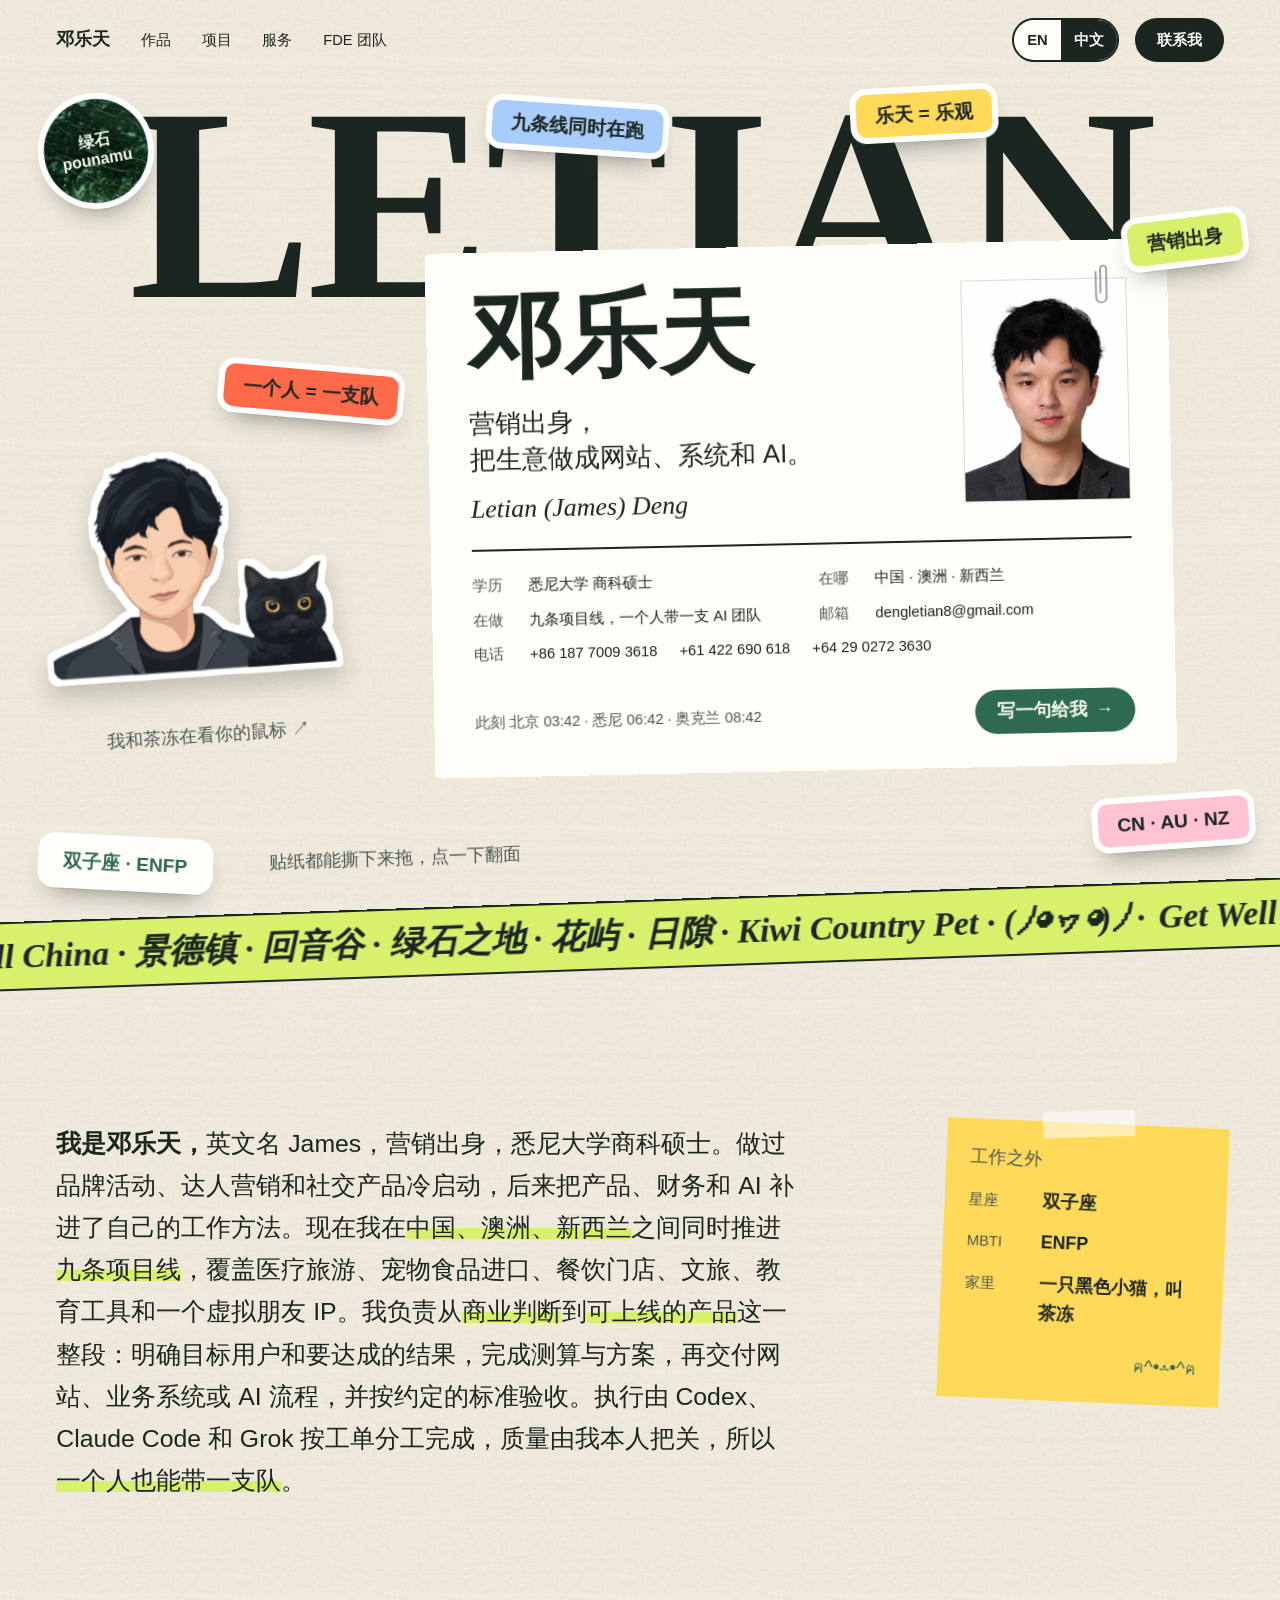
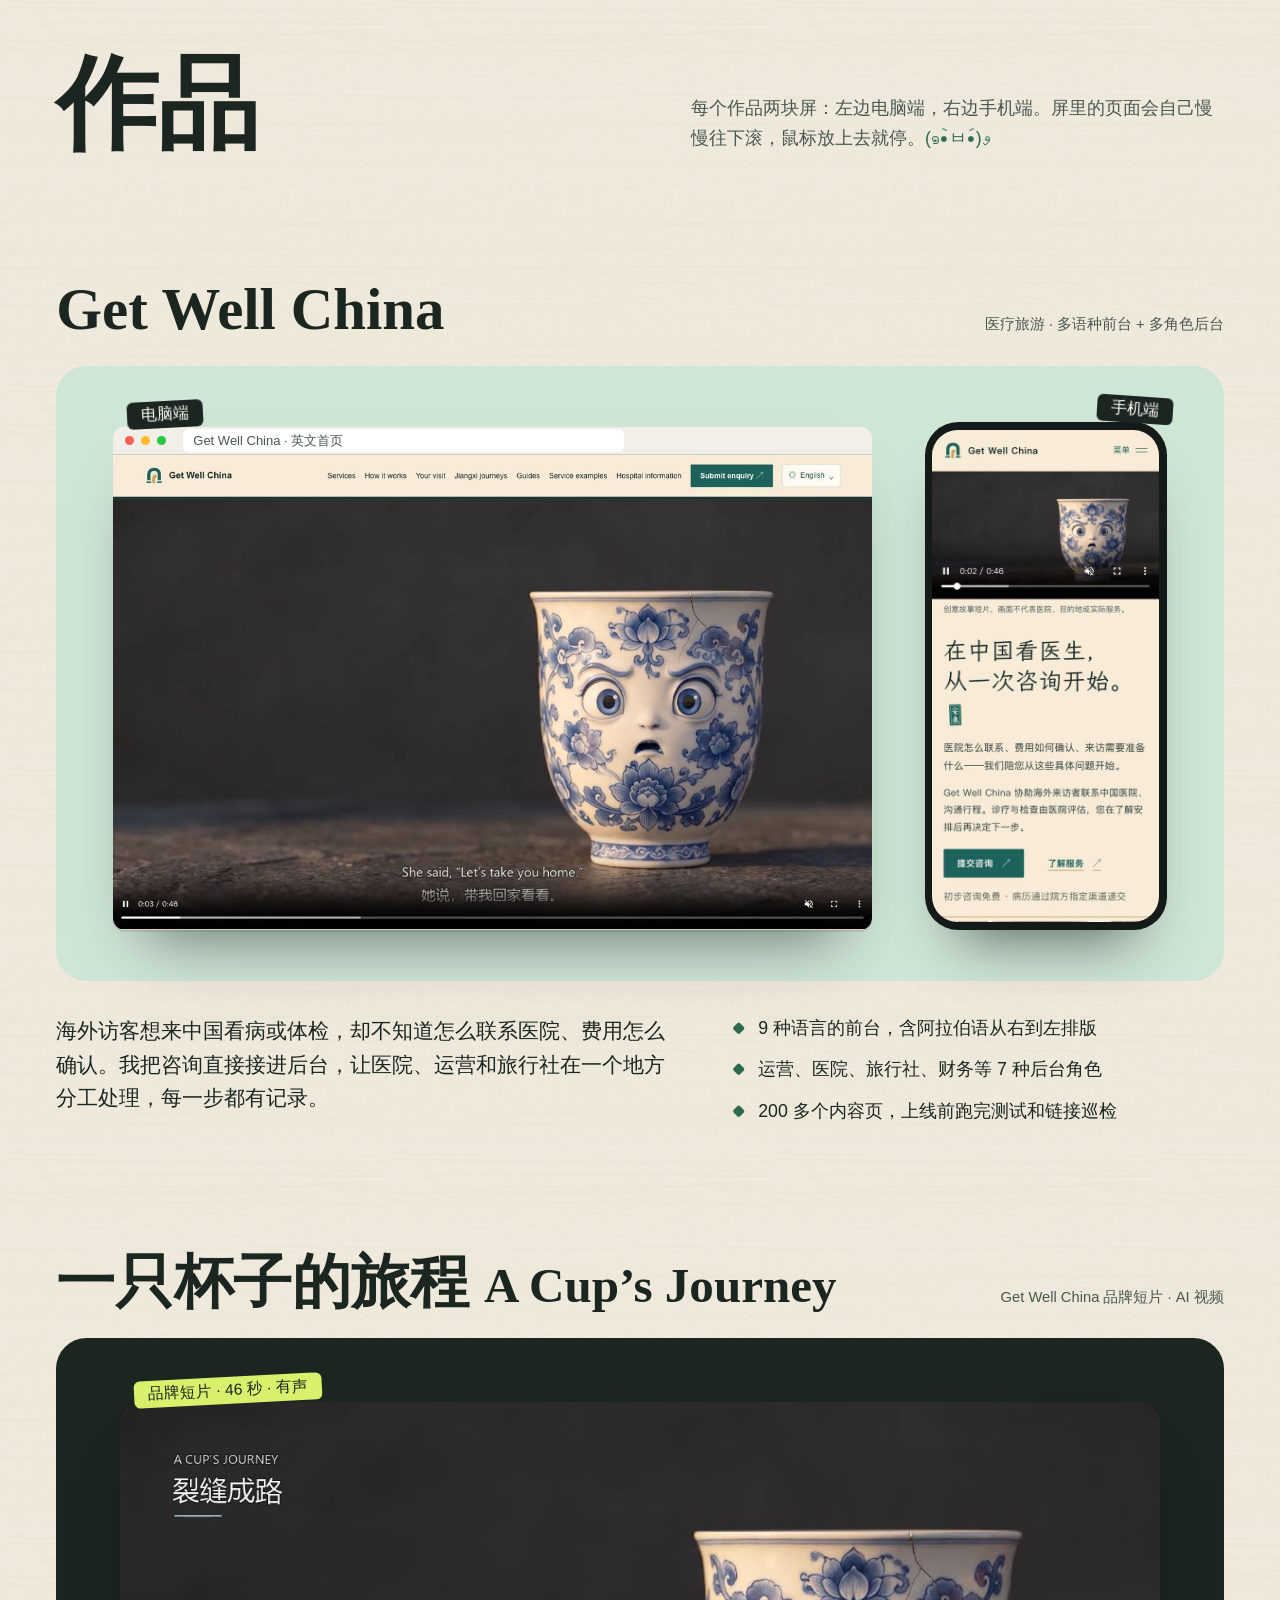
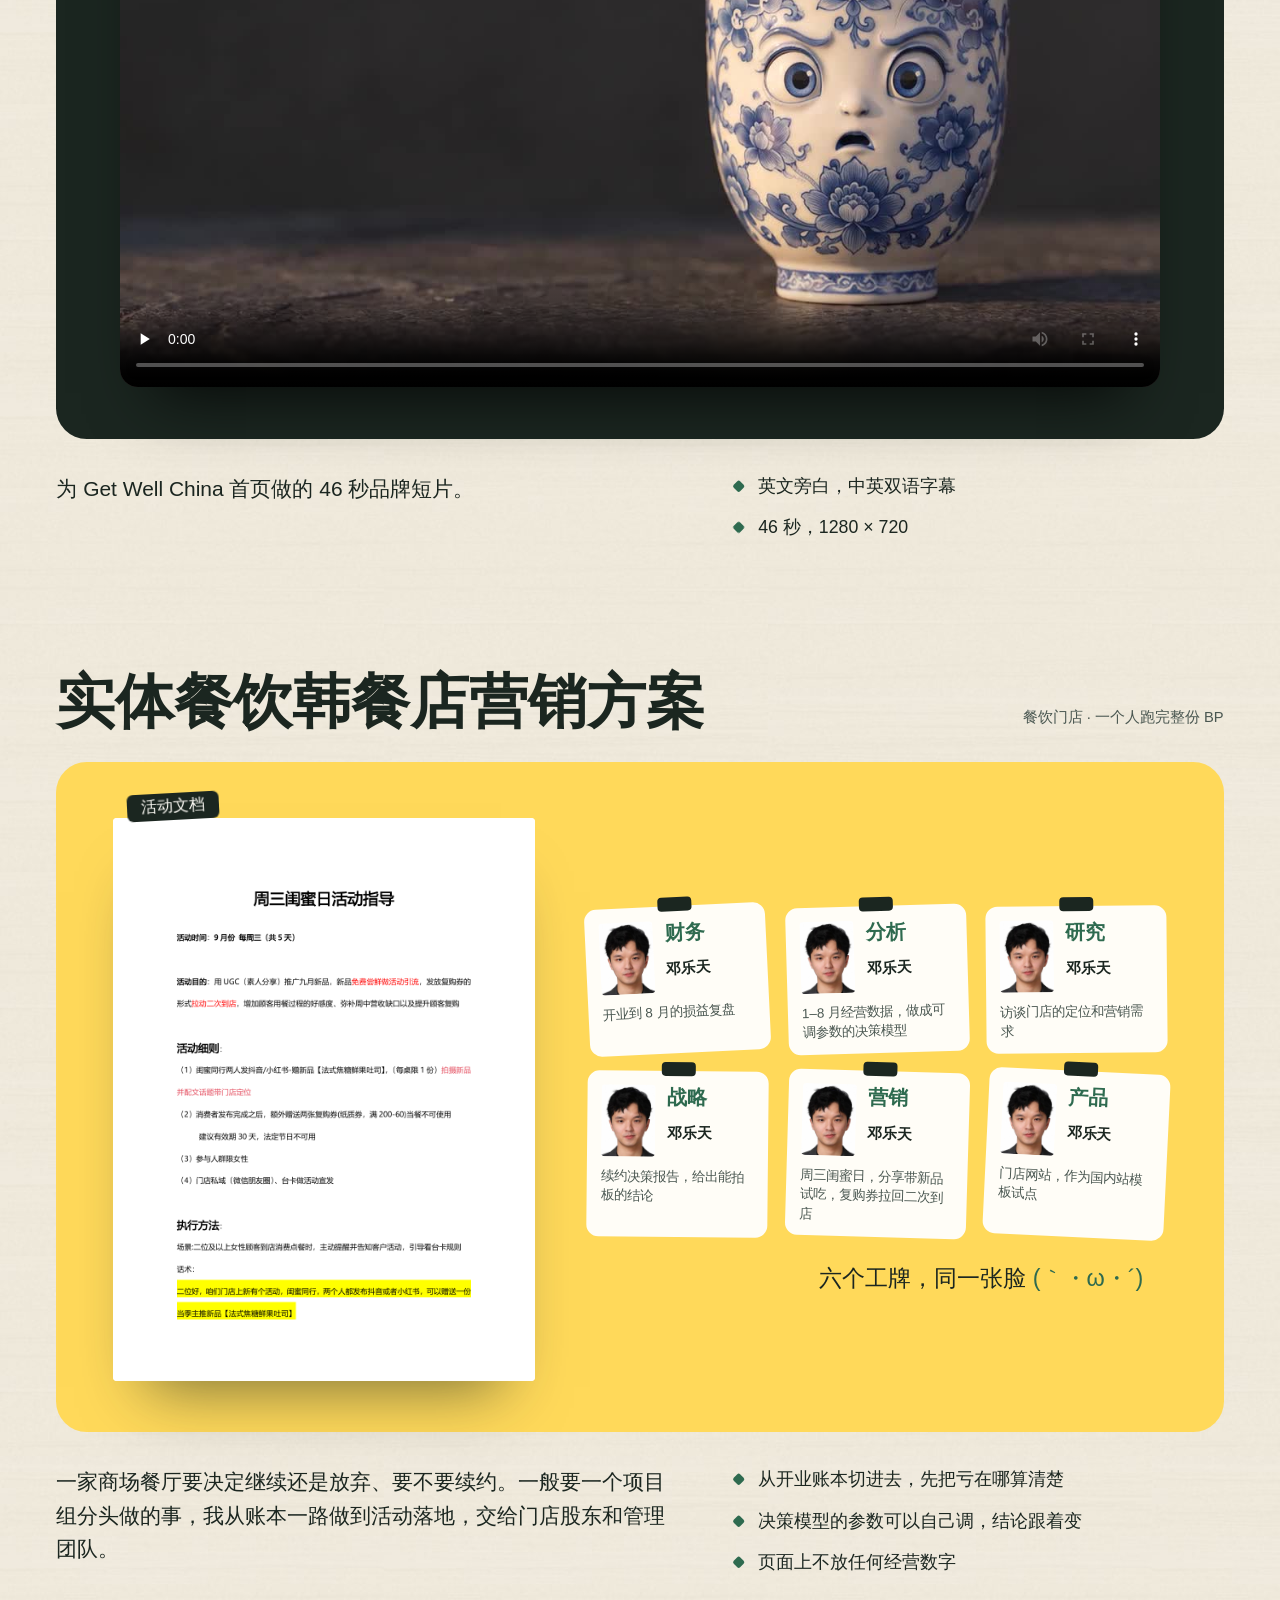
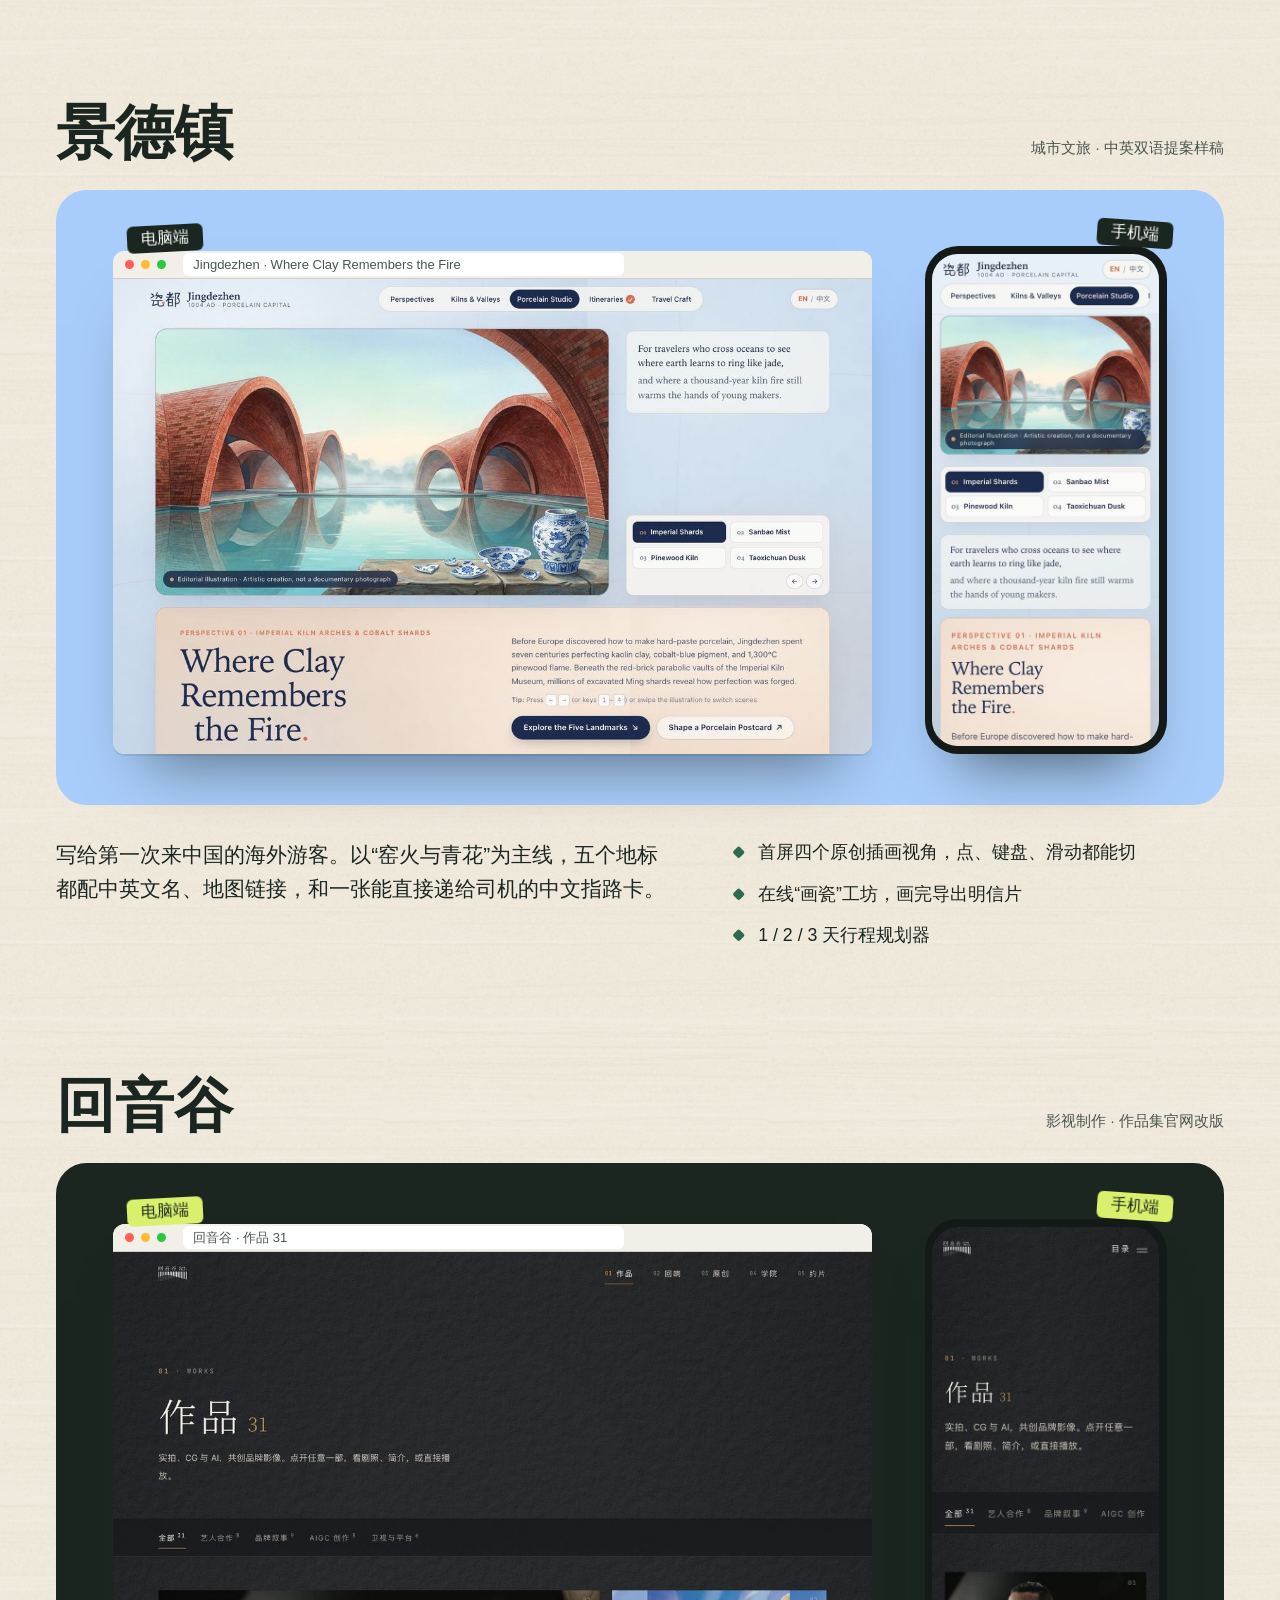
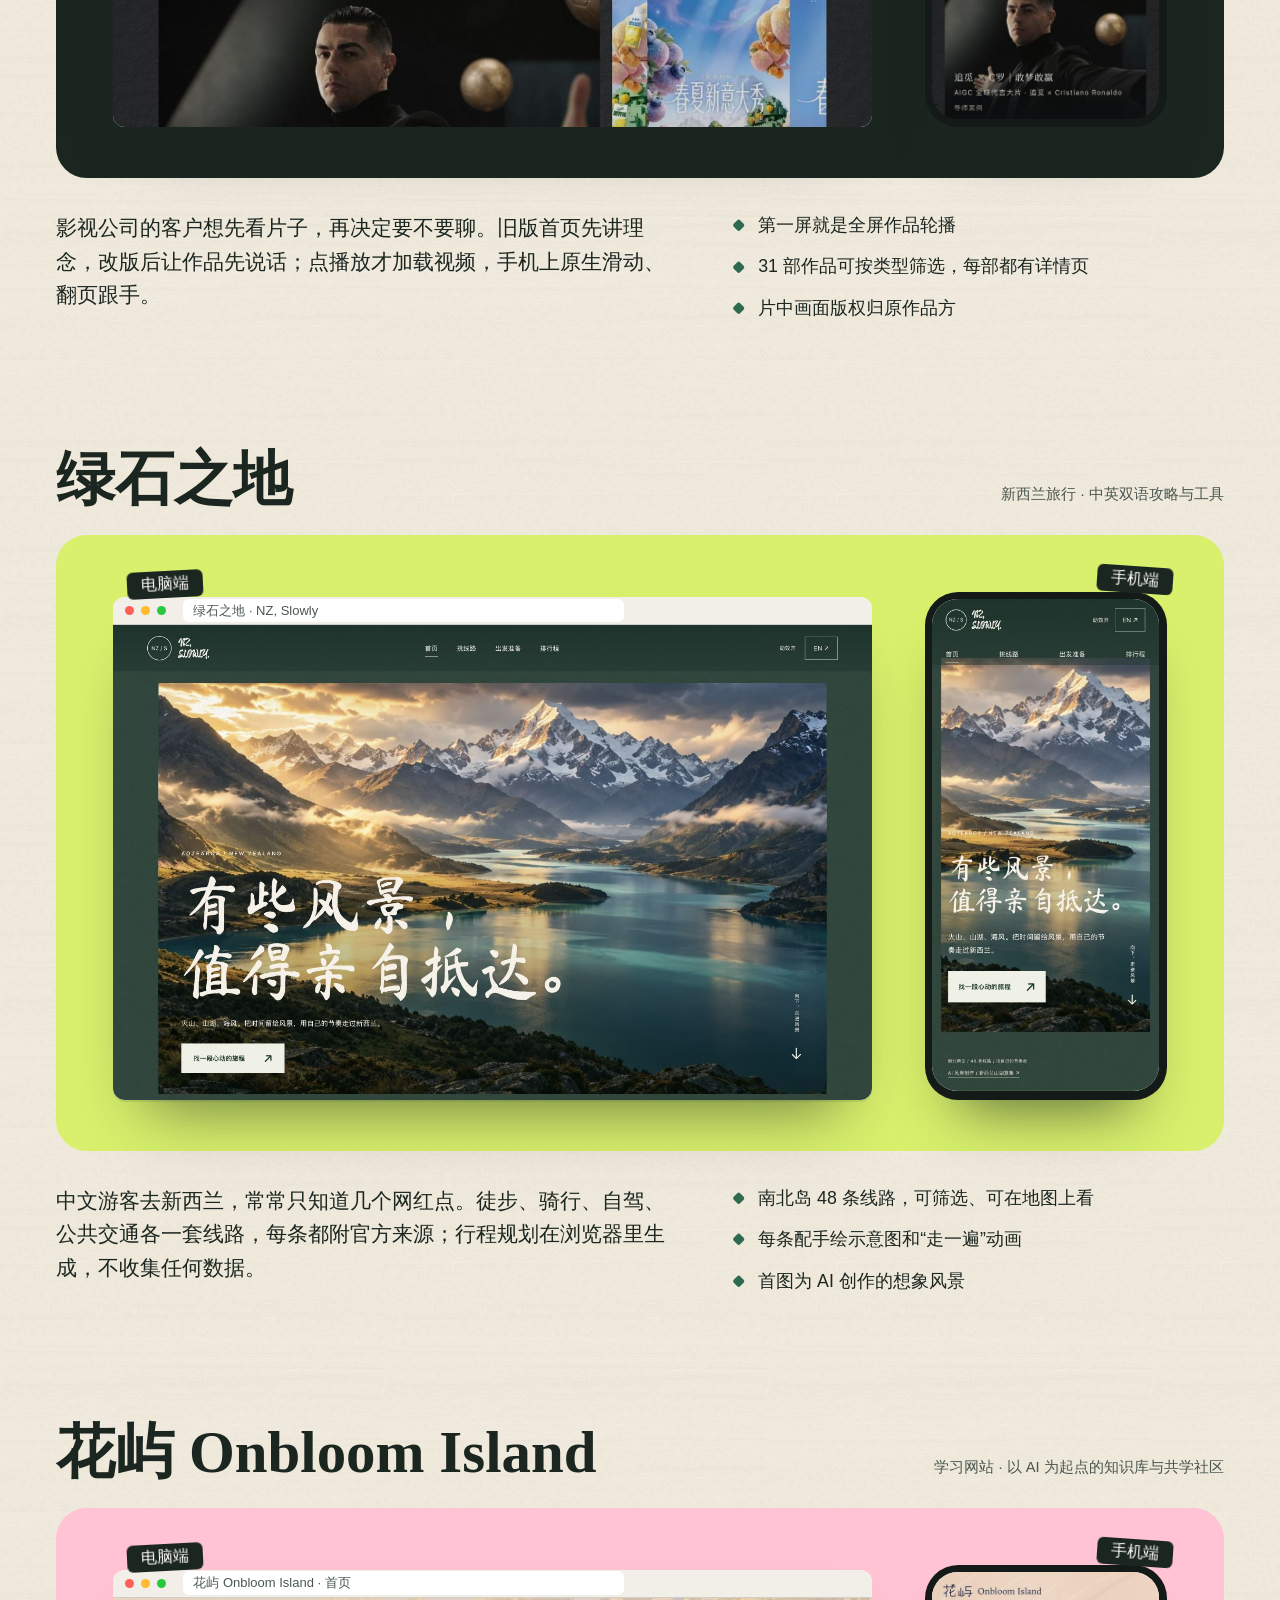
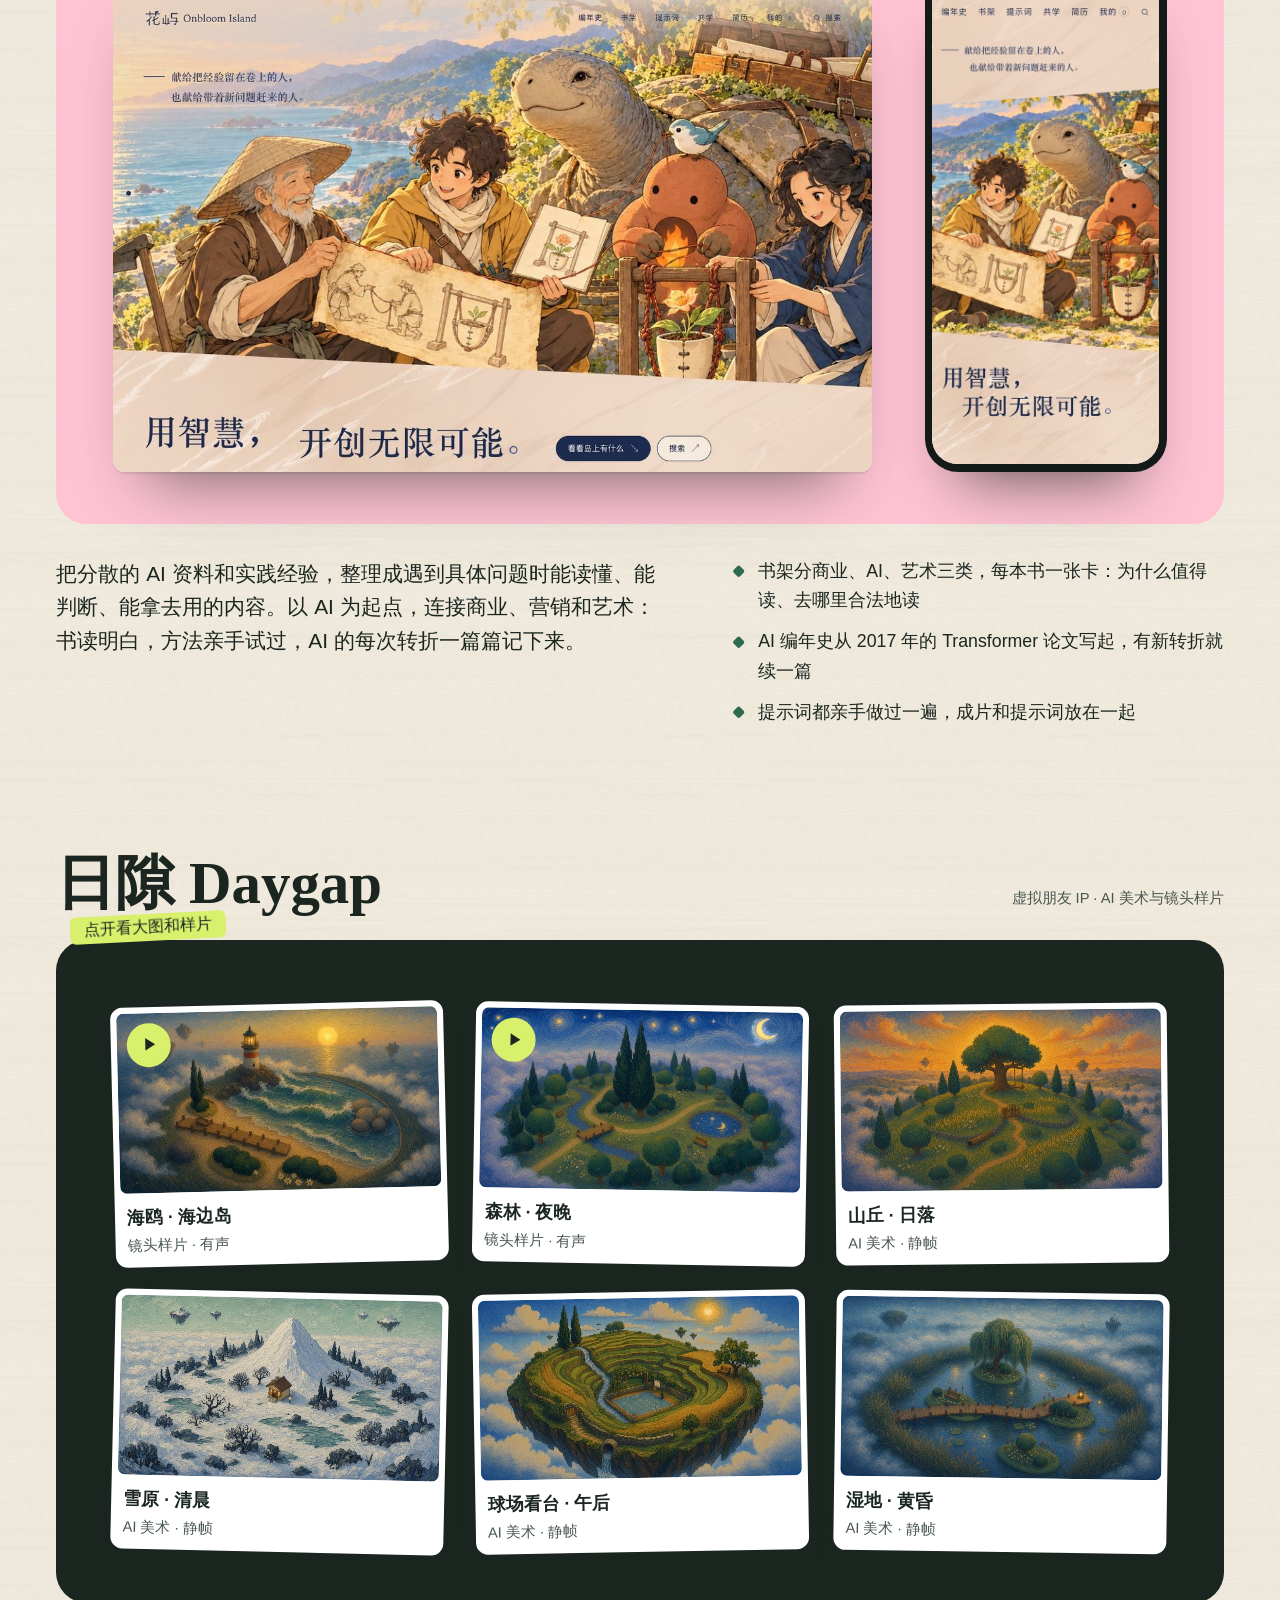
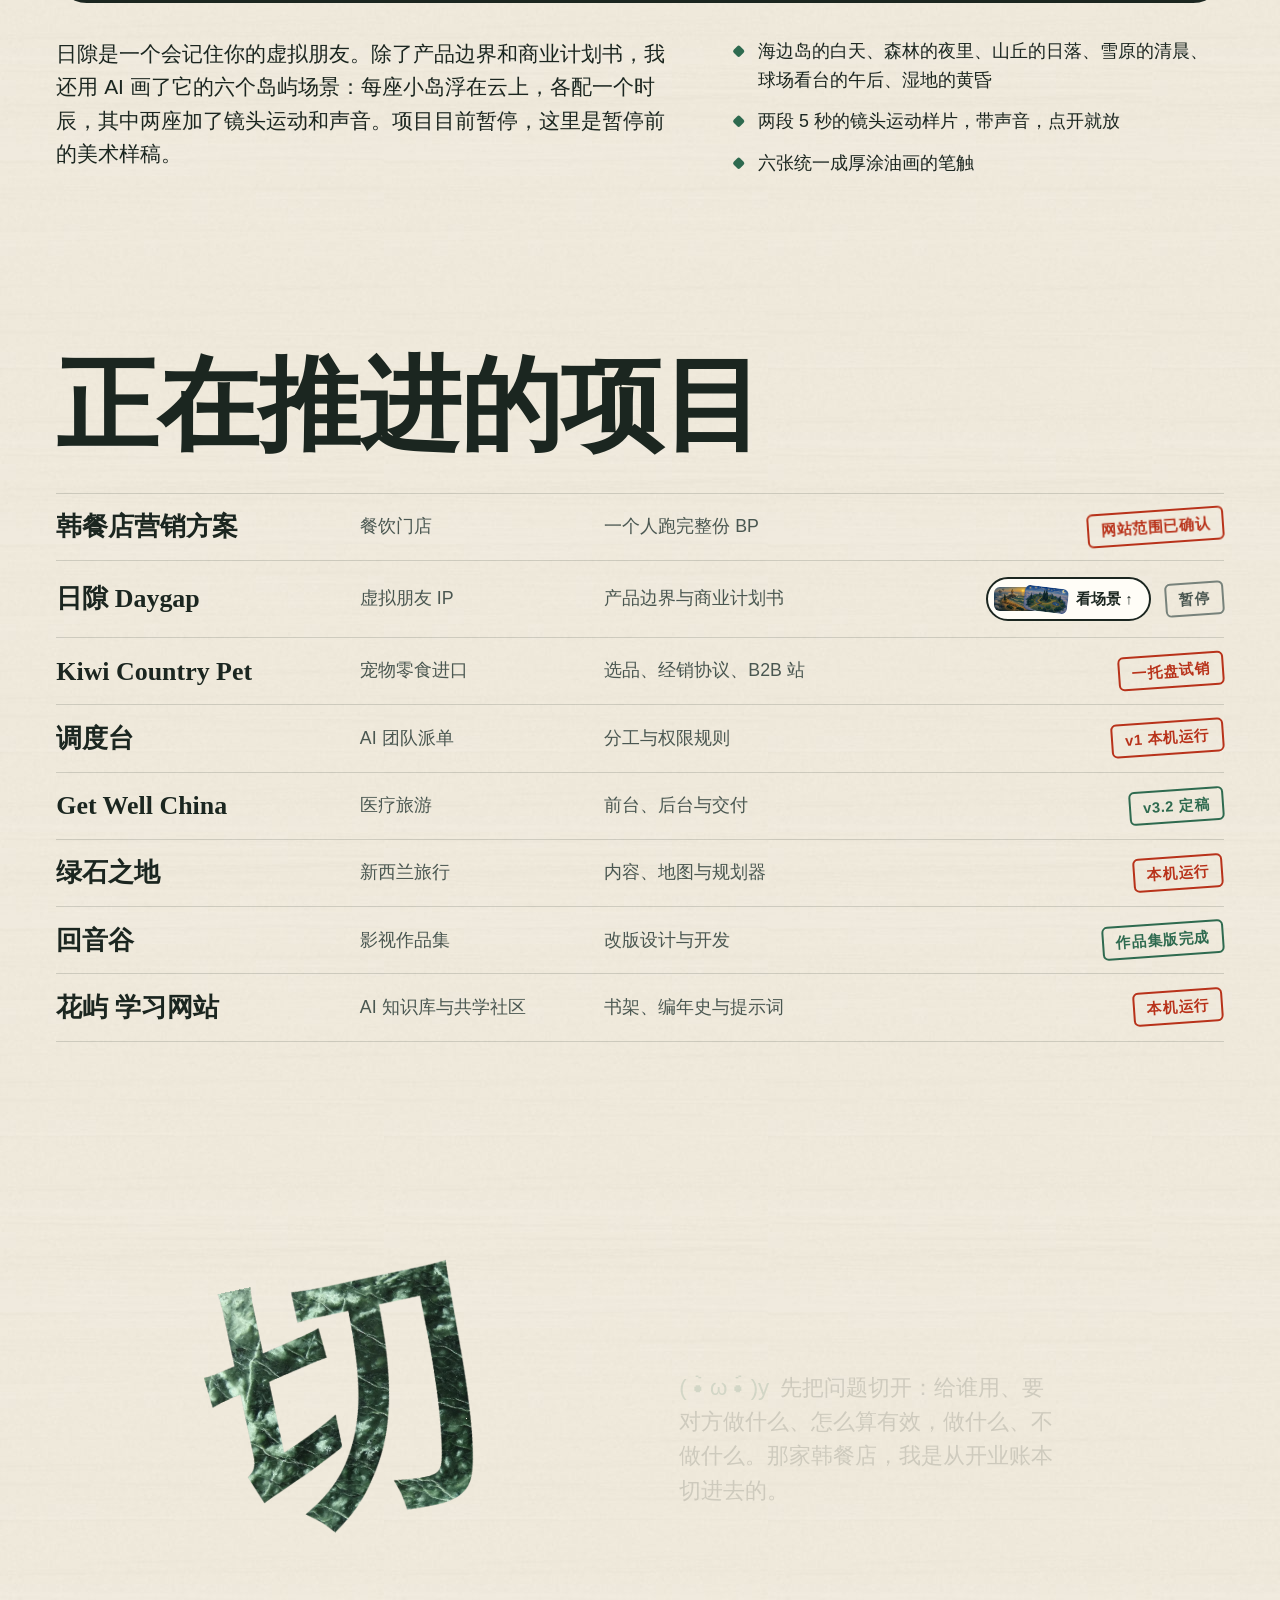
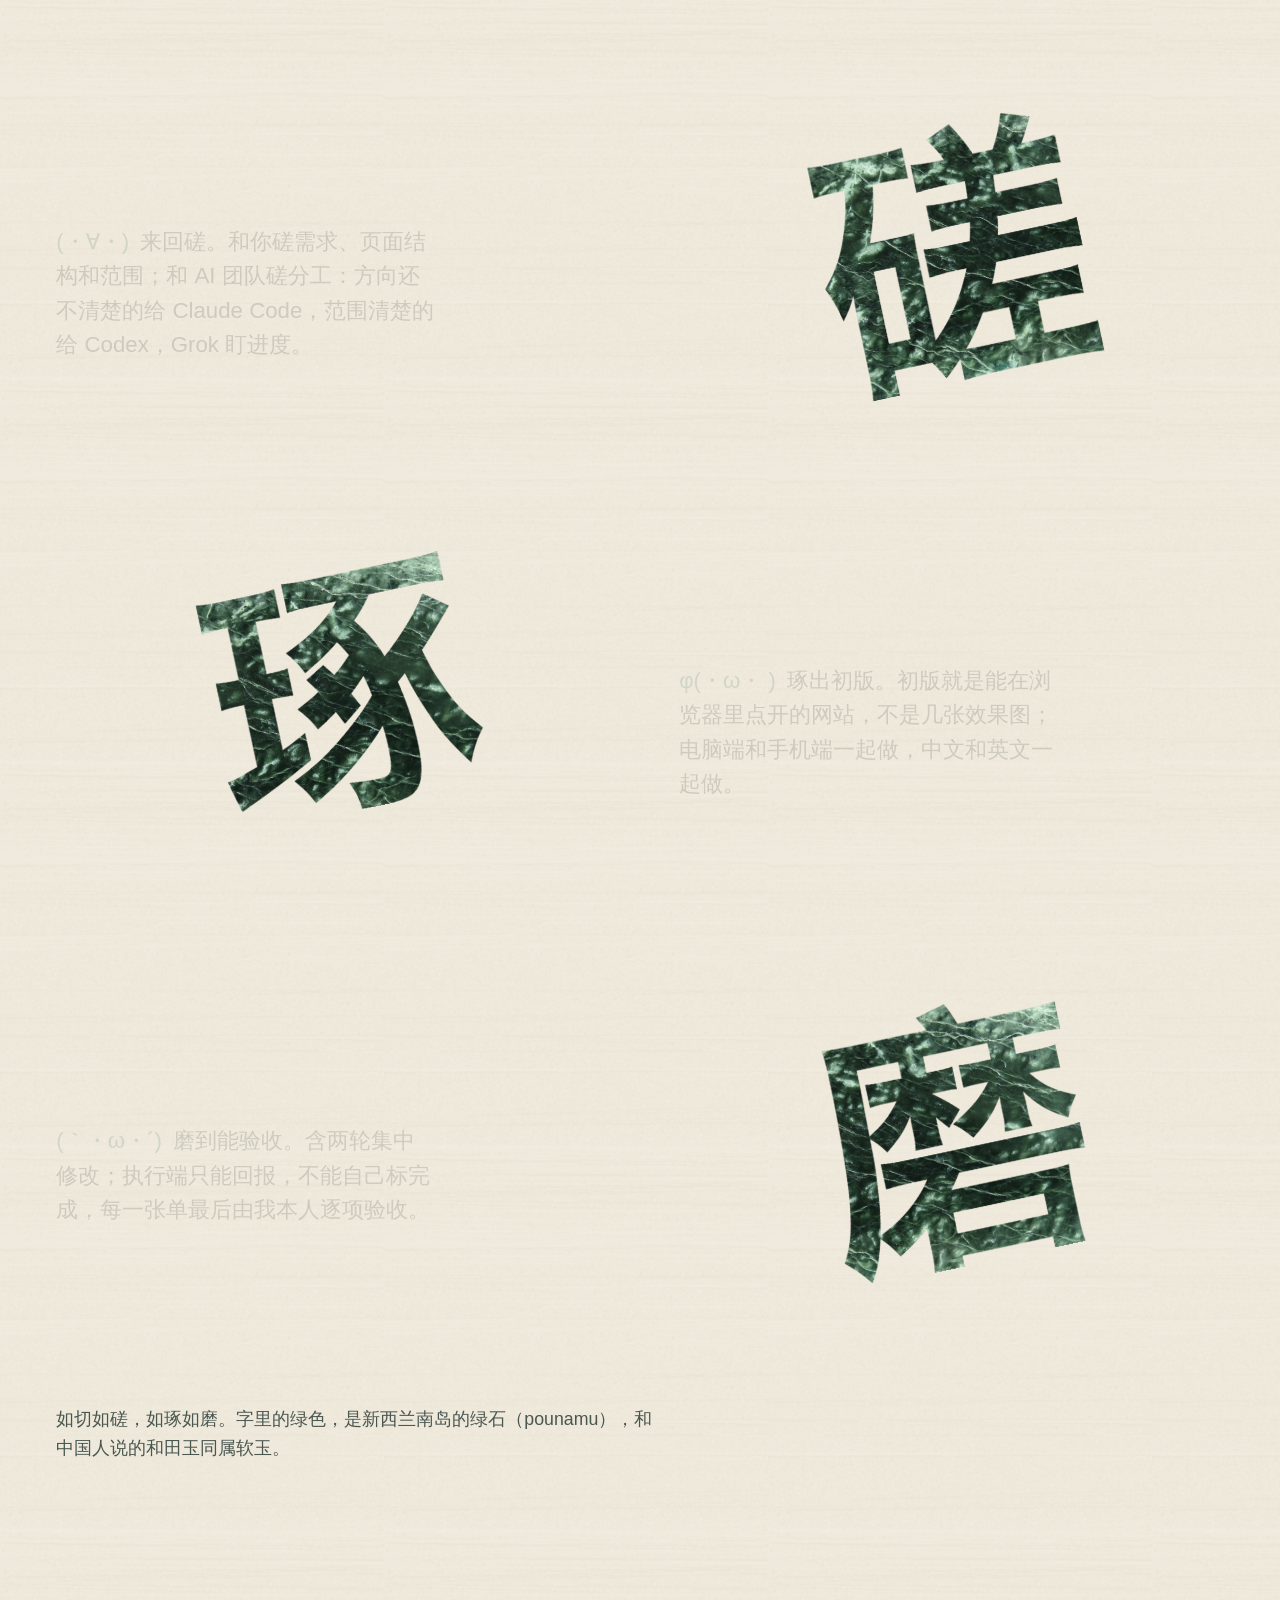
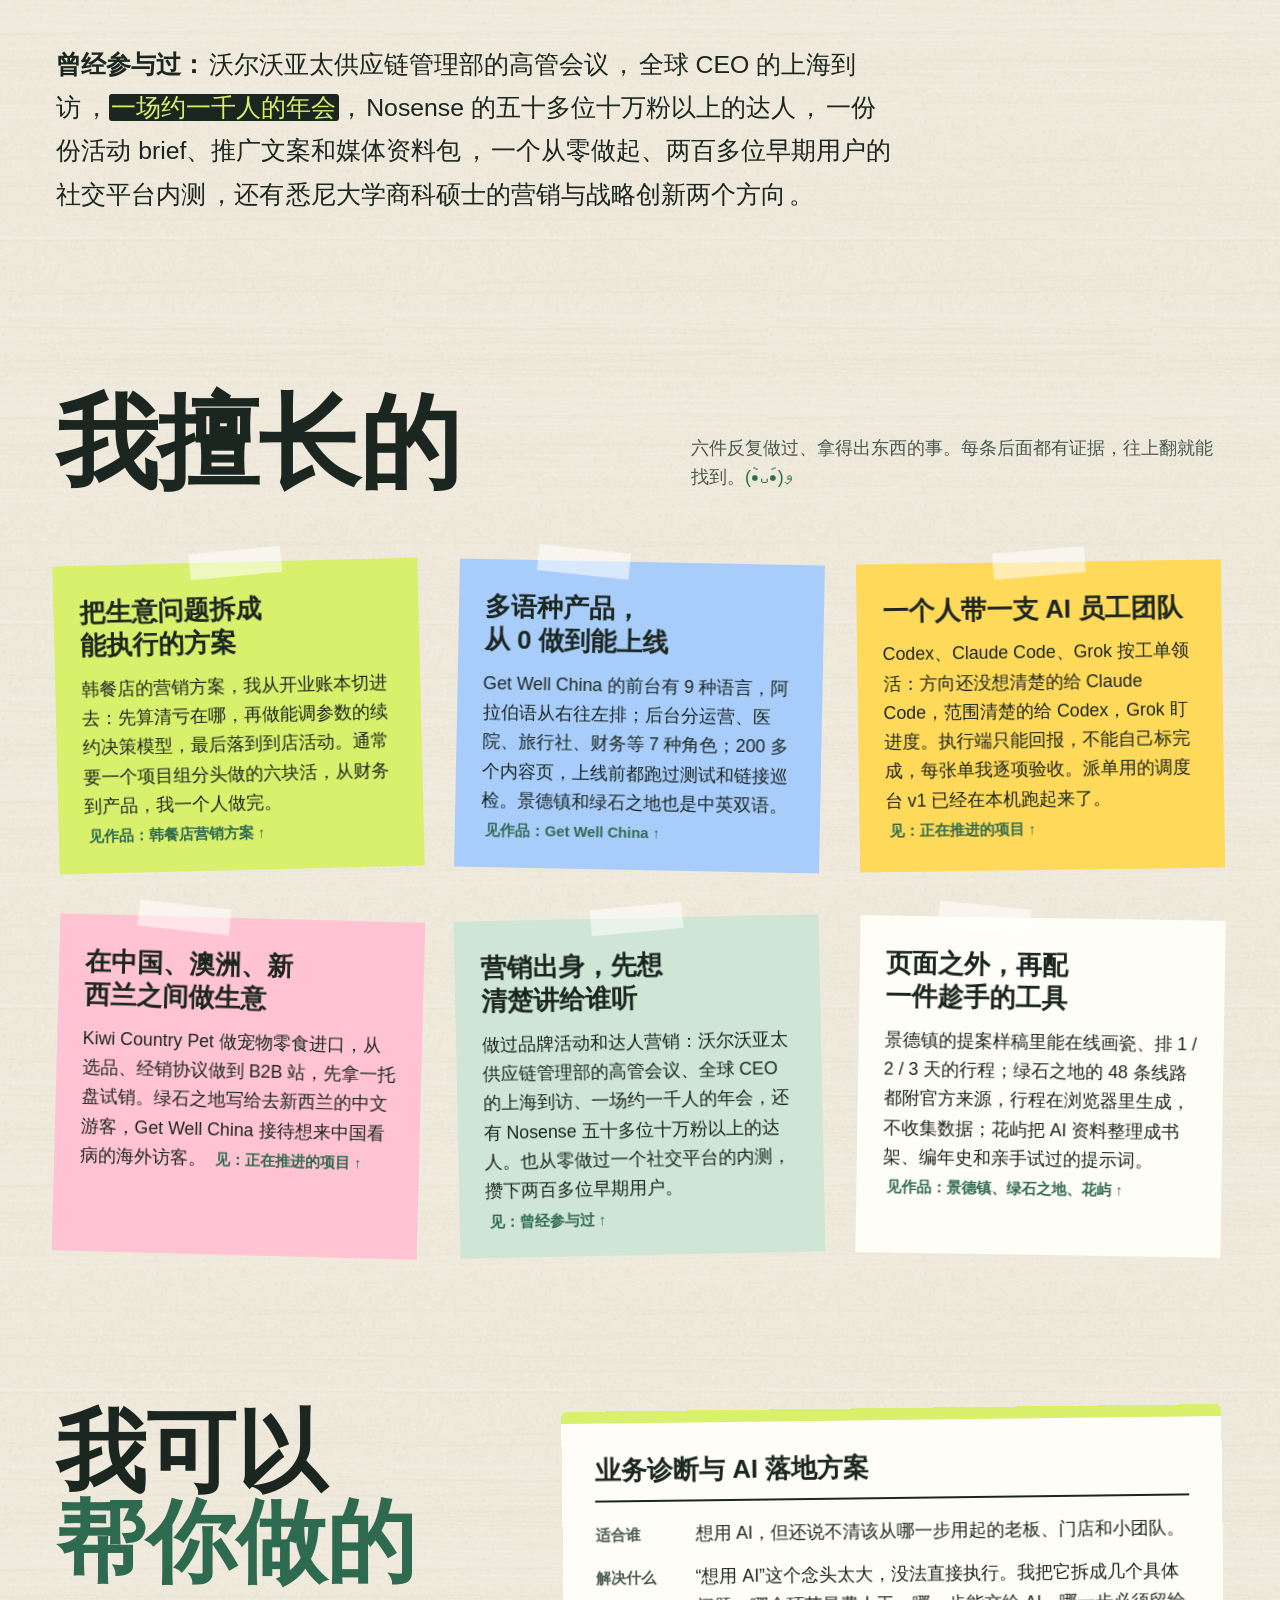
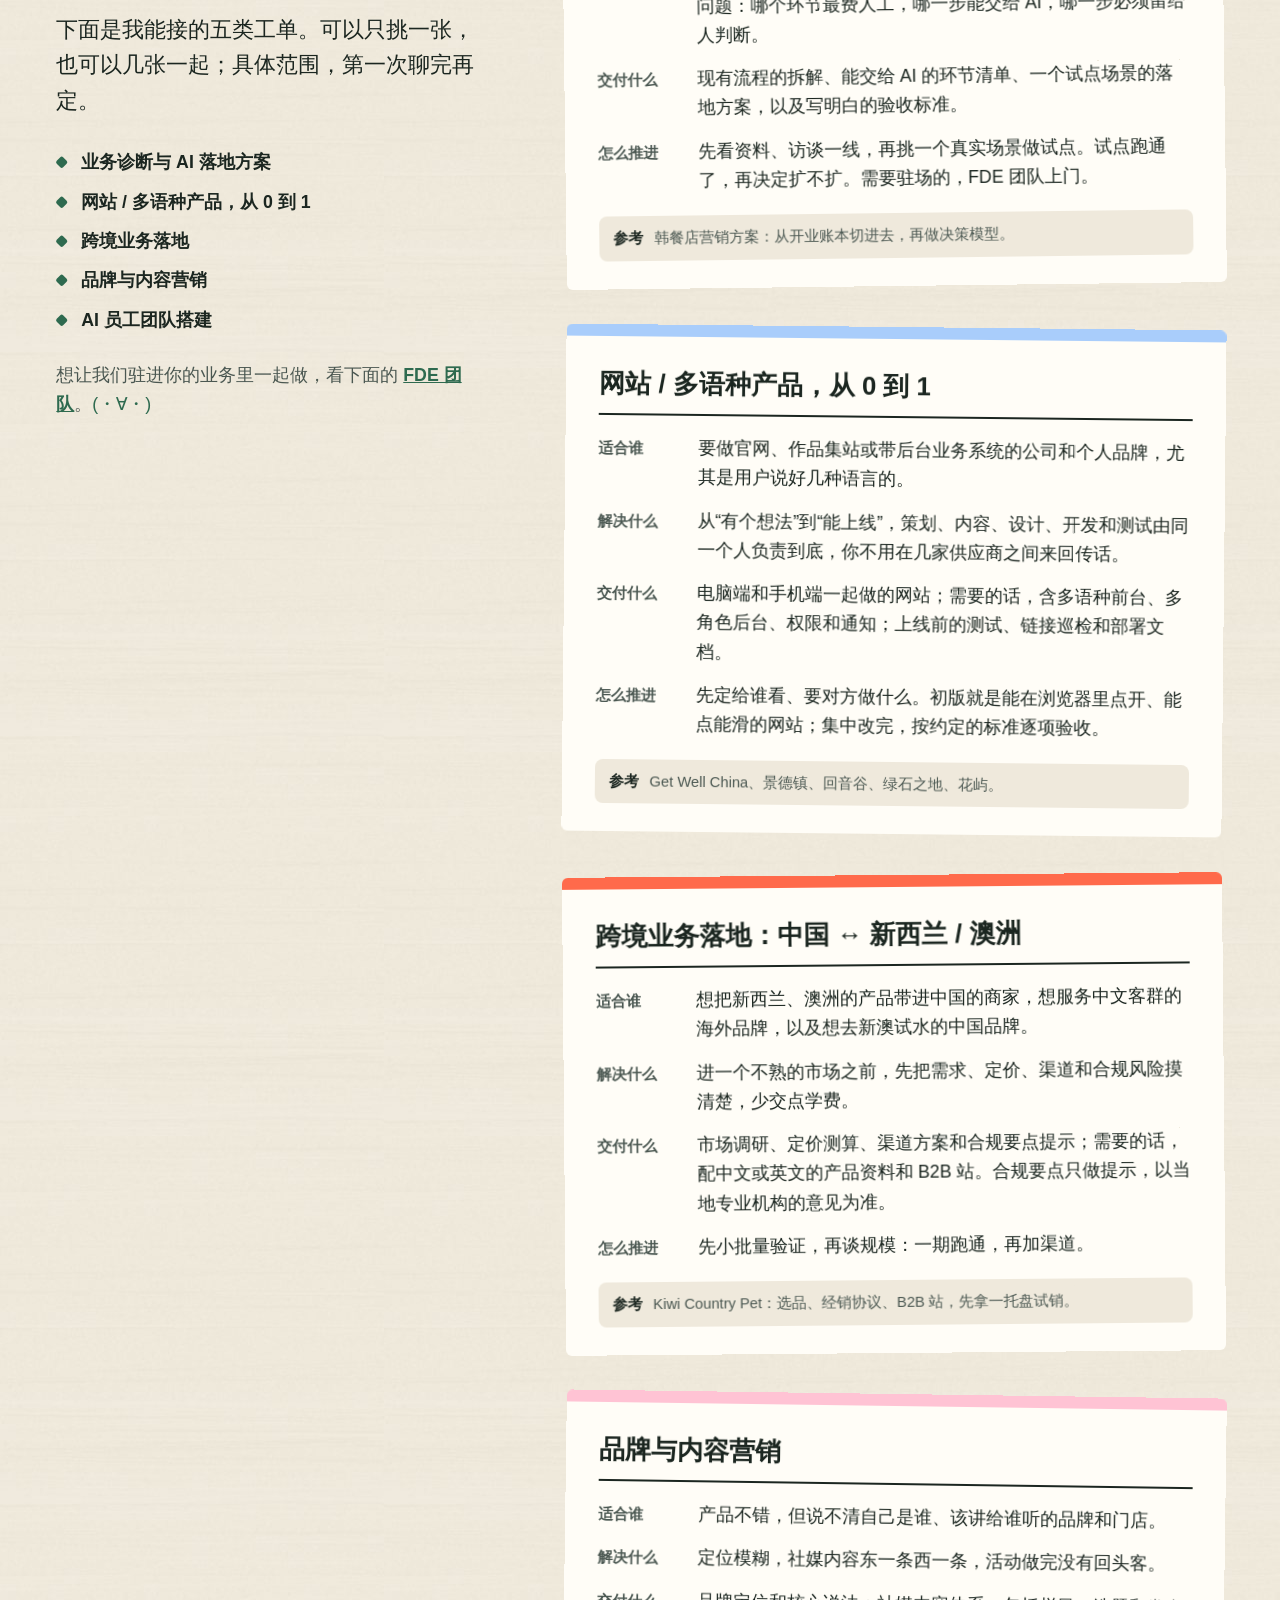
<file: index.html>
<!doctype html>
<html lang="zh-CN">
<head>
<meta charset="utf-8">
<meta name="viewport" content="width=device-width, initial-scale=1">
<title>邓乐天 · 个人站</title>
<meta name="description" content="邓乐天（James），营销出身的跨境项目操盘手，在中国、澳洲、新西兰之间，把生意做成网站、系统和 AI 流程；也可以带 FDE 团队驻进业务里落地。">
<link rel="canonical" href="https://dengletian702-rgb.github.io/letian-site/">
<link rel="alternate" hreflang="zh-CN" href="https://dengletian702-rgb.github.io/letian-site/">
<link rel="alternate" hreflang="en" href="https://dengletian702-rgb.github.io/letian-site/en/">
<link rel="alternate" hreflang="x-default" href="https://dengletian702-rgb.github.io/letian-site/">
<meta property="og:type" content="website">
<meta property="og:site_name" content="邓乐天 Letian Deng">
<meta property="og:locale" content="zh_CN">
<meta property="og:locale:alternate" content="en_GB">
<meta property="og:url" content="https://dengletian702-rgb.github.io/letian-site/">
<meta property="og:title" content="邓乐天 · 营销出身，把生意做成网站、系统和 AI">
<meta property="og:description" content="邓乐天（James），营销出身的跨境项目操盘手，在中国、澳洲、新西兰之间，把生意做成网站、系统和 AI 流程；也可以带 FDE 团队驻进业务里落地。">
<meta property="og:image" content="https://dengletian702-rgb.github.io/letian-site/assets/og/og-zh.jpg">
<meta property="og:image:width" content="1200">
<meta property="og:image:height" content="630">
<meta property="og:image:alt" content="邓乐天：营销出身，把生意做成网站、系统和 AI">
<meta name="twitter:card" content="summary_large_image">
<meta name="theme-color" content="#efe9dc">
<link rel="preload" as="image" href="assets/v3/portrait-cv.jpg">
<link rel="stylesheet" href="v3.css">
</head>
<body>

<section class="hero" id="top">
  <header class="top">
    <nav class="top-left" aria-label="页面">
      <a class="mark" href="#top">邓乐天</a>
      <a href="#work">作品</a>
      <a href="#now">项目</a>
      <a href="#services">服务</a>
      <a href="#fde">FDE 团队</a>
    </nav>
    <div class="top-right">
      <nav class="lang" aria-label="语言 Language"><a href="en/" lang="en" hreflang="en" data-lang-link>EN</a><span aria-current="true">中文</span></nav>
      <a class="act" href="#contact">联系我</a>
    </div>
  </header>

  <div class="desk" data-desk>
    <p class="giant" aria-hidden="true" data-giant><span style="--i:0"><i>L</i></span><span style="--i:1"><i>E</i></span><span style="--i:2"><i>T</i></span><span style="--i:3"><i>I</i></span><span style="--i:4"><i>A</i></span><span style="--i:5"><i>N</i></span></p>

    <article class="cv" aria-labelledby="cv-name">
      <div class="cv-top">
        <div class="cv-id">
          <h1 id="cv-name">邓乐天</h1>
          <p class="cv-role">营销出身，<br>把生意做成网站、系统和 AI。</p>
          <p class="cv-en">Letian (James) Deng</p>
        </div>
        <figure class="cv-photo">
          <svg class="clip" viewBox="0 0 24 64" aria-hidden="true"><path d="M8 44V12a4 4 0 0 1 8 0v38a7 7 0 0 1-14 0V16" fill="none" stroke="currentColor" stroke-width="2.2" stroke-linecap="round"/></svg>
          <img src="assets/v3/portrait-cv.jpg" width="600" height="800" alt="邓乐天的证件照：深灰西装，黑色内搭，白色背景" fetchpriority="high">
        </figure>
      </div>
      <dl class="cv-rows">
        <div><dt>学历</dt><dd>悉尼大学 商科硕士</dd></div>
        <div><dt>在哪</dt><dd>中国 · 澳洲 · 新西兰</dd></div>
        <div><dt>在做</dt><dd>九条项目线，一个人带一支 AI 团队</dd></div>
        <div><dt>邮箱</dt><dd><a href="mailto:dengletian8@gmail.com">dengletian8@gmail.com</a></dd></div>
        <div class="wide"><dt>电话</dt><dd class="tels"><a href="tel:+8618770093618">+86 187 7009 3618</a><a href="tel:+61422690618">+61 422 690 618</a><a href="tel:+642902723630">+64 29 0272 3630</a></dd></div>
      </dl>
      <div class="cv-foot">
        <p class="now-line" data-nowline>北京 UTC+8 · 悉尼 UTC+11 · 奥克兰 UTC+13</p>
        <a class="btn" href="#contact">写一句给我 <span aria-hidden="true">→</span></a>
      </div>
    </article>

    <button class="face face-hero toon" type="button" data-face aria-label="乐天和茶冻的卡通头像，眼睛跟着你的鼠标，点一下">
      <svg class="toon-art" viewBox="-30 -30 1060 840" aria-hidden="true"><defs><filter id="h-die" x="-6%" y="-6%" width="112%" height="112%" color-interpolation-filters="sRGB"><feMorphology in="SourceAlpha" operator="dilate" radius="20" result="d"/><feGaussianBlur in="d" stdDeviation="5" result="b"/><feComponentTransfer in="b" result="t"><feFuncA type="linear" slope="6" intercept="-2"/></feComponentTransfer><feFlood flood-color="#fff"/><feComposite in2="t" operator="in" result="w"/><feMerge><feMergeNode in="w"/><feMergeNode in="SourceGraphic"/></feMerge></filter><clipPath id="h-frame"><rect x="0" y="0" width="1000" height="780" rx="36"/></clipPath></defs><g filter="url(#h-die)"><g clip-path="url(#h-frame)"><svg class="lt" x="0" y="0" width="780" height="780" viewBox="-35 118 1100 1100"><g id="lt-attire"><path d="M-110 1250C-102 1194 -65 1141 -8 1113 49 1085 160 1059 251 1014L316 969Q337 947 358 940L704 943Q728 956 751 989L792 1025C868 1058 961 1083 1031 1118 1078 1143 1115 1181 1129 1250Z" fill="#3b4148" stroke="#181d24" stroke-width="5"/><path d="M-102 1250Q-84 1166 -17 1126 63 1082 212 1048 102 1091 50 1136 20 1179 6 1250Z" fill="#2c323a"/><path d="M850 1052Q933 1073 1020 1120 1081 1153 1120 1249L925 1250 950 1192Q919 1137 850 1052Z" fill="#2c323a"/><path d="M301 1017L354 946 704 946 749 1019 681 1250H360Z" fill="#1c2025" stroke="#181d24" stroke-width="4"/><path d="M397.4 846C402.2 907 403.8 961 394.2 1003C395 1033 421.4 1073 452.6 1096C472.6 1110 498.2 1117 524.6 1118C572.6 1119 611.8 1101 637.4 1068C652.6 1049 661.4 1022 662.2 997C655 949 656.6 903 663 853Z" fill="#f7cfb0" stroke="#794f44" stroke-width="3.2"/><defs><clipPath id="lt-neckcut"><path d="M397.4 846C402.2 907 403.8 961 394.2 1003C395 1033 421.4 1073 452.6 1096C472.6 1110 498.2 1117 524.6 1118C572.6 1119 611.8 1101 637.4 1068C652.6 1049 661.4 1022 662.2 997C655 949 656.6 903 663 853Z"/></clipPath></defs><g clip-path="url(#lt-neckcut)"><path d="M389.4 846L671 830L667.8 1120L617.4 1120Q587 1046 555 1004Q509.4 976 455.8 962Q417.4 950 394.2 926Z" fill="#dba48a"/><path d="M631 912Q636.6 1010 613.4 1061Q594.2 1095 558.2 1123L667.8 1125L671.8 892Z" fill="#efbd9c"/></g><path d="M354 996C365 1036 397 1078 435 1101 463 1119 495 1125 533 1125 590 1126 638 1106 668 1072 687 1051 696 1023 699 991L706 1015Q695 1075 658 1110C620 1146 567 1159 518 1157 449 1155 386 1126 360 1081L341 1034Z" fill="#282c32"/><path d="M362 1051C387 1110 455 1148 524 1148 599 1150 664 1121 692 1058" fill="none" stroke="#32363b" stroke-width="2"/><path d="M393 1095l-2 7" fill="none" stroke="#383b3e" stroke-width="1.2"/><path d="M405 1105l-2 7" fill="none" stroke="#383b3e" stroke-width="1.2"/><path d="M420 1114l-2 7" fill="none" stroke="#383b3e" stroke-width="1.2"/><path d="M438 1124l-2 7" fill="none" stroke="#383b3e" stroke-width="1.2"/><path d="M457 1131l-2 7" fill="none" stroke="#383b3e" stroke-width="1.2"/><path d="M477 1136l-2 7" fill="none" stroke="#383b3e" stroke-width="1.2"/><path d="M498 1139l-2 7" fill="none" stroke="#383b3e" stroke-width="1.2"/><path d="M521 1140l-2 7" fill="none" stroke="#383b3e" stroke-width="1.2"/><path d="M544 1140l-2 7" fill="none" stroke="#383b3e" stroke-width="1.2"/><path d="M566 1137l-2 7" fill="none" stroke="#383b3e" stroke-width="1.2"/><path d="M591 1133l-2 7" fill="none" stroke="#383b3e" stroke-width="1.2"/><path d="M614 1127l-2 7" fill="none" stroke="#383b3e" stroke-width="1.2"/><path d="M638 1116l-2 7" fill="none" stroke="#383b3e" stroke-width="1.2"/><path d="M656 1104l-2 7" fill="none" stroke="#383b3e" stroke-width="1.2"/><path d="M358 942Q321 964 294 994L237 1032 288 1067 258 1082 362 1190 400 1241 419 1241C390 1151 368 1042 358 942Z" fill="#494f55" stroke="#181d24" stroke-width="3.8"/><path d="M294 994L239 1032 290 1067 260 1082 272 1082 308 1069 259 1033Z" fill="#626971"/><path d="M702 943Q738 958 770 998L807 1037 775 1062 801 1080Q736 1145 687 1240L648 1240C680 1129 704 1020 702 943Z" fill="#494f55" stroke="#181d24" stroke-width="4"/><path d="M772 1000L808 1038 778 1063 801 1080 794 1087 763 1062 796 1037Z" fill="#2c323a"/><path d="M285 1098Q335 1153 372 1204" fill="none" stroke="#687076" stroke-width="2.4"/><g id="lt-lapel-pin"><path d="M744 1052l7-10 6 3 6-9" fill="none" stroke="#263338" stroke-width="5.5"/><path d="M744 1051l7-10 6 3 6-9" fill="none" stroke="#8ab9ab" stroke-width="2.3"/><circle cx="744" cy="1051" r="2.75" fill="#a7cfbf"/><circle cx="753" cy="1042" r="2.75" fill="#a7cfbf"/><circle cx="763" cy="1035" r="2.75" fill="#a7cfbf"/></g><path d="M775 1092Q737 1136 705 1187" fill="none" stroke="#60686f" stroke-width="2.1"/><path d="M85 1114Q60 1130 25 1172" fill="none" stroke="#596168" stroke-width="2"/><path d="M971 1137Q1000 1164 1021 1207" fill="none" stroke="#252a30" stroke-width="3"/><path d="M894 1184l55-10" fill="none" stroke="#242b32" stroke-width="4.8"/><path d="M895 1179l53-10" fill="none" stroke="#626971" stroke-width="1.8"/></g><g id="lt-ears"><path d="M290 645C277 626 261 625 254 638C247 650 256 674 264.2 699.1L281 740.9Q290.7 765.1 308.7 774.4Q323.3 781.8 334.2 771.6L324 716.7Z" fill="#efbd9c" stroke="#794f44" stroke-width="4"/><path d="M738 650Q756 621 777 618Q794 616 795 637Q794 654 784 680.5L762.4 737.2Q750.7 767 729.4 773.5Q710.8 780.9 703.3 767.9L709.6 705.6Z" fill="#efbd9c" stroke="#794f44" stroke-width="4"/><path d="M264 647Q274 642 282 660.9L305.3 719.5L304.3 746.5Q291.7 747.4 284.8 732.5L272.3 701.9Q291.9 712.1 286 691.6Z" fill="#dba48a"/><path d="M778 636Q763 633 755 660L734.2 712.1Q745.5 706.5 754.2 711.1Q759 724.2 743.3 740L739.2 748.4Q751.5 744.6 761.2 722.3L778 674Q786 647 778 636Z" fill="#dba48a"/><path d="M261 648Q275 643 282 667.4" fill="none" stroke="#a76758" stroke-width="3"/><path d="M775 646Q761 652 759 671.2M752 681.4Q743 688.8 741.7 700.9" fill="none" stroke="#a76758" stroke-width="3"/></g><g id="lt-face"><path d="M292 546C302 445 361 363 474 354C576 341 694 395 738 480C765 534 760 605 753 680.5C746.5 729.8 726.5 773.5 699.7 818.1C680.5 852.5 661.1 879.5 634.1 901.8L596.2 927.8Q565.5 953 527.2 954.8Q500 956.7 477.1 946.4Q447.2 933.4 416.7 910.2Q382.3 886.9 361 855.3Q333.3 818.1 308.8 769.7L285 713.9C275 659 282 593 292 546Z" fill="#f7cfb0" stroke="#794f44" stroke-width="4.5"/><defs><clipPath id="lt-facecut"><path d="M292 546C302 445 361 363 474 354C576 341 694 395 738 480C765 534 760 605 753 680.5C746.5 729.8 726.5 773.5 699.7 818.1C680.5 852.5 661.1 879.5 634.1 901.8L596.2 927.8Q565.5 953 527.2 954.8Q500 956.7 477.1 946.4Q447.2 933.4 416.7 910.2Q382.3 886.9 361 855.3Q333.3 818.1 308.8 769.7L285 713.9C275 659 282 593 292 546Z"/></clipPath></defs><g clip-path="url(#lt-facecut)"><path d="M619 414C656 454 676 495 694 538Q719 565 742 572L759 624L753.7 716.7L703.6 817.2L660 866.5L611.6 903.7L578.4 921.3Q618.9 884.1 635.6 854.4Q656.6 816.2 681.9 789.3Q703.5 759.5 705.9 729.8Q706.7 702.8 692 685.1Q682 673 661 669.3L640 667.4Q677 655 680 636Q679 615 660 606Q637 597 607 602L566 613Q580 596 608 581Q650 567 643 536L629 465Z" fill="#efc2a4"/><path d="M250 585L293 462Q361 382 507 340L713 382L786 517L763 689.8L734.5 707.4L736 613Q717 599 692 588Q670 579 651 544Q650 566 659 577Q638 560 630 521L620 468Q615 429 590 415Q556 418 530 452Q509 478 521 506Q498 486 501 465Q467 485 467 525L480 552Q448 542 441 515L421 538L393 555L397 532Q374 548 351 581Q343 589 332 592L334 572Q297 605 290 654Z" fill="#efbd9c"/><path d="M724 514Q748 556 739 627L730 679.5Q732.7 702.8 736.6 719.5C726.4 762.3 693.8 809.7 671.4 834.8Q652.8 852.5 634 871.1Q601 910.2 558.7 928.8Q533.2 942.7 494.9 937.1Q464.2 932.5 438.3 915.8L419.7 919.5L474.5 961.3L548.5 974.3L631 935.3L720.7 833.9L790 687Z" fill="#efbd9c"/><path d="M743 678.6Q740.5 720.5 725.6 747.4L693 803.2Q683.8 825.5 657.9 847.9Q644.5 862.7 634.2 877.6L667.1 859L730 785.5L768.9 696.3Z" fill="#dba48a"/><path d="M283.1 694.4Q300.5 720.5 314.4 755.8Q329.1 788.3 355.2 828.3L372.4 853.4Q345.2 839.5 328.6 812.5L287 748.4Z" fill="#efbd9c"/><path d="M312.2 718.6C324.2 701.9 344 693.5 366 690.7Q386 688.8 404 692.5C381.1 698.1 357.4 706.5 337.1 719.5L317.5 733.5Q306.9 735.3 312.2 718.6Z" fill="#fcd9bf"/><path d="M463 609Q479 619 481 638Q483 651 473 667.4L460 674Q466 660.9 464 648L453 628Z" fill="#efbd9c"/><path d="M563 596Q548 614 548 643C548 667.4 549 687 562.9 707.4Q572.5 724.2 577.1 737.2C579.7 746.5 571.5 755.8 559.6 765.1L542.9 775.3L507.4 774.4L487.1 770.7L474.2 758.6L475.9 750.2Q487 764.2 507.3 758.6L532.6 752.1Q553.3 746.5 552.5 734.4Q550.7 722.3 540.9 709.3Q535 700.9 536 682.3L538 648Q537 618 551 601Z" fill="#efbd9c"/><path d="M551 652Q552 687 568.8 713Q579.3 730.7 577.9 743.7L570.6 754.9L556.8 760.4L557.9 754.9L567 745.6Q571.2 736.3 563.7 721.4Q551.9 703.7 548 689.8Z" fill="#dba48a"/><path d="M500 683.2Q504 657 509 650L507 701.9Q505.1 723.2 493.3 737.2L485.6 741.8Q496.1 713.9 500 683.2Z" fill="#ffe4c8"/><path d="M496.4 744.6Q509.1 734.4 526.9 733.5L534.7 737.2Q523.9 738.1 514.1 744.6Q503.3 748.4 496.4 744.6Z" fill="#ffe4c8"/><path d="M506.4 774.4Q525.6 780.9 541 773.5L546.9 769.7L545.8 776.2Q527.4 788.3 510.3 781.8Z" fill="#dba48a"/><path d="M468.6 871.1C491.7 881.3 529.2 882.3 551.3 869.2Q544 881.3 527.4 886.9Q501.4 892.5 485.6 882.3Z" fill="#efbd9c"/></g></g><g id="lt-features"><g class="lt-brows"><g id="lt-brow-left"><path d="M332 618Q351 600 381 593L407 592Q431 597 454 614L458 621Q438 612 421 610 401 605 386 610 359 618 339 620Z" fill="#dba48a"/><path d="M335 615Q349 603 380 590L373 596Q395 582 411 590 431 592 452 610L458 617Q439 609 420 606 397 602 378 609 358 615 341 618L347 613Z" fill="#352a29"/><path d="M344 609Q366 596 380 594L364 602Z" fill="#57433a"/></g><g id="lt-brow-right"><path d="M557 610Q570 590 591 584L614 580Q646 577 673 595L680 601Q647 593 624 595 591 599 560 617Z" fill="#dba48a"/><path d="M558 605Q568 590 589 583L585 589Q600 580 617 578 634 576 646 582L665 588 680 598 671 596 677 601Q648 592 630 591 600 591 570 605L560 611Z" fill="#352a29"/><path d="M583 589Q605 579 623 581 609 583 596 587Z" fill="#57433a"/></g></g><g id="lt-eyes"><g transform="translate(0,144.1) scale(1,.78)"><g class="lt-eo"><g id="lt-eye-left" transform="translate(397 652) scale(1.05 1.16) translate(-397 -652)"><path d="M342 651Q368 630 396 629 431 627 451 649L451 657 433 652Q392 643 351 659Z" fill="#dba48a"/><path d="M351 653Q371 637 397 635 424 633 440 642 449 647 453 655 439 666 420 669 389 673 367 664Z" fill="#f0d6bc"/><defs><clipPath id="lt-left-eye"><path d="M351 653Q371 637 397 635 424 633 440 642 449 647 453 655 439 666 420 669 389 673 367 664Z"/></clipPath></defs><g clip-path="url(#lt-left-eye)"><g transform="translate(-8 0)"><g class="iris"><circle cx="412" cy="647" r="18.1" fill="#503b32"/><circle cx="412" cy="644" r="12.0" fill="#29272a"/><circle cx="413" cy="643" r="7.3" fill="#181d24"/><path d="M403 658Q411 662 423 655 421 663 413 665 407 665 403 661Z" fill="#956c4e"/><circle cx="406" cy="641" r="2.9" fill="#efe0c8"/></g></g></g><path d="M345 654Q351 652 355 649 373 634 398 633 427 631 443 643 453 650 454 657 447 649 436 646 420 638 400 638 374 639 355 655Z" fill="#47332e"/><path d="M361 660Q374 667 389 669L407 670Q387 673 376 669Z" fill="#bf806d"/><path d="M428 668Q442 666 453 655L449 662 440 666Z" fill="#794f44"/></g><g id="lt-eye-right" transform="translate(624 645) scale(1.05 1.16) translate(-624 -645)"><path d="M576 653Q587 633 605 626 640 616 674 636L671 646 652 638Q610 635 581 659Z" fill="#dba48a"/><path d="M580 653Q590 637 607 631 632 625 657 633L671 640Q664 654 644 660 615 668 589 659Z" fill="#f0d6bc"/><defs><clipPath id="lt-right-eye"><path d="M580 653Q590 637 607 631 632 625 657 633L671 640Q664 654 644 660 615 668 589 659Z"/></clipPath></defs><g clip-path="url(#lt-right-eye)"><g transform="translate(7 0)"><g class="iris"><circle cx="617" cy="641" r="18.7" fill="#503b32"/><circle cx="617" cy="638" r="12" fill="#29272a"/><circle cx="617" cy="638" r="7.8" fill="#181d24"/><path d="M610 654Q620 656 629 647 630 654 622 659 615 661 610 657Z" fill="#956c4e"/><circle cx="611" cy="635" r="2.9" fill="#efe0c8"/></g></g></g><path d="M576 655Q585 637 598 631 618 621 642 625 654 627 668 635L675 638 671 641 661 638Q644 629 625 630 595 632 581 655L578 657Z" fill="#47332e"/><path d="M585 658Q595 662 609 663L618 663Q598 667 587 662Z" fill="#bf806d"/><path d="M644 660Q662 654 671 642L667 652Q656 661 644 660Z" fill="#794f44"/></g></g><g class="lt-ec"><path d="M349 649 Q373 656 398 656 Q430 658 452 649 Q436 659 408 661 Q371 662 349 649Z" fill="#553d34"/><path d="M578 649 Q597 653 617 648 Q645 646 671 638 Q653 649 632 652 Q604 659 578 649Z" fill="#553d34"/></g></g></g><g id="lt-nose"><path d="M468.7 737.2Q464 745.6 470.3 757.6Q475.4 764.2 482.2 767L475.5 767Q465.6 762.3 463.3 751.1Q462 742.8 468.7 737.2Z" fill="#dba48a"/><path d="M474.3 759.5Q482 756.7 492.8 762.3L500.6 769.7Q492.9 768.8 486.1 766Q478.3 766 474.3 759.5Z" fill="#794f44"/><path d="M543 768.8Q548.1 760.4 556.9 758.6L565.6 759.5Q561.6 763.2 556.7 764.2Q548.9 765.1 543 768.8Z" fill="#794f44"/><path d="M515.1 780.9Q525.6 782.8 535.2 780L532.3 782.8L521.8 784.6Z" fill="#efbd9c"/></g><g id="lt-mouth" class="lt-mn"><path d="M454.7 841.4Q470.8 838.6 484.2 833Q496.8 825.5 507.9 827.4L517.9 830.2Q527 830.2 536.2 825.5Q546.4 821.8 553.7 823.7Q570.1 827.4 591.4 822.8L598.9 821.8Q590.1 829.3 575.2 833Q544 843.2 522.4 845.1L482.8 844.1L462.2 846Z" fill="#c87d71"/><path d="M461.2 844.1Q483.6 842.3 503.5 841.4Q524.2 843.2 540.5 839.5L584.6 829.3L595.1 822.8Q587.7 837.6 576.3 846Q564.2 856.2 546.2 864.6Q524 874.8 498.4 865.5Q477.9 860 464 846.9Z" fill="#dc9282"/><path d="M481 845.1Q504.4 844.1 521.5 846Q544 844.1 564.2 834.8L579.7 833.9Q563.7 846 548.3 850.6Q514.3 860.9 485.6 848.8Z" fill="#e8a18f"/><path d="M450.3 843.2Q457.4 840.4 465.5 840.4Q485.3 836.7 505.2 837.6Q517.9 840.4 531.5 837.6Q545.2 833.9 559.8 831.1L587.7 823.7L597.1 820.9Q600.9 819 600.7 821.8L593.9 826.5Q584.5 831.1 567 834.8Q548.7 838.6 533.2 842.3Q519.7 845.1 506.2 842.3Q489 841.4 464.8 845.1L454.1 846.9Z" fill="#744b44"/><path d="M451.9 839.5Q446.8 844.1 449.7 847.9L453.4 850.6L452.2 845.1L457.5 842.3Z" fill="#dba48a"/><path d="M592.6 819Q598.3 817.2 603.7 819L606.3 820.9L601.7 820.9L597.7 824.6Z" fill="#dba48a"/><path d="M494.9 865.5Q511.7 871.1 524 869.2L538.2 865.5Q522.3 875.8 505.6 872Z" fill="#dba48a"/></g><g class="lt-mh"><path d="M442.4 833Q449.4 829.3 455.8 829.3Q471.5 832 486.8 828.3Q502.3 823.7 511.5 826.5L520.7 829.3Q527 829.3 538.1 824.6Q548.3 821.8 562.1 821.8C574.9 821.8 589.9 818.1 599.8 809.7Q604.6 807.9 607.3 808.8Q597.1 820.9 581.1 826.5C557.8 835.8 536.8 844.1 514.3 844.1Q478.3 844.1 453.5 836.7Z" fill="#c87d71"/><path d="M447.9 833.9C469.8 834.8 488.8 834.8 508.8 835.8C537 835.8 574 821.8 600.7 809.7C589.2 828.3 571 845.1 547.3 854.4Q517 869.2 491.2 859Q466.9 850.6 447.9 833.9Z" fill="#dc9282"/><path d="M477.3 841.4Q501.7 846 517.9 845.1Q545.9 841.4 572.7 829.3Q550.2 847.9 529.5 851.6Q503.7 859 482 846.9Z" fill="#e8a18f"/><path d="M445.1 832Q460.5 832 472.4 832C487 833 495.1 830.2 506.1 831.1Q513.4 833 523.4 833C545.3 831.1 569.4 821.8 594 812.5Q599.8 809.7 603.7 806.9L607.6 806Q603.2 813.5 593.5 820C572.4 834.8 541.2 847.9 515.2 850.6Q482.1 851.6 455.4 838.6Z" fill="#744b44"/><path d="M460.7 834.8C478.9 836.7 490.6 833 505.2 834.8Q517.9 837.6 531.5 833.9Q560.8 830.2 587.1 818.1C567 833 540.5 841.4 517.9 844.1Q485.6 847.9 460.7 834.8Z" fill="#f9e2c9"/><path d="M444.7 827.4Q447.4 826.5 451.1 827.4L454.9 829.3L449.5 831.1L444.4 835.8Q439.7 833.9 444.7 827.4Z" fill="#dba48a"/><path d="M594.5 806Q601.5 800.4 608.6 804.1L612.1 807.9Q606.6 806 602.6 809.7Z" fill="#dba48a"/><path d="M495.7 861.8Q516.1 866.5 535.6 860.9L544.6 856.2Q533.8 867.4 511.7 868.3Z" fill="#dba48a"/></g></g><g id="lt-hair"><path d="M276 651Q262 636 254 610L244 591 251 592Q234 570 233 549L221 557 231 529 218 534Q228 514 228 504L211 517Q229 484 228 463L212 473 225 447Q230 422 238 397L231 407Q235 385 248 363 259 337 278 316L267 320Q289 298 308 278L298 278Q323 263 339 250L311 253 323 244 300 238Q330 243 351 230L370 222 363 218 386 215Q413 213 438 201 458 192 479 197L470 191 497 193Q517 192 542 185L533 179Q574 180 597 196L603 191Q625 197 645 215L645 208Q666 220 680 244L685 235 695 251Q715 245 730 258L719 257Q744 269 755 293L752 280Q775 306 782 337L785 329 791 359Q810 390 815 415L824 408 820 430 833 425Q826 442 820 452L832 452 821 462 832 470 818 471Q821 489 812 509L827 503 815 516 823 517 809 524 812 531 804 535Q807 555 793 575L783 595Q773 614 767 634L756 681 752 661Q745 627 748 598L743 608Q737 589 719 581 689 569 674 550L683 576Q650 558 643 533L635 498Q634 483 628 465 622 442 612 428 603 417 593 412 571 411 543 429 525 443 515 456L518 443Q499 460 502 485 504 504 519 522 494 512 484 492L481 508 477 486Q458 506 454 524 449 538 459 555 438 546 432 526L431 510Q417 531 394 540L404 517Q383 542 368 555L367 541Q350 558 341 580 335 589 326 595L328 577Q305 598 296 623L292 648 291 677 283 661 284 695Q274 678 276 651Z" fill="#1b2027" stroke="#181d24" stroke-width="5"/><defs><clipPath id="lt-hair-cut"><path d="M276 651Q262 636 254 610L244 591 251 592Q234 570 233 549L221 557 231 529 218 534Q228 514 228 504L211 517Q229 484 228 463L212 473 225 447Q230 422 238 397L231 407Q235 385 248 363 259 337 278 316L267 320Q289 298 308 278L298 278Q323 263 339 250L311 253 323 244 300 238Q330 243 351 230L370 222 363 218 386 215Q413 213 438 201 458 192 479 197L470 191 497 193Q517 192 542 185L533 179Q574 180 597 196L603 191Q625 197 645 215L645 208Q666 220 680 244L685 235 695 251Q715 245 730 258L719 257Q744 269 755 293L752 280Q775 306 782 337L785 329 791 359Q810 390 815 415L824 408 820 430 833 425Q826 442 820 452L832 452 821 462 832 470 818 471Q821 489 812 509L827 503 815 516 823 517 809 524 812 531 804 535Q807 555 793 575L783 595Q773 614 767 634L756 681 752 661Q745 627 748 598L743 608Q737 589 719 581 689 569 674 550L683 576Q650 558 643 533L635 498Q634 483 628 465 622 442 612 428 603 417 593 412 571 411 543 429 525 443 515 456L518 443Q499 460 502 485 504 504 519 522 494 512 484 492L481 508 477 486Q458 506 454 524 449 538 459 555 438 546 432 526L431 510Q417 531 394 540L404 517Q383 542 368 555L367 541Q350 558 341 580 335 589 326 595L328 577Q305 598 296 623L292 648 291 677 283 661 284 695Q274 678 276 651Z"/></clipPath></defs><g clip-path="url(#lt-hair-cut)"><path d="M201 478Q218 345 319 272 373 233 467 222 398 239 351 277 397 251 446 246 342 275 294 348 269 383 260 424 293 357 356 331 283 384 262 455 250 489 247 528L230 573Z" fill="#2b323a"/><path d="M307 465Q336 370 423 319 472 287 530 280 503 281 484 280 547 256 602 276 616 282 624 290 555 271 494 307 445 332 418 375 461 336 512 325 448 358 403 417 368 461 337 491L353 452 309 503 316 476 291 505Z" fill="#2b323a"/><path d="M543 198Q605 195 645 233 671 258 675 292 653 258 623 239 647 263 651 281 608 238 545 230L572 228Q538 218 504 222Z" fill="#2b323a"/><path d="M666 300Q679 264 703 259 732 273 756 311L742 302Q783 344 794 393 768 348 743 333 763 354 770 375 730 326 694 316 679 312 665 319Z" fill="#2b323a"/><path d="M672 335Q699 355 714 394 732 445 768 470 792 489 816 484 805 502 786 507 755 508 729 488 708 469 695 440 711 484 731 503 712 494 693 469 667 433 659 395 648 354 628 329Q652 328 681 374Z" fill="#2b323a"/><path d="M229 518Q229 474 246 431 266 392 287 371 252 419 242 461L250 450Q238 484 237 506Z" fill="#343b44"/><path d="M282 358Q305 311 353 281 376 267 402 259 356 281 326 313L339 304Q307 330 282 358Z" fill="#343b44"/><path d="M336 426Q369 361 424 330 459 308 484 304 439 322 401 357L419 345Q369 388 354 408Z" fill="#343b44"/><path d="M373 438Q407 395 442 368 464 352 490 342 459 360 433 383L441 373Z" fill="#343b44"/><path d="M560 205Q596 206 618 223 631 234 640 245 611 222 578 217Z" fill="#343b44"/><path d="M698 273Q722 277 746 305L753 320Q724 289 698 279Z" fill="#343b44"/><path d="M709 383Q727 431 758 452L778 463Q747 455 730 433 715 414 709 383Z" fill="#343b44"/><path d="M225 522Q262 489 288 437 270 491 254 522L273 505Q258 555 259 590L273 571 275 620 286 641 288 702 251 672Z" fill="#151a20"/><path d="M283 599Q298 528 343 476 326 510 319 533 339 504 374 478 351 504 348 533 370 509 399 488 385 505 381 527L347 586 305 633 291 690Z" fill="#151a20"/><path d="M406 523Q419 481 447 448 473 423 507 409 481 429 472 450L492 435Q477 453 473 476L466 529 451 558Z" fill="#151a20"/><path d="M479 485Q481 452 503 425 533 387 583 378 565 390 558 399 586 384 619 394L636 435 622 449 606 414Q572 407 548 435L513 478 524 530Z" fill="#151a20"/><path d="M622 305Q642 310 659 333 654 318 657 306 678 345 681 371 690 419 710 451 684 424 678 402Q686 449 710 485L695 475Q705 508 740 534 761 553 790 546L774 624 749 688 721 637 656 549Q637 511 633 466 630 424 613 400 609 383 618 362 629 339 622 305Z" fill="#151a20"/><path d="M756 521Q787 541 818 515L811 541Q794 561 768 553Z" fill="#151a20"/><path d="M289 462Q297 417 334 383 310 415 306 435 314 425 323 419 307 441 294 466Z" fill="#282f36"/><path d="M431 448Q452 408 497 386 460 413 453 434L458 428 444 449Z" fill="#2a3038"/><path d="M305 341Q330 305 363 289L351 298Q327 319 305 341Z" fill="#414952"/><path d="M255 414Q268 377 289 352L281 366Z" fill="#414952"/><path d="M352 403Q391 347 441 323 413 341 392 360L400 354Q367 384 352 403Z" fill="#414952"/><path d="M590 212Q611 216 634 237L638 245 613 225Z" fill="#414952"/><path d="M732 435Q750 456 773 466 752 463 732 439Z" fill="#414952"/></g><path d="M337 245Q308 250 287 242 306 253 326 252Z" fill="#1b2027"/><path d="M546 188Q562 170 592 182 609 186 625 201 605 188 586 185 561 181 551 193Z" fill="#1b2027"/><path d="M676 248Q698 231 718 248 699 238 683 253Z" fill="#1b2027"/><path d="M811 439Q827 439 838 428 831 443 816 448Z" fill="#1b2027"/><path d="M230 504Q224 526 207 536 224 531 237 514Z" fill="#1b2027"/><path d="M410 471Q399 498 382 519 370 535 369 548 381 537 386 527 388 540 377 554 394 546 401 528 413 504 419 480Z" fill="#1b2027"/><path d="M438 483Q437 508 439 526 440 540 451 551 434 547 430 531 425 514 427 502Z" fill="#151a20"/><path d="M496 454Q487 476 491 489 495 505 508 514 488 508 484 488 481 476 485 467Z" fill="#1b2027"/><path d="M635 487Q643 520 651 540 657 556 672 571 652 560 644 544 637 530 635 514Z" fill="#151a20"/><path d="M353 486Q375 448 400 431 383 450 373 466L380 457Q364 482 352 494Z" fill="#2a2f37"/><path d="M411 455Q431 426 455 414 436 430 428 442Z" fill="#2a2f37"/><path d="M375 489C363 517 349 546 335 559Q324 567 319 579 323 562 332 551 347 532 354 510Z" fill="#1b2027"/><path d="M434 496Q426 524 438 547L446 559Q431 551 425 537 419 520 427 501Z" fill="#1b2027"/><path d="M505 454Q489 474 499 497L506 510Q492 500 487 487 485 474 493 463Z" fill="#1b2027"/><path d="M473 426Q495 394 531 382 502 400 490 414Z" fill="#2a2f37"/></g></svg><svg class="cd" x="630" y="410" width="370" height="370" viewBox="-11 22 660 660"><g class="cd-breathe"><g id="cdh-chest"><path fill="#171b21" d="M155 418 Q127 449 111 489 Q92 525 83 565 L83 556 Q75 583 70 609 L66 603 Q64 625 59 639 Q56 660 61 685 L603 685 Q601 646 592 615 Q581 577 562 549 Q559 539 555 525 Q547 503 532 485 Q509 446 483 423Z" stroke="#282d34" stroke-width="2.4" stroke-linecap="round" stroke-linejoin="round"/><defs><clipPath id="cdh-clip-chest"><path d="M155 418 Q127 449 111 489 Q92 525 83 565 L83 556 Q75 583 70 609 L66 603 Q64 625 59 639 Q56 660 61 685 L603 685 Q601 646 592 615 Q581 577 562 549 Q559 539 555 525 Q547 503 532 485 Q509 446 483 423Z"/></clipPath></defs><g clip-path="url(#cdh-clip-chest)"><path fill="#2b3138" d="M91 503 Q128 462 164 450 Q139 483 143 513 Q148 549 172 580 Q135 573 116 550 Q123 591 149 622 Q105 607 91 580 Q83 607 90 637 Q68 614 73 582Z"/><path fill="#383e44" d="M90 535 Q104 515 122 506 Q112 522 111 534 Q112 553 119 570 Q97 559 95 547 L80 574Z" opacity="0.72"/><path fill="#20252b" d="M157 505 Q202 550 284 556 Q332 563 375 548 Q343 580 316 583 Q345 591 363 587 Q332 611 301 606 Q321 625 318 649 Q279 631 253 612 Q258 627 266 636 Q225 622 211 598 Q210 611 218 627 Q185 603 172 576 Q151 548 157 505Z"/><path fill="#2a2e33" d="M195 515 Q246 548 309 548 Q351 547 379 539 Q323 566 294 565 Q302 573 317 577 Q282 576 256 568 Q275 584 291 590 Q250 581 220 560 Q225 571 237 582 Q209 565 195 547Z"/><path fill="#20252b" d="M387 528 Q450 502 479 466 Q518 481 536 514 Q497 499 480 511 Q503 512 514 522 Q479 519 455 535 Q471 534 484 535 Q450 544 431 560 Q450 554 460 554 Q439 568 416 576 Q435 562 440 550 Q412 560 394 577 Q405 557 420 546Z"/><path fill="#252a30" d="M520 511 Q555 529 572 563 Q559 554 550 552 Q573 572 581 598 Q567 590 554 586 Q573 603 580 622 Q556 602 549 599 Q562 621 561 636 Q547 609 529 587 Q533 620 541 638 Q509 602 506 571 Q488 590 478 619 Q479 578 496 554 Q477 558 468 571 Q477 537 520 511Z"/><path fill="#22272c" d="M94 608 Q110 649 144 674 Q124 644 129 620 Q146 652 179 672 Q157 645 160 635 Q184 654 210 659 Q184 641 171 620 Q200 638 229 639 Q189 614 180 585 Q170 615 175 624 Q152 607 139 581 Q136 604 147 619 Q122 607 110 587Z"/></g></g><g id="cdh-head-silhouette"><path fill="#20252b" d="M86 243 Q83 219 85 201 Q73 159 76 117 Q76 83 82 64 Q84 54 96 60 Q120 65 146 89 Q168 112 189 131 Q205 144 223 150 L230 146 L229 152 L244 145 L241 151 Q253 143 262 150 L265 147 Q277 155 283 153 L295 157 Q309 158 319 154 L316 158 Q337 156 350 151 L348 154 Q370 149 385 146 Q405 142 427 136 Q450 126 469 109 Q490 89 512 72 Q527 62 543 62 Q533 82 529 105 Q526 139 517 172 Q512 190 506 205 Q507 234 523 249 L525 243 Q530 253 534 265 L535 260 Q550 286 555 320 Q564 357 555 397 L560 389 Q555 410 548 426 L553 421 Q545 444 530 461 Q526 471 514 482 L518 480 Q492 510 462 521 Q443 535 421 541 L427 539 Q403 550 379 550 Q355 556 327 553 L311 555 L315 553 Q299 555 281 552 Q259 552 240 549 Q219 548 201 540 L207 545 Q178 537 158 523 Q133 511 119 492 L120 498 Q107 484 102 473 L102 478 Q88 454 84 433 L82 437 Q76 411 75 396 L72 404 Q67 373 68 348 Q67 321 71 301 L67 306 Q72 281 81 260Z" stroke="#252a2e" stroke-width="2.5" stroke-linecap="round" stroke-linejoin="round"/><defs><clipPath id="cdh-clip-head-fur"><path d="M86 243 Q83 219 85 201 Q73 159 76 117 Q76 83 82 64 Q84 54 96 60 Q120 65 146 89 Q168 112 189 131 Q205 144 223 150 L230 146 L229 152 L244 145 L241 151 Q253 143 262 150 L265 147 Q277 155 283 153 L295 157 Q309 158 319 154 L316 158 Q337 156 350 151 L348 154 Q370 149 385 146 Q405 142 427 136 Q450 126 469 109 Q490 89 512 72 Q527 62 543 62 Q533 82 529 105 Q526 139 517 172 Q512 190 506 205 Q507 234 523 249 L525 243 Q530 253 534 265 L535 260 Q550 286 555 320 Q564 357 555 397 L560 389 Q555 410 548 426 L553 421 Q545 444 530 461 Q526 471 514 482 L518 480 Q492 510 462 521 Q443 535 421 541 L427 539 Q403 550 379 550 Q355 556 327 553 L311 555 L315 553 Q299 555 281 552 Q259 552 240 549 Q219 548 201 540 L207 545 Q178 537 158 523 Q133 511 119 492 L120 498 Q107 484 102 473 L102 478 Q88 454 84 433 L82 437 Q76 411 75 396 L72 404 Q67 373 68 348 Q67 321 71 301 L67 306 Q72 281 81 260Z"/></clipPath></defs><g clip-path="url(#cdh-clip-head-fur)"><path fill="#2a2f35" d="M59 340 Q55 272 81 214 Q71 143 77 75 Q81 56 93 61 Q134 68 179 124 Q203 154 251 158 Q219 161 192 186 Q176 200 170 219 Q192 203 224 204 Q191 220 179 237 Q151 258 143 278 Q169 256 191 254 Q168 274 161 293 Q177 285 186 287 Q171 307 164 344 Q144 371 132 409 Q131 388 137 375 Q114 398 105 430 Q89 406 91 377 Q80 386 75 409Z"/><path fill="#30363c" d="M63 328 Q78 274 118 249 Q143 233 171 223 Q144 242 132 259 Q150 255 167 248 Q134 273 127 292 Q151 275 163 276 Q125 309 120 331 Q104 346 94 369 Q87 350 93 333 Q79 346 69 369Z"/><path fill="#42484d" d="M76 315 Q89 280 124 261 Q101 279 92 299 Q108 286 119 282 Q94 305 88 320 Q84 313 84 308Z" opacity="0.6"/><path fill="#272c32" d="M161 162 Q221 140 282 158 Q312 170 338 159 Q320 177 301 196 Q278 226 285 252 Q267 224 251 214 Q259 232 259 240 Q245 222 227 219 Q201 223 179 239 Q195 211 219 201 Q188 205 171 219 Q186 188 211 180Z"/><path fill="#353a3e" d="M189 173 Q217 149 249 150 Q273 153 280 159 Q258 158 245 167 Q255 167 266 171 Q239 174 224 189 Q241 185 254 188 Q229 193 214 200 Q214 183 231 176Z" opacity="0.83"/><path fill="#272c31" d="M315 161 Q370 146 395 145 Q426 133 451 128 Q428 141 417 161 Q441 151 460 150 Q429 165 423 183 Q444 178 454 174 Q433 194 419 217 Q406 240 407 254 Q371 261 354 286 Q362 257 380 238 Q364 245 348 259 Q354 234 370 214 Q350 225 333 244 Q332 219 346 197 Q324 207 310 223 Q314 193 329 178 L305 187Z"/><path fill="#34393d" d="M359 159 Q395 146 421 145 Q404 151 390 163 Q408 158 418 156 Q395 170 390 179 Q371 183 359 194 Q365 179 375 171 Q365 174 355 182Z" opacity="0.75"/><path fill="#2e3339" d="M451 193 Q482 187 505 201 Q504 230 527 259 Q544 280 551 304 Q528 277 509 274 Q523 285 527 295 Q507 279 486 277 Q464 270 446 281 Q429 281 411 283 Q431 271 449 265 Q476 253 482 239 Q456 245 440 256 Q450 239 475 225 Q454 229 437 237 Q449 220 469 211 Q455 213 445 218Z"/><path fill="#282e33" d="M529 301 Q551 321 556 352 Q558 396 541 420 Q541 400 536 391 Q532 415 517 432 Q511 422 512 411 Q503 426 484 435 Q495 416 494 398 Q483 413 469 418 Q486 392 480 369 Q491 347 487 325 Q503 342 505 365 Q516 341 508 321 Q526 337 528 359 Q537 338 529 301Z"/><path fill="#1c2026" d="M74 351 Q87 389 116 397 Q141 399 165 378 Q194 360 209 354 Q234 349 259 357 Q285 363 307 352 Q294 371 270 381 Q237 390 226 406 Q209 432 186 444 Q194 427 194 416 Q174 431 161 448 Q158 436 164 424 Q143 442 133 457 Q133 444 138 428 Q109 445 100 461 Q87 446 80 428Z"/><path fill="#171b21" d="M266 371 Q307 362 330 341 Q345 328 356 333 Q376 349 406 352 Q446 361 472 349 Q494 344 508 329 Q500 365 470 380 Q450 391 440 413 Q432 419 424 425 Q414 402 390 397 Q362 392 351 391 Q331 391 302 402 Q277 412 262 431 Q259 410 270 397 Q251 396 233 408 Q241 385 266 371Z"/><path fill="#1c2026" d="M274 178 Q286 195 302 202 Q324 208 336 193 Q326 219 329 230 Q346 214 355 204 Q347 226 350 242 Q360 234 368 227 Q357 249 363 268 Q374 277 384 281 Q383 304 367 323 Q357 336 355 347 Q339 336 333 325 Q325 328 319 338 Q316 325 324 308 Q307 315 298 336 Q296 306 304 296 Q284 274 273 264 Q286 265 295 272 Q284 250 279 242 Q289 249 297 251 Q287 232 286 218 Q294 225 298 228Z"/><path fill="#171b21" d="M101 447 Q139 471 167 464 Q195 459 219 438 Q200 472 171 482 Q187 483 200 479 Q182 496 166 497 Q186 509 214 505 Q245 508 271 486 Q298 469 323 484 Q353 505 376 488 Q402 474 422 482 Q447 482 471 461 Q471 475 461 487 Q494 481 512 460 Q510 486 481 507 Q456 532 416 546 Q364 564 322 556 Q215 566 167 534 Q120 515 106 481Z"/><path fill="#151a1f" d="M159 497 Q173 513 196 517 Q224 523 247 510 Q274 498 290 500 Q284 508 278 512 Q297 509 320 517 Q359 526 376 516 Q399 501 418 502 Q447 495 463 488 Q451 501 439 508 Q469 505 491 486 Q476 511 445 523 Q407 543 371 547 L315 552 Q236 555 192 532Z"/></g></g><g id="cdh-chin-edge"><path fill="#191d22" d="M184 528 Q218 543 258 544 Q295 553 336 548 Q366 552 390 545 Q411 542 432 531 Q419 544 409 550 Q387 558 366 557 L372 560 Q346 558 333 562 Q322 558 301 560 L305 564 Q287 559 278 558 L279 561 Q253 553 229 552 Q204 545 184 528Z"/></g><g id="cdh-ears"><path fill="#303236" d="M92 74 Q111 72 144 105 Q167 130 190 152 Q174 159 160 174 Q141 191 117 212 Q103 215 94 230 Q93 210 95 195 Q82 169 82 133 Q83 96 92 74Z"/><path fill="#393638" d="M92 83 Q113 86 144 116 Q167 144 179 150 Q158 160 148 178 Q134 186 116 202 Q115 190 105 181 Q96 161 96 140 Q88 152 90 163 Q84 126 92 83Z"/><path fill="#464042" d="M98 89 Q120 99 144 126 Q158 142 163 153 Q151 163 145 171 Q131 172 117 189 Q116 174 107 164 Q117 166 121 169 Q104 145 103 134 Q111 141 118 143 Q101 117 98 89Z"/><path fill="#4c4647" d="M97 112 Q106 135 121 139 Q132 143 141 151 Q131 148 122 151 Q139 159 145 165 Q128 161 114 172 Q119 162 121 161 Q108 158 104 148 Q112 150 115 150Z"/><path fill="#242a2f" d="M91 207 Q112 197 122 183 Q122 190 116 198 Q139 183 150 172 Q147 182 142 189 Q162 181 174 169 Q167 189 147 203 Q127 215 116 226 Q115 215 120 209 Q107 218 97 229Z"/><path fill="#2b2e32" d="M453 149 Q468 129 496 103 Q520 79 535 72 Q527 93 522 122 Q522 148 506 184 Q497 205 501 221 Q486 200 462 199 Q449 200 436 206 Q453 184 462 172 Q454 173 446 177Z"/><path fill="#393638" d="M463 157 Q479 128 514 99 Q523 92 527 83 Q520 104 515 128 Q514 153 501 184 L493 197 Q480 188 466 188 Q456 189 448 194 Q461 177 467 170 Q462 170 457 174Z"/><path fill="#464042" d="M474 164 Q488 133 513 113 Q518 108 520 100 Q511 143 500 163 Q497 174 493 186 Q475 180 464 188 Q472 174 484 166Z"/><path fill="#4b4545" d="M494 145 Q508 132 514 125 Q510 144 501 155 Q500 162 497 164 Q491 166 483 171 Q488 161 490 160 Q480 164 474 167Z"/><path fill="#595358" d="M92 97 Q88.64 111.57 92 128 Q90.92 115.6 92 97Z" opacity="0.63"/><path fill="#595358" d="M106 131 Q112.31 138.76 120 147 Q115.84 139.34 106 131Z" opacity="0.63"/><path fill="#595358" d="M100 146 Q104.38 156.35 115 163 Q108.29 156.82 100 146Z" opacity="0.63"/><path fill="#595358" d="M116 149 Q122.96 151.54 130 156 Q125.64 150.71 116 149Z" opacity="0.63"/><path fill="#595358" d="M117 165 Q124.12 166.05 132 168 Q126.61 163.76 117 165Z" opacity="0.63"/><path fill="#595358" d="M124 177 Q131.98 176.5 139 171 Q133 173.39 124 177Z" opacity="0.63"/><path fill="#595358" d="M469 176 Q478.21 170.04 489 164 Q479.4 166.14 469 176Z" opacity="0.63"/><path fill="#595358" d="M475 177 Q484.47 173.92 495 170 Q486.4 171.07 475 177Z" opacity="0.63"/><path fill="#595358" d="M494 159 Q502.32 154.09 506 144 Q502.01 150.65 494 159Z" opacity="0.63"/><path fill="#595358" d="M500 144 Q507.49 136.77 512 126 Q507.34 133.3 500 144Z" opacity="0.63"/></g><g id="cdh-short-fur"><path fill="#41474b" d="M83 281 Q94.07 267.66 107 253 Q93.73 261.05 83 281Z" opacity="0.72"/><path fill="#41474b" d="M101 270 Q115.86 257.1 133 243 Q117.08 250.1 101 270Z" opacity="0.74"/><path fill="#464b4f" d="M111 269 Q124.09 258.86 141 251 Q126.23 253.59 111 269Z" opacity="0.61"/><path fill="#383e44" d="M82 315 Q95.89 298.83 112 281 Q96.37 291.4 82 315Z" opacity="0.85"/><path fill="#383e44" d="M103 309 Q116.84 298.51 131 285 Q118.25 292.79 103 309Z" opacity="0.8"/><path fill="#383e44" d="M109 334 Q121.2 324.21 130 309 Q121.31 318.76 109 334Z" opacity="0.61"/><path fill="#383e44" d="M130 247 Q144.12 240.93 160 234 Q146.66 236.1 130 247Z" opacity="0.8"/><path fill="#383e44" d="M144 245 Q155.9 239.07 170 234 Q157.86 234.28 144 245Z" opacity="0.73"/><path fill="#383e44" d="M210 181 Q216.26 169.62 228 161 Q216.06 164.73 210 181Z" opacity="0.9"/><path fill="#383e44" d="M225 173 Q233.02 164.57 242 155 Q232.74 159.88 225 173Z" opacity="0.75"/><path fill="#383e44" d="M238 174 Q243.73 165.31 252 157 Q243.09 161.07 238 174Z" opacity="0.75"/><path fill="#383e44" d="M268 182 Q272.08 170.75 266 159 Q268.41 168.06 268 182Z" opacity="0.56"/><path fill="#383e44" d="M275 184 Q277.44 172.15 270 161 Q273.67 169.84 275 184Z" opacity="0.5"/><path fill="#383e44" d="M291 191 Q291.9 178.79 285 167 Q288.14 176.42 291 191Z" opacity="0.45"/><path fill="#383e44" d="M356 190 Q365.99 180.16 370 165 Q365.02 175.35 356 190Z" opacity="0.65"/><path fill="#383e44" d="M372 180 Q378.79 169.79 386 158 Q377.43 164.91 372 180Z" opacity="0.64"/><path fill="#383e44" d="M386 177 Q394.36 171.31 399 161 Q393.58 167.22 386 177Z" opacity="0.68"/><path fill="#383e44" d="M401 174 Q408.85 170.89 414 163 Q408.7 167.29 401 174Z" opacity="0.59"/><path fill="#383e44" d="M455 229 Q466.77 223.4 480 217 Q468.54 218.75 455 229Z" opacity="0.67"/><path fill="#383e44" d="M477 226 Q484.97 224.5 494 223 Q486.63 220.96 477 226Z" opacity="0.67"/><path fill="#383e44" d="M505 242 Q510.02 250.75 520 256 Q514.23 250.16 505 242Z" opacity="0.55"/><path fill="#383e44" d="M521 263 Q528.48 271.77 535 283 Q532.91 272.54 521 263Z" opacity="0.65"/><path fill="#383e44" d="M527 334 Q532.92 344.94 538 358 Q537.67 346.54 527 334Z" opacity="0.61"/><path fill="#383e44" d="M536 349 Q536.63 359.8 537 372 Q539.84 362.66 536 349Z" opacity="0.56"/><path fill="#383e44" d="M121 394 Q110.33 402.18 98 411 Q109.1 406.77 121 394Z" opacity="0.63"/><path fill="#383e44" d="M142 402 Q130.14 411.71 115 420 Q128.03 416.14 142 402Z" opacity="0.6"/><path fill="#383e44" d="M115 419 Q105.83 426.81 95 435 Q104.94 431.02 115 419Z" opacity="0.5"/><path fill="#383e44" d="M145 428 Q135.83 434.5 124 439 Q134.26 438.15 145 428Z" opacity="0.55"/><path fill="#383e44" d="M489 397 Q500.86 401.42 514 407 Q505.17 400.08 489 397Z" opacity="0.58"/><path fill="#383e44" d="M509 403 Q518.56 405.27 529 409 Q521.85 403.76 509 403Z" opacity="0.63"/><path fill="#383e44" d="M478 419 Q488.45 421.94 500 426 Q492.14 420.24 478 419Z" opacity="0.64"/></g><g id="cdh-brow-and-eye-sockets"><path fill="#32373b" d="M155 271 Q183 252 212 254 Q234 250 255 264 Q270 275 277 294 Q268 287 258 284 Q240 279 227 281 Q200 277 185 286 Q170 289 160 297 Q170 279 188 274 Q170 274 155 280Z"/><path fill="#11151a" d="M179 290 Q185 279 205 277 Q236 275 259 286 Q279 297 282 317 Q284 341 261 353 Q235 366 209 354 Q181 343 176 314 Q177 296 176 297Z"/><path fill="#42464a" d="M166 282 Q190 265 218 266 Q242 266 258 280 Q234 271 223 273 Q195 271 166 286Z" opacity="0.7"/><path fill="#32373b" d="M370 296 Q383 269 408 258 Q432 246 452 248 Q475 249 489 261 Q475 261 460 266 Q483 266 498 274 Q478 272 467 279 Q442 276 426 281 Q398 290 383 310Z"/><path fill="#11151a" d="M375 310 Q382 289 406 281 Q436 265 465 273 Q474 274 481 282 Q475 288 475 307 Q474 335 455 348 Q429 365 405 355 Q384 347 378 332 Q376 323 375 310Z"/><path fill="#42464a" d="M389 281 Q414 258 446 257 Q467 254 481 262 Q453 259 434 265 Q413 269 391 284Z" opacity="0.69"/><path fill="#282d32" d="M175 323 Q185 343 205 352 Q236 367 265 354 Q277 348 282 340 Q278 357 266 363 Q238 380 208 366 Q183 355 175 323Z"/><path fill="#292e32" d="M381 339 Q404 359 431 355 Q459 352 475 331 Q467 353 448 362 Q420 373 399 363 Q383 356 381 339Z"/></g><g class="cd-eo"><g id="cdh-left-eye"><path fill="#957337" d="M189 288 Q196 280 213 279 Q218 278 224 278 Q247 277 263 291 Q277 302 278 320 Q280 338 265 348 Q250 358 231 354 Q208 352 196 333 Q186 317 188 301 Q188 294 189 288Z" stroke="#15191c" stroke-width="2.1" stroke-linecap="round" stroke-linejoin="round"/><defs><clipPath id="cdh-left-aperture"><path d="M189 288 Q196 280 213 279 Q218 278 224 278 Q247 277 263 291 Q277 302 278 320 Q280 338 265 348 Q250 358 231 354 Q208 352 196 333 Q186 317 188 301 Q188 294 189 288Z"/></clipPath></defs><g clip-path="url(#cdh-left-aperture)"><ellipse fill="#dfad53" cx="234.8" cy="315.7" rx="39.9" ry="37.8"/><path fill="#b58b42" d="M189.8 285.7 Q230.8 267.7 273.8 294.7 L278.8 311.7 Q241.8 287.7 195.8 305.7Z"/><path fill="#f2ce81" d="M192.8 318.7 Q211.8 348.7 240.8 346.7 Q265.8 343.7 274.8 319.7 Q273.8 354.7 238.8 359.7 Q205.8 361.7 192.8 331.7Z"/><path fill="#8e703b" d="M264.25 316.79 Q266.74 317.23 269.57 317.01 Q267.47 316.28 264.25 316.79Z" opacity="0.67"/><path fill="#f0cf7f" d="M262.92 323 Q265.38 323.96 268.34 324.22 Q266.41 322.68 262.92 323Z" opacity="0.54"/><path fill="#f0cf7f" d="M259.31 328.04 Q261.81 330.05 265.22 331.24 Q263.02 329.67 259.31 328.04Z" opacity="0.54"/><path fill="#8e703b" d="M256.49 334.16 Q258.47 335.59 260.92 336.85 Q259.49 335.21 256.49 334.16Z" opacity="0.56"/><path fill="#f0cf7f" d="M252.93 337.31 Q253.93 339.6 256.45 340.75 Q254.98 339.44 252.93 337.31Z" opacity="0.44"/><path fill="#f0cf7f" d="M246.4 339.06 Q247.34 341.93 248.9 344.96 Q248.55 342.32 246.4 339.06Z" opacity="0.7"/><path fill="#8e703b" d="M240.99 342.12 Q241.02 344.55 242.29 346.95 Q242.13 344.92 240.99 342.12Z" opacity="0.72"/><path fill="#f0cf7f" d="M233.28 342.8 Q232.06 345.01 232.98 347.66 Q233.02 345.71 233.28 342.8Z" opacity="0.53"/><path fill="#f0cf7f" d="M225.65 341.21 Q224.29 343.33 224.07 346.14 Q225.32 344.36 225.65 341.21Z" opacity="0.72"/><path fill="#8e703b" d="M221.51 339.42 Q219.15 340.91 218.41 343.93 Q219.69 342.15 221.51 339.42Z" opacity="0.71"/><path fill="#f0cf7f" d="M215.7 335.61 Q213.02 336.61 211.25 339.26 Q213.49 338.36 215.7 335.61Z" opacity="0.52"/><path fill="#f0cf7f" d="M210.54 330.33 Q207.89 331.02 205.42 332.85 Q207.85 332.63 210.54 330.33Z" opacity="0.47"/><path fill="#8e703b" d="M207.57 326.22 Q205.2 326.89 202.59 327.81 Q204.81 327.89 207.57 326.22Z" opacity="0.67"/><path fill="#f0cf7f" d="M207.87 319.25 Q204.27 319.17 200.35 320.22 Q203.44 320.49 207.87 319.25Z" opacity="0.53"/><path fill="#f0cf7f" d="M206.38 312.17 Q203.64 310.86 200.31 311.47 Q202.7 312.01 206.38 312.17Z" opacity="0.52"/><path fill="#8e703b" d="M207.02 306.02 Q205.07 304.33 202.22 304.46 Q204.03 305.42 207.02 306.02Z" opacity="0.45"/><path fill="#f0cf7f" d="M210.68 300.76 Q208.83 298.6 205.7 298.15 Q207.43 299.7 210.68 300.76Z" opacity="0.61"/><path fill="#f0cf7f" d="M214.8 297.04 Q212.84 294.89 210.04 293.22 Q211.45 295.36 214.8 297.04Z" opacity="0.63"/><path fill="#8e703b" d="M220.11 293.39 Q219.64 290.41 217.2 288.1 Q218.29 290.25 220.11 293.39Z" opacity="0.62"/><path fill="#f0cf7f" d="M226.19 290.64 Q225.69 287.97 224.69 285.08 Q224.76 287.45 226.19 290.64Z" opacity="0.42"/><path fill="#f0cf7f" d="M234.1 289.92 Q235.18 286.97 233.95 283.71 Q233.82 286.2 234.1 289.92Z" opacity="0.62"/><path fill="#8e703b" d="M241.16 288.93 Q242.26 286.96 242.23 284.44 Q241.61 286.19 241.16 288.93Z" opacity="0.64"/><path fill="#f0cf7f" d="M245.5 291.96 Q247.73 289.66 248.04 286.11 Q246.59 288.26 245.5 291.96Z" opacity="0.46"/><path fill="#f0cf7f" d="M252.62 293.47 Q254.52 292.3 255.6 290.04 Q254.29 291.31 252.62 293.47Z" opacity="0.46"/><path fill="#8e703b" d="M256.19 299.34 Q259.39 298.38 261.91 295.64 Q259.47 296.89 256.19 299.34Z" opacity="0.52"/><path fill="#f0cf7f" d="M260.25 304.2 Q263.32 303.7 265.93 301.39 Q263.73 302.66 260.25 304.2Z" opacity="0.48"/><path fill="#f0cf7f" d="M264.12 310.42 Q266.46 310.46 268.97 309.66 Q266.87 308.95 264.12 310.42Z" opacity="0.61"/><ellipse fill="#836a3d" cx="234.8" cy="316.1" rx="28.4" ry="29.2"/><g id="cdh-left-pupil" class="iris cd-pupil"><g transform="translate(234.8 315.7) scale(1.12) translate(-234.8 -315.7)"><ellipse fill="#10151a" cx="234.8" cy="315.3" rx="23.8" ry="24.6"/><path fill="#323a40" d="M212.8 310.7 Q213.8 293.7 230.8 291.7 Q247.8 289.7 255.8 305.7 Q243.8 301.7 233.8 307.7 Q220.8 314.7 212.8 310.7Z"/><path fill="#20282c" d="M216.8 322.7 Q225.8 329.7 235.8 328.7 Q243.8 326.7 251.8 320.7 Q244.8 333.7 230.8 333.7 Q220.8 332.7 216.8 322.7Z"/><g transform="translate(234.8 315.7) scale(1.17) translate(-234.8 -315.7)"><path fill="#e7eddf" d="M228.2 304.7 Q232.8 302.7 239.8 304.4 L239.2 308.7 L235.3 308.0 L234.2 311.9 L228.8 311.1Z"/><path fill="#a3b0ad" d="M242.4 305.3 l4 .8 l-1.1 3.2 l-3.3 -.5Z"/><ellipse fill="#96a3a5" cx="241.6" cy="318.5" rx="1.5" ry="1.35"/></g></g></g></g></g><g id="cdh-right-eye"><path fill="#957337" d="M383 313 Q385 294 402 283 Q419 272 439 271 Q455 269 466 275 Q471 278 469 284 Q469 290 470 297 Q474 320 460 338 Q445 354 427 354 Q407 355 395 342 Q385 331 383 313Z" stroke="#15191c" stroke-width="2.1" stroke-linecap="round" stroke-linejoin="round"/><defs><clipPath id="cdh-right-aperture"><path d="M383 313 Q385 294 402 283 Q419 272 439 271 Q455 269 466 275 Q471 278 469 284 Q469 290 470 297 Q474 320 460 338 Q445 354 427 354 Q407 355 395 342 Q385 331 383 313Z"/></clipPath></defs><g clip-path="url(#cdh-right-aperture)"><ellipse fill="#dfad53" cx="431" cy="313.6" rx="39.9" ry="37.8"/><path fill="#b58b42" d="M386 283.6 Q427 265.6 470 292.6 L475 309.6 Q438 285.6 392 303.6Z"/><path fill="#f2ce81" d="M389 316.6 Q408 346.6 437 344.6 Q462 341.6 471 317.6 Q470 352.6 435 357.6 Q402 359.6 389 329.6Z"/><path fill="#8e703b" d="M460.37 313.34 Q462.92 313.48 465.8 313.27 Q463.62 312.46 460.37 313.34Z" opacity="0.48"/><path fill="#f0cf7f" d="M457.38 320.22 Q460.64 321.83 464.7 321.57 Q461.86 320.59 457.38 320.22Z" opacity="0.56"/><path fill="#f0cf7f" d="M457.54 326 Q459.35 327.56 461.94 328.24 Q460.44 326.84 457.54 326Z" opacity="0.4"/><path fill="#8e703b" d="M452.36 331.91 Q453.56 334.49 456.59 335.29 Q455.09 333.7 452.36 331.91Z" opacity="0.49"/><path fill="#f0cf7f" d="M447.28 334.54 Q448.71 337.22 450.9 339.85 Q450.04 337.32 447.28 334.54Z" opacity="0.71"/><path fill="#f0cf7f" d="M443.36 336.92 Q443.5 340.01 445.83 342.55 Q445.22 340.13 443.36 336.92Z" opacity="0.63"/><path fill="#8e703b" d="M434.91 339.78 Q434.23 342.57 435.89 345.28 Q435.88 343.02 434.91 339.78Z" opacity="0.6"/><path fill="#f0cf7f" d="M429.45 339.97 Q428.21 342.52 429.04 345.55 Q429.3 343.32 429.45 339.97Z" opacity="0.6"/><path fill="#f0cf7f" d="M421.72 338.91 Q419.69 340.82 419.83 343.91 Q420.79 341.99 421.72 338.91Z" opacity="0.45"/><path fill="#8e703b" d="M416.62 335.54 Q414.46 337.88 413.68 341.36 Q415.03 339.12 416.62 335.54Z" opacity="0.56"/><path fill="#f0cf7f" d="M411.81 332.43 Q409.32 334.27 407.6 337.28 Q409.45 335.48 411.81 332.43Z" opacity="0.71"/><path fill="#f0cf7f" d="M406.17 327.01 Q403.39 327.84 401.36 330.37 Q403.44 329.25 406.17 327.01Z" opacity="0.66"/><path fill="#8e703b" d="M403.06 322.96 Q400.48 322.95 398.47 324.98 Q400.55 324.72 403.06 322.96Z" opacity="0.54"/><path fill="#f0cf7f" d="M404.04 316.23 Q400.4 316.05 396.39 316.93 Q399.51 317.36 404.04 316.23Z" opacity="0.63"/><path fill="#f0cf7f" d="M401.38 310.31 Q399.18 309.26 396.48 309.58 Q398.36 310.36 401.38 310.31Z" opacity="0.57"/><path fill="#8e703b" d="M404.96 305.58 Q401.8 304.23 398 303.43 Q400.49 305.25 404.96 305.58Z" opacity="0.42"/><path fill="#f0cf7f" d="M407.67 299.58 Q405 297.55 401.28 296.95 Q403.76 298.2 407.67 299.58Z" opacity="0.69"/><path fill="#f0cf7f" d="M412.31 293.54 Q410.37 291.47 407.59 289.93 Q408.99 292 412.31 293.54Z" opacity="0.56"/><path fill="#8e703b" d="M417.22 290.81 Q415.98 288.25 414.35 285.5 Q414.8 288 417.22 290.81Z" opacity="0.49"/><path fill="#f0cf7f" d="M424.03 289.3 Q423.43 286.11 422.57 282.55 Q422.49 285.39 424.03 289.3Z" opacity="0.41"/><path fill="#f0cf7f" d="M428.81 287.15 Q429.07 284.53 428.24 281.7 Q427.73 283.96 428.81 287.15Z" opacity="0.58"/><path fill="#8e703b" d="M436.93 288.51 Q437.69 285.61 438.04 282.26 Q436.79 284.62 436.93 288.51Z" opacity="0.43"/><path fill="#f0cf7f" d="M443.28 290.16 Q444.79 287.71 445.82 284.65 Q444.44 286.68 443.28 290.16Z" opacity="0.45"/><path fill="#f0cf7f" d="M448.66 292.36 Q450.32 290.42 451.92 288.03 Q449.9 289.22 448.66 292.36Z" opacity="0.72"/><path fill="#8e703b" d="M452.14 297.58 Q455.37 296.3 458.03 293.45 Q455.5 294.86 452.14 297.58Z" opacity="0.49"/><path fill="#f0cf7f" d="M457.21 301.44 Q459.71 300.75 461.85 298.79 Q459.67 299.28 457.21 301.44Z" opacity="0.4"/><path fill="#f0cf7f" d="M459.62 307.32 Q462.05 306.67 464.72 305.68 Q462.43 305.57 459.62 307.32Z" opacity="0.58"/><ellipse fill="#836a3d" cx="431" cy="314" rx="28.4" ry="29.2"/><g id="cdh-right-pupil" class="iris cd-pupil"><g transform="translate(431 313.6) scale(1.12) translate(-431 -313.6)"><ellipse fill="#10151a" cx="431" cy="313.2" rx="23.8" ry="24.6"/><path fill="#323a40" d="M409 308.6 Q410 291.6 427 289.6 Q444 287.6 452 303.6 Q440 299.6 430 305.6 Q417 312.6 409 308.6Z"/><path fill="#20282c" d="M413 320.6 Q422 327.6 432 326.6 Q440 324.6 448 318.6 Q441 331.6 427 331.6 Q417 330.6 413 320.6Z"/><g transform="translate(431 313.6) scale(1.17) translate(-431 -313.6)"><path fill="#e7eddf" d="M426 303.6 l7.8 -1.4 l-.5 4.8 l-4.1 1 l-.4 3.1 l-3.4 .4Z"/><path fill="#bac4bf" d="M435.9 302.3 l4 -.4 l.5 3.2 l-4.5 .5Z"/><ellipse fill="#98a5a6" cx="438.5" cy="317.1" rx="1.2" ry="1.4"/></g></g></g></g></g></g><g id="cdh-eyelids"><path fill="#202329" d="M179 293 Q190 282 209 278 Q237 272 256 284 Q275 294 279 313 Q275 305 269 300 Q254 285 235 282 Q211 277 194 287 Q187 290 183 297Z"/><path fill="#202329" d="M376 316 Q379 290 401 279 Q424 265 447 267 Q467 268 478 276 Q472 276 469 282 Q458 273 443 274 Q422 274 404 285 Q386 296 381 317Z"/><path fill="#585148" d="M187 307 Q189 329 203 341 Q219 354 239 355 Q212 357 196 341 Q185 327 184 314Z"/><path fill="#57514a" d="M391 334 Q404 351 424 353 Q440 356 455 345 Q441 362 421 357 Q401 356 391 342Z"/></g><g class="cd-ec"><path d="M189 288 Q196 280 213 279 Q218 278 224 278 Q247 277 263 291 Q277 302 278 320 Q280 338 265 348 Q250 358 231 354 Q208 352 196 333 Q186 317 188 301 Q188 294 189 288Z" fill="#1d2228"/><path d="M383 313 Q385 294 402 283 Q419 272 439 271 Q455 269 466 275 Q471 278 469 284 Q469 290 470 297 Q474 320 460 338 Q445 354 427 354 Q407 355 395 342 Q385 331 383 313Z" fill="#1d2228"/><path d="M188 318Q232 346 278 318M383 316Q427 344 471 312" fill="none" stroke="#5a544b" stroke-width="5" stroke-linecap="round"/></g><g class="cd-eh"><path d="M189 288 Q196 280 213 279 Q218 278 224 278 Q247 277 263 291 Q277 302 278 320 Q280 338 265 348 Q250 358 231 354 Q208 352 196 333 Q186 317 188 301 Q188 294 189 288Z" fill="#1d2228"/><path d="M383 313 Q385 294 402 283 Q419 272 439 271 Q455 269 466 275 Q471 278 469 284 Q469 290 470 297 Q474 320 460 338 Q445 354 427 354 Q407 355 395 342 Q385 331 383 313Z" fill="#1d2228"/><path d="M192 334Q234 296 276 330M385 330Q428 294 469 326" fill="none" stroke="#dfad53" stroke-width="7" stroke-linecap="round"/></g><g id="cdh-bridge"><path fill="#2b2e32" d="M284 309 Q293 326 311 329 Q318 325 321 316 Q329 325 332 337 Q331 346 322 355 Q311 362 306 370 Q302 361 306 353 Q295 361 289 363 Q293 351 299 348 Q285 347 275 354 Q290 341 290 333 Q286 328 284 309Z"/><path fill="#2a2d31" d="M368 326 Q374 315 379 308 Q379 325 389 335 Q397 344 411 347 Q397 350 390 347 Q396 356 401 360 Q385 355 378 349 Q382 363 381 368 Q369 358 363 348 Q361 337 368 326Z"/><path fill="#21252a" d="M320 344 Q331 332 339 338 Q344 341 347 348 Q349 342 355 339 Q370 334 374 346 Q381 362 378 376 Q373 384 364 391 Q351 395 338 391 Q326 387 314 392 Q299 390 294 387 Q310 379 317 369 Q322 358 320 344Z"/><path fill="#32363a" d="M291 394 Q310 381 329 379 Q337 377 348 380 Q359 383 368 380 Q385 382 398 392 Q385 388 377 392 Q370 397 363 399 Q343 404 323 400 Q309 394 291 402Z"/><path fill="#3e4144" d="M311 389 Q329 379 343 383 Q356 387 367 383 Q379 381 389 389 Q373 386 367 391 Q348 395 332 391 Q320 388 311 392Z"/></g><g id="cdh-muzzle"><path fill="#26292d" d="M345 417 Q337 413 325 407 Q305 397 281 402 Q261 404 243 414 Q252 411 258 414 Q237 422 222 436 Q235 431 249 433 Q238 442 231 455 Q247 447 263 447 Q253 456 248 467 Q270 460 283 466 Q297 473 313 467 Q332 465 345 452 Q354 457 365 462 Q388 478 407 468 Q421 464 435 466 Q428 457 419 452 Q443 458 455 465 Q445 451 437 444 Q460 446 476 456 Q459 440 449 434 Q468 436 483 440 Q466 428 447 424 Q423 410 400 406 Q376 399 362 407Z"/><path fill="#303236" d="M337 416 Q322 400 302 401 Q283 402 267 411 Q288 407 298 413 Q271 417 258 426 Q273 422 283 424 Q269 431 260 439 Q277 434 291 436 Q278 444 270 450 Q287 444 298 448 Q313 457 328 449 Q339 443 342 434Z"/><path fill="#2c2f32" d="M355 419 Q367 403 385 401 Q404 401 422 411 Q407 409 398 412 Q425 416 440 427 Q427 423 417 424 Q442 433 451 441 Q431 434 418 435 Q435 443 439 451 Q421 445 411 447 Q392 458 377 451 Q366 448 356 439Z"/><path fill="#393b3d" d="M285 427 Q298 418 311 421 Q324 422 330 431 Q318 427 309 430 Q317 429 320 433 Q306 434 295 440 Q301 433 307 431 Q296 427 285 431Z" opacity="0.76"/><path fill="#37393b" d="M369 425 Q380 415 395 419 Q404 421 410 425 Q396 422 389 426 Q404 425 413 433 Q397 429 388 432 Q395 432 401 437 Q390 433 381 436 Q383 431 387 429Z" opacity="0.69"/></g><g id="cdh-nose"><path fill="#3b3c3c" d="M309 398 Q317 392 330 392 Q337 393 345 394 Q358 394 367 391 Q378 389 384 396 Q385 401 377 409 Q370 414 362 420 Q354 426 350 435 Q347 439 343 433 Q340 423 329 416 Q315 410 309 403 Q306 400 309 398Z" stroke="#22252a" stroke-width="1.2" stroke-linecap="round" stroke-linejoin="round"/><path fill="#505153" d="M311 398 Q321 392 334 395 Q348 399 360 394 Q374 390 381 395 Q371 395 364 398 Q350 403 340 400 Q322 396 311 401Z"/><path fill="#171b20" d="M315 405 Q317 400 326 402 Q337 404 339 414 Q336 412 332 410 Q320 407 315 405Z"/><path fill="#191d21" d="M357 415 Q360 405 367 401 Q377 397 380 401 Q375 405 369 408 Q362 408 357 415Z"/><path fill="#24272b" d="M339 414 Q344 419 347 425 Q352 420 355 417 Q351 428 349 433 Q346 436 344 431Z"/></g><g id="cdh-mouth-and-chin"><path fill="#16191f" d="M347 428 Q350 429 352 431 Q351 442 351 451 Q355 458 367 463 Q374 466 382 465 Q372 471 363 466 Q357 464 350 459 Q344 462 339 466 Q331 471 322 470 Q314 470 308 466 Q321 469 331 464 Q342 458 346 452Z"/><path fill="#343437" d="M323 474 Q334 468 342 468 Q350 463 356 467 Q369 471 374 477 Q366 482 355 483 Q345 486 336 482 Q329 482 323 479Z"/><path fill="#4a484a" d="M330 477 Q340 473 347 473 Q356 471 364 477 Q353 476 345 480 Q336 480 330 479Z"/><path fill="#2c2e31" d="M317 485 Q330 483 342 484 Q351 487 360 483 Q372 482 381 476 Q379 490 365 495 Q354 498 345 495 Q337 498 328 493 L335 494 Q325 489 317 490Z"/><path fill="#545254" d="M323 481 Q324.48 484.95 329 486 Q326.43 484.2 323 481Z" opacity="0.67"/><path fill="#545254" d="M334 484 Q334.87 487.83 339 489 Q336.81 487.19 334 484Z" opacity="0.67"/><path fill="#545254" d="M338 479 Q339.28 482.2 343 482 Q340.86 481.03 338 479Z" opacity="0.67"/><path fill="#545254" d="M349 480 Q352.13 480.26 353 477 Q351.56 478.41 349 480Z" opacity="0.67"/><path fill="#545254" d="M356 483 Q359.42 483.38 361 480 Q359.14 481.43 356 483Z" opacity="0.67"/><path fill="#545254" d="M365 479 Q368.42 479.38 370 476 Q368.14 477.43 365 479Z" opacity="0.67"/></g><g id="cdh-whisker-roots"><ellipse fill="#191d21" cx="283" cy="426" rx="1.9" ry="1.35"/><ellipse fill="#191d21" cx="294" cy="422" rx="2.1" ry="1.5"/><ellipse fill="#191d21" cx="306" cy="420" rx="1.5" ry="1.05"/><ellipse fill="#191d21" cx="276" cy="435" rx="1.45" ry="0.94"/><ellipse fill="#191d21" cx="290" cy="431" rx="2" ry="1.4"/><ellipse fill="#191d21" cx="302" cy="429" rx="1.7" ry="1.1"/><ellipse fill="#191d21" cx="312" cy="426" rx="1.5" ry="1"/><ellipse fill="#191d21" cx="284" cy="441" rx="1.4" ry="0.9"/><ellipse fill="#191d21" cx="298" cy="438" rx="1.5" ry="1.05"/><ellipse fill="#191d21" cx="397" cy="420" rx="1.45" ry="1"/><ellipse fill="#191d21" cx="409" cy="419" rx="1.8" ry="1.2"/><ellipse fill="#191d21" cx="420" cy="424" rx="1.65" ry="1.05"/><ellipse fill="#191d21" cx="405" cy="427" rx="1.8" ry="1.2"/><ellipse fill="#191d21" cx="415" cy="430" rx="1.8" ry="1.1"/><ellipse fill="#191d21" cx="426" cy="431" rx="1.55" ry="1"/><ellipse fill="#191d21" cx="408" cy="435" rx="1.4" ry="1"/></g><g id="cdh-whiskers"><path fill="#697072" d="M287.03 423.86 L277.36 421.46 L267.54 419.29 L257.58 417.34 L247.49 415.74 L237.3 414.37 L227.03 413.22 L216.7 412.29 L206.32 411.59 L195.91 411.1 L185.48 410.84 L175.04 410.81 L164.61 411 L154.22 411.41 L143.86 412.05 L133.56 412.91 L123.34 414 L113.2 415.32 L103.16 416.86 L93.25 418.64 L83.46 420.64 L73.83 422.87 L64.36 425.33 L55.08 428.03 L46 431 L46 431 L55.13 428.2 L64.43 425.58 L73.91 423.19 L83.55 421.02 L93.33 419.08 L103.24 417.36 L113.27 415.86 L123.4 414.59 L133.62 413.55 L143.91 412.73 L154.25 412.13 L164.64 411.75 L175.04 411.6 L185.46 411.68 L195.88 411.97 L206.27 412.49 L216.63 413.23 L226.94 414.18 L237.18 415.36 L247.34 416.76 L257.4 418.38 L267.38 420.09 L277.24 422.01 L286.97 424.14Z" opacity="0.67"/><path fill="#767979" d="M275.03 430.83 L266.76 429.16 L258.14 427.69 L249.2 426.45 L239.96 425.59 L230.45 424.95 L220.71 424.53 L210.74 424.33 L200.59 424.36 L190.26 424.62 L179.78 425.11 L169.17 425.84 L158.46 426.81 L147.66 428.01 L136.81 429.46 L125.92 431.16 L115.01 433.1 L104.11 435.3 L93.25 437.75 L82.43 440.45 L71.7 443.42 L61.06 446.65 L50.55 450.14 L40.18 453.92 L30 458 L30 458 L40.25 454.1 L50.64 450.43 L61.18 447.02 L71.82 443.86 L82.56 440.96 L93.38 438.32 L104.24 435.93 L115.14 433.79 L126.04 431.9 L136.92 430.25 L147.76 428.85 L158.54 427.69 L169.24 426.77 L179.83 426.09 L190.29 425.64 L200.6 425.42 L210.73 425.43 L220.67 425.66 L230.38 426.12 L239.86 426.8 L249.07 427.69 L258.01 428.65 L266.65 429.8 L274.97 431.17Z" opacity="0.72"/><path fill="#7b7c79" d="M283.01 434.82 L273.46 434.01 L263.79 433.47 L254 433.18 L244.1 433.3 L234.1 433.67 L224 434.27 L213.81 435.1 L203.53 436.16 L193.16 437.45 L182.7 438.96 L172.15 440.7 L161.53 442.65 L150.84 444.81 L140.06 447.18 L129.22 449.77 L118.31 452.56 L107.34 455.55 L96.3 458.74 L85.21 462.13 L74.06 465.71 L62.86 469.48 L51.61 473.45 L40.32 477.61 L29 482 L29 482 L40.39 477.82 L51.72 473.77 L62.99 469.89 L74.21 466.19 L85.38 462.68 L96.48 459.36 L107.53 456.23 L118.5 453.3 L129.42 450.57 L140.26 448.04 L151.02 445.72 L161.72 443.6 L172.33 441.71 L182.86 440.02 L193.3 438.56 L203.66 437.32 L213.92 436.3 L224.09 435.51 L234.16 434.95 L244.13 434.63 L254 434.54 L263.76 434.52 L273.42 434.73 L282.99 435.18Z" opacity="0.77"/><path fill="#6a7174" d="M293.99 436.86 L284.47 437.19 L274.69 437.67 L264.67 438.32 L254.48 439.26 L244.14 440.35 L233.68 441.6 L223.13 443.01 L212.53 444.57 L201.91 446.29 L191.31 448.17 L180.76 450.2 L170.3 452.4 L159.96 454.74 L149.77 457.25 L139.77 459.91 L129.99 462.73 L120.47 465.7 L111.25 468.84 L102.35 472.13 L93.81 475.58 L85.67 479.18 L77.96 482.95 L70.72 486.88 L64 491 L64 491 L70.8 487.02 L78.07 483.17 L85.8 479.47 L93.96 475.92 L102.5 472.53 L111.41 469.29 L120.64 466.2 L130.16 463.27 L139.93 460.5 L149.93 457.88 L160.11 455.41 L170.45 453.1 L180.91 450.95 L191.45 448.95 L202.05 447.11 L212.66 445.43 L223.25 443.9 L233.79 442.52 L244.25 441.3 L254.58 440.24 L264.76 439.33 L274.74 438.45 L284.5 437.72 L294.01 437.14Z" opacity="0.63"/><path fill="#5e6366" d="M277.97 444.88 L269.51 446.79 L261.2 448.75 L253.02 450.78 L244.99 453 L237.1 455.29 L229.33 457.68 L221.67 460.16 L214.13 462.74 L206.69 465.44 L199.36 468.27 L192.13 471.22 L184.99 474.32 L177.94 477.58 L170.98 480.99 L164.09 484.57 L157.28 488.33 L150.54 492.28 L143.87 496.43 L137.26 500.78 L130.7 505.35 L124.2 510.14 L117.75 515.17 L111.34 520.45 L105 526 L105 526 L111.44 520.56 L117.89 515.35 L124.37 510.37 L130.9 505.63 L137.47 501.1 L144.1 496.79 L150.79 492.69 L157.53 488.78 L164.35 485.06 L171.24 481.52 L178.21 478.14 L185.26 474.93 L192.4 471.86 L199.63 468.94 L206.96 466.15 L214.39 463.48 L221.93 460.93 L229.58 458.48 L237.35 456.13 L245.24 453.86 L253.25 451.67 L261.37 449.44 L269.63 447.26 L278.03 445.12Z" opacity="0.66"/><path fill="#555d61" d="M280.05 420.88 L273.58 418.22 L266.84 415.73 L259.84 413.39 L252.58 411.33 L245.09 409.43 L237.4 407.7 L229.51 406.13 L221.43 404.72 L213.19 403.49 L204.78 402.42 L196.22 401.52 L187.52 400.8 L178.71 400.24 L169.78 399.86 L160.75 399.66 L151.63 399.63 L142.44 399.78 L133.18 400.11 L123.87 400.62 L114.52 401.32 L105.15 402.2 L95.76 403.26 L86.37 404.52 L77 406 L77 406 L86.39 404.67 L95.79 403.49 L105.18 402.48 L114.55 401.66 L123.89 401.01 L133.2 400.55 L142.45 400.26 L151.63 400.15 L160.74 400.21 L169.76 400.45 L178.67 400.87 L187.48 401.45 L196.15 402.21 L204.69 403.14 L213.08 404.23 L221.31 405.5 L229.36 406.93 L237.22 408.52 L244.89 410.28 L252.35 412.2 L259.58 414.28 L266.61 416.4 L273.41 418.68 L279.95 421.12Z" opacity="0.6"/><path fill="#666e71" d="M399.03 421.14 L405.66 419.74 L412.48 418.5 L419.48 417.44 L426.64 416.41 L433.98 415.56 L441.49 414.87 L449.16 414.36 L456.98 414.01 L464.94 413.82 L473.04 413.8 L481.26 413.95 L489.61 414.25 L498.06 414.72 L506.62 415.35 L515.27 416.13 L524 417.07 L532.81 418.17 L541.7 419.42 L550.64 420.82 L559.64 422.37 L568.68 424.07 L577.75 425.92 L586.86 427.91 L596 430 L596 430 L586.9 427.74 L577.81 425.67 L568.74 423.75 L559.71 421.99 L550.71 420.38 L541.77 418.92 L532.89 417.63 L524.07 416.48 L515.33 415.5 L506.67 414.67 L498.11 414 L489.64 413.5 L481.29 413.15 L473.05 412.97 L464.93 412.95 L456.95 413.1 L449.11 413.42 L441.42 413.91 L433.88 414.56 L426.51 415.39 L419.32 416.39 L412.33 417.7 L405.54 419.19 L398.97 420.86Z" opacity="0.73"/><path fill="#777a79" d="M406.02 427.18 L414.49 426.36 L423.09 425.77 L431.81 425.41 L440.64 425.11 L449.58 425.04 L458.62 425.2 L467.75 425.58 L476.95 426.17 L486.22 426.98 L495.54 427.99 L504.91 429.2 L514.3 430.61 L523.7 432.21 L533.12 434 L542.52 435.97 L551.91 438.11 L561.27 440.43 L570.59 442.92 L579.85 445.57 L589.05 448.37 L598.17 451.33 L607.21 454.43 L616.15 457.67 L625 461 L625 461 L616.23 457.47 L607.32 454.12 L598.31 450.93 L589.2 447.89 L580.01 445.02 L570.76 442.3 L561.45 439.75 L552.09 437.37 L542.7 435.16 L533.29 433.14 L523.87 431.3 L514.45 429.64 L505.05 428.18 L495.67 426.92 L486.33 425.86 L477.05 425.01 L467.82 424.38 L458.66 423.96 L449.59 423.76 L440.61 423.79 L431.74 424.05 L423.01 424.72 L414.41 425.64 L405.98 426.82Z" opacity="0.77"/><path fill="#737879" d="M411.01 430.16 L419.59 429.97 L428.32 430.08 L437.18 430.46 L446.17 430.98 L455.26 431.78 L464.43 432.84 L473.66 434.16 L482.95 435.72 L492.25 437.53 L501.56 439.56 L510.87 441.82 L520.13 444.29 L529.35 446.96 L538.5 449.82 L547.56 452.87 L556.51 456.09 L565.34 459.48 L574.01 463.03 L582.53 466.72 L590.86 470.55 L598.99 474.5 L606.89 478.58 L614.56 482.76 L622 487 L622 487 L614.66 482.59 L607.03 478.32 L599.15 474.17 L591.05 470.15 L582.74 466.26 L574.24 462.51 L565.57 458.9 L556.75 455.46 L547.8 452.19 L538.74 449.09 L529.59 446.18 L520.37 443.46 L511.09 440.95 L501.78 438.65 L492.45 436.57 L483.13 434.72 L473.83 433.11 L464.57 431.75 L455.37 430.65 L446.26 429.82 L437.24 429.27 L428.33 429.15 L419.58 429.34 L410.99 429.84Z" opacity="0.75"/><path fill="#777a77" d="M410.99 433.15 L417.74 433.77 L424.73 434.58 L431.94 435.59 L439.38 436.65 L446.98 437.89 L454.73 439.32 L462.6 440.93 L470.56 442.72 L478.58 444.67 L486.64 446.79 L494.71 449.07 L502.76 451.5 L510.76 454.09 L518.69 456.82 L526.52 459.69 L534.22 462.69 L541.76 465.83 L549.12 469.1 L556.28 472.48 L563.2 475.98 L569.85 479.59 L576.22 483.31 L582.27 487.12 L588 491 L588 491 L582.37 486.97 L576.36 483.08 L570.02 479.29 L563.39 475.62 L556.49 472.06 L549.34 468.62 L541.99 465.31 L534.45 462.12 L526.75 459.07 L518.93 456.15 L511 453.37 L502.99 450.75 L494.94 448.27 L486.87 445.95 L478.81 443.79 L470.77 441.8 L462.81 439.98 L454.93 438.33 L447.16 436.87 L439.54 435.58 L432.09 434.49 L424.82 433.74 L417.79 433.19 L411.01 432.85Z" opacity="0.72"/><path fill="#646b6d" d="M403.98 440.13 L411.47 441.73 L419 443.54 L426.54 445.55 L434.12 447.63 L441.7 449.9 L449.25 452.36 L456.76 454.99 L464.22 457.79 L471.61 460.76 L478.92 463.88 L486.13 467.15 L493.22 470.56 L500.19 474.11 L507.01 477.78 L513.67 481.58 L520.15 485.49 L526.45 489.51 L532.54 493.62 L538.41 497.84 L544.05 502.13 L549.44 506.51 L554.57 510.95 L559.42 515.46 L564 520 L564 520 L559.53 515.35 L554.72 510.78 L549.63 506.28 L544.27 501.85 L538.66 497.51 L532.8 493.25 L526.73 489.09 L520.44 485.03 L513.96 481.08 L507.31 477.24 L500.49 473.53 L493.53 469.94 L486.44 466.49 L479.23 463.18 L471.92 460.03 L464.52 457.02 L457.05 454.19 L449.53 451.52 L441.97 449.03 L434.39 446.72 L426.79 444.61 L419.17 442.81 L411.58 441.23 L404.02 439.87Z" opacity="0.68"/><path fill="#808281" d="M418 425.11 L424.53 424.99 L431.08 424.89 L437.65 424.82 L444.23 424.68 L450.81 424.59 L457.38 424.53 L463.92 424.53 L470.44 424.58 L476.91 424.67 L483.34 424.82 L489.7 425.03 L495.99 425.3 L502.19 425.63 L508.3 426.02 L514.31 426.48 L520.2 427.01 L525.97 427.61 L531.6 428.29 L537.09 429.04 L542.42 429.87 L547.58 430.79 L552.58 431.78 L557.38 432.86 L562 434 L562 434 L557.41 432.73 L552.62 431.59 L547.63 430.53 L542.47 429.57 L537.14 428.69 L531.65 427.9 L526.02 427.18 L520.25 426.55 L514.35 425.98 L508.34 425.49 L502.22 425.06 L496.01 424.7 L489.72 424.41 L483.36 424.17 L476.93 423.99 L470.45 423.87 L463.93 423.8 L457.37 423.78 L450.8 423.8 L444.22 423.87 L437.63 423.99 L431.06 424.25 L424.51 424.55 L418 424.89Z" opacity="0.64"/></g><g id="cdh-rim-and-guard-hairs"><path fill="none" d="M81 97 Q81 76 86 63 Q92 59 102 64" stroke="#505458" stroke-width="1.45" stroke-linecap="round" stroke-linejoin="round" opacity="0.8"/><path fill="none" d="M107 65 Q124 72 140 88" stroke="#45494e" stroke-width="1.55" stroke-linecap="round" stroke-linejoin="round" opacity="0.87"/><path fill="none" d="M77 125 Q74 157 84 192" stroke="#474b50" stroke-width="1.65" stroke-linecap="round" stroke-linejoin="round" opacity="0.83"/><path fill="none" d="M93 198 Q90 210 90 222" stroke="#3f444a" stroke-width="1.1" stroke-linecap="round" stroke-linejoin="round" opacity="0.74"/><path fill="none" d="M219 153 Q231 147 237 150 M245 151 Q250 146 255 148" stroke="#4a4d50" stroke-width="1.35" stroke-linecap="round" stroke-linejoin="round" opacity="0.72"/><path fill="none" d="M292 158 Q314 161 329 156 M357 153 Q375 150 382 147" stroke="#42464a" stroke-width="1.28" stroke-linecap="round" stroke-linejoin="round" opacity="0.74"/><path fill="none" d="M464 116 Q512 71 536 64" stroke="#505356" stroke-width="1.55" stroke-linecap="round" stroke-linejoin="round" opacity="0.8"/><path fill="none" d="M537 70 Q531 86 529 99" stroke="#515458" stroke-width="1.3" stroke-linecap="round" stroke-linejoin="round" opacity="0.77"/><path fill="none" d="M518 159 Q510 191 505 197" stroke="#46494d" stroke-width="1.25" stroke-linecap="round" stroke-linejoin="round" opacity="0.74"/><path fill="none" d="M74 299 Q69 318 70 344" stroke="#4b5055" stroke-width="1.55" stroke-linecap="round" stroke-linejoin="round" opacity="0.76"/><path fill="none" d="M556 332 Q560 352 556 380" stroke="#41484d" stroke-width="1.4" stroke-linecap="round" stroke-linejoin="round" opacity="0.79"/><path fill="none" d="M72 373 Q72 391 76 403" stroke="#42494f" stroke-width="1.15" stroke-linecap="round" stroke-linejoin="round" opacity="0.71"/><path fill="none" d="M548 429 Q540 449 527 462" stroke="#41464c" stroke-width="1.15" stroke-linecap="round" stroke-linejoin="round" opacity="0.72"/><path fill="none" d="M78 588 Q72 612 70 627" stroke="#484e52" stroke-width="1.25" stroke-linecap="round" stroke-linejoin="round" opacity="0.77"/><path fill="none" d="M575 590 Q587 614 591 633" stroke="#3c4349" stroke-width="1.4" stroke-linecap="round" stroke-linejoin="round" opacity="0.76"/><path fill="#3c434a" d="M81.14 113.97 L80.93 112.28 L80.78 110.52 L80.67 108.69 L80.48 106.81 L80.34 104.88 L80.25 102.89 L80.2 100.87 L80.19 98.82 L80.22 96.75 L80.28 94.67 L80.38 92.6 L80.5 90.53 L80.65 88.48 L80.82 86.46 L81.01 84.48 L81.22 82.56 L81.44 80.68 L81.67 78.88 L81.9 77.15 L82.14 75.51 L82.38 73.97 L82.61 72.53 L82.83 71.21 L83 70 L83 70 L82.66 71.17 L82.36 72.48 L82.05 73.91 L81.76 75.45 L81.46 77.08 L81.17 78.81 L80.9 80.61 L80.63 82.48 L80.38 84.41 L80.15 86.4 L79.94 88.42 L79.75 90.47 L79.59 92.55 L79.45 94.63 L79.35 96.72 L79.29 98.81 L79.27 100.88 L79.28 102.92 L79.34 104.93 L79.45 106.89 L79.61 108.8 L79.97 110.63 L80.38 112.38 L80.86 114.03Z" opacity="0.84"/><path fill="#3c434a" d="M94.13 62.95 L94.02 62.29 L93.9 61.66 L93.79 61.06 L93.56 60.54 L93.34 60.05 L93.14 59.58 L92.94 59.14 L92.75 58.72 L92.58 58.32 L92.41 57.95 L92.25 57.59 L92.11 57.25 L91.97 56.92 L91.84 56.61 L91.73 56.31 L91.62 56.03 L91.52 55.76 L91.43 55.49 L91.35 55.23 L91.28 54.98 L91.21 54.74 L91.15 54.49 L91.09 54.25 L91 54 L91 54 L90.92 54.25 L90.89 54.51 L90.88 54.78 L90.89 55.04 L90.91 55.32 L90.94 55.6 L90.99 55.89 L91.05 56.19 L91.12 56.5 L91.2 56.82 L91.29 57.16 L91.39 57.5 L91.51 57.87 L91.63 58.25 L91.77 58.64 L91.91 59.06 L92.07 59.49 L92.24 59.95 L92.42 60.43 L92.61 60.93 L92.81 61.46 L93.14 61.96 L93.5 62.5 L93.87 63.05Z" opacity="0.84"/><path fill="#3c434a" d="M111.92 71.12 L112.83 71.86 L113.72 72.57 L114.57 73.28 L115.47 73.86 L116.33 74.43 L117.17 75 L117.98 75.57 L118.76 76.14 L119.52 76.7 L120.24 77.27 L120.95 77.83 L121.62 78.41 L122.27 78.98 L122.9 79.56 L123.5 80.15 L124.07 80.75 L124.63 81.36 L125.16 81.98 L125.67 82.62 L126.17 83.26 L126.64 83.93 L127.1 84.61 L127.54 85.3 L128 86 L128 86 L127.69 85.22 L127.32 84.47 L126.92 83.75 L126.49 83.04 L126.04 82.35 L125.56 81.67 L125.05 81.01 L124.52 80.36 L123.96 79.72 L123.38 79.08 L122.77 78.46 L122.13 77.84 L121.47 77.23 L120.77 76.63 L120.06 76.02 L119.31 75.42 L118.54 74.82 L117.73 74.22 L116.9 73.61 L116.04 73 L115.15 72.39 L114.16 71.89 L113.13 71.38 L112.08 70.88Z" opacity="0.84"/><path fill="#3c434a" d="M213.1 152.1 L213.93 151.48 L214.72 150.9 L215.47 150.37 L216.11 149.78 L216.72 149.24 L217.3 148.74 L217.87 148.27 L218.41 147.85 L218.94 147.45 L219.45 147.09 L219.95 146.76 L220.44 146.46 L220.91 146.18 L221.38 145.92 L221.84 145.68 L222.3 145.46 L222.75 145.26 L223.21 145.06 L223.66 144.88 L224.12 144.71 L224.58 144.54 L225.05 144.38 L225.53 144.21 L226 144 L226 144 L225.48 144.04 L224.99 144.13 L224.49 144.23 L224.01 144.34 L223.52 144.46 L223.04 144.59 L222.56 144.74 L222.07 144.91 L221.58 145.1 L221.08 145.31 L220.58 145.54 L220.06 145.79 L219.54 146.08 L219 146.39 L218.45 146.74 L217.88 147.12 L217.3 147.53 L216.7 147.98 L216.07 148.47 L215.43 149.01 L214.76 149.58 L214.16 150.3 L213.54 151.07 L212.9 151.9Z" opacity="0.84"/><path fill="#3c434a" d="M241.13 151.05 L241.52 150.5 L241.91 149.98 L242.3 149.48 L242.59 148.95 L242.89 148.44 L243.2 147.95 L243.53 147.5 L243.86 147.07 L244.2 146.68 L244.54 146.31 L244.88 145.98 L245.23 145.68 L245.57 145.41 L245.91 145.18 L246.25 144.99 L246.58 144.84 L246.9 144.72 L247.22 144.64 L247.52 144.6 L247.82 144.6 L248.11 144.64 L248.4 144.72 L248.69 144.84 L249 145 L249 145 L248.79 144.71 L248.52 144.49 L248.22 144.32 L247.88 144.21 L247.53 144.15 L247.16 144.14 L246.78 144.18 L246.38 144.27 L245.99 144.41 L245.58 144.59 L245.18 144.81 L244.77 145.07 L244.37 145.37 L243.97 145.71 L243.57 146.08 L243.18 146.48 L242.79 146.92 L242.42 147.39 L242.06 147.89 L241.71 148.41 L241.37 148.97 L241.17 149.61 L241 150.27 L240.87 150.95Z" opacity="0.84"/><path fill="#3c434a" d="M250.11 151.09 L250.83 150.47 L251.54 149.91 L252.23 149.42 L252.82 148.9 L253.41 148.43 L253.99 148.02 L254.57 147.67 L255.14 147.38 L255.71 147.14 L256.28 146.96 L256.84 146.83 L257.39 146.75 L257.95 146.73 L258.5 146.76 L259.06 146.85 L259.61 146.99 L260.16 147.18 L260.71 147.42 L261.26 147.72 L261.8 148.08 L262.35 148.49 L262.89 148.95 L263.43 149.46 L264 150 L264 150 L263.56 149.34 L263.07 148.76 L262.56 148.24 L262.04 147.77 L261.5 147.35 L260.95 146.98 L260.38 146.67 L259.8 146.42 L259.21 146.23 L258.6 146.09 L257.98 146.01 L257.36 146 L256.72 146.04 L256.08 146.15 L255.43 146.32 L254.78 146.55 L254.13 146.84 L253.48 147.2 L252.83 147.62 L252.17 148.09 L251.52 148.64 L250.96 149.34 L250.42 150.09 L249.89 150.91Z" opacity="0.84"/><path fill="#3c434a" d="M351.07 154.12 L351.77 153.88 L352.46 153.65 L353.15 153.44 L353.78 153.12 L354.42 152.82 L355.06 152.52 L355.7 152.25 L356.35 151.98 L356.99 151.72 L357.62 151.47 L358.25 151.22 L358.88 150.98 L359.49 150.75 L360.09 150.52 L360.68 150.29 L361.25 150.06 L361.81 149.83 L362.34 149.59 L362.86 149.35 L363.35 149.11 L363.81 148.86 L364.25 148.6 L364.65 148.32 L365 148 L365 148 L364.57 148.17 L364.13 148.37 L363.67 148.56 L363.19 148.75 L362.68 148.94 L362.16 149.13 L361.61 149.31 L361.05 149.5 L360.46 149.69 L359.86 149.88 L359.25 150.07 L358.62 150.27 L357.99 150.47 L357.34 150.68 L356.69 150.9 L356.02 151.13 L355.36 151.38 L354.69 151.63 L354.02 151.9 L353.35 152.19 L352.68 152.49 L352.08 152.93 L351.49 153.39 L350.93 153.88Z" opacity="0.84"/><path fill="#3c434a" d="M526.09 72.11 L527.28 71.36 L528.44 70.64 L529.56 69.94 L530.57 69.17 L531.55 68.43 L532.51 67.72 L533.45 67.05 L534.36 66.41 L535.25 65.81 L536.12 65.24 L536.97 64.71 L537.81 64.21 L538.63 63.74 L539.43 63.32 L540.22 62.93 L541 62.57 L541.77 62.25 L542.53 61.97 L543.28 61.73 L544.03 61.52 L544.77 61.35 L545.51 61.21 L546.25 61.11 L547 61 L547 61 L546.25 60.94 L545.48 60.95 L544.72 61.02 L543.94 61.14 L543.17 61.29 L542.38 61.5 L541.58 61.74 L540.78 62.02 L539.96 62.34 L539.13 62.7 L538.29 63.11 L537.44 63.54 L536.57 64.02 L535.69 64.53 L534.78 65.08 L533.86 65.66 L532.92 66.28 L531.95 66.93 L530.97 67.62 L529.96 68.34 L528.92 69.09 L527.94 69.99 L526.94 70.92 L525.91 71.89Z" opacity="0.84"/><path fill="#3c434a" d="M516.14 170.05 L516.64 168.98 L517.15 167.95 L517.66 166.96 L518.06 165.94 L518.45 164.96 L518.86 164 L519.28 163.07 L519.7 162.16 L520.13 161.29 L520.56 160.44 L521 159.62 L521.45 158.82 L521.9 158.05 L522.36 157.3 L522.82 156.58 L523.28 155.88 L523.74 155.2 L524.21 154.54 L524.68 153.91 L525.15 153.3 L525.63 152.7 L526.1 152.13 L526.56 151.57 L527 151 L527 151 L526.44 151.45 L525.91 151.95 L525.38 152.49 L524.85 153.04 L524.33 153.63 L523.82 154.24 L523.3 154.87 L522.8 155.53 L522.29 156.22 L521.79 156.93 L521.29 157.67 L520.8 158.43 L520.31 159.22 L519.83 160.04 L519.36 160.89 L518.89 161.76 L518.43 162.66 L517.98 163.6 L517.54 164.56 L517.1 165.55 L516.68 166.57 L516.39 167.67 L516.12 168.8 L515.86 169.95Z" opacity="0.84"/><path fill="#3c434a" d="M528.91 265.11 L529.44 265.72 L529.95 266.35 L530.46 266.98 L531.04 267.52 L531.61 268.09 L532.17 268.67 L532.71 269.26 L533.24 269.88 L533.75 270.5 L534.25 271.14 L534.72 271.79 L535.18 272.45 L535.62 273.13 L536.04 273.81 L536.43 274.5 L536.81 275.2 L537.16 275.91 L537.49 276.63 L537.79 277.35 L538.07 278.07 L538.33 278.8 L538.56 279.53 L538.78 280.27 L539 281 L539 281 L538.94 280.23 L538.81 279.47 L538.65 278.71 L538.45 277.95 L538.21 277.19 L537.95 276.44 L537.66 275.69 L537.34 274.95 L537 274.21 L536.63 273.48 L536.24 272.76 L535.82 272.05 L535.38 271.34 L534.92 270.65 L534.44 269.98 L533.94 269.31 L533.43 268.66 L532.89 268.02 L532.34 267.4 L531.77 266.79 L531.19 266.2 L530.5 265.74 L529.8 265.3 L529.09 264.89Z" opacity="0.84"/><path fill="#3c434a" d="M75.89 280.91 L75.17 281.58 L74.46 282.27 L73.79 282.98 L73.23 283.78 L72.7 284.58 L72.19 285.39 L71.69 286.21 L71.21 287.03 L70.74 287.85 L70.29 288.67 L69.84 289.5 L69.42 290.32 L69 291.14 L68.59 291.97 L68.2 292.79 L67.81 293.61 L67.43 294.42 L67.06 295.23 L66.69 296.04 L66.33 296.84 L65.98 297.63 L65.63 298.42 L65.3 299.21 L65 300 L65 300 L65.45 299.28 L65.87 298.54 L66.28 297.78 L66.69 297.01 L67.09 296.24 L67.51 295.45 L67.92 294.67 L68.34 293.87 L68.77 293.08 L69.2 292.28 L69.64 291.48 L70.08 290.68 L70.54 289.88 L71.01 289.08 L71.49 288.29 L71.98 287.49 L72.48 286.7 L73 285.92 L73.53 285.14 L74.08 284.37 L74.64 283.61 L75.12 282.77 L75.6 281.93 L76.11 281.09Z" opacity="0.84"/><path fill="#3c434a" d="M70.88 308.92 L70.27 309.62 L69.67 310.35 L69.09 311.12 L68.64 311.99 L68.2 312.88 L67.78 313.8 L67.38 314.73 L66.99 315.68 L66.62 316.65 L66.27 317.63 L65.95 318.63 L65.64 319.64 L65.35 320.66 L65.09 321.68 L64.85 322.71 L64.64 323.75 L64.45 324.79 L64.28 325.83 L64.15 326.87 L64.05 327.91 L63.97 328.95 L63.93 329.97 L63.93 330.99 L64 332 L64 332 L64.1 331 L64.19 329.99 L64.3 328.98 L64.44 327.96 L64.59 326.94 L64.78 325.92 L64.99 324.9 L65.22 323.88 L65.47 322.86 L65.75 321.86 L66.04 320.85 L66.36 319.86 L66.7 318.88 L67.06 317.91 L67.43 316.96 L67.82 316.02 L68.23 315.1 L68.66 314.2 L69.1 313.33 L69.55 312.47 L70.01 311.64 L70.37 310.77 L70.74 309.91 L71.12 309.08Z" opacity="0.84"/><path fill="#3c434a" d="M71.86 350.97 L71.37 352.42 L70.91 353.85 L70.49 355.25 L70.23 356.64 L69.99 358 L69.77 359.33 L69.58 360.61 L69.41 361.86 L69.25 363.07 L69.11 364.24 L68.99 365.37 L68.87 366.46 L68.77 367.5 L68.68 368.5 L68.6 369.46 L68.52 370.38 L68.45 371.24 L68.38 372.06 L68.31 372.84 L68.24 373.57 L68.17 374.24 L68.1 374.87 L68.04 375.46 L68 376 L68 376 L68.2 375.49 L68.36 374.92 L68.5 374.29 L68.63 373.62 L68.75 372.9 L68.87 372.12 L68.99 371.3 L69.11 370.44 L69.23 369.53 L69.36 368.58 L69.49 367.58 L69.63 366.54 L69.78 365.47 L69.94 364.35 L70.11 363.19 L70.3 361.99 L70.5 360.76 L70.73 359.49 L70.97 358.18 L71.24 356.84 L71.53 355.46 L71.71 354.02 L71.91 352.55 L72.14 351.03Z" opacity="0.84"/><path fill="#3c434a" d="M552.13 400.06 L552.63 399.38 L553.13 398.69 L553.63 398 L554.02 397.24 L554.41 396.48 L554.8 395.71 L555.19 394.95 L555.58 394.17 L555.97 393.4 L556.35 392.62 L556.73 391.83 L557.09 391.04 L557.45 390.24 L557.79 389.44 L558.11 388.63 L558.42 387.81 L558.72 386.99 L558.99 386.16 L559.23 385.32 L559.46 384.47 L559.65 383.62 L559.82 382.76 L559.94 381.88 L560 381 L560 381 L559.78 381.85 L559.56 382.7 L559.33 383.54 L559.08 384.37 L558.81 385.19 L558.51 386 L558.2 386.8 L557.87 387.59 L557.53 388.38 L557.17 389.16 L556.79 389.94 L556.41 390.71 L556.01 391.48 L555.61 392.24 L555.2 393 L554.79 393.75 L554.37 394.51 L553.95 395.26 L553.53 396 L553.11 396.75 L552.7 397.5 L552.41 398.31 L552.13 399.12 L551.87 399.94Z" opacity="0.84"/></g></g></svg></g></g></svg>
      <span class="zz" aria-hidden="true">zzZ</span>
    </button>
    <p class="scribble s-face" aria-hidden="true">我和茶冻在看你的鼠标 ↗</p>

    <div class="stickers" aria-label="贴纸，可以拖动，点一下翻面">
      <button class="stk s1" type="button" style="--c:var(--lime);--r:-7deg;--i:0" data-back="悉尼大学商科硕士，营销和战略创新"><span>营销出身</span></button>
      <button class="stk s2" type="button" style="--c:var(--tomato);--r:5deg;--i:1" data-back="Codex、Claude Code、Grok 领单，我验收"><span>一个人 = 一支队</span></button>
      <button class="stk s3 disc" type="button" style="--r:-10deg;--i:2" data-back="新西兰绿石，和田玉同属软玉"><span>绿石<br>pounamu</span></button>
      <button class="stk s4" type="button" style="--c:var(--sky);--r:4deg;--i:3" data-back="医疗、宠物、餐饮、文旅、教育、IP"><span>九条线同时在跑</span></button>
      <button class="stk s5" type="button" style="--c:var(--pink);--r:-4deg;--i:4" data-back="三个号码，都通到我本人"><span>CN · AU · NZ</span></button>
      <button class="stk s6" type="button" style="--c:var(--sheet);--r:3deg;--i:5" data-back="家里有只黑猫，叫茶冻 ฅ^•ﻌ•^ฅ"><span>双子座 · ENFP</span></button>
      <button class="stk s7" type="button" style="--c:var(--butter);--r:-3deg;--i:6" data-back="名字的意思：乐观 (^▽^)"><span>乐天 = 乐观</span></button>
    </div>
    <p class="scribble s-drag" aria-hidden="true">贴纸都能撕下来拖，点一下翻面</p>
  </div>
</section>

<div class="tape" aria-hidden="true">
  <div class="tape-track" data-tape>
    <span>Get Well China · 景德镇 · 回音谷 · 绿石之地 · 花屿 · 日隙 · Kiwi Country Pet · (ﾉ◕ヮ◕)ﾉ · </span><span>Get Well China · 景德镇 · 回音谷 · 绿石之地 · 花屿 · 日隙 · Kiwi Country Pet · (ﾉ◕ヮ◕)ﾉ · </span>
  </div>
</div>

<section class="about" aria-labelledby="about-h">
  <h2 id="about-h" class="vh">关于我</h2>
  <p class="story" data-story><b class="me">我是邓乐天，</b>英文名 James，营销出身，悉尼大学商科硕士。做过品牌活动、达人营销和社交产品冷启动，后来把产品、财务和 AI 补进了自己的工作方法。现在我在<mark>中国、澳洲、新西兰</mark>之间同时推进<mark>九条项目线</mark>，覆盖医疗旅游、宠物食品进口、餐饮门店、文旅、教育工具和一个虚拟朋友 IP。我负责从<mark>商业判断</mark>到<mark>可上线的产品</mark>这一整段：明确目标用户和要达成的结果，完成测算与方案，再交付网站、业务系统或 AI 流程，并按约定的标准验收。执行由 Codex、Claude Code 和 Grok 按工单分工完成，质量由我本人把关，所以<mark>一个人也能带一支队</mark>。</p>
  <aside class="memo" aria-labelledby="memo-h">
    <p class="memo-h" id="memo-h">工作之外</p>
    <dl>
      <div><dt>星座</dt><dd>双子座</dd></div>
      <div><dt>MBTI</dt><dd>ENFP</dd></div>
      <div><dt>家里</dt><dd>一只黑色小猫，叫茶冻</dd></div>
    </dl>
    <span class="kao" aria-hidden="true">ฅ^•ﻌ•^ฅ</span>
  </aside>
</section>

<section class="work" id="work" aria-labelledby="work-h">
  <div class="work-head">
    <h2 id="work-h" class="part">作品</h2>
    <p class="part-sub">每个作品两块屏：左边电脑端，右边手机端。屏里的页面会自己慢慢往下滚，鼠标放上去就停。<span class="kao" aria-hidden="true">(๑•̀ㅂ•́)و</span></p>
  </div>

  <article class="case" id="gwc" style="--mat:var(--mint)">
    <header class="case-head"><h3>Get Well China</h3><p class="kind">医疗旅游 · 多语种前台 + 多角色后台</p></header>
    <div class="stage" data-tilt>
      <figure class="dev pc">
        <div class="frame" data-ui><div class="bar"><i></i><i></i><i></i><span>Get Well China · 英文首页</span></div><div class="scr"><img class="roll" src="assets/v3/gwc-d.jpg" width="1200" height="3000" alt="Get Well China 英文首页，电脑端，从首屏一直到就诊步骤" loading="lazy"></div></div>
        <figcaption class="tag">电脑端</figcaption>
      </figure>
      <figure class="dev ph">
        <div class="frame" data-ui><div class="scr"><img class="roll" src="assets/v3/gwc-m.jpg" width="480" height="4185" alt="Get Well China 简体中文首页，手机端" loading="lazy"></div></div>
        <figcaption class="tag">手机端</figcaption>
      </figure>
    </div>
    <div class="case-body">
      <p>海外访客想来中国看病或体检，却不知道怎么联系医院、费用怎么确认。我把咨询直接接进后台，让医院、运营和旅行社在一个地方分工处理，每一步都有记录。</p>
      <ul class="facts">
        <li>9 种语言的前台，含阿拉伯语从右到左排版</li>
        <li>运营、医院、旅行社、财务等 7 种后台角色</li>
        <li>200 多个内容页，上线前跑完测试和链接巡检</li>
      </ul>
    </div>
  </article>

  <article class="case case-dark case-film" id="film" style="--mat:var(--ink)">
    <header class="case-head"><h3>一只杯子的旅程 <small>A Cup’s Journey</small></h3><p class="kind">Get Well China 品牌短片 · AI 视频</p></header>
    <div class="stage">
      <figure class="film">
        <video controls playsinline preload="none" poster="assets/film/a-cups-journey-poster.jpg" width="1280" height="720" aria-label="一只杯子的旅程，Get Well China 的 46 秒品牌短片"><source src="assets/film/a-cups-journey.mp4" type="video/mp4"></video>
        <figcaption class="tag">品牌短片 · 46 秒 · 有声</figcaption>
      </figure>
    </div>
    <div class="case-body">
      <p>为 Get Well China 首页做的 46 秒品牌短片。</p>
      <ul class="facts">
        <li>英文旁白，中英双语字幕</li>
        <li>46 秒，1280 × 720</li>
      </ul>
    </div>
  </article>

  <article class="case case-kc" id="kc" style="--mat:var(--butter)">
    <header class="case-head"><h3 class="cjk-keep">实体餐饮<wbr>韩餐店营销方案</h3><p class="kind">餐饮门店 · 一个人跑完整份 BP</p></header>
    <div class="stage" data-tilt>
      <figure class="dev doc">
        <div class="frame" data-ui><div class="scr"><img class="roll" src="assets/shots/kc-campaign.png" width="990" height="1400" alt="韩餐店周三闺蜜日活动指导文档第一页" loading="lazy"></div></div>
        <figcaption class="tag">活动文档</figcaption>
      </figure>
      <div class="roster">
        <ol aria-label="这份 BP 的六个岗位">
          <li class="badge" style="--i:0"><img src="assets/v3/portrait-badge.jpg" width="240" height="320" alt="" loading="lazy"><b>财务</b><span>邓乐天</span><small>开业到 8 月的损益复盘</small></li>
          <li class="badge" style="--i:1"><img src="assets/v3/portrait-badge.jpg" width="240" height="320" alt="" loading="lazy"><b>分析</b><span>邓乐天</span><small>1–8 月经营数据，做成可调参数的决策模型</small></li>
          <li class="badge" style="--i:2"><img src="assets/v3/portrait-badge.jpg" width="240" height="320" alt="" loading="lazy"><b>研究</b><span>邓乐天</span><small>访谈门店的定位和营销需求</small></li>
          <li class="badge" style="--i:3"><img src="assets/v3/portrait-badge.jpg" width="240" height="320" alt="" loading="lazy"><b>战略</b><span>邓乐天</span><small>续约决策报告，给出能拍板的结论</small></li>
          <li class="badge" style="--i:4"><img src="assets/v3/portrait-badge.jpg" width="240" height="320" alt="" loading="lazy"><b>营销</b><span>邓乐天</span><small>周三闺蜜日，分享带新品试吃，复购券拉回二次到店</small></li>
          <li class="badge" style="--i:5"><img src="assets/v3/portrait-badge.jpg" width="240" height="320" alt="" loading="lazy"><b>产品</b><span>邓乐天</span><small>门店网站，作为国内站模板试点</small></li>
        </ol>
        <p class="punch">六个工牌，同一张脸 <span class="kao" aria-hidden="true">(｀・ω・´)ゞ</span></p>
      </div>
    </div>
    <div class="case-body">
      <p>一家商场餐厅要决定继续还是放弃、要不要续约。一般要一个项目组分头做的事，我从账本一路做到活动落地，交给门店股东和管理团队。</p>
      <ul class="facts">
        <li>从开业账本切进去，先把亏在哪算清楚</li>
        <li>决策模型的参数可以自己调，结论跟着变</li>
        <li>页面上不放任何经营数字</li>
      </ul>
    </div>
  </article>

  <article class="case" id="jdz" style="--mat:var(--sky)">
    <header class="case-head"><h3>景德镇</h3><p class="kind">城市文旅 · 中英双语提案样稿</p></header>
    <div class="stage" data-tilt>
      <figure class="dev pc">
        <div class="frame" data-ui><div class="bar"><i></i><i></i><i></i><span>Jingdezhen · Where Clay Remembers the Fire</span></div><div class="scr"><img class="roll" src="assets/v3/jdz-d.jpg" width="1200" height="3000" alt="景德镇文旅网站英文首页，电脑端" loading="lazy"></div></div>
        <figcaption class="tag">电脑端</figcaption>
      </figure>
      <figure class="dev ph">
        <div class="frame" data-ui><div class="scr"><img class="roll" src="assets/v3/jdz-m.jpg" width="480" height="4185" alt="景德镇文旅网站首页，手机端" loading="lazy"></div></div>
        <figcaption class="tag">手机端</figcaption>
      </figure>
    </div>
    <div class="case-body">
      <p>写给第一次来中国的海外游客。以“窑火与青花”为主线，五个地标都配中英文名、地图链接，和一张能直接递给司机的中文指路卡。</p>
      <ul class="facts">
        <li>首屏四个原创插画视角，点、键盘、滑动都能切</li>
        <li>在线“画瓷”工坊，画完导出明信片</li>
        <li>1 / 2 / 3 天行程规划器</li>
      </ul>
    </div>
  </article>

  <article class="case case-dark" id="hyg" style="--mat:var(--ink)">
    <header class="case-head"><h3>回音谷</h3><p class="kind">影视制作 · 作品集官网改版</p></header>
    <div class="stage" data-tilt>
      <figure class="dev pc">
        <div class="frame" data-ui><div class="bar"><i></i><i></i><i></i><span>回音谷 · 作品 31</span></div><div class="scr"><img class="roll" src="assets/v3/hyg-d.jpg" width="1200" height="3000" alt="回音谷官网作品页，电脑端，31 部作品按类型排列" loading="lazy"></div></div>
        <figcaption class="tag">电脑端</figcaption>
      </figure>
      <figure class="dev ph">
        <div class="frame" data-ui><div class="scr"><img class="roll" src="assets/v3/hyg-m.jpg" width="480" height="4185" alt="回音谷官网作品页，手机端" loading="lazy"></div></div>
        <figcaption class="tag">手机端</figcaption>
      </figure>
    </div>
    <div class="case-body">
      <p>影视公司的客户想先看片子，再决定要不要聊。旧版首页先讲理念，改版后让作品先说话；点播放才加载视频，手机上原生滑动、翻页跟手。</p>
      <ul class="facts">
        <li>第一屏就是全屏作品轮播</li>
        <li>31 部作品可按类型筛选，每部都有详情页</li>
        <li>片中画面版权归原作品方</li>
      </ul>
    </div>
  </article>

  <article class="case" id="nz" style="--mat:var(--lime)">
    <header class="case-head"><h3>绿石之地</h3><p class="kind">新西兰旅行 · 中英双语攻略与工具</p></header>
    <div class="stage" data-tilt>
      <figure class="dev pc">
        <div class="frame" data-ui><div class="bar"><i></i><i></i><i></i><span>绿石之地 · NZ, Slowly</span></div><div class="scr"><img class="pan" src="assets/shots/nz-desktop.jpg" width="1440" height="1000" alt="绿石之地 NZ, Slowly 首页，电脑端，首图为 AI 创作的风景" loading="lazy"></div></div>
        <figcaption class="tag">电脑端</figcaption>
      </figure>
      <figure class="dev ph">
        <div class="frame" data-ui><div class="scr"><img class="pan" src="assets/shots/nz-mobile.jpg" width="390" height="844" alt="绿石之地首页，手机端" loading="lazy"></div></div>
        <figcaption class="tag">手机端</figcaption>
      </figure>
    </div>
    <div class="case-body">
      <p>中文游客去新西兰，常常只知道几个网红点。徒步、骑行、自驾、公共交通各一套线路，每条都附官方来源；行程规划在浏览器里生成，不收集任何数据。</p>
      <ul class="facts">
        <li>南北岛 48 条线路，可筛选、可在地图上看</li>
        <li>每条配手绘示意图和“走一遍”动画</li>
        <li>首图为 AI 创作的想象风景</li>
      </ul>
    </div>
  </article>

  <article class="case" id="bloom" style="--mat:var(--pink)" data-learn>
    <header class="case-head"><h3>花屿 Onbloom Island</h3><p class="kind">学习网站 · 以 AI 为起点的知识库与共学社区</p></header>
    <div class="stage" data-tilt>
      <figure class="dev pc">
        <div class="frame" data-ui><div class="bar"><i></i><i></i><i></i><span>花屿 Onbloom Island · 首页</span></div><div class="scr"><img class="roll" src="assets/v3/bloom-d.jpg" width="1200" height="3000" alt="花屿学习网站首页，电脑端，从手绘首图一直到“这座岛上，我们做三件事”" loading="lazy"></div></div>
        <figcaption class="tag">电脑端</figcaption>
      </figure>
      <figure class="dev ph">
        <div class="frame" data-ui><div class="scr"><img class="roll" src="assets/v3/bloom-m.jpg" width="480" height="4185" alt="花屿学习网站首页，手机端" loading="lazy"></div></div>
        <figcaption class="tag">手机端</figcaption>
      </figure>
    </div>
    <div class="case-body">
      <p>把分散的 AI 资料和实践经验，整理成遇到具体问题时能读懂、能判断、能拿去用的内容。以 AI 为起点，连接商业、营销和艺术：书读明白，方法亲手试过，AI 的每次转折一篇篇记下来。</p>
      <ul class="facts">
        <li>书架分商业、AI、艺术三类，每本书一张卡：为什么值得读、去哪里合法地读</li>
        <li>AI 编年史从 2017 年的 Transformer 论文写起，有新转折就续一篇</li>
        <li>提示词都亲手做过一遍，成片和提示词放在一起</li>
      </ul>
    </div>
  </article>

  <article class="case case-dark case-dg" id="daygap" style="--mat:var(--ink)">
    <header class="case-head"><h3>日隙 Daygap</h3><p class="kind">虚拟朋友 IP · AI 美术与镜头样片</p></header>
    <div class="stage">
      <p class="tag">点开看大图和样片</p>
      <ul class="dg-grid" aria-label="日隙的六个岛屿场景，点开看大图或样片">
        <li style="--r:-1.4deg;--i:0"><a class="dg-item" href="assets/daygap/coast-day-motion-v03-15deg-gulls-sound-web.mp4" data-lb="video" data-poster="assets/daygap/coast-day-motion-v03-15deg-gulls-sound-poster.jpg" data-title="海鸥 · 海边岛" data-kind="镜头样片 · 有声"><img src="assets/daygap/thumb/coast-day-motion-v03-15deg-gulls-sound-poster.jpg" width="640" height="360" alt="日隙的海边岛：灯塔、木栈道和卷起的海浪，油画笔触的 AI 美术" loading="lazy"><span class="dg-play" aria-hidden="true">▶</span><span class="dg-t">海鸥 · 海边岛</span><span class="dg-k">镜头样片 · 有声</span></a></li>
        <li style="--r:1deg;--i:1"><a class="dg-item" href="assets/daygap/forest-night-motion-v02-10deg-sound-web.mp4" data-lb="video" data-poster="assets/daygap/forest-night-motion-v02-10deg-sound-poster.jpg" data-title="森林 · 夜晚" data-kind="镜头样片 · 有声"><img src="assets/daygap/thumb/forest-night-motion-v02-10deg-sound-poster.jpg" width="640" height="360" alt="日隙的森林岛：夜里的柏树、小河、木桥和映着月亮的水塘" loading="lazy"><span class="dg-play" aria-hidden="true">▶</span><span class="dg-t">森林 · 夜晚</span><span class="dg-k">镜头样片 · 有声</span></a></li>
        <li style="--r:-.6deg;--i:2"><a class="dg-item" href="assets/daygap/hill-sunset-v03.jpg" data-lb="image" data-title="山丘 · 日落" data-kind="AI 美术 · 静帧"><img src="assets/daygap/thumb/hill-sunset-v03.jpg" width="640" height="360" alt="日隙的山丘岛，日落时分" loading="lazy"><span class="dg-t">山丘 · 日落</span><span class="dg-k">AI 美术 · 静帧</span></a></li>
        <li style="--r:1.3deg;--i:3"><a class="dg-item" href="assets/daygap/snow-morning-v03.jpg" data-lb="image" data-title="雪原 · 清晨" data-kind="AI 美术 · 静帧"><img src="assets/daygap/thumb/snow-morning-v03.jpg" width="640" height="360" alt="日隙的雪原岛，清晨" loading="lazy"><span class="dg-t">雪原 · 清晨</span><span class="dg-k">AI 美术 · 静帧</span></a></li>
        <li style="--r:-1deg;--i:4"><a class="dg-item" href="assets/daygap/stadium-terrace-afternoon-v05.jpg" data-lb="image" data-title="球场看台 · 午后" data-kind="AI 美术 · 静帧"><img src="assets/daygap/thumb/stadium-terrace-afternoon-v05.jpg" width="640" height="360" alt="日隙的球场看台岛：梯田一圈圈围着一块篮球场，午后" loading="lazy"><span class="dg-t">球场看台 · 午后</span><span class="dg-k">AI 美术 · 静帧</span></a></li>
        <li style="--r:.8deg;--i:5"><a class="dg-item" href="assets/daygap/wetland-twilight-v03.jpg" data-lb="image" data-title="湿地 · 黄昏" data-kind="AI 美术 · 静帧"><img src="assets/daygap/thumb/wetland-twilight-v03.jpg" width="640" height="360" alt="日隙的湿地岛，黄昏" loading="lazy"><span class="dg-t">湿地 · 黄昏</span><span class="dg-k">AI 美术 · 静帧</span></a></li>
      </ul>
    </div>
    <div class="case-body">
      <p>日隙是一个会记住你的虚拟朋友。除了产品边界和商业计划书，我还用 AI 画了它的六个岛屿场景：每座小岛浮在云上，各配一个时辰，其中两座加了镜头运动和声音。项目目前暂停，这里是暂停前的美术样稿。</p>
      <ul class="facts">
        <li>海边岛的白天、森林的夜里、山丘的日落、雪原的清晨、球场看台的午后、湿地的黄昏</li>
        <li>两段 5 秒的镜头运动样片，带声音，点开就放</li>
        <li>六张统一成厚涂油画的笔触</li>
      </ul>
    </div>
  </article>
</section>

<section class="now" id="now" aria-labelledby="now-h">
  <h2 id="now-h" class="part">正在推进的项目</h2>
  <table class="lineup">
    <tbody>
      <tr><th scope="row">韩餐店营销方案</th><td>餐饮门店</td><td>一个人跑完整份 BP</td><td><span class="stamp">网站范围已确认</span></td></tr>
      <tr><th scope="row">日隙 Daygap</th><td>虚拟朋友 IP</td><td>产品边界与商业计划书</td><td><a class="dg-open" href="#daygap"><img src="assets/daygap/thumb/coast-day-motion-v03-15deg-gulls-sound-poster.jpg" width="640" height="360" alt="" loading="lazy"><img src="assets/daygap/thumb/forest-night-motion-v02-10deg-sound-poster.jpg" width="640" height="360" alt="" loading="lazy"><span>看场景 ↑</span></a><span class="stamp off">暂停</span></td></tr>
      <tr><th scope="row">Kiwi Country Pet</th><td>宠物零食进口</td><td>选品、经销协议、B2B 站</td><td><span class="stamp">一托盘试销</span></td></tr>
      <tr><th scope="row">调度台</th><td>AI 团队派单</td><td>分工与权限规则</td><td><span class="stamp">v1 本机运行</span></td></tr>
      <tr><th scope="row">Get Well China</th><td>医疗旅游</td><td>前台、后台与交付</td><td><span class="stamp ok">v3.2 定稿</span></td></tr>
      <tr><th scope="row">绿石之地</th><td>新西兰旅行</td><td>内容、地图与规划器</td><td><span class="stamp">本机运行</span></td></tr>
      <tr><th scope="row">回音谷</th><td>影视作品集</td><td>改版设计与开发</td><td><span class="stamp ok">作品集版完成</span></td></tr>
      <tr><th scope="row">花屿 学习网站</th><td>AI 知识库与共学社区</td><td>书架、编年史与提示词</td><td><span class="stamp">本机运行</span></td></tr>
    </tbody>
  </table>
</section>

<section class="verbs" aria-label="做事的四个字：切、磋、琢、磨">
  <div class="verb-blk" data-scrub>
    <h2 class="verb"><img src="assets/v3/verb-qie-jade.webp" width="812" height="801" alt="切" loading="lazy"></h2>
    <p class="verb-note"><span class="kao" aria-hidden="true">( •̀ ω •́ )y</span> 先把问题切开：给谁用、要对方做什么、怎么算有效，做什么、不做什么。那家韩餐店，我是从开业账本切进去的。</p>
  </div>
  <div class="verb-blk rt" data-scrub>
    <h2 class="verb"><img src="assets/v3/verb-cuo-jade.webp" width="820" height="803" alt="磋" loading="lazy"></h2>
    <p class="verb-note"><span class="kao" aria-hidden="true">(・∀・)</span> 来回磋。和你磋需求、页面结构和范围；和 AI 团队磋分工：方向还不清楚的给 Claude Code，范围清楚的给 Codex，Grok 盯进度。</p>
  </div>
  <div class="verb-blk" data-scrub>
    <h2 class="verb"><img src="assets/v3/verb-zhuo-jade.webp" width="840" height="763" alt="琢" loading="lazy"></h2>
    <p class="verb-note"><span class="kao" aria-hidden="true">φ(・ω・ )</span> 琢出初版。初版就是能在浏览器里点开的网站，不是几张效果图；电脑端和手机端一起做，中文和英文一起做。</p>
  </div>
  <div class="verb-blk rt" data-scrub>
    <h2 class="verb"><img src="assets/v3/verb-mo-jade.webp" width="826" height="826" alt="磨" loading="lazy"></h2>
    <p class="verb-note"><span class="kao" aria-hidden="true">(｀・ω・´)</span> 磨到能验收。含两轮集中修改；执行端只能回报，不能自己标完成，每一张单最后由我本人逐项验收。</p>
  </div>
  <p class="verbs-foot">如切如磋，如琢如磨。字里的绿色，是新西兰南岛的绿石（pounamu），和中国人说的和田玉同属软玉。</p>
</section>

<section class="proof" id="proof" aria-labelledby="proof-h">
  <h2 id="proof-h" class="vh">曾经参与过的项目</h2>
  <p class="run" data-run><b class="lead-in">曾经参与过：</b><span class="nm">沃尔沃亚太供应链管理部的高管会议</span>，<span class="nm">全球 CEO 的上海到访</span>，<span class="nm">一场约一千人的年会</span>，<span class="nm">Nosense 的五十多位十万粉以上的达人</span>，<span class="nm">一份份活动 brief、推广文案和媒体资料包</span>，<span class="nm">一个从零做起、两百多位早期用户的社交平台内测</span>，还有<span class="nm">悉尼大学商科硕士的营销与战略创新两个方向</span>。</p>
</section>

<section class="skills" id="skills" aria-labelledby="skills-h">
  <div class="skills-head">
    <h2 id="skills-h" class="part">我擅长的</h2>
    <p class="part-sub">六件反复做过、拿得出东西的事。每条后面都有证据，往上翻就能找到。<span class="kao" aria-hidden="true">(•̀ᴗ•́)و</span></p>
  </div>
  <ol class="notes">
    <li class="note" style="--c:var(--lime);--r:-1.4deg;--i:0" data-reveal>
      <h3>把生意问题拆成能执行的方案</h3>
      <p>韩餐店的营销方案，我从开业账本切进去：先算清亏在哪，再做能调参数的续约决策模型，最后落到到店活动。通常要一个项目组分头做的六块活，从财务到产品，我一个人做完。 <a class="see" href="#kc">见作品：韩餐店营销方案 ↑</a></p>
    </li>
    <li class="note" style="--c:var(--sky);--r:1.1deg;--i:1" data-reveal>
      <h3>多语种产品，从 0 做到能上线</h3>
      <p>Get Well China 的前台有 9 种语言，阿拉伯语从右往左排；后台分运营、医院、旅行社、财务等 7 种角色；200 多个内容页，上线前都跑过测试和链接巡检。景德镇和绿石之地也是中英双语。 <a class="see" href="#gwc">见作品：Get Well China ↑</a></p>
    </li>
    <li class="note" style="--c:var(--butter);--r:-.8deg;--i:2" data-reveal>
      <h3>一个人带一支 AI 员工团队</h3>
      <p>Codex、Claude Code、Grok 按工单领活：方向还没想清楚的给 Claude Code，范围清楚的给 Codex，Grok 盯进度。执行端只能回报，不能自己标完成，每张单我逐项验收。派单用的调度台 v1 已经在本机跑起来了。 <a class="see" href="#now">见：正在推进的项目 ↑</a></p>
    </li>
    <li class="note" style="--c:var(--pink);--r:1.5deg;--i:0" data-reveal>
      <h3>在中国、澳洲、新西兰之间做生意</h3>
      <p>Kiwi Country Pet 做宠物零食进口，从选品、经销协议做到 B2B 站，先拿一托盘试销。绿石之地写给去新西兰的中文游客，Get Well China 接待想来中国看病的海外访客。 <a class="see" href="#now">见：正在推进的项目 ↑</a></p>
    </li>
    <li class="note" style="--c:var(--mint);--r:-1.2deg;--i:1" data-reveal>
      <h3>营销出身，先想清楚讲给谁听</h3>
      <p>做过品牌活动和达人营销：沃尔沃亚太供应链管理部的高管会议、全球 CEO 的上海到访、一场约一千人的年会，还有 Nosense 五十多位十万粉以上的达人。也从零做过一个社交平台的内测，攒下两百多位早期用户。 <a class="see" href="#proof">见：曾经参与过 ↑</a></p>
    </li>
    <li class="note" style="--c:var(--sheet);--r:.9deg;--i:2" data-reveal>
      <h3>页面之外，再配一件趁手的工具</h3>
      <p>景德镇的提案样稿里能在线画瓷、排 1 / 2 / 3 天的行程；绿石之地的 48 条线路都附官方来源，行程在浏览器里生成，不收集数据；花屿把 AI 资料整理成书架、编年史和亲手试过的提示词。 <a class="see" href="#jdz">见作品：景德镇、绿石之地、花屿 ↑</a></p>
    </li>
  </ol>
</section>

<section class="svc" id="services" aria-labelledby="svc-h">
  <div class="svc-head">
    <h2 id="svc-h"><span>我可以</span><span>帮你做的</span></h2>
    <p class="svc-lead">下面是我能接的五类工单。可以只挑一张，也可以几张一起；具体范围，第一次聊完再定。</p>
    <ol class="svc-index">
      <li><a href="#svc-1">业务诊断与 AI 落地方案</a></li>
      <li><a href="#svc-2">网站 / 多语种产品，从 0 到 1</a></li>
      <li><a href="#svc-3">跨境业务落地</a></li>
      <li><a href="#svc-4">品牌与内容营销</a></li>
      <li><a href="#svc-5">AI 员工团队搭建</a></li>
    </ol>
    <p class="svc-fde">想让我们驻进你的业务里一起做，看下面的 <a href="#fde">FDE 团队</a>。<span class="kao" aria-hidden="true">(・∀・)</span></p>
  </div>
  <div class="orders">
    <article class="order" id="svc-1" style="--c:var(--lime);--r:-.7deg">
      <header><h3>业务诊断与 AI 落地方案</h3></header>
      <dl>
        <div><dt>适合谁</dt><dd>想用 AI，但还说不清该从哪一步用起的老板、门店和小团队。</dd></div>
        <div><dt>解决什么</dt><dd>“想用 AI”这个念头太大，没法直接执行。我把它拆成几个具体问题：哪个环节最费人工，哪一步能交给 AI，哪一步必须留给人判断。</dd></div>
        <div><dt>交付什么</dt><dd>现有流程的拆解、能交给 AI 的环节清单、一个试点场景的落地方案，以及写明白的验收标准。</dd></div>
        <div><dt>怎么推进</dt><dd>先看资料、访谈一线，再挑一个真实场景做试点。试点跑通了，再决定扩不扩。需要驻场的，FDE 团队上门。</dd></div>
      </dl>
      <p class="ref"><b>参考</b>韩餐店营销方案：从开业账本切进去，再做决策模型。</p>
    </article>
    <article class="order" id="svc-2" style="--c:var(--sky);--r:.6deg">
      <header><h3>网站 / 多语种产品，从 0 到 1</h3></header>
      <dl>
        <div><dt>适合谁</dt><dd>要做官网、作品集站或带后台业务系统的公司和个人品牌，尤其是用户说好几种语言的。</dd></div>
        <div><dt>解决什么</dt><dd>从“有个想法”到“能上线”，策划、内容、设计、开发和测试由同一个人负责到底，你不用在几家供应商之间来回传话。</dd></div>
        <div><dt>交付什么</dt><dd>电脑端和手机端一起做的网站；需要的话，含多语种前台、多角色后台、权限和通知；上线前的测试、链接巡检和部署文档。</dd></div>
        <div><dt>怎么推进</dt><dd>先定给谁看、要对方做什么。初版就是能在浏览器里点开、能点能滑的网站；集中改完，按约定的标准逐项验收。</dd></div>
      </dl>
      <p class="ref"><b>参考</b>Get Well China、景德镇、回音谷、绿石之地、花屿。</p>
    </article>
    <article class="order" id="svc-3" style="--c:var(--tomato);--r:-.5deg">
      <header><h3>跨境业务落地：中国 ↔ 新西兰 / 澳洲</h3></header>
      <dl>
        <div><dt>适合谁</dt><dd>想把新西兰、澳洲的产品带进中国的商家，想服务中文客群的海外品牌，以及想去新澳试水的中国品牌。</dd></div>
        <div><dt>解决什么</dt><dd>进一个不熟的市场之前，先把需求、定价、渠道和合规风险摸清楚，少交点学费。</dd></div>
        <div><dt>交付什么</dt><dd>市场调研、定价测算、渠道方案和合规要点提示；需要的话，配中文或英文的产品资料和 B2B 站。合规要点只做提示，以当地专业机构的意见为准。</dd></div>
        <div><dt>怎么推进</dt><dd>先小批量验证，再谈规模：一期跑通，再加渠道。</dd></div>
      </dl>
      <p class="ref"><b>参考</b>Kiwi Country Pet：选品、经销协议、B2B 站，先拿一托盘试销。</p>
    </article>
    <article class="order" id="svc-4" style="--c:var(--pink);--r:.8deg">
      <header><h3>品牌与内容营销</h3></header>
      <dl>
        <div><dt>适合谁</dt><dd>产品不错，但说不清自己是谁、该讲给谁听的品牌和门店。</dd></div>
        <div><dt>解决什么</dt><dd>定位模糊，社媒内容东一条西一条，活动做完没有回头客。</dd></div>
        <div><dt>交付什么</dt><dd>品牌定位和核心说法；社媒内容体系，包括栏目、选题和发布节奏；短视频策划和脚本；活动方案与执行文档。</dd></div>
        <div><dt>怎么推进</dt><dd>先研究用户和现状，再定说法和栏目。先跑一轮，看数据再调。</dd></div>
      </dl>
      <p class="ref"><b>参考</b>韩餐店的“周三闺蜜日”：分享带新品试吃，复购券拉回二次到店。</p>
    </article>
    <article class="order" id="svc-5" style="--c:var(--butter);--r:-.6deg">
      <header><h3>AI 员工团队搭建</h3></header>
      <dl>
        <div><dt>适合谁</dt><dd>一人公司和小团队：事情多，人手少，已经在用几个 AI 工具。</dd></div>
        <div><dt>解决什么</dt><dd>AI 工具用了不少，但没有分工、没有复核，结果时好时坏，还得有人一直盯着。</dd></div>
        <div><dt>交付什么</dt><dd>一套 agent 分工表、工单模板、权限与复核规则和派单机制，并用你的一条真实工作线跑通。</dd></div>
        <div><dt>怎么推进</dt><dd>先把现在的工作拆成工单，按“方向不清楚 / 范围清楚 / 盯进度”分给不同的 agent。执行端只能回报，不能自己标完成，最后由人验收。这套做法，我自己每天都在用。</dd></div>
      </dl>
      <p class="ref"><b>参考</b>调度台 v1：AI 团队派单、分工与权限规则，本机运行中。</p>
    </article>
  </div>
</section>

<section class="fde" id="fde" aria-labelledby="fde-h">
  <div class="fde-top">
    <div class="fde-head">
      <h2 id="fde-h">FDE 团队</h2>
      <p class="fde-kick">Forward Deployed · 前线部署</p>
      <p class="fde-lead">有些事光给方案不够，得有人进到业务里，把流程跑通。我们有一支前线部署（Forward Deployed）团队，可以驻进你的业务现场，从诊断做到验收。</p>
    </div>
    <div class="pass" style="--r:-2deg">
      <img src="assets/v3/portrait-badge.jpg" width="240" height="320" alt="邓乐天的证件照" loading="lazy">
      <div class="pass-txt">
        <p class="code">Echo</p>
        <h3>策略师 <span class="who">由我担任</span></h3>
        <ul class="duty">
          <li><b>懂业务</b>先弄清楚你的生意怎么赚钱、卡在哪</li>
          <li><b>定义问题</b>把“想用 AI”落成一个能验收的问题</li>
          <li><b>握方案和验收</b>方案我来写，验收我来把关</li>
        </ul>
        <p class="echo-note">代号 Echo，就是回声：你说的需求，我先复述一遍，对上了再动手。<span class="kao" aria-hidden="true">(｀・ω・´)ゞ</span></p>
      </div>
    </div>
  </div>

  <h3 class="route-h">工作方式：六步</h3>
  <ol class="route">
    <li style="--i:0" data-reveal><h4><span class="k">第一步</span>诊断</h4><p>驻场看流程、访谈一线、翻现有数据，找出最费工时的那一环。</p><p class="out">交付：问题清单和切入点建议</p></li>
    <li style="--i:1" data-reveal><h4><span class="k">第二步</span>方案</h4><p>挑一个已经验证过的小切入点，写清楚做什么、不做什么、做到什么程度算成。</p><p class="out">交付：落地方案和验收标准</p></li>
    <li style="--i:2" data-reveal><h4><span class="k">第三步</span>部署</h4><p>就在你现有的工具和流程里，把 AI 流程搭起来、跑起来。</p><p class="out">交付：能日常使用的流程或系统</p></li>
    <li style="--i:3" data-reveal><h4><span class="k">第四步</span>培训</h4><p>教团队日常怎么用，出了问题怎么处理、找谁。</p><p class="out">交付：操作手册和交接培训</p></li>
    <li style="--i:4" data-reveal><h4><span class="k">第五步</span>定制</h4><p>按真实的使用情况调整，把业务里的例外情况补上。</p><p class="out">交付：调整记录和更新后的版本</p></li>
    <li style="--i:5" data-reveal><h4><span class="k">第六步</span>验收</h4><p>按方案里的标准逐项对，看省下的工时和业务结果。</p><p class="out">交付：验收报告和下一期建议</p></li>
  </ol>

  <div class="fde-foot">
    <div class="pace">
      <h3>合作节奏</h3>
      <ol>
        <li><b>先进门</b><span>从一个已经验证过的小切入点开始，不一上来就铺满。</span></li>
        <li><b>再驻场</b><span>2–5 天驻场诊断，看清楚了再动手。</span></li>
        <li><b>分期扩大</b><span>一期跑通、验收通过，再谈下一期。</span></li>
        <li><b>怎么算做成</b><span>省下多少工时，业务结果有没有变好，两样都写进验收报告。</span></li>
      </ol>
    </div>
    <div class="fde-cta">
      <p class="fde-ask">想知道你的业务先从哪一步做起？</p>
      <a class="btn cta" href="#contact">欢迎详聊 <span aria-hidden="true">→</span></a>
      <p class="fde-hint">写一句你在做什么，或者直接打电话，联系方式就在下面。</p>
    </div>
  </div>
</section>

<section class="contact" id="contact" aria-labelledby="contact-h">
  <div class="ask">
    <button class="face face-mail toon" type="button" data-face aria-label="茶冻的卡通头像，会看你打字">
      <svg class="toon-art" viewBox="-11 22 660 660" aria-hidden="true"><g class="cd-breathe"><g id="cdm-chest"><path fill="#171b21" d="M155 418 Q127 449 111 489 Q92 525 83 565 L83 556 Q75 583 70 609 L66 603 Q64 625 59 639 Q56 660 61 685 L603 685 Q601 646 592 615 Q581 577 562 549 Q559 539 555 525 Q547 503 532 485 Q509 446 483 423Z" stroke="#282d34" stroke-width="2.4" stroke-linecap="round" stroke-linejoin="round"/><defs><clipPath id="cdm-clip-chest"><path d="M155 418 Q127 449 111 489 Q92 525 83 565 L83 556 Q75 583 70 609 L66 603 Q64 625 59 639 Q56 660 61 685 L603 685 Q601 646 592 615 Q581 577 562 549 Q559 539 555 525 Q547 503 532 485 Q509 446 483 423Z"/></clipPath></defs><g clip-path="url(#cdm-clip-chest)"><path fill="#2b3138" d="M91 503 Q128 462 164 450 Q139 483 143 513 Q148 549 172 580 Q135 573 116 550 Q123 591 149 622 Q105 607 91 580 Q83 607 90 637 Q68 614 73 582Z"/><path fill="#383e44" d="M90 535 Q104 515 122 506 Q112 522 111 534 Q112 553 119 570 Q97 559 95 547 L80 574Z" opacity="0.72"/><path fill="#20252b" d="M157 505 Q202 550 284 556 Q332 563 375 548 Q343 580 316 583 Q345 591 363 587 Q332 611 301 606 Q321 625 318 649 Q279 631 253 612 Q258 627 266 636 Q225 622 211 598 Q210 611 218 627 Q185 603 172 576 Q151 548 157 505Z"/><path fill="#2a2e33" d="M195 515 Q246 548 309 548 Q351 547 379 539 Q323 566 294 565 Q302 573 317 577 Q282 576 256 568 Q275 584 291 590 Q250 581 220 560 Q225 571 237 582 Q209 565 195 547Z"/><path fill="#20252b" d="M387 528 Q450 502 479 466 Q518 481 536 514 Q497 499 480 511 Q503 512 514 522 Q479 519 455 535 Q471 534 484 535 Q450 544 431 560 Q450 554 460 554 Q439 568 416 576 Q435 562 440 550 Q412 560 394 577 Q405 557 420 546Z"/><path fill="#252a30" d="M520 511 Q555 529 572 563 Q559 554 550 552 Q573 572 581 598 Q567 590 554 586 Q573 603 580 622 Q556 602 549 599 Q562 621 561 636 Q547 609 529 587 Q533 620 541 638 Q509 602 506 571 Q488 590 478 619 Q479 578 496 554 Q477 558 468 571 Q477 537 520 511Z"/><path fill="#22272c" d="M94 608 Q110 649 144 674 Q124 644 129 620 Q146 652 179 672 Q157 645 160 635 Q184 654 210 659 Q184 641 171 620 Q200 638 229 639 Q189 614 180 585 Q170 615 175 624 Q152 607 139 581 Q136 604 147 619 Q122 607 110 587Z"/></g></g><g id="cdm-head-silhouette"><path fill="#20252b" d="M86 243 Q83 219 85 201 Q73 159 76 117 Q76 83 82 64 Q84 54 96 60 Q120 65 146 89 Q168 112 189 131 Q205 144 223 150 L230 146 L229 152 L244 145 L241 151 Q253 143 262 150 L265 147 Q277 155 283 153 L295 157 Q309 158 319 154 L316 158 Q337 156 350 151 L348 154 Q370 149 385 146 Q405 142 427 136 Q450 126 469 109 Q490 89 512 72 Q527 62 543 62 Q533 82 529 105 Q526 139 517 172 Q512 190 506 205 Q507 234 523 249 L525 243 Q530 253 534 265 L535 260 Q550 286 555 320 Q564 357 555 397 L560 389 Q555 410 548 426 L553 421 Q545 444 530 461 Q526 471 514 482 L518 480 Q492 510 462 521 Q443 535 421 541 L427 539 Q403 550 379 550 Q355 556 327 553 L311 555 L315 553 Q299 555 281 552 Q259 552 240 549 Q219 548 201 540 L207 545 Q178 537 158 523 Q133 511 119 492 L120 498 Q107 484 102 473 L102 478 Q88 454 84 433 L82 437 Q76 411 75 396 L72 404 Q67 373 68 348 Q67 321 71 301 L67 306 Q72 281 81 260Z" stroke="#252a2e" stroke-width="2.5" stroke-linecap="round" stroke-linejoin="round"/><defs><clipPath id="cdm-clip-head-fur"><path d="M86 243 Q83 219 85 201 Q73 159 76 117 Q76 83 82 64 Q84 54 96 60 Q120 65 146 89 Q168 112 189 131 Q205 144 223 150 L230 146 L229 152 L244 145 L241 151 Q253 143 262 150 L265 147 Q277 155 283 153 L295 157 Q309 158 319 154 L316 158 Q337 156 350 151 L348 154 Q370 149 385 146 Q405 142 427 136 Q450 126 469 109 Q490 89 512 72 Q527 62 543 62 Q533 82 529 105 Q526 139 517 172 Q512 190 506 205 Q507 234 523 249 L525 243 Q530 253 534 265 L535 260 Q550 286 555 320 Q564 357 555 397 L560 389 Q555 410 548 426 L553 421 Q545 444 530 461 Q526 471 514 482 L518 480 Q492 510 462 521 Q443 535 421 541 L427 539 Q403 550 379 550 Q355 556 327 553 L311 555 L315 553 Q299 555 281 552 Q259 552 240 549 Q219 548 201 540 L207 545 Q178 537 158 523 Q133 511 119 492 L120 498 Q107 484 102 473 L102 478 Q88 454 84 433 L82 437 Q76 411 75 396 L72 404 Q67 373 68 348 Q67 321 71 301 L67 306 Q72 281 81 260Z"/></clipPath></defs><g clip-path="url(#cdm-clip-head-fur)"><path fill="#2a2f35" d="M59 340 Q55 272 81 214 Q71 143 77 75 Q81 56 93 61 Q134 68 179 124 Q203 154 251 158 Q219 161 192 186 Q176 200 170 219 Q192 203 224 204 Q191 220 179 237 Q151 258 143 278 Q169 256 191 254 Q168 274 161 293 Q177 285 186 287 Q171 307 164 344 Q144 371 132 409 Q131 388 137 375 Q114 398 105 430 Q89 406 91 377 Q80 386 75 409Z"/><path fill="#30363c" d="M63 328 Q78 274 118 249 Q143 233 171 223 Q144 242 132 259 Q150 255 167 248 Q134 273 127 292 Q151 275 163 276 Q125 309 120 331 Q104 346 94 369 Q87 350 93 333 Q79 346 69 369Z"/><path fill="#42484d" d="M76 315 Q89 280 124 261 Q101 279 92 299 Q108 286 119 282 Q94 305 88 320 Q84 313 84 308Z" opacity="0.6"/><path fill="#272c32" d="M161 162 Q221 140 282 158 Q312 170 338 159 Q320 177 301 196 Q278 226 285 252 Q267 224 251 214 Q259 232 259 240 Q245 222 227 219 Q201 223 179 239 Q195 211 219 201 Q188 205 171 219 Q186 188 211 180Z"/><path fill="#353a3e" d="M189 173 Q217 149 249 150 Q273 153 280 159 Q258 158 245 167 Q255 167 266 171 Q239 174 224 189 Q241 185 254 188 Q229 193 214 200 Q214 183 231 176Z" opacity="0.83"/><path fill="#272c31" d="M315 161 Q370 146 395 145 Q426 133 451 128 Q428 141 417 161 Q441 151 460 150 Q429 165 423 183 Q444 178 454 174 Q433 194 419 217 Q406 240 407 254 Q371 261 354 286 Q362 257 380 238 Q364 245 348 259 Q354 234 370 214 Q350 225 333 244 Q332 219 346 197 Q324 207 310 223 Q314 193 329 178 L305 187Z"/><path fill="#34393d" d="M359 159 Q395 146 421 145 Q404 151 390 163 Q408 158 418 156 Q395 170 390 179 Q371 183 359 194 Q365 179 375 171 Q365 174 355 182Z" opacity="0.75"/><path fill="#2e3339" d="M451 193 Q482 187 505 201 Q504 230 527 259 Q544 280 551 304 Q528 277 509 274 Q523 285 527 295 Q507 279 486 277 Q464 270 446 281 Q429 281 411 283 Q431 271 449 265 Q476 253 482 239 Q456 245 440 256 Q450 239 475 225 Q454 229 437 237 Q449 220 469 211 Q455 213 445 218Z"/><path fill="#282e33" d="M529 301 Q551 321 556 352 Q558 396 541 420 Q541 400 536 391 Q532 415 517 432 Q511 422 512 411 Q503 426 484 435 Q495 416 494 398 Q483 413 469 418 Q486 392 480 369 Q491 347 487 325 Q503 342 505 365 Q516 341 508 321 Q526 337 528 359 Q537 338 529 301Z"/><path fill="#1c2026" d="M74 351 Q87 389 116 397 Q141 399 165 378 Q194 360 209 354 Q234 349 259 357 Q285 363 307 352 Q294 371 270 381 Q237 390 226 406 Q209 432 186 444 Q194 427 194 416 Q174 431 161 448 Q158 436 164 424 Q143 442 133 457 Q133 444 138 428 Q109 445 100 461 Q87 446 80 428Z"/><path fill="#171b21" d="M266 371 Q307 362 330 341 Q345 328 356 333 Q376 349 406 352 Q446 361 472 349 Q494 344 508 329 Q500 365 470 380 Q450 391 440 413 Q432 419 424 425 Q414 402 390 397 Q362 392 351 391 Q331 391 302 402 Q277 412 262 431 Q259 410 270 397 Q251 396 233 408 Q241 385 266 371Z"/><path fill="#1c2026" d="M274 178 Q286 195 302 202 Q324 208 336 193 Q326 219 329 230 Q346 214 355 204 Q347 226 350 242 Q360 234 368 227 Q357 249 363 268 Q374 277 384 281 Q383 304 367 323 Q357 336 355 347 Q339 336 333 325 Q325 328 319 338 Q316 325 324 308 Q307 315 298 336 Q296 306 304 296 Q284 274 273 264 Q286 265 295 272 Q284 250 279 242 Q289 249 297 251 Q287 232 286 218 Q294 225 298 228Z"/><path fill="#171b21" d="M101 447 Q139 471 167 464 Q195 459 219 438 Q200 472 171 482 Q187 483 200 479 Q182 496 166 497 Q186 509 214 505 Q245 508 271 486 Q298 469 323 484 Q353 505 376 488 Q402 474 422 482 Q447 482 471 461 Q471 475 461 487 Q494 481 512 460 Q510 486 481 507 Q456 532 416 546 Q364 564 322 556 Q215 566 167 534 Q120 515 106 481Z"/><path fill="#151a1f" d="M159 497 Q173 513 196 517 Q224 523 247 510 Q274 498 290 500 Q284 508 278 512 Q297 509 320 517 Q359 526 376 516 Q399 501 418 502 Q447 495 463 488 Q451 501 439 508 Q469 505 491 486 Q476 511 445 523 Q407 543 371 547 L315 552 Q236 555 192 532Z"/></g></g><g id="cdm-chin-edge"><path fill="#191d22" d="M184 528 Q218 543 258 544 Q295 553 336 548 Q366 552 390 545 Q411 542 432 531 Q419 544 409 550 Q387 558 366 557 L372 560 Q346 558 333 562 Q322 558 301 560 L305 564 Q287 559 278 558 L279 561 Q253 553 229 552 Q204 545 184 528Z"/></g><g id="cdm-ears"><path fill="#303236" d="M92 74 Q111 72 144 105 Q167 130 190 152 Q174 159 160 174 Q141 191 117 212 Q103 215 94 230 Q93 210 95 195 Q82 169 82 133 Q83 96 92 74Z"/><path fill="#393638" d="M92 83 Q113 86 144 116 Q167 144 179 150 Q158 160 148 178 Q134 186 116 202 Q115 190 105 181 Q96 161 96 140 Q88 152 90 163 Q84 126 92 83Z"/><path fill="#464042" d="M98 89 Q120 99 144 126 Q158 142 163 153 Q151 163 145 171 Q131 172 117 189 Q116 174 107 164 Q117 166 121 169 Q104 145 103 134 Q111 141 118 143 Q101 117 98 89Z"/><path fill="#4c4647" d="M97 112 Q106 135 121 139 Q132 143 141 151 Q131 148 122 151 Q139 159 145 165 Q128 161 114 172 Q119 162 121 161 Q108 158 104 148 Q112 150 115 150Z"/><path fill="#242a2f" d="M91 207 Q112 197 122 183 Q122 190 116 198 Q139 183 150 172 Q147 182 142 189 Q162 181 174 169 Q167 189 147 203 Q127 215 116 226 Q115 215 120 209 Q107 218 97 229Z"/><path fill="#2b2e32" d="M453 149 Q468 129 496 103 Q520 79 535 72 Q527 93 522 122 Q522 148 506 184 Q497 205 501 221 Q486 200 462 199 Q449 200 436 206 Q453 184 462 172 Q454 173 446 177Z"/><path fill="#393638" d="M463 157 Q479 128 514 99 Q523 92 527 83 Q520 104 515 128 Q514 153 501 184 L493 197 Q480 188 466 188 Q456 189 448 194 Q461 177 467 170 Q462 170 457 174Z"/><path fill="#464042" d="M474 164 Q488 133 513 113 Q518 108 520 100 Q511 143 500 163 Q497 174 493 186 Q475 180 464 188 Q472 174 484 166Z"/><path fill="#4b4545" d="M494 145 Q508 132 514 125 Q510 144 501 155 Q500 162 497 164 Q491 166 483 171 Q488 161 490 160 Q480 164 474 167Z"/><path fill="#595358" d="M92 97 Q88.64 111.57 92 128 Q90.92 115.6 92 97Z" opacity="0.63"/><path fill="#595358" d="M106 131 Q112.31 138.76 120 147 Q115.84 139.34 106 131Z" opacity="0.63"/><path fill="#595358" d="M100 146 Q104.38 156.35 115 163 Q108.29 156.82 100 146Z" opacity="0.63"/><path fill="#595358" d="M116 149 Q122.96 151.54 130 156 Q125.64 150.71 116 149Z" opacity="0.63"/><path fill="#595358" d="M117 165 Q124.12 166.05 132 168 Q126.61 163.76 117 165Z" opacity="0.63"/><path fill="#595358" d="M124 177 Q131.98 176.5 139 171 Q133 173.39 124 177Z" opacity="0.63"/><path fill="#595358" d="M469 176 Q478.21 170.04 489 164 Q479.4 166.14 469 176Z" opacity="0.63"/><path fill="#595358" d="M475 177 Q484.47 173.92 495 170 Q486.4 171.07 475 177Z" opacity="0.63"/><path fill="#595358" d="M494 159 Q502.32 154.09 506 144 Q502.01 150.65 494 159Z" opacity="0.63"/><path fill="#595358" d="M500 144 Q507.49 136.77 512 126 Q507.34 133.3 500 144Z" opacity="0.63"/></g><g id="cdm-short-fur"><path fill="#41474b" d="M83 281 Q94.07 267.66 107 253 Q93.73 261.05 83 281Z" opacity="0.72"/><path fill="#41474b" d="M101 270 Q115.86 257.1 133 243 Q117.08 250.1 101 270Z" opacity="0.74"/><path fill="#464b4f" d="M111 269 Q124.09 258.86 141 251 Q126.23 253.59 111 269Z" opacity="0.61"/><path fill="#383e44" d="M82 315 Q95.89 298.83 112 281 Q96.37 291.4 82 315Z" opacity="0.85"/><path fill="#383e44" d="M103 309 Q116.84 298.51 131 285 Q118.25 292.79 103 309Z" opacity="0.8"/><path fill="#383e44" d="M109 334 Q121.2 324.21 130 309 Q121.31 318.76 109 334Z" opacity="0.61"/><path fill="#383e44" d="M130 247 Q144.12 240.93 160 234 Q146.66 236.1 130 247Z" opacity="0.8"/><path fill="#383e44" d="M144 245 Q155.9 239.07 170 234 Q157.86 234.28 144 245Z" opacity="0.73"/><path fill="#383e44" d="M210 181 Q216.26 169.62 228 161 Q216.06 164.73 210 181Z" opacity="0.9"/><path fill="#383e44" d="M225 173 Q233.02 164.57 242 155 Q232.74 159.88 225 173Z" opacity="0.75"/><path fill="#383e44" d="M238 174 Q243.73 165.31 252 157 Q243.09 161.07 238 174Z" opacity="0.75"/><path fill="#383e44" d="M268 182 Q272.08 170.75 266 159 Q268.41 168.06 268 182Z" opacity="0.56"/><path fill="#383e44" d="M275 184 Q277.44 172.15 270 161 Q273.67 169.84 275 184Z" opacity="0.5"/><path fill="#383e44" d="M291 191 Q291.9 178.79 285 167 Q288.14 176.42 291 191Z" opacity="0.45"/><path fill="#383e44" d="M356 190 Q365.99 180.16 370 165 Q365.02 175.35 356 190Z" opacity="0.65"/><path fill="#383e44" d="M372 180 Q378.79 169.79 386 158 Q377.43 164.91 372 180Z" opacity="0.64"/><path fill="#383e44" d="M386 177 Q394.36 171.31 399 161 Q393.58 167.22 386 177Z" opacity="0.68"/><path fill="#383e44" d="M401 174 Q408.85 170.89 414 163 Q408.7 167.29 401 174Z" opacity="0.59"/><path fill="#383e44" d="M455 229 Q466.77 223.4 480 217 Q468.54 218.75 455 229Z" opacity="0.67"/><path fill="#383e44" d="M477 226 Q484.97 224.5 494 223 Q486.63 220.96 477 226Z" opacity="0.67"/><path fill="#383e44" d="M505 242 Q510.02 250.75 520 256 Q514.23 250.16 505 242Z" opacity="0.55"/><path fill="#383e44" d="M521 263 Q528.48 271.77 535 283 Q532.91 272.54 521 263Z" opacity="0.65"/><path fill="#383e44" d="M527 334 Q532.92 344.94 538 358 Q537.67 346.54 527 334Z" opacity="0.61"/><path fill="#383e44" d="M536 349 Q536.63 359.8 537 372 Q539.84 362.66 536 349Z" opacity="0.56"/><path fill="#383e44" d="M121 394 Q110.33 402.18 98 411 Q109.1 406.77 121 394Z" opacity="0.63"/><path fill="#383e44" d="M142 402 Q130.14 411.71 115 420 Q128.03 416.14 142 402Z" opacity="0.6"/><path fill="#383e44" d="M115 419 Q105.83 426.81 95 435 Q104.94 431.02 115 419Z" opacity="0.5"/><path fill="#383e44" d="M145 428 Q135.83 434.5 124 439 Q134.26 438.15 145 428Z" opacity="0.55"/><path fill="#383e44" d="M489 397 Q500.86 401.42 514 407 Q505.17 400.08 489 397Z" opacity="0.58"/><path fill="#383e44" d="M509 403 Q518.56 405.27 529 409 Q521.85 403.76 509 403Z" opacity="0.63"/><path fill="#383e44" d="M478 419 Q488.45 421.94 500 426 Q492.14 420.24 478 419Z" opacity="0.64"/></g><g id="cdm-brow-and-eye-sockets"><path fill="#32373b" d="M155 271 Q183 252 212 254 Q234 250 255 264 Q270 275 277 294 Q268 287 258 284 Q240 279 227 281 Q200 277 185 286 Q170 289 160 297 Q170 279 188 274 Q170 274 155 280Z"/><path fill="#11151a" d="M179 290 Q185 279 205 277 Q236 275 259 286 Q279 297 282 317 Q284 341 261 353 Q235 366 209 354 Q181 343 176 314 Q177 296 176 297Z"/><path fill="#42464a" d="M166 282 Q190 265 218 266 Q242 266 258 280 Q234 271 223 273 Q195 271 166 286Z" opacity="0.7"/><path fill="#32373b" d="M370 296 Q383 269 408 258 Q432 246 452 248 Q475 249 489 261 Q475 261 460 266 Q483 266 498 274 Q478 272 467 279 Q442 276 426 281 Q398 290 383 310Z"/><path fill="#11151a" d="M375 310 Q382 289 406 281 Q436 265 465 273 Q474 274 481 282 Q475 288 475 307 Q474 335 455 348 Q429 365 405 355 Q384 347 378 332 Q376 323 375 310Z"/><path fill="#42464a" d="M389 281 Q414 258 446 257 Q467 254 481 262 Q453 259 434 265 Q413 269 391 284Z" opacity="0.69"/><path fill="#282d32" d="M175 323 Q185 343 205 352 Q236 367 265 354 Q277 348 282 340 Q278 357 266 363 Q238 380 208 366 Q183 355 175 323Z"/><path fill="#292e32" d="M381 339 Q404 359 431 355 Q459 352 475 331 Q467 353 448 362 Q420 373 399 363 Q383 356 381 339Z"/></g><g class="cd-eo"><g id="cdm-left-eye"><path fill="#957337" d="M189 288 Q196 280 213 279 Q218 278 224 278 Q247 277 263 291 Q277 302 278 320 Q280 338 265 348 Q250 358 231 354 Q208 352 196 333 Q186 317 188 301 Q188 294 189 288Z" stroke="#15191c" stroke-width="2.1" stroke-linecap="round" stroke-linejoin="round"/><defs><clipPath id="cdm-left-aperture"><path d="M189 288 Q196 280 213 279 Q218 278 224 278 Q247 277 263 291 Q277 302 278 320 Q280 338 265 348 Q250 358 231 354 Q208 352 196 333 Q186 317 188 301 Q188 294 189 288Z"/></clipPath></defs><g clip-path="url(#cdm-left-aperture)"><ellipse fill="#dfad53" cx="234.8" cy="315.7" rx="39.9" ry="37.8"/><path fill="#b58b42" d="M189.8 285.7 Q230.8 267.7 273.8 294.7 L278.8 311.7 Q241.8 287.7 195.8 305.7Z"/><path fill="#f2ce81" d="M192.8 318.7 Q211.8 348.7 240.8 346.7 Q265.8 343.7 274.8 319.7 Q273.8 354.7 238.8 359.7 Q205.8 361.7 192.8 331.7Z"/><path fill="#8e703b" d="M264.25 316.79 Q266.74 317.23 269.57 317.01 Q267.47 316.28 264.25 316.79Z" opacity="0.67"/><path fill="#f0cf7f" d="M262.92 323 Q265.38 323.96 268.34 324.22 Q266.41 322.68 262.92 323Z" opacity="0.54"/><path fill="#f0cf7f" d="M259.31 328.04 Q261.81 330.05 265.22 331.24 Q263.02 329.67 259.31 328.04Z" opacity="0.54"/><path fill="#8e703b" d="M256.49 334.16 Q258.47 335.59 260.92 336.85 Q259.49 335.21 256.49 334.16Z" opacity="0.56"/><path fill="#f0cf7f" d="M252.93 337.31 Q253.93 339.6 256.45 340.75 Q254.98 339.44 252.93 337.31Z" opacity="0.44"/><path fill="#f0cf7f" d="M246.4 339.06 Q247.34 341.93 248.9 344.96 Q248.55 342.32 246.4 339.06Z" opacity="0.7"/><path fill="#8e703b" d="M240.99 342.12 Q241.02 344.55 242.29 346.95 Q242.13 344.92 240.99 342.12Z" opacity="0.72"/><path fill="#f0cf7f" d="M233.28 342.8 Q232.06 345.01 232.98 347.66 Q233.02 345.71 233.28 342.8Z" opacity="0.53"/><path fill="#f0cf7f" d="M225.65 341.21 Q224.29 343.33 224.07 346.14 Q225.32 344.36 225.65 341.21Z" opacity="0.72"/><path fill="#8e703b" d="M221.51 339.42 Q219.15 340.91 218.41 343.93 Q219.69 342.15 221.51 339.42Z" opacity="0.71"/><path fill="#f0cf7f" d="M215.7 335.61 Q213.02 336.61 211.25 339.26 Q213.49 338.36 215.7 335.61Z" opacity="0.52"/><path fill="#f0cf7f" d="M210.54 330.33 Q207.89 331.02 205.42 332.85 Q207.85 332.63 210.54 330.33Z" opacity="0.47"/><path fill="#8e703b" d="M207.57 326.22 Q205.2 326.89 202.59 327.81 Q204.81 327.89 207.57 326.22Z" opacity="0.67"/><path fill="#f0cf7f" d="M207.87 319.25 Q204.27 319.17 200.35 320.22 Q203.44 320.49 207.87 319.25Z" opacity="0.53"/><path fill="#f0cf7f" d="M206.38 312.17 Q203.64 310.86 200.31 311.47 Q202.7 312.01 206.38 312.17Z" opacity="0.52"/><path fill="#8e703b" d="M207.02 306.02 Q205.07 304.33 202.22 304.46 Q204.03 305.42 207.02 306.02Z" opacity="0.45"/><path fill="#f0cf7f" d="M210.68 300.76 Q208.83 298.6 205.7 298.15 Q207.43 299.7 210.68 300.76Z" opacity="0.61"/><path fill="#f0cf7f" d="M214.8 297.04 Q212.84 294.89 210.04 293.22 Q211.45 295.36 214.8 297.04Z" opacity="0.63"/><path fill="#8e703b" d="M220.11 293.39 Q219.64 290.41 217.2 288.1 Q218.29 290.25 220.11 293.39Z" opacity="0.62"/><path fill="#f0cf7f" d="M226.19 290.64 Q225.69 287.97 224.69 285.08 Q224.76 287.45 226.19 290.64Z" opacity="0.42"/><path fill="#f0cf7f" d="M234.1 289.92 Q235.18 286.97 233.95 283.71 Q233.82 286.2 234.1 289.92Z" opacity="0.62"/><path fill="#8e703b" d="M241.16 288.93 Q242.26 286.96 242.23 284.44 Q241.61 286.19 241.16 288.93Z" opacity="0.64"/><path fill="#f0cf7f" d="M245.5 291.96 Q247.73 289.66 248.04 286.11 Q246.59 288.26 245.5 291.96Z" opacity="0.46"/><path fill="#f0cf7f" d="M252.62 293.47 Q254.52 292.3 255.6 290.04 Q254.29 291.31 252.62 293.47Z" opacity="0.46"/><path fill="#8e703b" d="M256.19 299.34 Q259.39 298.38 261.91 295.64 Q259.47 296.89 256.19 299.34Z" opacity="0.52"/><path fill="#f0cf7f" d="M260.25 304.2 Q263.32 303.7 265.93 301.39 Q263.73 302.66 260.25 304.2Z" opacity="0.48"/><path fill="#f0cf7f" d="M264.12 310.42 Q266.46 310.46 268.97 309.66 Q266.87 308.95 264.12 310.42Z" opacity="0.61"/><ellipse fill="#836a3d" cx="234.8" cy="316.1" rx="28.4" ry="29.2"/><g id="cdm-left-pupil" class="iris cd-pupil"><g transform="translate(234.8 315.7) scale(1.12) translate(-234.8 -315.7)"><ellipse fill="#10151a" cx="234.8" cy="315.3" rx="23.8" ry="24.6"/><path fill="#323a40" d="M212.8 310.7 Q213.8 293.7 230.8 291.7 Q247.8 289.7 255.8 305.7 Q243.8 301.7 233.8 307.7 Q220.8 314.7 212.8 310.7Z"/><path fill="#20282c" d="M216.8 322.7 Q225.8 329.7 235.8 328.7 Q243.8 326.7 251.8 320.7 Q244.8 333.7 230.8 333.7 Q220.8 332.7 216.8 322.7Z"/><g transform="translate(234.8 315.7) scale(1.17) translate(-234.8 -315.7)"><path fill="#e7eddf" d="M228.2 304.7 Q232.8 302.7 239.8 304.4 L239.2 308.7 L235.3 308.0 L234.2 311.9 L228.8 311.1Z"/><path fill="#a3b0ad" d="M242.4 305.3 l4 .8 l-1.1 3.2 l-3.3 -.5Z"/><ellipse fill="#96a3a5" cx="241.6" cy="318.5" rx="1.5" ry="1.35"/></g></g></g></g></g><g id="cdm-right-eye"><path fill="#957337" d="M383 313 Q385 294 402 283 Q419 272 439 271 Q455 269 466 275 Q471 278 469 284 Q469 290 470 297 Q474 320 460 338 Q445 354 427 354 Q407 355 395 342 Q385 331 383 313Z" stroke="#15191c" stroke-width="2.1" stroke-linecap="round" stroke-linejoin="round"/><defs><clipPath id="cdm-right-aperture"><path d="M383 313 Q385 294 402 283 Q419 272 439 271 Q455 269 466 275 Q471 278 469 284 Q469 290 470 297 Q474 320 460 338 Q445 354 427 354 Q407 355 395 342 Q385 331 383 313Z"/></clipPath></defs><g clip-path="url(#cdm-right-aperture)"><ellipse fill="#dfad53" cx="431" cy="313.6" rx="39.9" ry="37.8"/><path fill="#b58b42" d="M386 283.6 Q427 265.6 470 292.6 L475 309.6 Q438 285.6 392 303.6Z"/><path fill="#f2ce81" d="M389 316.6 Q408 346.6 437 344.6 Q462 341.6 471 317.6 Q470 352.6 435 357.6 Q402 359.6 389 329.6Z"/><path fill="#8e703b" d="M460.37 313.34 Q462.92 313.48 465.8 313.27 Q463.62 312.46 460.37 313.34Z" opacity="0.48"/><path fill="#f0cf7f" d="M457.38 320.22 Q460.64 321.83 464.7 321.57 Q461.86 320.59 457.38 320.22Z" opacity="0.56"/><path fill="#f0cf7f" d="M457.54 326 Q459.35 327.56 461.94 328.24 Q460.44 326.84 457.54 326Z" opacity="0.4"/><path fill="#8e703b" d="M452.36 331.91 Q453.56 334.49 456.59 335.29 Q455.09 333.7 452.36 331.91Z" opacity="0.49"/><path fill="#f0cf7f" d="M447.28 334.54 Q448.71 337.22 450.9 339.85 Q450.04 337.32 447.28 334.54Z" opacity="0.71"/><path fill="#f0cf7f" d="M443.36 336.92 Q443.5 340.01 445.83 342.55 Q445.22 340.13 443.36 336.92Z" opacity="0.63"/><path fill="#8e703b" d="M434.91 339.78 Q434.23 342.57 435.89 345.28 Q435.88 343.02 434.91 339.78Z" opacity="0.6"/><path fill="#f0cf7f" d="M429.45 339.97 Q428.21 342.52 429.04 345.55 Q429.3 343.32 429.45 339.97Z" opacity="0.6"/><path fill="#f0cf7f" d="M421.72 338.91 Q419.69 340.82 419.83 343.91 Q420.79 341.99 421.72 338.91Z" opacity="0.45"/><path fill="#8e703b" d="M416.62 335.54 Q414.46 337.88 413.68 341.36 Q415.03 339.12 416.62 335.54Z" opacity="0.56"/><path fill="#f0cf7f" d="M411.81 332.43 Q409.32 334.27 407.6 337.28 Q409.45 335.48 411.81 332.43Z" opacity="0.71"/><path fill="#f0cf7f" d="M406.17 327.01 Q403.39 327.84 401.36 330.37 Q403.44 329.25 406.17 327.01Z" opacity="0.66"/><path fill="#8e703b" d="M403.06 322.96 Q400.48 322.95 398.47 324.98 Q400.55 324.72 403.06 322.96Z" opacity="0.54"/><path fill="#f0cf7f" d="M404.04 316.23 Q400.4 316.05 396.39 316.93 Q399.51 317.36 404.04 316.23Z" opacity="0.63"/><path fill="#f0cf7f" d="M401.38 310.31 Q399.18 309.26 396.48 309.58 Q398.36 310.36 401.38 310.31Z" opacity="0.57"/><path fill="#8e703b" d="M404.96 305.58 Q401.8 304.23 398 303.43 Q400.49 305.25 404.96 305.58Z" opacity="0.42"/><path fill="#f0cf7f" d="M407.67 299.58 Q405 297.55 401.28 296.95 Q403.76 298.2 407.67 299.58Z" opacity="0.69"/><path fill="#f0cf7f" d="M412.31 293.54 Q410.37 291.47 407.59 289.93 Q408.99 292 412.31 293.54Z" opacity="0.56"/><path fill="#8e703b" d="M417.22 290.81 Q415.98 288.25 414.35 285.5 Q414.8 288 417.22 290.81Z" opacity="0.49"/><path fill="#f0cf7f" d="M424.03 289.3 Q423.43 286.11 422.57 282.55 Q422.49 285.39 424.03 289.3Z" opacity="0.41"/><path fill="#f0cf7f" d="M428.81 287.15 Q429.07 284.53 428.24 281.7 Q427.73 283.96 428.81 287.15Z" opacity="0.58"/><path fill="#8e703b" d="M436.93 288.51 Q437.69 285.61 438.04 282.26 Q436.79 284.62 436.93 288.51Z" opacity="0.43"/><path fill="#f0cf7f" d="M443.28 290.16 Q444.79 287.71 445.82 284.65 Q444.44 286.68 443.28 290.16Z" opacity="0.45"/><path fill="#f0cf7f" d="M448.66 292.36 Q450.32 290.42 451.92 288.03 Q449.9 289.22 448.66 292.36Z" opacity="0.72"/><path fill="#8e703b" d="M452.14 297.58 Q455.37 296.3 458.03 293.45 Q455.5 294.86 452.14 297.58Z" opacity="0.49"/><path fill="#f0cf7f" d="M457.21 301.44 Q459.71 300.75 461.85 298.79 Q459.67 299.28 457.21 301.44Z" opacity="0.4"/><path fill="#f0cf7f" d="M459.62 307.32 Q462.05 306.67 464.72 305.68 Q462.43 305.57 459.62 307.32Z" opacity="0.58"/><ellipse fill="#836a3d" cx="431" cy="314" rx="28.4" ry="29.2"/><g id="cdm-right-pupil" class="iris cd-pupil"><g transform="translate(431 313.6) scale(1.12) translate(-431 -313.6)"><ellipse fill="#10151a" cx="431" cy="313.2" rx="23.8" ry="24.6"/><path fill="#323a40" d="M409 308.6 Q410 291.6 427 289.6 Q444 287.6 452 303.6 Q440 299.6 430 305.6 Q417 312.6 409 308.6Z"/><path fill="#20282c" d="M413 320.6 Q422 327.6 432 326.6 Q440 324.6 448 318.6 Q441 331.6 427 331.6 Q417 330.6 413 320.6Z"/><g transform="translate(431 313.6) scale(1.17) translate(-431 -313.6)"><path fill="#e7eddf" d="M426 303.6 l7.8 -1.4 l-.5 4.8 l-4.1 1 l-.4 3.1 l-3.4 .4Z"/><path fill="#bac4bf" d="M435.9 302.3 l4 -.4 l.5 3.2 l-4.5 .5Z"/><ellipse fill="#98a5a6" cx="438.5" cy="317.1" rx="1.2" ry="1.4"/></g></g></g></g></g></g><g id="cdm-eyelids"><path fill="#202329" d="M179 293 Q190 282 209 278 Q237 272 256 284 Q275 294 279 313 Q275 305 269 300 Q254 285 235 282 Q211 277 194 287 Q187 290 183 297Z"/><path fill="#202329" d="M376 316 Q379 290 401 279 Q424 265 447 267 Q467 268 478 276 Q472 276 469 282 Q458 273 443 274 Q422 274 404 285 Q386 296 381 317Z"/><path fill="#585148" d="M187 307 Q189 329 203 341 Q219 354 239 355 Q212 357 196 341 Q185 327 184 314Z"/><path fill="#57514a" d="M391 334 Q404 351 424 353 Q440 356 455 345 Q441 362 421 357 Q401 356 391 342Z"/></g><g class="cd-ec"><path d="M189 288 Q196 280 213 279 Q218 278 224 278 Q247 277 263 291 Q277 302 278 320 Q280 338 265 348 Q250 358 231 354 Q208 352 196 333 Q186 317 188 301 Q188 294 189 288Z" fill="#1d2228"/><path d="M383 313 Q385 294 402 283 Q419 272 439 271 Q455 269 466 275 Q471 278 469 284 Q469 290 470 297 Q474 320 460 338 Q445 354 427 354 Q407 355 395 342 Q385 331 383 313Z" fill="#1d2228"/><path d="M188 318Q232 346 278 318M383 316Q427 344 471 312" fill="none" stroke="#5a544b" stroke-width="5" stroke-linecap="round"/></g><g class="cd-eh"><path d="M189 288 Q196 280 213 279 Q218 278 224 278 Q247 277 263 291 Q277 302 278 320 Q280 338 265 348 Q250 358 231 354 Q208 352 196 333 Q186 317 188 301 Q188 294 189 288Z" fill="#1d2228"/><path d="M383 313 Q385 294 402 283 Q419 272 439 271 Q455 269 466 275 Q471 278 469 284 Q469 290 470 297 Q474 320 460 338 Q445 354 427 354 Q407 355 395 342 Q385 331 383 313Z" fill="#1d2228"/><path d="M192 334Q234 296 276 330M385 330Q428 294 469 326" fill="none" stroke="#dfad53" stroke-width="7" stroke-linecap="round"/></g><g id="cdm-bridge"><path fill="#2b2e32" d="M284 309 Q293 326 311 329 Q318 325 321 316 Q329 325 332 337 Q331 346 322 355 Q311 362 306 370 Q302 361 306 353 Q295 361 289 363 Q293 351 299 348 Q285 347 275 354 Q290 341 290 333 Q286 328 284 309Z"/><path fill="#2a2d31" d="M368 326 Q374 315 379 308 Q379 325 389 335 Q397 344 411 347 Q397 350 390 347 Q396 356 401 360 Q385 355 378 349 Q382 363 381 368 Q369 358 363 348 Q361 337 368 326Z"/><path fill="#21252a" d="M320 344 Q331 332 339 338 Q344 341 347 348 Q349 342 355 339 Q370 334 374 346 Q381 362 378 376 Q373 384 364 391 Q351 395 338 391 Q326 387 314 392 Q299 390 294 387 Q310 379 317 369 Q322 358 320 344Z"/><path fill="#32363a" d="M291 394 Q310 381 329 379 Q337 377 348 380 Q359 383 368 380 Q385 382 398 392 Q385 388 377 392 Q370 397 363 399 Q343 404 323 400 Q309 394 291 402Z"/><path fill="#3e4144" d="M311 389 Q329 379 343 383 Q356 387 367 383 Q379 381 389 389 Q373 386 367 391 Q348 395 332 391 Q320 388 311 392Z"/></g><g id="cdm-muzzle"><path fill="#26292d" d="M345 417 Q337 413 325 407 Q305 397 281 402 Q261 404 243 414 Q252 411 258 414 Q237 422 222 436 Q235 431 249 433 Q238 442 231 455 Q247 447 263 447 Q253 456 248 467 Q270 460 283 466 Q297 473 313 467 Q332 465 345 452 Q354 457 365 462 Q388 478 407 468 Q421 464 435 466 Q428 457 419 452 Q443 458 455 465 Q445 451 437 444 Q460 446 476 456 Q459 440 449 434 Q468 436 483 440 Q466 428 447 424 Q423 410 400 406 Q376 399 362 407Z"/><path fill="#303236" d="M337 416 Q322 400 302 401 Q283 402 267 411 Q288 407 298 413 Q271 417 258 426 Q273 422 283 424 Q269 431 260 439 Q277 434 291 436 Q278 444 270 450 Q287 444 298 448 Q313 457 328 449 Q339 443 342 434Z"/><path fill="#2c2f32" d="M355 419 Q367 403 385 401 Q404 401 422 411 Q407 409 398 412 Q425 416 440 427 Q427 423 417 424 Q442 433 451 441 Q431 434 418 435 Q435 443 439 451 Q421 445 411 447 Q392 458 377 451 Q366 448 356 439Z"/><path fill="#393b3d" d="M285 427 Q298 418 311 421 Q324 422 330 431 Q318 427 309 430 Q317 429 320 433 Q306 434 295 440 Q301 433 307 431 Q296 427 285 431Z" opacity="0.76"/><path fill="#37393b" d="M369 425 Q380 415 395 419 Q404 421 410 425 Q396 422 389 426 Q404 425 413 433 Q397 429 388 432 Q395 432 401 437 Q390 433 381 436 Q383 431 387 429Z" opacity="0.69"/></g><g id="cdm-nose"><path fill="#3b3c3c" d="M309 398 Q317 392 330 392 Q337 393 345 394 Q358 394 367 391 Q378 389 384 396 Q385 401 377 409 Q370 414 362 420 Q354 426 350 435 Q347 439 343 433 Q340 423 329 416 Q315 410 309 403 Q306 400 309 398Z" stroke="#22252a" stroke-width="1.2" stroke-linecap="round" stroke-linejoin="round"/><path fill="#505153" d="M311 398 Q321 392 334 395 Q348 399 360 394 Q374 390 381 395 Q371 395 364 398 Q350 403 340 400 Q322 396 311 401Z"/><path fill="#171b20" d="M315 405 Q317 400 326 402 Q337 404 339 414 Q336 412 332 410 Q320 407 315 405Z"/><path fill="#191d21" d="M357 415 Q360 405 367 401 Q377 397 380 401 Q375 405 369 408 Q362 408 357 415Z"/><path fill="#24272b" d="M339 414 Q344 419 347 425 Q352 420 355 417 Q351 428 349 433 Q346 436 344 431Z"/></g><g id="cdm-mouth-and-chin"><path fill="#16191f" d="M347 428 Q350 429 352 431 Q351 442 351 451 Q355 458 367 463 Q374 466 382 465 Q372 471 363 466 Q357 464 350 459 Q344 462 339 466 Q331 471 322 470 Q314 470 308 466 Q321 469 331 464 Q342 458 346 452Z"/><path fill="#343437" d="M323 474 Q334 468 342 468 Q350 463 356 467 Q369 471 374 477 Q366 482 355 483 Q345 486 336 482 Q329 482 323 479Z"/><path fill="#4a484a" d="M330 477 Q340 473 347 473 Q356 471 364 477 Q353 476 345 480 Q336 480 330 479Z"/><path fill="#2c2e31" d="M317 485 Q330 483 342 484 Q351 487 360 483 Q372 482 381 476 Q379 490 365 495 Q354 498 345 495 Q337 498 328 493 L335 494 Q325 489 317 490Z"/><path fill="#545254" d="M323 481 Q324.48 484.95 329 486 Q326.43 484.2 323 481Z" opacity="0.67"/><path fill="#545254" d="M334 484 Q334.87 487.83 339 489 Q336.81 487.19 334 484Z" opacity="0.67"/><path fill="#545254" d="M338 479 Q339.28 482.2 343 482 Q340.86 481.03 338 479Z" opacity="0.67"/><path fill="#545254" d="M349 480 Q352.13 480.26 353 477 Q351.56 478.41 349 480Z" opacity="0.67"/><path fill="#545254" d="M356 483 Q359.42 483.38 361 480 Q359.14 481.43 356 483Z" opacity="0.67"/><path fill="#545254" d="M365 479 Q368.42 479.38 370 476 Q368.14 477.43 365 479Z" opacity="0.67"/></g><g id="cdm-whisker-roots"><ellipse fill="#191d21" cx="283" cy="426" rx="1.9" ry="1.35"/><ellipse fill="#191d21" cx="294" cy="422" rx="2.1" ry="1.5"/><ellipse fill="#191d21" cx="306" cy="420" rx="1.5" ry="1.05"/><ellipse fill="#191d21" cx="276" cy="435" rx="1.45" ry="0.94"/><ellipse fill="#191d21" cx="290" cy="431" rx="2" ry="1.4"/><ellipse fill="#191d21" cx="302" cy="429" rx="1.7" ry="1.1"/><ellipse fill="#191d21" cx="312" cy="426" rx="1.5" ry="1"/><ellipse fill="#191d21" cx="284" cy="441" rx="1.4" ry="0.9"/><ellipse fill="#191d21" cx="298" cy="438" rx="1.5" ry="1.05"/><ellipse fill="#191d21" cx="397" cy="420" rx="1.45" ry="1"/><ellipse fill="#191d21" cx="409" cy="419" rx="1.8" ry="1.2"/><ellipse fill="#191d21" cx="420" cy="424" rx="1.65" ry="1.05"/><ellipse fill="#191d21" cx="405" cy="427" rx="1.8" ry="1.2"/><ellipse fill="#191d21" cx="415" cy="430" rx="1.8" ry="1.1"/><ellipse fill="#191d21" cx="426" cy="431" rx="1.55" ry="1"/><ellipse fill="#191d21" cx="408" cy="435" rx="1.4" ry="1"/></g><g id="cdm-whiskers"><path fill="#697072" d="M287.03 423.86 L277.36 421.46 L267.54 419.29 L257.58 417.34 L247.49 415.74 L237.3 414.37 L227.03 413.22 L216.7 412.29 L206.32 411.59 L195.91 411.1 L185.48 410.84 L175.04 410.81 L164.61 411 L154.22 411.41 L143.86 412.05 L133.56 412.91 L123.34 414 L113.2 415.32 L103.16 416.86 L93.25 418.64 L83.46 420.64 L73.83 422.87 L64.36 425.33 L55.08 428.03 L46 431 L46 431 L55.13 428.2 L64.43 425.58 L73.91 423.19 L83.55 421.02 L93.33 419.08 L103.24 417.36 L113.27 415.86 L123.4 414.59 L133.62 413.55 L143.91 412.73 L154.25 412.13 L164.64 411.75 L175.04 411.6 L185.46 411.68 L195.88 411.97 L206.27 412.49 L216.63 413.23 L226.94 414.18 L237.18 415.36 L247.34 416.76 L257.4 418.38 L267.38 420.09 L277.24 422.01 L286.97 424.14Z" opacity="0.67"/><path fill="#767979" d="M275.03 430.83 L266.76 429.16 L258.14 427.69 L249.2 426.45 L239.96 425.59 L230.45 424.95 L220.71 424.53 L210.74 424.33 L200.59 424.36 L190.26 424.62 L179.78 425.11 L169.17 425.84 L158.46 426.81 L147.66 428.01 L136.81 429.46 L125.92 431.16 L115.01 433.1 L104.11 435.3 L93.25 437.75 L82.43 440.45 L71.7 443.42 L61.06 446.65 L50.55 450.14 L40.18 453.92 L30 458 L30 458 L40.25 454.1 L50.64 450.43 L61.18 447.02 L71.82 443.86 L82.56 440.96 L93.38 438.32 L104.24 435.93 L115.14 433.79 L126.04 431.9 L136.92 430.25 L147.76 428.85 L158.54 427.69 L169.24 426.77 L179.83 426.09 L190.29 425.64 L200.6 425.42 L210.73 425.43 L220.67 425.66 L230.38 426.12 L239.86 426.8 L249.07 427.69 L258.01 428.65 L266.65 429.8 L274.97 431.17Z" opacity="0.72"/><path fill="#7b7c79" d="M283.01 434.82 L273.46 434.01 L263.79 433.47 L254 433.18 L244.1 433.3 L234.1 433.67 L224 434.27 L213.81 435.1 L203.53 436.16 L193.16 437.45 L182.7 438.96 L172.15 440.7 L161.53 442.65 L150.84 444.81 L140.06 447.18 L129.22 449.77 L118.31 452.56 L107.34 455.55 L96.3 458.74 L85.21 462.13 L74.06 465.71 L62.86 469.48 L51.61 473.45 L40.32 477.61 L29 482 L29 482 L40.39 477.82 L51.72 473.77 L62.99 469.89 L74.21 466.19 L85.38 462.68 L96.48 459.36 L107.53 456.23 L118.5 453.3 L129.42 450.57 L140.26 448.04 L151.02 445.72 L161.72 443.6 L172.33 441.71 L182.86 440.02 L193.3 438.56 L203.66 437.32 L213.92 436.3 L224.09 435.51 L234.16 434.95 L244.13 434.63 L254 434.54 L263.76 434.52 L273.42 434.73 L282.99 435.18Z" opacity="0.77"/><path fill="#6a7174" d="M293.99 436.86 L284.47 437.19 L274.69 437.67 L264.67 438.32 L254.48 439.26 L244.14 440.35 L233.68 441.6 L223.13 443.01 L212.53 444.57 L201.91 446.29 L191.31 448.17 L180.76 450.2 L170.3 452.4 L159.96 454.74 L149.77 457.25 L139.77 459.91 L129.99 462.73 L120.47 465.7 L111.25 468.84 L102.35 472.13 L93.81 475.58 L85.67 479.18 L77.96 482.95 L70.72 486.88 L64 491 L64 491 L70.8 487.02 L78.07 483.17 L85.8 479.47 L93.96 475.92 L102.5 472.53 L111.41 469.29 L120.64 466.2 L130.16 463.27 L139.93 460.5 L149.93 457.88 L160.11 455.41 L170.45 453.1 L180.91 450.95 L191.45 448.95 L202.05 447.11 L212.66 445.43 L223.25 443.9 L233.79 442.52 L244.25 441.3 L254.58 440.24 L264.76 439.33 L274.74 438.45 L284.5 437.72 L294.01 437.14Z" opacity="0.63"/><path fill="#5e6366" d="M277.97 444.88 L269.51 446.79 L261.2 448.75 L253.02 450.78 L244.99 453 L237.1 455.29 L229.33 457.68 L221.67 460.16 L214.13 462.74 L206.69 465.44 L199.36 468.27 L192.13 471.22 L184.99 474.32 L177.94 477.58 L170.98 480.99 L164.09 484.57 L157.28 488.33 L150.54 492.28 L143.87 496.43 L137.26 500.78 L130.7 505.35 L124.2 510.14 L117.75 515.17 L111.34 520.45 L105 526 L105 526 L111.44 520.56 L117.89 515.35 L124.37 510.37 L130.9 505.63 L137.47 501.1 L144.1 496.79 L150.79 492.69 L157.53 488.78 L164.35 485.06 L171.24 481.52 L178.21 478.14 L185.26 474.93 L192.4 471.86 L199.63 468.94 L206.96 466.15 L214.39 463.48 L221.93 460.93 L229.58 458.48 L237.35 456.13 L245.24 453.86 L253.25 451.67 L261.37 449.44 L269.63 447.26 L278.03 445.12Z" opacity="0.66"/><path fill="#555d61" d="M280.05 420.88 L273.58 418.22 L266.84 415.73 L259.84 413.39 L252.58 411.33 L245.09 409.43 L237.4 407.7 L229.51 406.13 L221.43 404.72 L213.19 403.49 L204.78 402.42 L196.22 401.52 L187.52 400.8 L178.71 400.24 L169.78 399.86 L160.75 399.66 L151.63 399.63 L142.44 399.78 L133.18 400.11 L123.87 400.62 L114.52 401.32 L105.15 402.2 L95.76 403.26 L86.37 404.52 L77 406 L77 406 L86.39 404.67 L95.79 403.49 L105.18 402.48 L114.55 401.66 L123.89 401.01 L133.2 400.55 L142.45 400.26 L151.63 400.15 L160.74 400.21 L169.76 400.45 L178.67 400.87 L187.48 401.45 L196.15 402.21 L204.69 403.14 L213.08 404.23 L221.31 405.5 L229.36 406.93 L237.22 408.52 L244.89 410.28 L252.35 412.2 L259.58 414.28 L266.61 416.4 L273.41 418.68 L279.95 421.12Z" opacity="0.6"/><path fill="#666e71" d="M399.03 421.14 L405.66 419.74 L412.48 418.5 L419.48 417.44 L426.64 416.41 L433.98 415.56 L441.49 414.87 L449.16 414.36 L456.98 414.01 L464.94 413.82 L473.04 413.8 L481.26 413.95 L489.61 414.25 L498.06 414.72 L506.62 415.35 L515.27 416.13 L524 417.07 L532.81 418.17 L541.7 419.42 L550.64 420.82 L559.64 422.37 L568.68 424.07 L577.75 425.92 L586.86 427.91 L596 430 L596 430 L586.9 427.74 L577.81 425.67 L568.74 423.75 L559.71 421.99 L550.71 420.38 L541.77 418.92 L532.89 417.63 L524.07 416.48 L515.33 415.5 L506.67 414.67 L498.11 414 L489.64 413.5 L481.29 413.15 L473.05 412.97 L464.93 412.95 L456.95 413.1 L449.11 413.42 L441.42 413.91 L433.88 414.56 L426.51 415.39 L419.32 416.39 L412.33 417.7 L405.54 419.19 L398.97 420.86Z" opacity="0.73"/><path fill="#777a79" d="M406.02 427.18 L414.49 426.36 L423.09 425.77 L431.81 425.41 L440.64 425.11 L449.58 425.04 L458.62 425.2 L467.75 425.58 L476.95 426.17 L486.22 426.98 L495.54 427.99 L504.91 429.2 L514.3 430.61 L523.7 432.21 L533.12 434 L542.52 435.97 L551.91 438.11 L561.27 440.43 L570.59 442.92 L579.85 445.57 L589.05 448.37 L598.17 451.33 L607.21 454.43 L616.15 457.67 L625 461 L625 461 L616.23 457.47 L607.32 454.12 L598.31 450.93 L589.2 447.89 L580.01 445.02 L570.76 442.3 L561.45 439.75 L552.09 437.37 L542.7 435.16 L533.29 433.14 L523.87 431.3 L514.45 429.64 L505.05 428.18 L495.67 426.92 L486.33 425.86 L477.05 425.01 L467.82 424.38 L458.66 423.96 L449.59 423.76 L440.61 423.79 L431.74 424.05 L423.01 424.72 L414.41 425.64 L405.98 426.82Z" opacity="0.77"/><path fill="#737879" d="M411.01 430.16 L419.59 429.97 L428.32 430.08 L437.18 430.46 L446.17 430.98 L455.26 431.78 L464.43 432.84 L473.66 434.16 L482.95 435.72 L492.25 437.53 L501.56 439.56 L510.87 441.82 L520.13 444.29 L529.35 446.96 L538.5 449.82 L547.56 452.87 L556.51 456.09 L565.34 459.48 L574.01 463.03 L582.53 466.72 L590.86 470.55 L598.99 474.5 L606.89 478.58 L614.56 482.76 L622 487 L622 487 L614.66 482.59 L607.03 478.32 L599.15 474.17 L591.05 470.15 L582.74 466.26 L574.24 462.51 L565.57 458.9 L556.75 455.46 L547.8 452.19 L538.74 449.09 L529.59 446.18 L520.37 443.46 L511.09 440.95 L501.78 438.65 L492.45 436.57 L483.13 434.72 L473.83 433.11 L464.57 431.75 L455.37 430.65 L446.26 429.82 L437.24 429.27 L428.33 429.15 L419.58 429.34 L410.99 429.84Z" opacity="0.75"/><path fill="#777a77" d="M410.99 433.15 L417.74 433.77 L424.73 434.58 L431.94 435.59 L439.38 436.65 L446.98 437.89 L454.73 439.32 L462.6 440.93 L470.56 442.72 L478.58 444.67 L486.64 446.79 L494.71 449.07 L502.76 451.5 L510.76 454.09 L518.69 456.82 L526.52 459.69 L534.22 462.69 L541.76 465.83 L549.12 469.1 L556.28 472.48 L563.2 475.98 L569.85 479.59 L576.22 483.31 L582.27 487.12 L588 491 L588 491 L582.37 486.97 L576.36 483.08 L570.02 479.29 L563.39 475.62 L556.49 472.06 L549.34 468.62 L541.99 465.31 L534.45 462.12 L526.75 459.07 L518.93 456.15 L511 453.37 L502.99 450.75 L494.94 448.27 L486.87 445.95 L478.81 443.79 L470.77 441.8 L462.81 439.98 L454.93 438.33 L447.16 436.87 L439.54 435.58 L432.09 434.49 L424.82 433.74 L417.79 433.19 L411.01 432.85Z" opacity="0.72"/><path fill="#646b6d" d="M403.98 440.13 L411.47 441.73 L419 443.54 L426.54 445.55 L434.12 447.63 L441.7 449.9 L449.25 452.36 L456.76 454.99 L464.22 457.79 L471.61 460.76 L478.92 463.88 L486.13 467.15 L493.22 470.56 L500.19 474.11 L507.01 477.78 L513.67 481.58 L520.15 485.49 L526.45 489.51 L532.54 493.62 L538.41 497.84 L544.05 502.13 L549.44 506.51 L554.57 510.95 L559.42 515.46 L564 520 L564 520 L559.53 515.35 L554.72 510.78 L549.63 506.28 L544.27 501.85 L538.66 497.51 L532.8 493.25 L526.73 489.09 L520.44 485.03 L513.96 481.08 L507.31 477.24 L500.49 473.53 L493.53 469.94 L486.44 466.49 L479.23 463.18 L471.92 460.03 L464.52 457.02 L457.05 454.19 L449.53 451.52 L441.97 449.03 L434.39 446.72 L426.79 444.61 L419.17 442.81 L411.58 441.23 L404.02 439.87Z" opacity="0.68"/><path fill="#808281" d="M418 425.11 L424.53 424.99 L431.08 424.89 L437.65 424.82 L444.23 424.68 L450.81 424.59 L457.38 424.53 L463.92 424.53 L470.44 424.58 L476.91 424.67 L483.34 424.82 L489.7 425.03 L495.99 425.3 L502.19 425.63 L508.3 426.02 L514.31 426.48 L520.2 427.01 L525.97 427.61 L531.6 428.29 L537.09 429.04 L542.42 429.87 L547.58 430.79 L552.58 431.78 L557.38 432.86 L562 434 L562 434 L557.41 432.73 L552.62 431.59 L547.63 430.53 L542.47 429.57 L537.14 428.69 L531.65 427.9 L526.02 427.18 L520.25 426.55 L514.35 425.98 L508.34 425.49 L502.22 425.06 L496.01 424.7 L489.72 424.41 L483.36 424.17 L476.93 423.99 L470.45 423.87 L463.93 423.8 L457.37 423.78 L450.8 423.8 L444.22 423.87 L437.63 423.99 L431.06 424.25 L424.51 424.55 L418 424.89Z" opacity="0.64"/></g><g id="cdm-rim-and-guard-hairs"><path fill="none" d="M81 97 Q81 76 86 63 Q92 59 102 64" stroke="#505458" stroke-width="1.45" stroke-linecap="round" stroke-linejoin="round" opacity="0.8"/><path fill="none" d="M107 65 Q124 72 140 88" stroke="#45494e" stroke-width="1.55" stroke-linecap="round" stroke-linejoin="round" opacity="0.87"/><path fill="none" d="M77 125 Q74 157 84 192" stroke="#474b50" stroke-width="1.65" stroke-linecap="round" stroke-linejoin="round" opacity="0.83"/><path fill="none" d="M93 198 Q90 210 90 222" stroke="#3f444a" stroke-width="1.1" stroke-linecap="round" stroke-linejoin="round" opacity="0.74"/><path fill="none" d="M219 153 Q231 147 237 150 M245 151 Q250 146 255 148" stroke="#4a4d50" stroke-width="1.35" stroke-linecap="round" stroke-linejoin="round" opacity="0.72"/><path fill="none" d="M292 158 Q314 161 329 156 M357 153 Q375 150 382 147" stroke="#42464a" stroke-width="1.28" stroke-linecap="round" stroke-linejoin="round" opacity="0.74"/><path fill="none" d="M464 116 Q512 71 536 64" stroke="#505356" stroke-width="1.55" stroke-linecap="round" stroke-linejoin="round" opacity="0.8"/><path fill="none" d="M537 70 Q531 86 529 99" stroke="#515458" stroke-width="1.3" stroke-linecap="round" stroke-linejoin="round" opacity="0.77"/><path fill="none" d="M518 159 Q510 191 505 197" stroke="#46494d" stroke-width="1.25" stroke-linecap="round" stroke-linejoin="round" opacity="0.74"/><path fill="none" d="M74 299 Q69 318 70 344" stroke="#4b5055" stroke-width="1.55" stroke-linecap="round" stroke-linejoin="round" opacity="0.76"/><path fill="none" d="M556 332 Q560 352 556 380" stroke="#41484d" stroke-width="1.4" stroke-linecap="round" stroke-linejoin="round" opacity="0.79"/><path fill="none" d="M72 373 Q72 391 76 403" stroke="#42494f" stroke-width="1.15" stroke-linecap="round" stroke-linejoin="round" opacity="0.71"/><path fill="none" d="M548 429 Q540 449 527 462" stroke="#41464c" stroke-width="1.15" stroke-linecap="round" stroke-linejoin="round" opacity="0.72"/><path fill="none" d="M78 588 Q72 612 70 627" stroke="#484e52" stroke-width="1.25" stroke-linecap="round" stroke-linejoin="round" opacity="0.77"/><path fill="none" d="M575 590 Q587 614 591 633" stroke="#3c4349" stroke-width="1.4" stroke-linecap="round" stroke-linejoin="round" opacity="0.76"/><path fill="#3c434a" d="M81.14 113.97 L80.93 112.28 L80.78 110.52 L80.67 108.69 L80.48 106.81 L80.34 104.88 L80.25 102.89 L80.2 100.87 L80.19 98.82 L80.22 96.75 L80.28 94.67 L80.38 92.6 L80.5 90.53 L80.65 88.48 L80.82 86.46 L81.01 84.48 L81.22 82.56 L81.44 80.68 L81.67 78.88 L81.9 77.15 L82.14 75.51 L82.38 73.97 L82.61 72.53 L82.83 71.21 L83 70 L83 70 L82.66 71.17 L82.36 72.48 L82.05 73.91 L81.76 75.45 L81.46 77.08 L81.17 78.81 L80.9 80.61 L80.63 82.48 L80.38 84.41 L80.15 86.4 L79.94 88.42 L79.75 90.47 L79.59 92.55 L79.45 94.63 L79.35 96.72 L79.29 98.81 L79.27 100.88 L79.28 102.92 L79.34 104.93 L79.45 106.89 L79.61 108.8 L79.97 110.63 L80.38 112.38 L80.86 114.03Z" opacity="0.84"/><path fill="#3c434a" d="M94.13 62.95 L94.02 62.29 L93.9 61.66 L93.79 61.06 L93.56 60.54 L93.34 60.05 L93.14 59.58 L92.94 59.14 L92.75 58.72 L92.58 58.32 L92.41 57.95 L92.25 57.59 L92.11 57.25 L91.97 56.92 L91.84 56.61 L91.73 56.31 L91.62 56.03 L91.52 55.76 L91.43 55.49 L91.35 55.23 L91.28 54.98 L91.21 54.74 L91.15 54.49 L91.09 54.25 L91 54 L91 54 L90.92 54.25 L90.89 54.51 L90.88 54.78 L90.89 55.04 L90.91 55.32 L90.94 55.6 L90.99 55.89 L91.05 56.19 L91.12 56.5 L91.2 56.82 L91.29 57.16 L91.39 57.5 L91.51 57.87 L91.63 58.25 L91.77 58.64 L91.91 59.06 L92.07 59.49 L92.24 59.95 L92.42 60.43 L92.61 60.93 L92.81 61.46 L93.14 61.96 L93.5 62.5 L93.87 63.05Z" opacity="0.84"/><path fill="#3c434a" d="M111.92 71.12 L112.83 71.86 L113.72 72.57 L114.57 73.28 L115.47 73.86 L116.33 74.43 L117.17 75 L117.98 75.57 L118.76 76.14 L119.52 76.7 L120.24 77.27 L120.95 77.83 L121.62 78.41 L122.27 78.98 L122.9 79.56 L123.5 80.15 L124.07 80.75 L124.63 81.36 L125.16 81.98 L125.67 82.62 L126.17 83.26 L126.64 83.93 L127.1 84.61 L127.54 85.3 L128 86 L128 86 L127.69 85.22 L127.32 84.47 L126.92 83.75 L126.49 83.04 L126.04 82.35 L125.56 81.67 L125.05 81.01 L124.52 80.36 L123.96 79.72 L123.38 79.08 L122.77 78.46 L122.13 77.84 L121.47 77.23 L120.77 76.63 L120.06 76.02 L119.31 75.42 L118.54 74.82 L117.73 74.22 L116.9 73.61 L116.04 73 L115.15 72.39 L114.16 71.89 L113.13 71.38 L112.08 70.88Z" opacity="0.84"/><path fill="#3c434a" d="M213.1 152.1 L213.93 151.48 L214.72 150.9 L215.47 150.37 L216.11 149.78 L216.72 149.24 L217.3 148.74 L217.87 148.27 L218.41 147.85 L218.94 147.45 L219.45 147.09 L219.95 146.76 L220.44 146.46 L220.91 146.18 L221.38 145.92 L221.84 145.68 L222.3 145.46 L222.75 145.26 L223.21 145.06 L223.66 144.88 L224.12 144.71 L224.58 144.54 L225.05 144.38 L225.53 144.21 L226 144 L226 144 L225.48 144.04 L224.99 144.13 L224.49 144.23 L224.01 144.34 L223.52 144.46 L223.04 144.59 L222.56 144.74 L222.07 144.91 L221.58 145.1 L221.08 145.31 L220.58 145.54 L220.06 145.79 L219.54 146.08 L219 146.39 L218.45 146.74 L217.88 147.12 L217.3 147.53 L216.7 147.98 L216.07 148.47 L215.43 149.01 L214.76 149.58 L214.16 150.3 L213.54 151.07 L212.9 151.9Z" opacity="0.84"/><path fill="#3c434a" d="M241.13 151.05 L241.52 150.5 L241.91 149.98 L242.3 149.48 L242.59 148.95 L242.89 148.44 L243.2 147.95 L243.53 147.5 L243.86 147.07 L244.2 146.68 L244.54 146.31 L244.88 145.98 L245.23 145.68 L245.57 145.41 L245.91 145.18 L246.25 144.99 L246.58 144.84 L246.9 144.72 L247.22 144.64 L247.52 144.6 L247.82 144.6 L248.11 144.64 L248.4 144.72 L248.69 144.84 L249 145 L249 145 L248.79 144.71 L248.52 144.49 L248.22 144.32 L247.88 144.21 L247.53 144.15 L247.16 144.14 L246.78 144.18 L246.38 144.27 L245.99 144.41 L245.58 144.59 L245.18 144.81 L244.77 145.07 L244.37 145.37 L243.97 145.71 L243.57 146.08 L243.18 146.48 L242.79 146.92 L242.42 147.39 L242.06 147.89 L241.71 148.41 L241.37 148.97 L241.17 149.61 L241 150.27 L240.87 150.95Z" opacity="0.84"/><path fill="#3c434a" d="M250.11 151.09 L250.83 150.47 L251.54 149.91 L252.23 149.42 L252.82 148.9 L253.41 148.43 L253.99 148.02 L254.57 147.67 L255.14 147.38 L255.71 147.14 L256.28 146.96 L256.84 146.83 L257.39 146.75 L257.95 146.73 L258.5 146.76 L259.06 146.85 L259.61 146.99 L260.16 147.18 L260.71 147.42 L261.26 147.72 L261.8 148.08 L262.35 148.49 L262.89 148.95 L263.43 149.46 L264 150 L264 150 L263.56 149.34 L263.07 148.76 L262.56 148.24 L262.04 147.77 L261.5 147.35 L260.95 146.98 L260.38 146.67 L259.8 146.42 L259.21 146.23 L258.6 146.09 L257.98 146.01 L257.36 146 L256.72 146.04 L256.08 146.15 L255.43 146.32 L254.78 146.55 L254.13 146.84 L253.48 147.2 L252.83 147.62 L252.17 148.09 L251.52 148.64 L250.96 149.34 L250.42 150.09 L249.89 150.91Z" opacity="0.84"/><path fill="#3c434a" d="M351.07 154.12 L351.77 153.88 L352.46 153.65 L353.15 153.44 L353.78 153.12 L354.42 152.82 L355.06 152.52 L355.7 152.25 L356.35 151.98 L356.99 151.72 L357.62 151.47 L358.25 151.22 L358.88 150.98 L359.49 150.75 L360.09 150.52 L360.68 150.29 L361.25 150.06 L361.81 149.83 L362.34 149.59 L362.86 149.35 L363.35 149.11 L363.81 148.86 L364.25 148.6 L364.65 148.32 L365 148 L365 148 L364.57 148.17 L364.13 148.37 L363.67 148.56 L363.19 148.75 L362.68 148.94 L362.16 149.13 L361.61 149.31 L361.05 149.5 L360.46 149.69 L359.86 149.88 L359.25 150.07 L358.62 150.27 L357.99 150.47 L357.34 150.68 L356.69 150.9 L356.02 151.13 L355.36 151.38 L354.69 151.63 L354.02 151.9 L353.35 152.19 L352.68 152.49 L352.08 152.93 L351.49 153.39 L350.93 153.88Z" opacity="0.84"/><path fill="#3c434a" d="M526.09 72.11 L527.28 71.36 L528.44 70.64 L529.56 69.94 L530.57 69.17 L531.55 68.43 L532.51 67.72 L533.45 67.05 L534.36 66.41 L535.25 65.81 L536.12 65.24 L536.97 64.71 L537.81 64.21 L538.63 63.74 L539.43 63.32 L540.22 62.93 L541 62.57 L541.77 62.25 L542.53 61.97 L543.28 61.73 L544.03 61.52 L544.77 61.35 L545.51 61.21 L546.25 61.11 L547 61 L547 61 L546.25 60.94 L545.48 60.95 L544.72 61.02 L543.94 61.14 L543.17 61.29 L542.38 61.5 L541.58 61.74 L540.78 62.02 L539.96 62.34 L539.13 62.7 L538.29 63.11 L537.44 63.54 L536.57 64.02 L535.69 64.53 L534.78 65.08 L533.86 65.66 L532.92 66.28 L531.95 66.93 L530.97 67.62 L529.96 68.34 L528.92 69.09 L527.94 69.99 L526.94 70.92 L525.91 71.89Z" opacity="0.84"/><path fill="#3c434a" d="M516.14 170.05 L516.64 168.98 L517.15 167.95 L517.66 166.96 L518.06 165.94 L518.45 164.96 L518.86 164 L519.28 163.07 L519.7 162.16 L520.13 161.29 L520.56 160.44 L521 159.62 L521.45 158.82 L521.9 158.05 L522.36 157.3 L522.82 156.58 L523.28 155.88 L523.74 155.2 L524.21 154.54 L524.68 153.91 L525.15 153.3 L525.63 152.7 L526.1 152.13 L526.56 151.57 L527 151 L527 151 L526.44 151.45 L525.91 151.95 L525.38 152.49 L524.85 153.04 L524.33 153.63 L523.82 154.24 L523.3 154.87 L522.8 155.53 L522.29 156.22 L521.79 156.93 L521.29 157.67 L520.8 158.43 L520.31 159.22 L519.83 160.04 L519.36 160.89 L518.89 161.76 L518.43 162.66 L517.98 163.6 L517.54 164.56 L517.1 165.55 L516.68 166.57 L516.39 167.67 L516.12 168.8 L515.86 169.95Z" opacity="0.84"/><path fill="#3c434a" d="M528.91 265.11 L529.44 265.72 L529.95 266.35 L530.46 266.98 L531.04 267.52 L531.61 268.09 L532.17 268.67 L532.71 269.26 L533.24 269.88 L533.75 270.5 L534.25 271.14 L534.72 271.79 L535.18 272.45 L535.62 273.13 L536.04 273.81 L536.43 274.5 L536.81 275.2 L537.16 275.91 L537.49 276.63 L537.79 277.35 L538.07 278.07 L538.33 278.8 L538.56 279.53 L538.78 280.27 L539 281 L539 281 L538.94 280.23 L538.81 279.47 L538.65 278.71 L538.45 277.95 L538.21 277.19 L537.95 276.44 L537.66 275.69 L537.34 274.95 L537 274.21 L536.63 273.48 L536.24 272.76 L535.82 272.05 L535.38 271.34 L534.92 270.65 L534.44 269.98 L533.94 269.31 L533.43 268.66 L532.89 268.02 L532.34 267.4 L531.77 266.79 L531.19 266.2 L530.5 265.74 L529.8 265.3 L529.09 264.89Z" opacity="0.84"/><path fill="#3c434a" d="M75.89 280.91 L75.17 281.58 L74.46 282.27 L73.79 282.98 L73.23 283.78 L72.7 284.58 L72.19 285.39 L71.69 286.21 L71.21 287.03 L70.74 287.85 L70.29 288.67 L69.84 289.5 L69.42 290.32 L69 291.14 L68.59 291.97 L68.2 292.79 L67.81 293.61 L67.43 294.42 L67.06 295.23 L66.69 296.04 L66.33 296.84 L65.98 297.63 L65.63 298.42 L65.3 299.21 L65 300 L65 300 L65.45 299.28 L65.87 298.54 L66.28 297.78 L66.69 297.01 L67.09 296.24 L67.51 295.45 L67.92 294.67 L68.34 293.87 L68.77 293.08 L69.2 292.28 L69.64 291.48 L70.08 290.68 L70.54 289.88 L71.01 289.08 L71.49 288.29 L71.98 287.49 L72.48 286.7 L73 285.92 L73.53 285.14 L74.08 284.37 L74.64 283.61 L75.12 282.77 L75.6 281.93 L76.11 281.09Z" opacity="0.84"/><path fill="#3c434a" d="M70.88 308.92 L70.27 309.62 L69.67 310.35 L69.09 311.12 L68.64 311.99 L68.2 312.88 L67.78 313.8 L67.38 314.73 L66.99 315.68 L66.62 316.65 L66.27 317.63 L65.95 318.63 L65.64 319.64 L65.35 320.66 L65.09 321.68 L64.85 322.71 L64.64 323.75 L64.45 324.79 L64.28 325.83 L64.15 326.87 L64.05 327.91 L63.97 328.95 L63.93 329.97 L63.93 330.99 L64 332 L64 332 L64.1 331 L64.19 329.99 L64.3 328.98 L64.44 327.96 L64.59 326.94 L64.78 325.92 L64.99 324.9 L65.22 323.88 L65.47 322.86 L65.75 321.86 L66.04 320.85 L66.36 319.86 L66.7 318.88 L67.06 317.91 L67.43 316.96 L67.82 316.02 L68.23 315.1 L68.66 314.2 L69.1 313.33 L69.55 312.47 L70.01 311.64 L70.37 310.77 L70.74 309.91 L71.12 309.08Z" opacity="0.84"/><path fill="#3c434a" d="M71.86 350.97 L71.37 352.42 L70.91 353.85 L70.49 355.25 L70.23 356.64 L69.99 358 L69.77 359.33 L69.58 360.61 L69.41 361.86 L69.25 363.07 L69.11 364.24 L68.99 365.37 L68.87 366.46 L68.77 367.5 L68.68 368.5 L68.6 369.46 L68.52 370.38 L68.45 371.24 L68.38 372.06 L68.31 372.84 L68.24 373.57 L68.17 374.24 L68.1 374.87 L68.04 375.46 L68 376 L68 376 L68.2 375.49 L68.36 374.92 L68.5 374.29 L68.63 373.62 L68.75 372.9 L68.87 372.12 L68.99 371.3 L69.11 370.44 L69.23 369.53 L69.36 368.58 L69.49 367.58 L69.63 366.54 L69.78 365.47 L69.94 364.35 L70.11 363.19 L70.3 361.99 L70.5 360.76 L70.73 359.49 L70.97 358.18 L71.24 356.84 L71.53 355.46 L71.71 354.02 L71.91 352.55 L72.14 351.03Z" opacity="0.84"/><path fill="#3c434a" d="M552.13 400.06 L552.63 399.38 L553.13 398.69 L553.63 398 L554.02 397.24 L554.41 396.48 L554.8 395.71 L555.19 394.95 L555.58 394.17 L555.97 393.4 L556.35 392.62 L556.73 391.83 L557.09 391.04 L557.45 390.24 L557.79 389.44 L558.11 388.63 L558.42 387.81 L558.72 386.99 L558.99 386.16 L559.23 385.32 L559.46 384.47 L559.65 383.62 L559.82 382.76 L559.94 381.88 L560 381 L560 381 L559.78 381.85 L559.56 382.7 L559.33 383.54 L559.08 384.37 L558.81 385.19 L558.51 386 L558.2 386.8 L557.87 387.59 L557.53 388.38 L557.17 389.16 L556.79 389.94 L556.41 390.71 L556.01 391.48 L555.61 392.24 L555.2 393 L554.79 393.75 L554.37 394.51 L553.95 395.26 L553.53 396 L553.11 396.75 L552.7 397.5 L552.41 398.31 L552.13 399.12 L551.87 399.94Z" opacity="0.84"/></g></g></svg>
      <span class="zz" aria-hidden="true">zzZ</span>
    </button>
    <h2 id="contact-h" class="prompt"><span>有个生意想做成网站或系统？</span><span>写一句你在做什么。</span></h2>
    <form class="field" action="mailto:dengletian8@gmail.com" method="get" enctype="text/plain">
      <input type="hidden" name="subject" value="来自个人站">
      <label class="vh" for="msg">你在做什么</label>
      <input id="msg" name="body" type="text" placeholder="比如：给新西兰宠物零食做中文站" autocomplete="off">
      <button type="submit" aria-label="用邮件发出">
        <svg viewBox="0 0 24 24" width="22" height="22" aria-hidden="true"><path d="M4 12h14M13 6l6 6-6 6" fill="none" stroke="currentColor" stroke-width="2.2"/></svg>
      </button>
    </form>
    <p class="hint">会打开你的邮件程序，这句话已经写进正文。写一句就够 <span class="kao" aria-hidden="true">( ˘ᵕ˘ )</span></p>
  </div>

  <div class="reach">
    <h3>三个号码，三个时区</h3>
    <p class="reach-tip" data-tip>都通到我本人。在哪边就打哪边的号码，是本地电话。</p>
    <ul class="zones">
      <li class="zone" data-tz="Asia/Shanghai" data-cc="cn" style="--c:var(--tomato);--r:-1.5deg"><span class="city">北京</span><span class="clock">UTC+8</span><a class="num" href="tel:+8618770093618">+86 187 7009 3618</a><span class="state"></span></li>
      <li class="zone" data-tz="Australia/Sydney" data-cc="au" style="--c:var(--sky);--r:1deg"><span class="city">悉尼</span><span class="clock">UTC+10/+11</span><a class="num" href="tel:+61422690618">+61 422 690 618</a><span class="state"></span></li>
      <li class="zone" data-tz="Pacific/Auckland" data-cc="nz" style="--c:var(--lime);--r:-.5deg"><span class="city">奥克兰</span><span class="clock">UTC+12/+13</span><a class="num" href="tel:+642902723630">+64 29 0272 3630</a><span class="state"></span></li>
    </ul>
    <p class="mail"><span class="city">邮箱</span><a href="mailto:dengletian8@gmail.com">dengletian8@gmail.com</a></p>
    <div class="qrs">
      <figure style="--r:-4deg"><img src="assets/contact/wechat-qr.jpg" width="416" height="416" alt="微信二维码" loading="lazy"><figcaption>微信</figcaption></figure>
      <figure style="--r:3deg"><img src="assets/contact/whatsapp-qr.jpg" width="416" height="416" alt="WhatsApp 二维码" loading="lazy"><figcaption>WhatsApp</figcaption></figure>
    </div>
  </div>
</section>

<footer class="foot">
  <p class="foot-l">邓乐天 Letian Deng · 个人站</p>
  <nav class="foot-c" aria-label="页脚"><a href="#work">作品</a><a href="#now">项目</a><a href="#skills">擅长</a><a href="#services">服务</a><a href="#fde">FDE</a><a href="#contact">联系</a></nav>
  <p class="foot-r">绿石照片 James St. John，CC BY 2.0 · 谢谢你看到这里 <span class="kao" aria-hidden="true">(￣▽￣)ノ</span></p>
</footer>

<dialog class="lb" id="lb" aria-labelledby="lb-title">
  <div class="lb-box">
    <div class="lb-stage" data-lb-stage></div>
    <div class="lb-bar">
      <p class="lb-title" id="lb-title" data-lb-title>日隙 Daygap</p>
      <p class="lb-count" data-lb-count></p>
      <button class="lb-sound" type="button" data-lb-sound aria-pressed="false">开声音</button>
      <button type="button" data-lb-prev aria-label="上一个">←</button>
      <button type="button" data-lb-next aria-label="下一个">→</button>
      <button class="lb-x" type="button" data-lb-close>关闭 <span aria-hidden="true">Esc</span></button>
    </div>
  </div>
</dialog>

<script src="v3.js"></script>
</body>
</html>
</file>
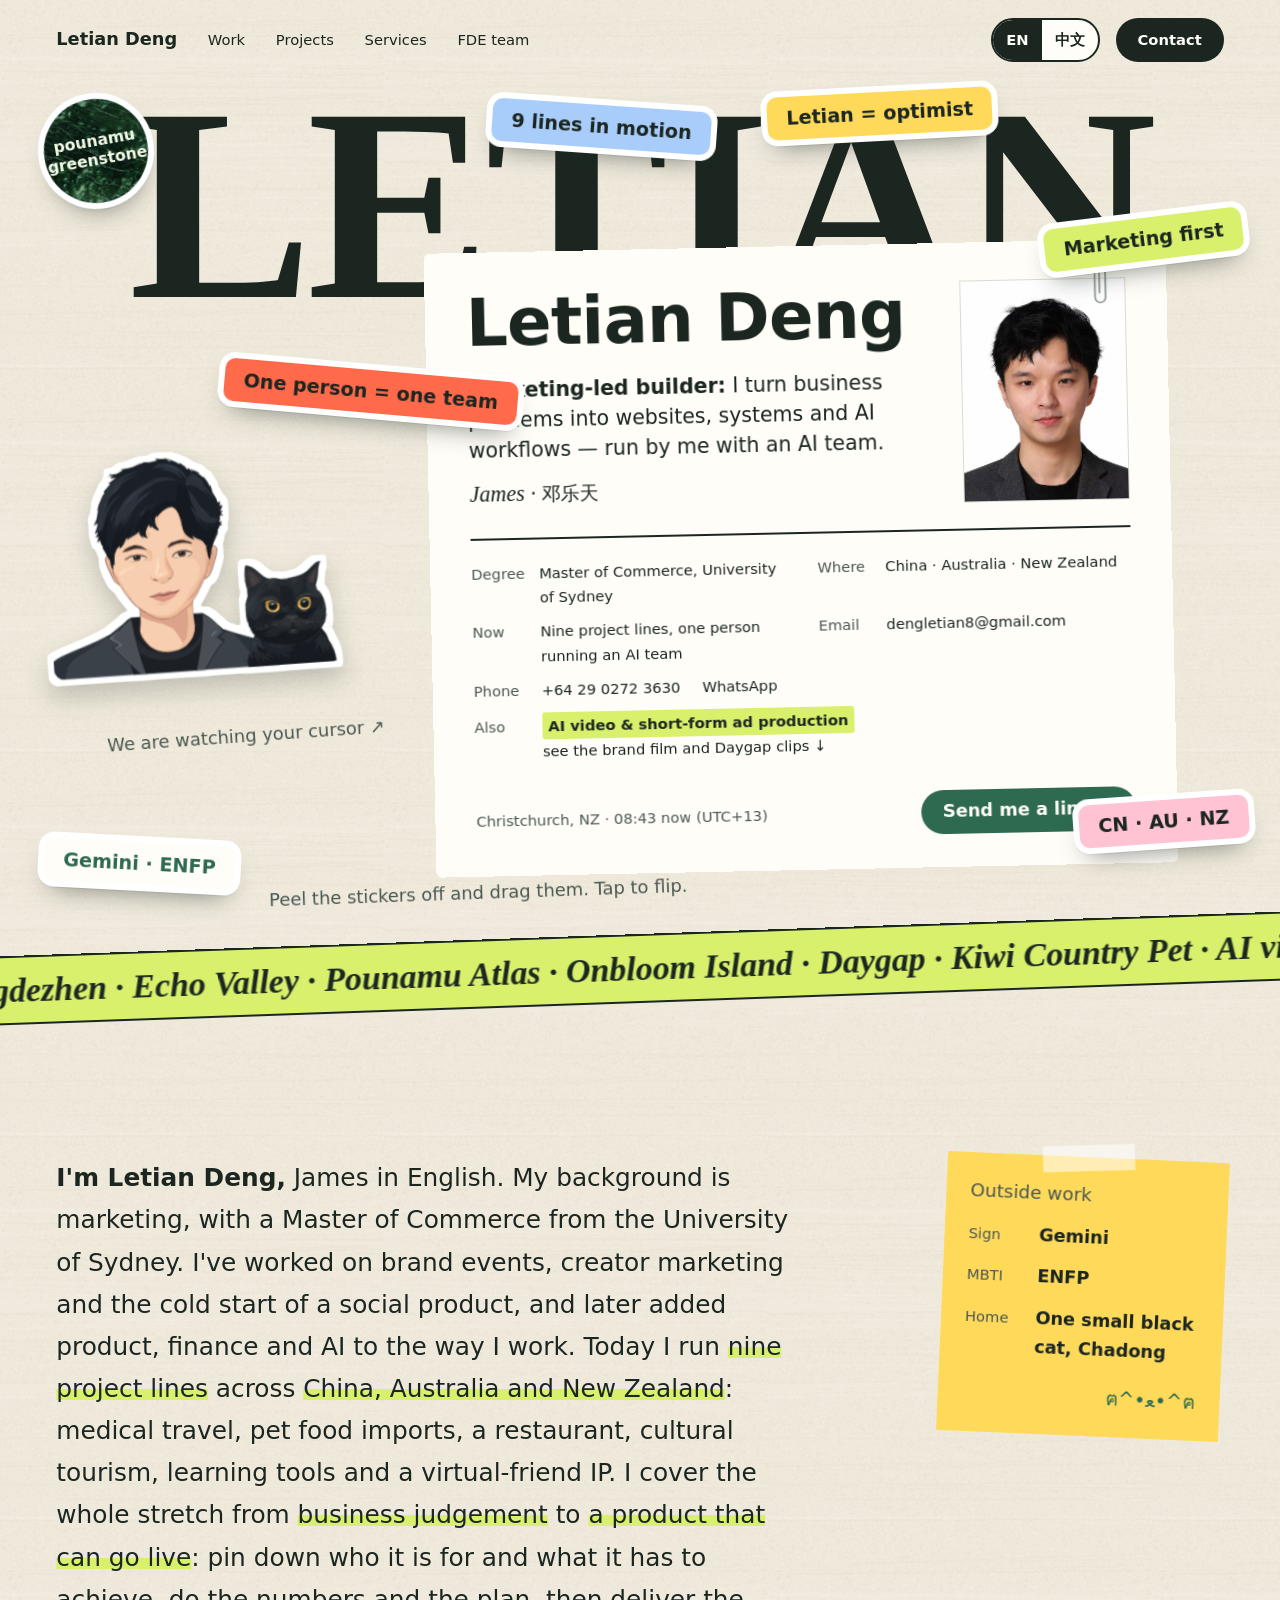
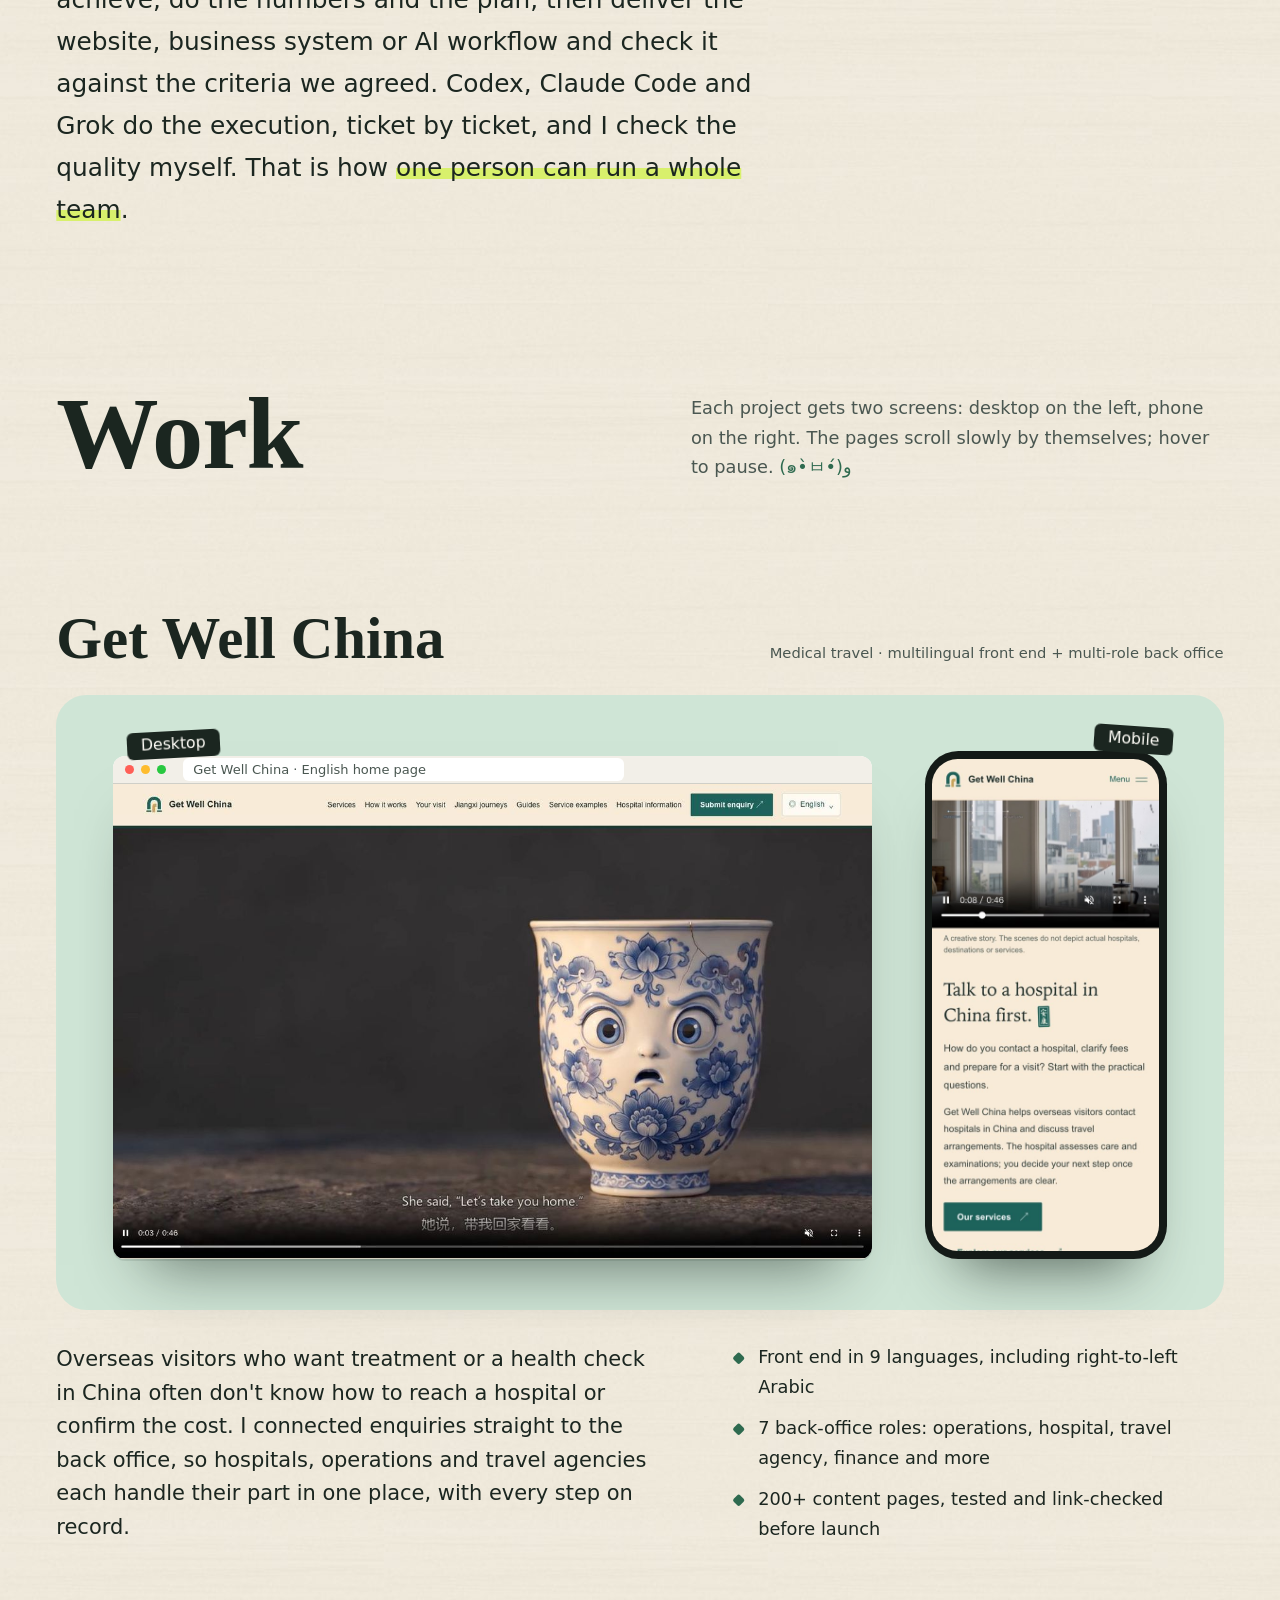
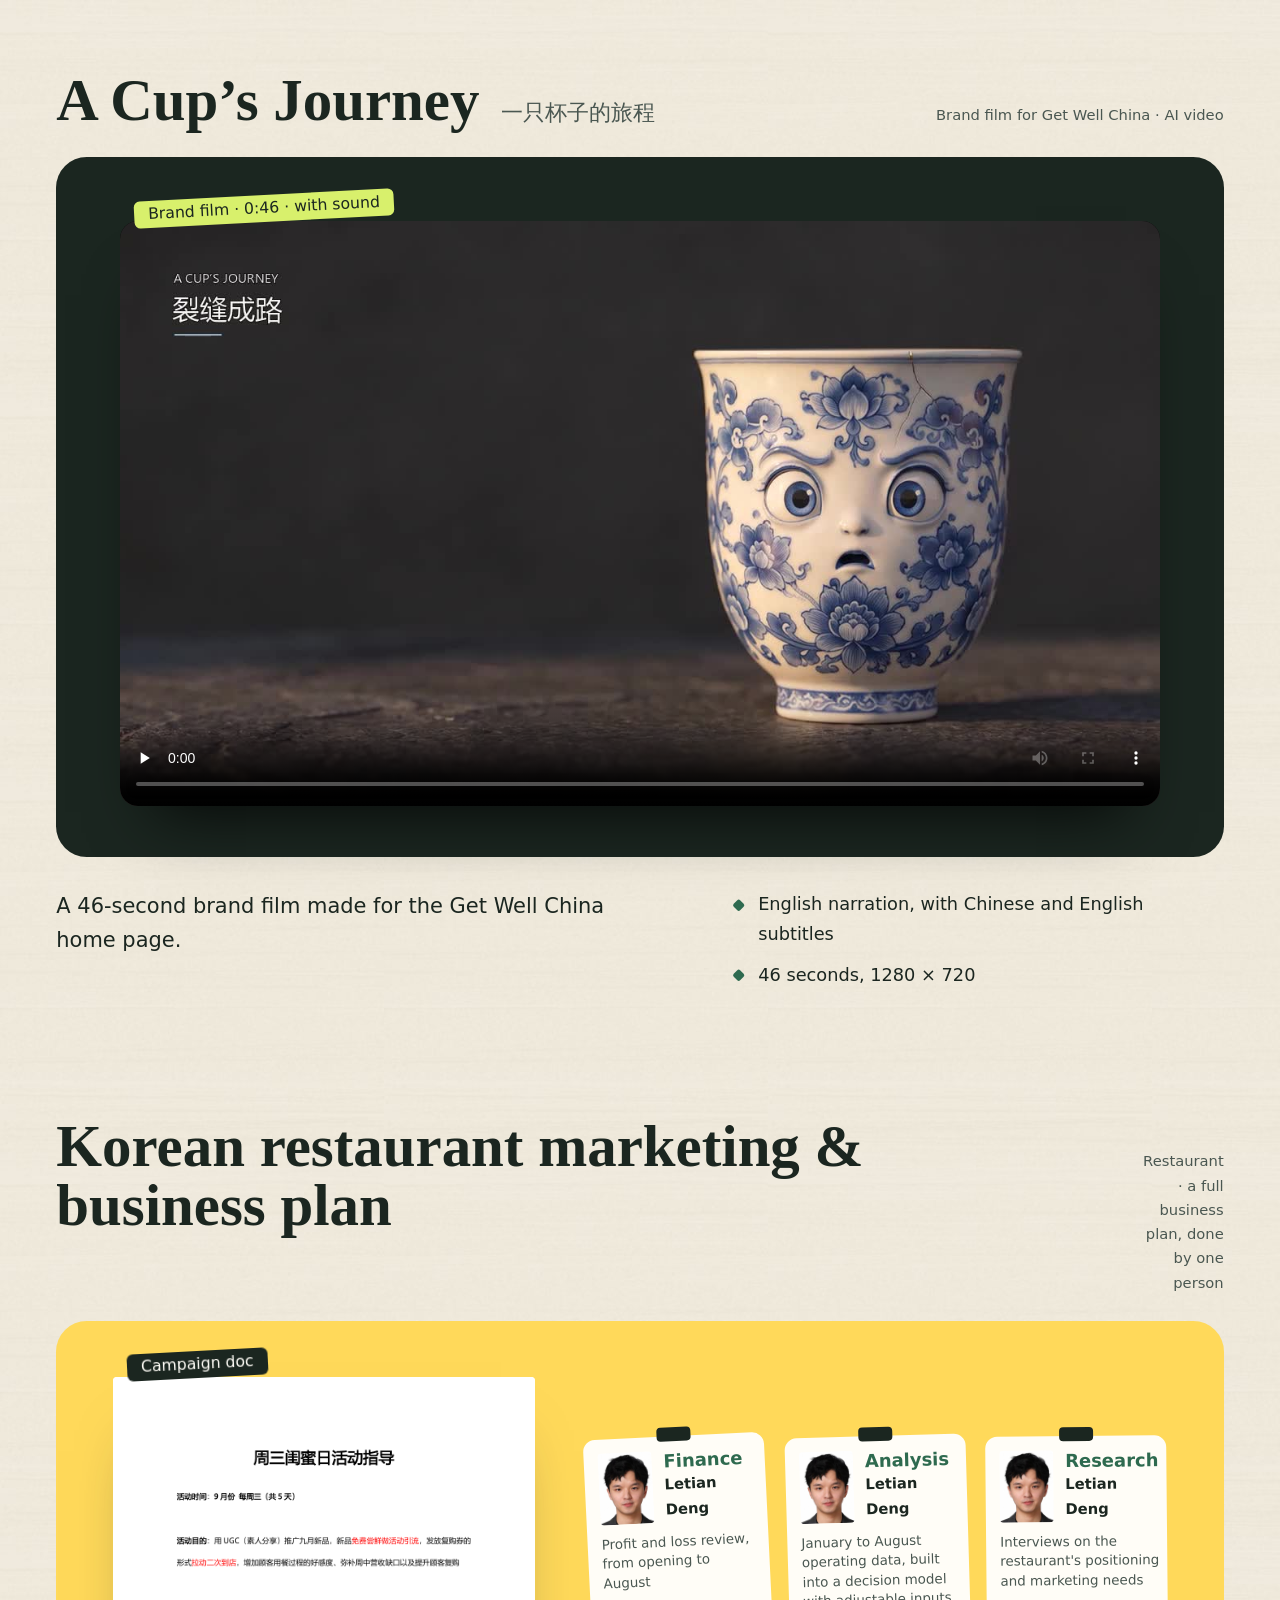
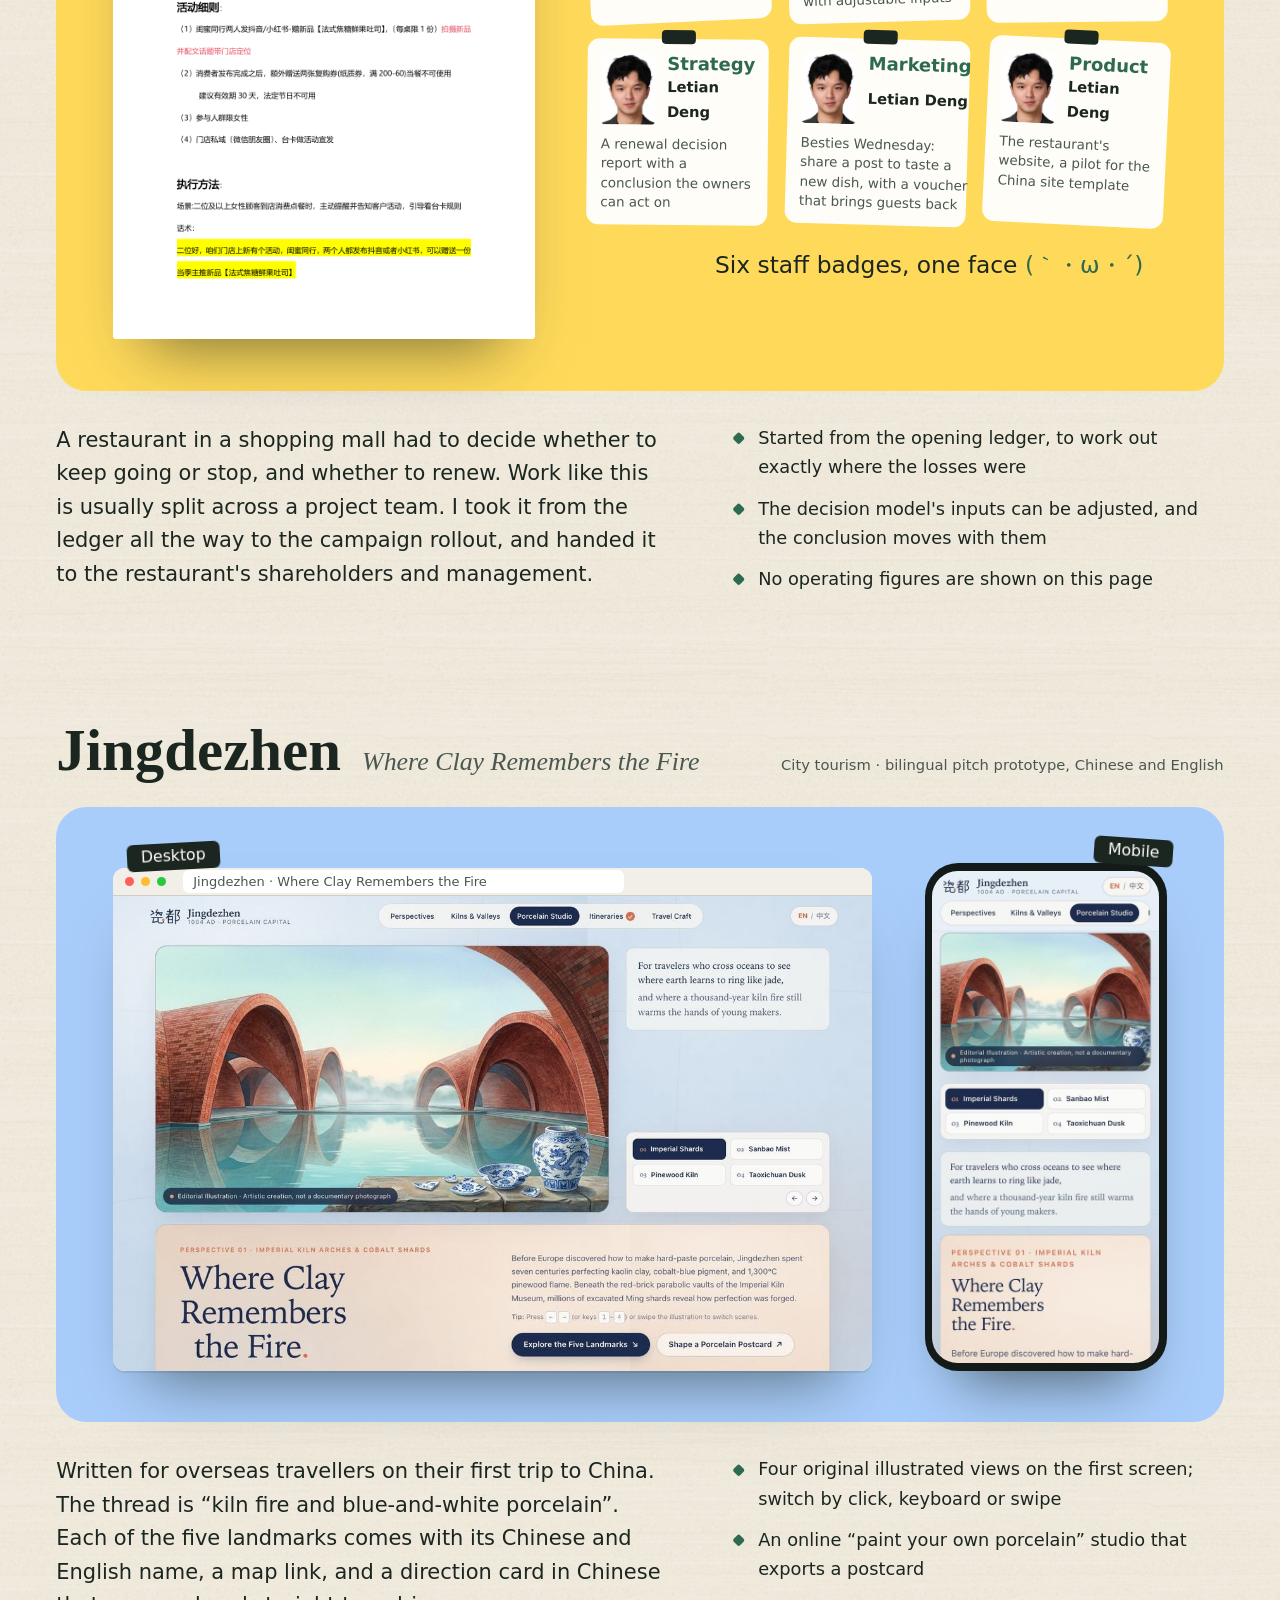
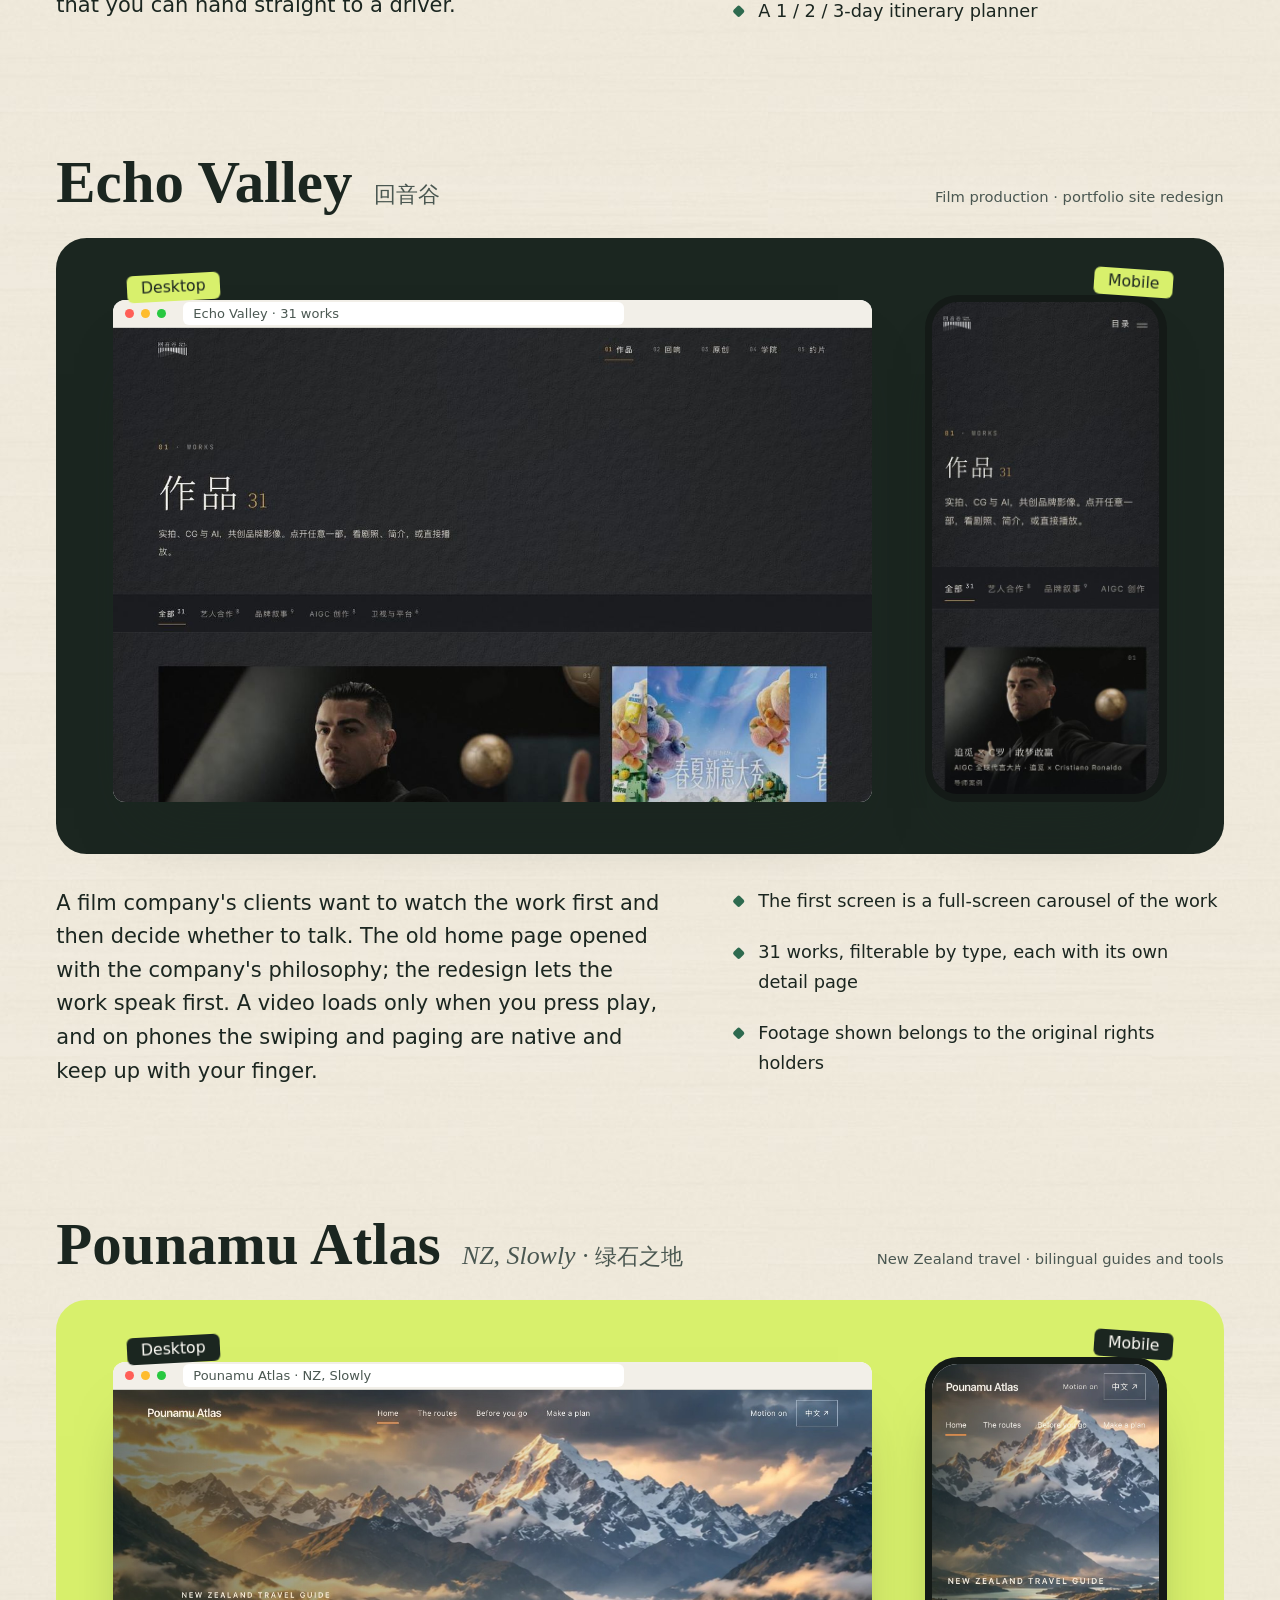
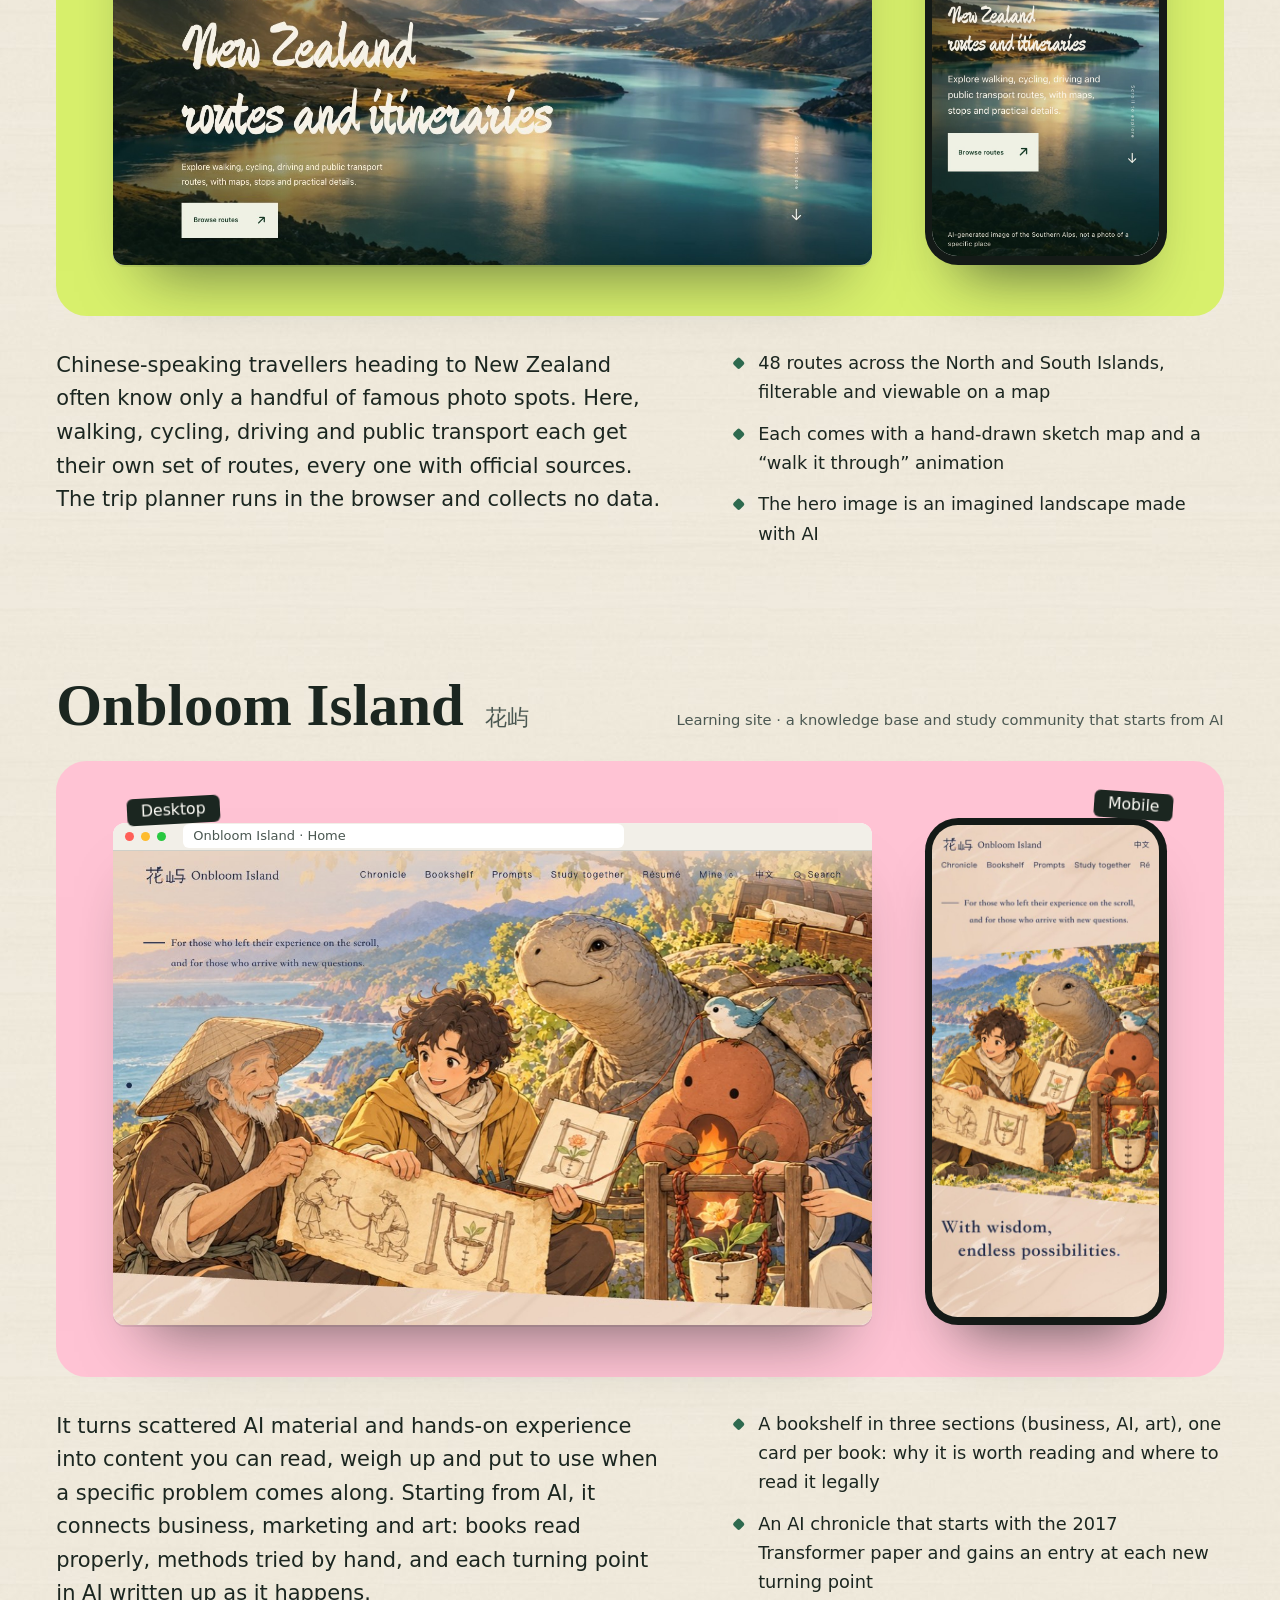
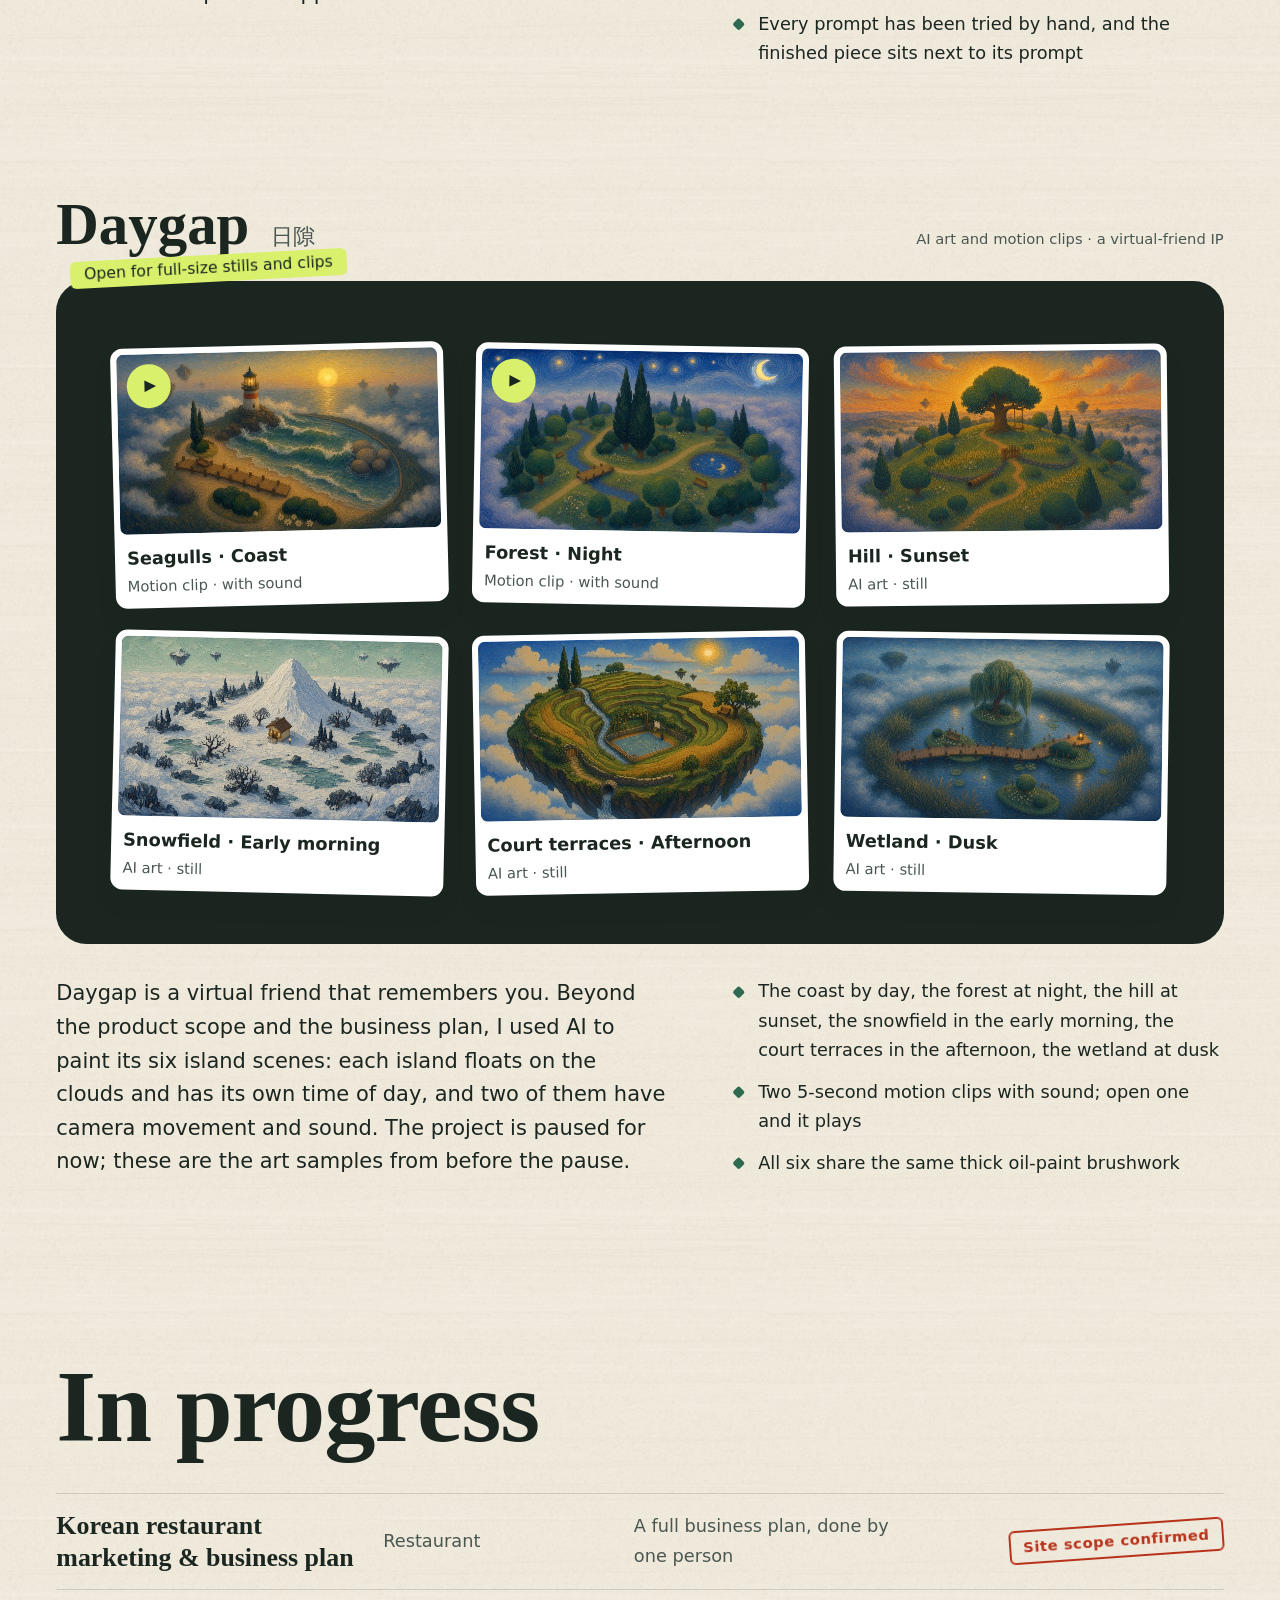
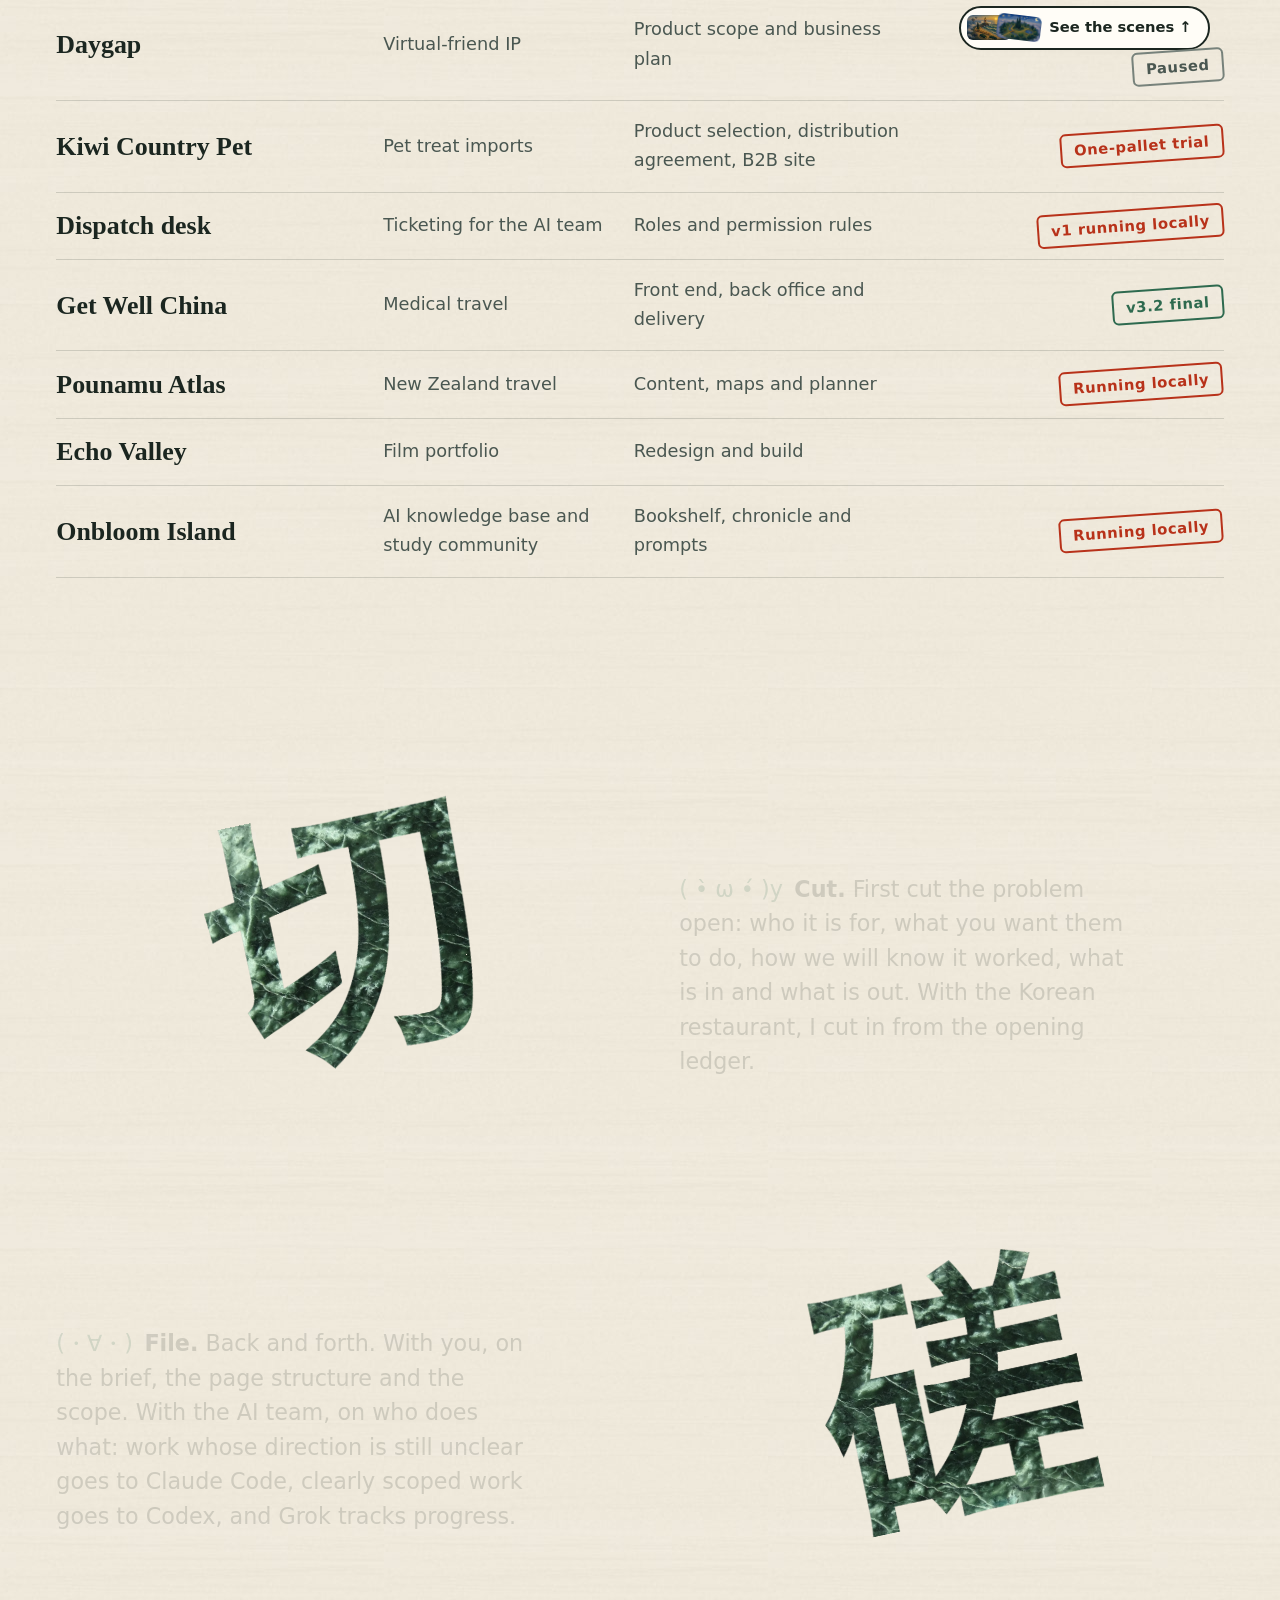
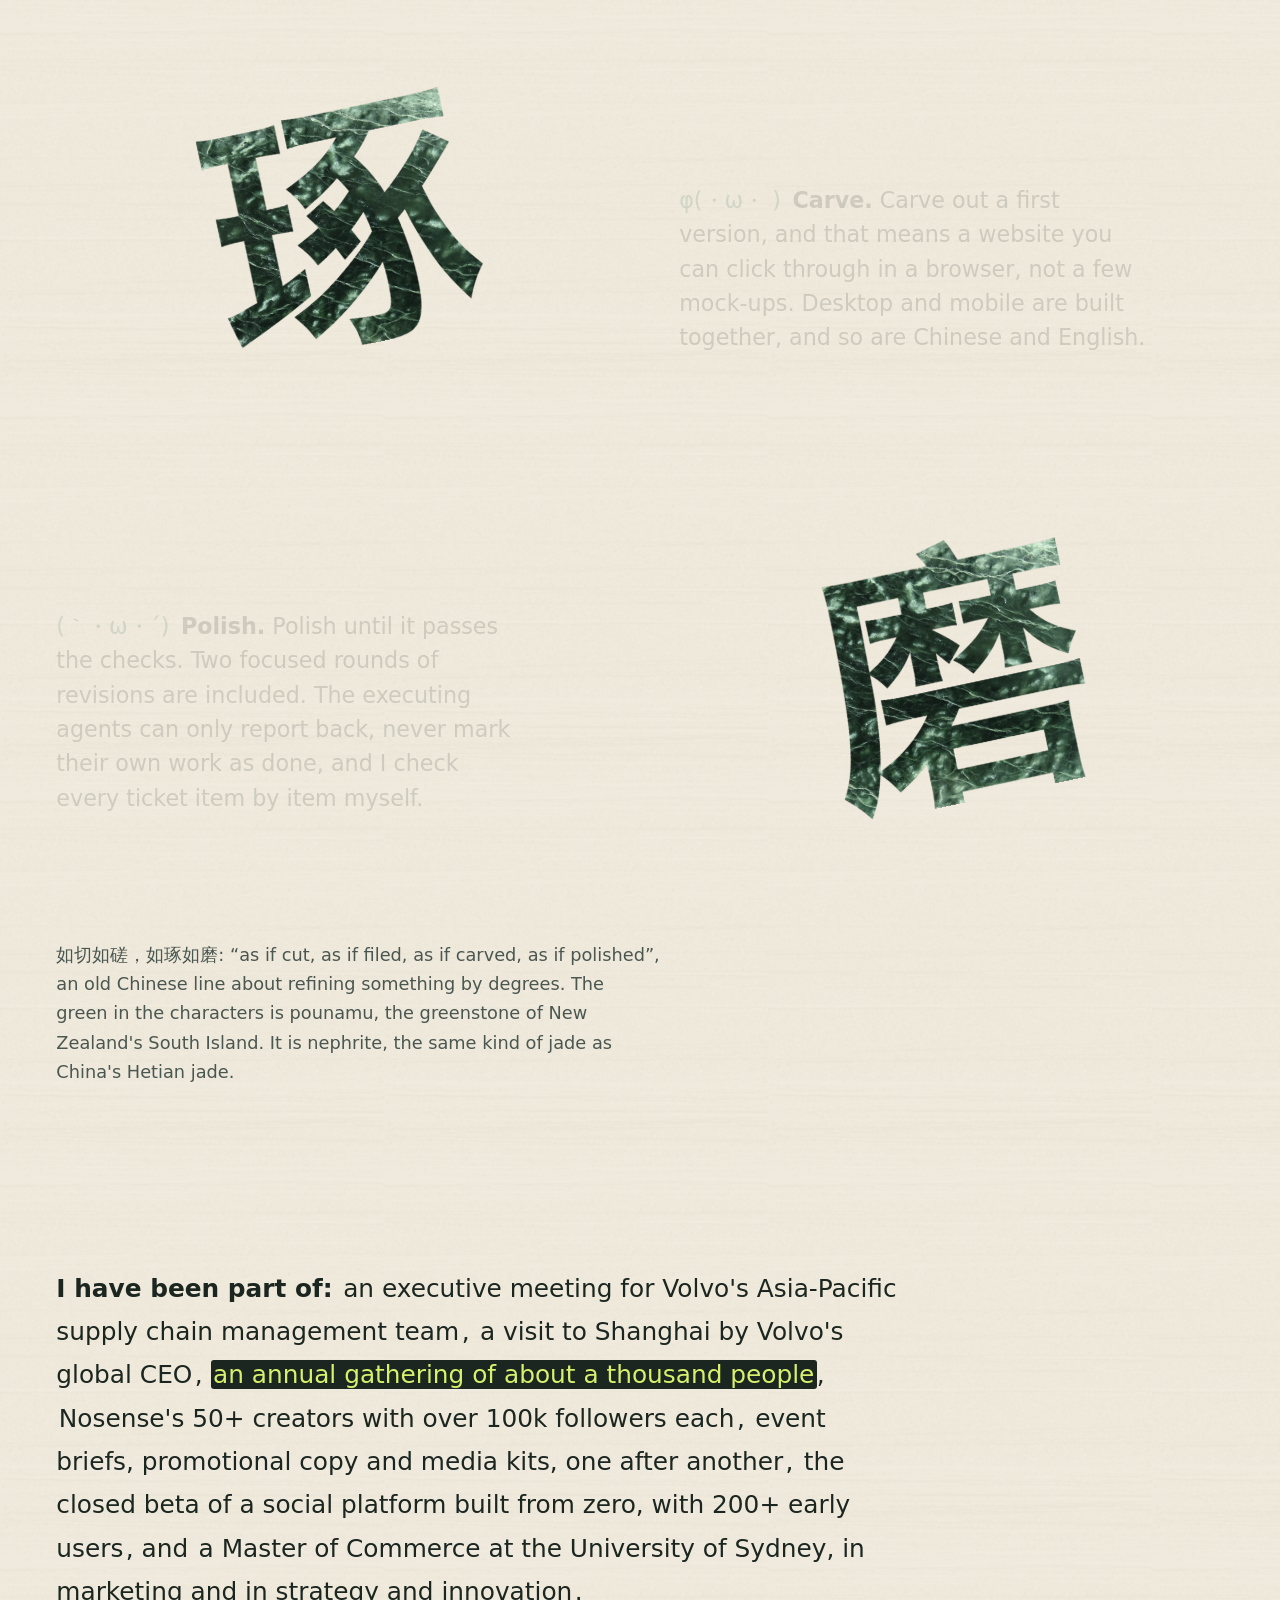
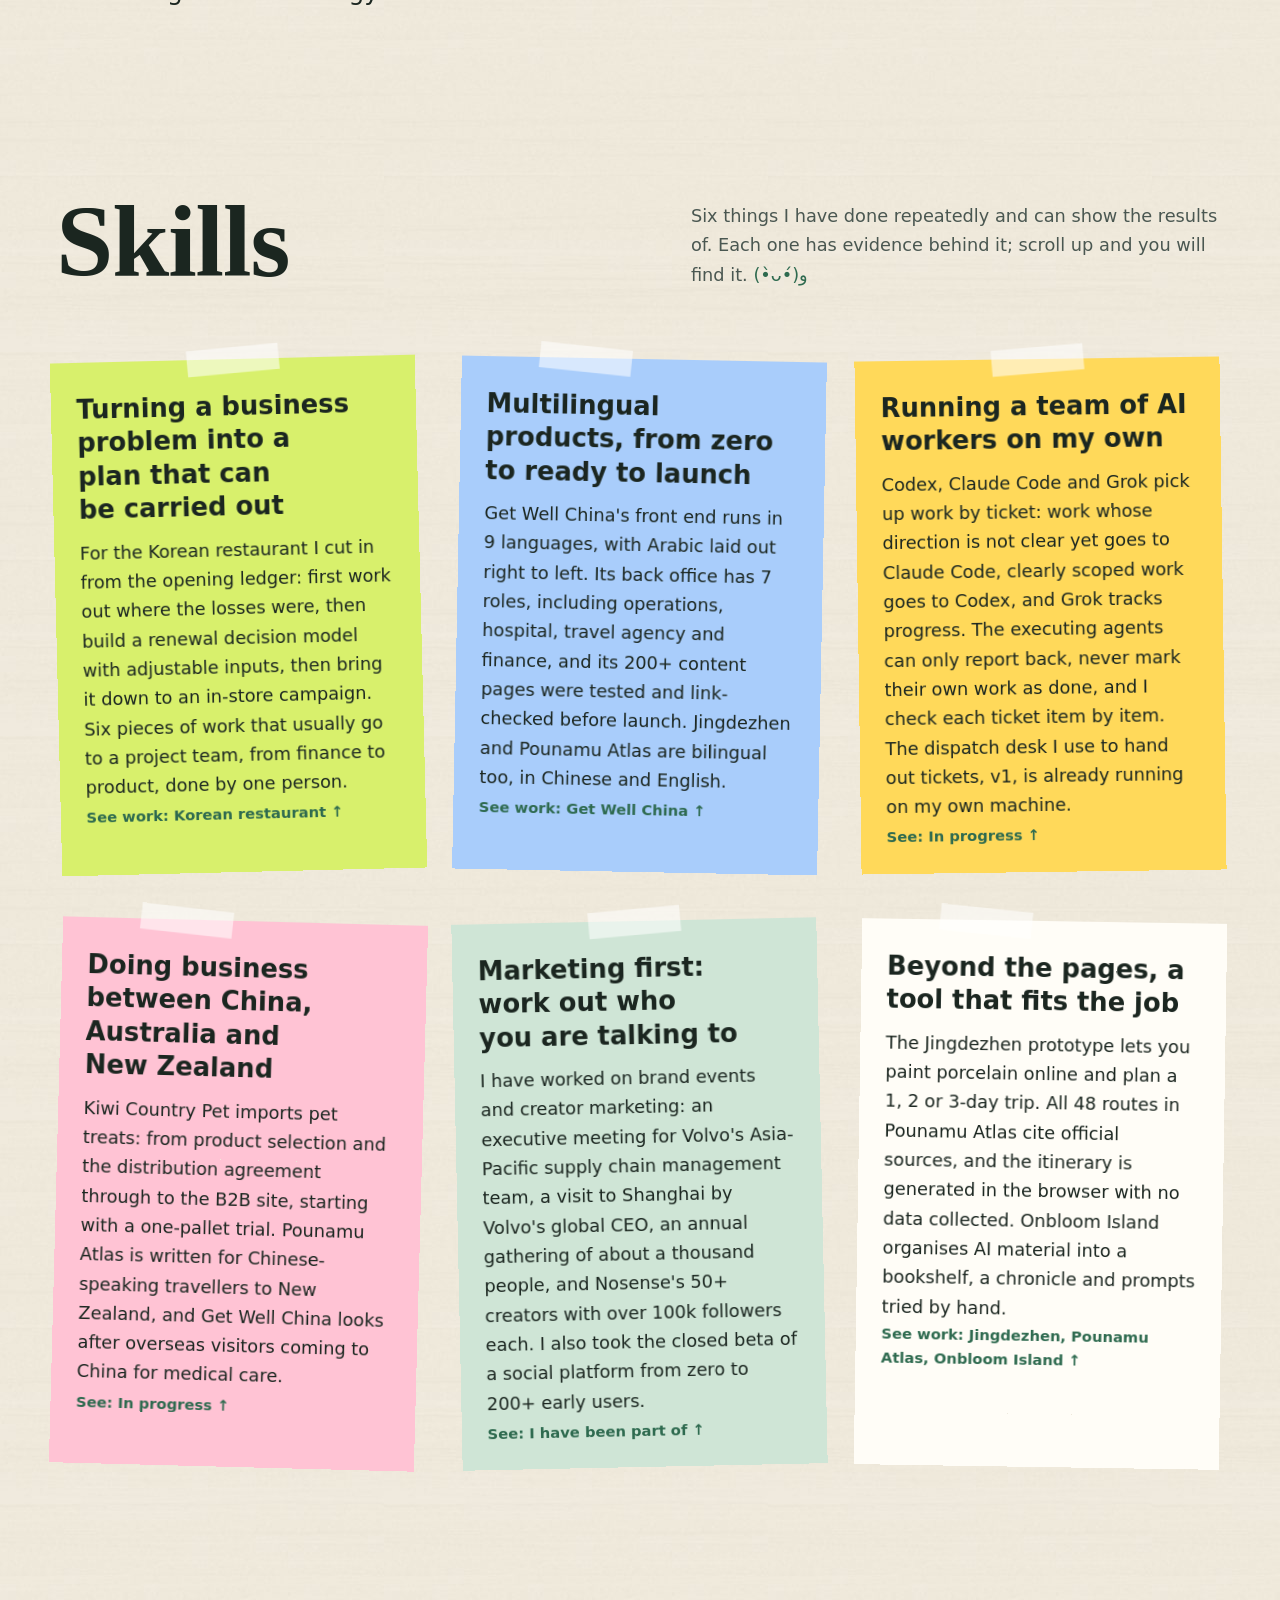
<file: en/index.html>
<!doctype html>
<html lang="en">
<head>
<meta charset="utf-8">
<meta name="viewport" content="width=device-width, initial-scale=1">
<title>Letian Deng · Marketing-led builder of websites, systems and AI workflows</title>
<meta name="description" content="Letian (James) Deng, a marketing-led builder in Christchurch, NZ. I turn business problems into websites, systems and AI workflows, plus AI video and short-form ad production, run by me with an AI team.">
<link rel="canonical" href="https://dengletian702-rgb.github.io/letian-site/en/">
<link rel="alternate" hreflang="zh-CN" href="https://dengletian702-rgb.github.io/letian-site/">
<link rel="alternate" hreflang="en" href="https://dengletian702-rgb.github.io/letian-site/en/">
<link rel="alternate" hreflang="x-default" href="https://dengletian702-rgb.github.io/letian-site/">
<meta property="og:type" content="website">
<meta property="og:site_name" content="Letian Deng">
<meta property="og:locale" content="en_GB">
<meta property="og:locale:alternate" content="zh_CN">
<meta property="og:url" content="https://dengletian702-rgb.github.io/letian-site/en/">
<meta property="og:title" content="Letian Deng · Marketing-led builder">
<meta property="og:description" content="I turn business problems into websites, systems and AI workflows, plus AI video and short-form ad production. Run by me with an AI team, between China, Australia and New Zealand.">
<meta property="og:image" content="https://dengletian702-rgb.github.io/letian-site/assets/og/og-en.jpg">
<meta property="og:image:width" content="1200">
<meta property="og:image:height" content="630">
<meta property="og:image:alt" content="Letian Deng, marketing-led builder: websites, systems and AI workflows">
<meta name="twitter:card" content="summary_large_image">
<meta name="theme-color" content="#efe9dc">
<link rel="preload" as="image" href="../assets/v3/portrait-cv.jpg">
<link rel="stylesheet" href="../v3.css">
</head>
<body>

<section class="hero" id="top">
  <header class="top">
    <nav class="top-left" aria-label="Page">
      <a class="mark" href="#top">Letian Deng</a>
      <a href="#work">Work</a>
      <a href="#now">Projects</a>
      <a href="#services">Services</a>
      <a href="#fde">FDE team</a>
    </nav>
    <div class="top-right">
      <nav class="lang" aria-label="Language"><span aria-current="true">EN</span><a href="../" lang="zh-CN" hreflang="zh-CN" data-lang-link>中文</a></nav>
      <a class="act" href="#contact">Contact</a>
    </div>
  </header>

  <div class="desk" data-desk>
    <p class="giant" aria-hidden="true" data-giant><span style="--i:0"><i>L</i></span><span style="--i:1"><i>E</i></span><span style="--i:2"><i>T</i></span><span style="--i:3"><i>I</i></span><span style="--i:4"><i>A</i></span><span style="--i:5"><i>N</i></span></p>

    <article class="cv" aria-labelledby="cv-name">
      <div class="cv-top">
        <div class="cv-id">
          <h1 id="cv-name">Letian Deng</h1>
          <p class="cv-role"><b>Marketing-led builder:</b> I turn business problems into websites, systems and AI workflows — run by me with an AI team.</p>
          <p class="cv-en">James · <span lang="zh-CN">邓乐天</span></p>
        </div>
        <figure class="cv-photo">
          <svg class="clip" viewBox="0 0 24 64" aria-hidden="true"><path d="M8 44V12a4 4 0 0 1 8 0v38a7 7 0 0 1-14 0V16" fill="none" stroke="currentColor" stroke-width="2.2" stroke-linecap="round"/></svg>
          <img src="../assets/v3/portrait-cv.jpg" width="600" height="800" alt="ID photo of Letian Deng: dark grey suit, black top, white background" fetchpriority="high">
        </figure>
      </div>
      <dl class="cv-rows">
        <div><dt>Degree</dt><dd>Master of Commerce, University of Sydney</dd></div>
        <div><dt>Where</dt><dd>China · Australia · New Zealand</dd></div>
        <div><dt>Now</dt><dd>Nine project lines, one person running an AI team</dd></div>
        <div><dt>Email</dt><dd><a href="mailto:dengletian8@gmail.com">dengletian8@gmail.com</a></dd></div>
        <div class="wide"><dt>Phone</dt><dd class="tels"><a href="tel:+642902723630">+64 29 0272 3630</a><a href="https://wa.me/642902723630" rel="noopener">WhatsApp</a></dd></div>
        <div class="wide cv-also"><dt>Also</dt><dd><a href="#film"><mark>AI video &amp; short-form ad production</mark> <span class="eg">see the brand film and Daygap clips <span aria-hidden="true">↓</span></span></a></dd></div>
      </dl>
      <div class="cv-foot">
        <p class="now-line" data-nowline>Christchurch, NZ (UTC+13)</p>
        <a class="btn" href="#contact">Send me a line <span aria-hidden="true">→</span></a>
      </div>
    </article>

    <button class="face face-hero toon" type="button" data-face aria-label="Cartoon of me and my cat Chadong. Our eyes follow your cursor. Give us a click.">
      <svg class="toon-art" viewBox="-30 -30 1060 840" aria-hidden="true"><defs><filter id="h-die" x="-6%" y="-6%" width="112%" height="112%" color-interpolation-filters="sRGB"><feMorphology in="SourceAlpha" operator="dilate" radius="20" result="d"/><feGaussianBlur in="d" stdDeviation="5" result="b"/><feComponentTransfer in="b" result="t"><feFuncA type="linear" slope="6" intercept="-2"/></feComponentTransfer><feFlood flood-color="#fff"/><feComposite in2="t" operator="in" result="w"/><feMerge><feMergeNode in="w"/><feMergeNode in="SourceGraphic"/></feMerge></filter><clipPath id="h-frame"><rect x="0" y="0" width="1000" height="780" rx="36"/></clipPath></defs><g filter="url(#h-die)"><g clip-path="url(#h-frame)"><svg class="lt" x="0" y="0" width="780" height="780" viewBox="-35 118 1100 1100"><g id="lt-attire"><path d="M-110 1250C-102 1194 -65 1141 -8 1113 49 1085 160 1059 251 1014L316 969Q337 947 358 940L704 943Q728 956 751 989L792 1025C868 1058 961 1083 1031 1118 1078 1143 1115 1181 1129 1250Z" fill="#3b4148" stroke="#181d24" stroke-width="5"/><path d="M-102 1250Q-84 1166 -17 1126 63 1082 212 1048 102 1091 50 1136 20 1179 6 1250Z" fill="#2c323a"/><path d="M850 1052Q933 1073 1020 1120 1081 1153 1120 1249L925 1250 950 1192Q919 1137 850 1052Z" fill="#2c323a"/><path d="M301 1017L354 946 704 946 749 1019 681 1250H360Z" fill="#1c2025" stroke="#181d24" stroke-width="4"/><path d="M397.4 846C402.2 907 403.8 961 394.2 1003C395 1033 421.4 1073 452.6 1096C472.6 1110 498.2 1117 524.6 1118C572.6 1119 611.8 1101 637.4 1068C652.6 1049 661.4 1022 662.2 997C655 949 656.6 903 663 853Z" fill="#f7cfb0" stroke="#794f44" stroke-width="3.2"/><defs><clipPath id="lt-neckcut"><path d="M397.4 846C402.2 907 403.8 961 394.2 1003C395 1033 421.4 1073 452.6 1096C472.6 1110 498.2 1117 524.6 1118C572.6 1119 611.8 1101 637.4 1068C652.6 1049 661.4 1022 662.2 997C655 949 656.6 903 663 853Z"/></clipPath></defs><g clip-path="url(#lt-neckcut)"><path d="M389.4 846L671 830L667.8 1120L617.4 1120Q587 1046 555 1004Q509.4 976 455.8 962Q417.4 950 394.2 926Z" fill="#dba48a"/><path d="M631 912Q636.6 1010 613.4 1061Q594.2 1095 558.2 1123L667.8 1125L671.8 892Z" fill="#efbd9c"/></g><path d="M354 996C365 1036 397 1078 435 1101 463 1119 495 1125 533 1125 590 1126 638 1106 668 1072 687 1051 696 1023 699 991L706 1015Q695 1075 658 1110C620 1146 567 1159 518 1157 449 1155 386 1126 360 1081L341 1034Z" fill="#282c32"/><path d="M362 1051C387 1110 455 1148 524 1148 599 1150 664 1121 692 1058" fill="none" stroke="#32363b" stroke-width="2"/><path d="M393 1095l-2 7" fill="none" stroke="#383b3e" stroke-width="1.2"/><path d="M405 1105l-2 7" fill="none" stroke="#383b3e" stroke-width="1.2"/><path d="M420 1114l-2 7" fill="none" stroke="#383b3e" stroke-width="1.2"/><path d="M438 1124l-2 7" fill="none" stroke="#383b3e" stroke-width="1.2"/><path d="M457 1131l-2 7" fill="none" stroke="#383b3e" stroke-width="1.2"/><path d="M477 1136l-2 7" fill="none" stroke="#383b3e" stroke-width="1.2"/><path d="M498 1139l-2 7" fill="none" stroke="#383b3e" stroke-width="1.2"/><path d="M521 1140l-2 7" fill="none" stroke="#383b3e" stroke-width="1.2"/><path d="M544 1140l-2 7" fill="none" stroke="#383b3e" stroke-width="1.2"/><path d="M566 1137l-2 7" fill="none" stroke="#383b3e" stroke-width="1.2"/><path d="M591 1133l-2 7" fill="none" stroke="#383b3e" stroke-width="1.2"/><path d="M614 1127l-2 7" fill="none" stroke="#383b3e" stroke-width="1.2"/><path d="M638 1116l-2 7" fill="none" stroke="#383b3e" stroke-width="1.2"/><path d="M656 1104l-2 7" fill="none" stroke="#383b3e" stroke-width="1.2"/><path d="M358 942Q321 964 294 994L237 1032 288 1067 258 1082 362 1190 400 1241 419 1241C390 1151 368 1042 358 942Z" fill="#494f55" stroke="#181d24" stroke-width="3.8"/><path d="M294 994L239 1032 290 1067 260 1082 272 1082 308 1069 259 1033Z" fill="#626971"/><path d="M702 943Q738 958 770 998L807 1037 775 1062 801 1080Q736 1145 687 1240L648 1240C680 1129 704 1020 702 943Z" fill="#494f55" stroke="#181d24" stroke-width="4"/><path d="M772 1000L808 1038 778 1063 801 1080 794 1087 763 1062 796 1037Z" fill="#2c323a"/><path d="M285 1098Q335 1153 372 1204" fill="none" stroke="#687076" stroke-width="2.4"/><g id="lt-lapel-pin"><path d="M744 1052l7-10 6 3 6-9" fill="none" stroke="#263338" stroke-width="5.5"/><path d="M744 1051l7-10 6 3 6-9" fill="none" stroke="#8ab9ab" stroke-width="2.3"/><circle cx="744" cy="1051" r="2.75" fill="#a7cfbf"/><circle cx="753" cy="1042" r="2.75" fill="#a7cfbf"/><circle cx="763" cy="1035" r="2.75" fill="#a7cfbf"/></g><path d="M775 1092Q737 1136 705 1187" fill="none" stroke="#60686f" stroke-width="2.1"/><path d="M85 1114Q60 1130 25 1172" fill="none" stroke="#596168" stroke-width="2"/><path d="M971 1137Q1000 1164 1021 1207" fill="none" stroke="#252a30" stroke-width="3"/><path d="M894 1184l55-10" fill="none" stroke="#242b32" stroke-width="4.8"/><path d="M895 1179l53-10" fill="none" stroke="#626971" stroke-width="1.8"/></g><g id="lt-ears"><path d="M290 645C277 626 261 625 254 638C247 650 256 674 264.2 699.1L281 740.9Q290.7 765.1 308.7 774.4Q323.3 781.8 334.2 771.6L324 716.7Z" fill="#efbd9c" stroke="#794f44" stroke-width="4"/><path d="M738 650Q756 621 777 618Q794 616 795 637Q794 654 784 680.5L762.4 737.2Q750.7 767 729.4 773.5Q710.8 780.9 703.3 767.9L709.6 705.6Z" fill="#efbd9c" stroke="#794f44" stroke-width="4"/><path d="M264 647Q274 642 282 660.9L305.3 719.5L304.3 746.5Q291.7 747.4 284.8 732.5L272.3 701.9Q291.9 712.1 286 691.6Z" fill="#dba48a"/><path d="M778 636Q763 633 755 660L734.2 712.1Q745.5 706.5 754.2 711.1Q759 724.2 743.3 740L739.2 748.4Q751.5 744.6 761.2 722.3L778 674Q786 647 778 636Z" fill="#dba48a"/><path d="M261 648Q275 643 282 667.4" fill="none" stroke="#a76758" stroke-width="3"/><path d="M775 646Q761 652 759 671.2M752 681.4Q743 688.8 741.7 700.9" fill="none" stroke="#a76758" stroke-width="3"/></g><g id="lt-face"><path d="M292 546C302 445 361 363 474 354C576 341 694 395 738 480C765 534 760 605 753 680.5C746.5 729.8 726.5 773.5 699.7 818.1C680.5 852.5 661.1 879.5 634.1 901.8L596.2 927.8Q565.5 953 527.2 954.8Q500 956.7 477.1 946.4Q447.2 933.4 416.7 910.2Q382.3 886.9 361 855.3Q333.3 818.1 308.8 769.7L285 713.9C275 659 282 593 292 546Z" fill="#f7cfb0" stroke="#794f44" stroke-width="4.5"/><defs><clipPath id="lt-facecut"><path d="M292 546C302 445 361 363 474 354C576 341 694 395 738 480C765 534 760 605 753 680.5C746.5 729.8 726.5 773.5 699.7 818.1C680.5 852.5 661.1 879.5 634.1 901.8L596.2 927.8Q565.5 953 527.2 954.8Q500 956.7 477.1 946.4Q447.2 933.4 416.7 910.2Q382.3 886.9 361 855.3Q333.3 818.1 308.8 769.7L285 713.9C275 659 282 593 292 546Z"/></clipPath></defs><g clip-path="url(#lt-facecut)"><path d="M619 414C656 454 676 495 694 538Q719 565 742 572L759 624L753.7 716.7L703.6 817.2L660 866.5L611.6 903.7L578.4 921.3Q618.9 884.1 635.6 854.4Q656.6 816.2 681.9 789.3Q703.5 759.5 705.9 729.8Q706.7 702.8 692 685.1Q682 673 661 669.3L640 667.4Q677 655 680 636Q679 615 660 606Q637 597 607 602L566 613Q580 596 608 581Q650 567 643 536L629 465Z" fill="#efc2a4"/><path d="M250 585L293 462Q361 382 507 340L713 382L786 517L763 689.8L734.5 707.4L736 613Q717 599 692 588Q670 579 651 544Q650 566 659 577Q638 560 630 521L620 468Q615 429 590 415Q556 418 530 452Q509 478 521 506Q498 486 501 465Q467 485 467 525L480 552Q448 542 441 515L421 538L393 555L397 532Q374 548 351 581Q343 589 332 592L334 572Q297 605 290 654Z" fill="#efbd9c"/><path d="M724 514Q748 556 739 627L730 679.5Q732.7 702.8 736.6 719.5C726.4 762.3 693.8 809.7 671.4 834.8Q652.8 852.5 634 871.1Q601 910.2 558.7 928.8Q533.2 942.7 494.9 937.1Q464.2 932.5 438.3 915.8L419.7 919.5L474.5 961.3L548.5 974.3L631 935.3L720.7 833.9L790 687Z" fill="#efbd9c"/><path d="M743 678.6Q740.5 720.5 725.6 747.4L693 803.2Q683.8 825.5 657.9 847.9Q644.5 862.7 634.2 877.6L667.1 859L730 785.5L768.9 696.3Z" fill="#dba48a"/><path d="M283.1 694.4Q300.5 720.5 314.4 755.8Q329.1 788.3 355.2 828.3L372.4 853.4Q345.2 839.5 328.6 812.5L287 748.4Z" fill="#efbd9c"/><path d="M312.2 718.6C324.2 701.9 344 693.5 366 690.7Q386 688.8 404 692.5C381.1 698.1 357.4 706.5 337.1 719.5L317.5 733.5Q306.9 735.3 312.2 718.6Z" fill="#fcd9bf"/><path d="M463 609Q479 619 481 638Q483 651 473 667.4L460 674Q466 660.9 464 648L453 628Z" fill="#efbd9c"/><path d="M563 596Q548 614 548 643C548 667.4 549 687 562.9 707.4Q572.5 724.2 577.1 737.2C579.7 746.5 571.5 755.8 559.6 765.1L542.9 775.3L507.4 774.4L487.1 770.7L474.2 758.6L475.9 750.2Q487 764.2 507.3 758.6L532.6 752.1Q553.3 746.5 552.5 734.4Q550.7 722.3 540.9 709.3Q535 700.9 536 682.3L538 648Q537 618 551 601Z" fill="#efbd9c"/><path d="M551 652Q552 687 568.8 713Q579.3 730.7 577.9 743.7L570.6 754.9L556.8 760.4L557.9 754.9L567 745.6Q571.2 736.3 563.7 721.4Q551.9 703.7 548 689.8Z" fill="#dba48a"/><path d="M500 683.2Q504 657 509 650L507 701.9Q505.1 723.2 493.3 737.2L485.6 741.8Q496.1 713.9 500 683.2Z" fill="#ffe4c8"/><path d="M496.4 744.6Q509.1 734.4 526.9 733.5L534.7 737.2Q523.9 738.1 514.1 744.6Q503.3 748.4 496.4 744.6Z" fill="#ffe4c8"/><path d="M506.4 774.4Q525.6 780.9 541 773.5L546.9 769.7L545.8 776.2Q527.4 788.3 510.3 781.8Z" fill="#dba48a"/><path d="M468.6 871.1C491.7 881.3 529.2 882.3 551.3 869.2Q544 881.3 527.4 886.9Q501.4 892.5 485.6 882.3Z" fill="#efbd9c"/></g></g><g id="lt-features"><g class="lt-brows"><g id="lt-brow-left"><path d="M332 618Q351 600 381 593L407 592Q431 597 454 614L458 621Q438 612 421 610 401 605 386 610 359 618 339 620Z" fill="#dba48a"/><path d="M335 615Q349 603 380 590L373 596Q395 582 411 590 431 592 452 610L458 617Q439 609 420 606 397 602 378 609 358 615 341 618L347 613Z" fill="#352a29"/><path d="M344 609Q366 596 380 594L364 602Z" fill="#57433a"/></g><g id="lt-brow-right"><path d="M557 610Q570 590 591 584L614 580Q646 577 673 595L680 601Q647 593 624 595 591 599 560 617Z" fill="#dba48a"/><path d="M558 605Q568 590 589 583L585 589Q600 580 617 578 634 576 646 582L665 588 680 598 671 596 677 601Q648 592 630 591 600 591 570 605L560 611Z" fill="#352a29"/><path d="M583 589Q605 579 623 581 609 583 596 587Z" fill="#57433a"/></g></g><g id="lt-eyes"><g transform="translate(0,144.1) scale(1,.78)"><g class="lt-eo"><g id="lt-eye-left" transform="translate(397 652) scale(1.05 1.16) translate(-397 -652)"><path d="M342 651Q368 630 396 629 431 627 451 649L451 657 433 652Q392 643 351 659Z" fill="#dba48a"/><path d="M351 653Q371 637 397 635 424 633 440 642 449 647 453 655 439 666 420 669 389 673 367 664Z" fill="#f0d6bc"/><defs><clipPath id="lt-left-eye"><path d="M351 653Q371 637 397 635 424 633 440 642 449 647 453 655 439 666 420 669 389 673 367 664Z"/></clipPath></defs><g clip-path="url(#lt-left-eye)"><g transform="translate(-8 0)"><g class="iris"><circle cx="412" cy="647" r="18.1" fill="#503b32"/><circle cx="412" cy="644" r="12.0" fill="#29272a"/><circle cx="413" cy="643" r="7.3" fill="#181d24"/><path d="M403 658Q411 662 423 655 421 663 413 665 407 665 403 661Z" fill="#956c4e"/><circle cx="406" cy="641" r="2.9" fill="#efe0c8"/></g></g></g><path d="M345 654Q351 652 355 649 373 634 398 633 427 631 443 643 453 650 454 657 447 649 436 646 420 638 400 638 374 639 355 655Z" fill="#47332e"/><path d="M361 660Q374 667 389 669L407 670Q387 673 376 669Z" fill="#bf806d"/><path d="M428 668Q442 666 453 655L449 662 440 666Z" fill="#794f44"/></g><g id="lt-eye-right" transform="translate(624 645) scale(1.05 1.16) translate(-624 -645)"><path d="M576 653Q587 633 605 626 640 616 674 636L671 646 652 638Q610 635 581 659Z" fill="#dba48a"/><path d="M580 653Q590 637 607 631 632 625 657 633L671 640Q664 654 644 660 615 668 589 659Z" fill="#f0d6bc"/><defs><clipPath id="lt-right-eye"><path d="M580 653Q590 637 607 631 632 625 657 633L671 640Q664 654 644 660 615 668 589 659Z"/></clipPath></defs><g clip-path="url(#lt-right-eye)"><g transform="translate(7 0)"><g class="iris"><circle cx="617" cy="641" r="18.7" fill="#503b32"/><circle cx="617" cy="638" r="12" fill="#29272a"/><circle cx="617" cy="638" r="7.8" fill="#181d24"/><path d="M610 654Q620 656 629 647 630 654 622 659 615 661 610 657Z" fill="#956c4e"/><circle cx="611" cy="635" r="2.9" fill="#efe0c8"/></g></g></g><path d="M576 655Q585 637 598 631 618 621 642 625 654 627 668 635L675 638 671 641 661 638Q644 629 625 630 595 632 581 655L578 657Z" fill="#47332e"/><path d="M585 658Q595 662 609 663L618 663Q598 667 587 662Z" fill="#bf806d"/><path d="M644 660Q662 654 671 642L667 652Q656 661 644 660Z" fill="#794f44"/></g></g><g class="lt-ec"><path d="M349 649 Q373 656 398 656 Q430 658 452 649 Q436 659 408 661 Q371 662 349 649Z" fill="#553d34"/><path d="M578 649 Q597 653 617 648 Q645 646 671 638 Q653 649 632 652 Q604 659 578 649Z" fill="#553d34"/></g></g></g><g id="lt-nose"><path d="M468.7 737.2Q464 745.6 470.3 757.6Q475.4 764.2 482.2 767L475.5 767Q465.6 762.3 463.3 751.1Q462 742.8 468.7 737.2Z" fill="#dba48a"/><path d="M474.3 759.5Q482 756.7 492.8 762.3L500.6 769.7Q492.9 768.8 486.1 766Q478.3 766 474.3 759.5Z" fill="#794f44"/><path d="M543 768.8Q548.1 760.4 556.9 758.6L565.6 759.5Q561.6 763.2 556.7 764.2Q548.9 765.1 543 768.8Z" fill="#794f44"/><path d="M515.1 780.9Q525.6 782.8 535.2 780L532.3 782.8L521.8 784.6Z" fill="#efbd9c"/></g><g id="lt-mouth" class="lt-mn"><path d="M454.7 841.4Q470.8 838.6 484.2 833Q496.8 825.5 507.9 827.4L517.9 830.2Q527 830.2 536.2 825.5Q546.4 821.8 553.7 823.7Q570.1 827.4 591.4 822.8L598.9 821.8Q590.1 829.3 575.2 833Q544 843.2 522.4 845.1L482.8 844.1L462.2 846Z" fill="#c87d71"/><path d="M461.2 844.1Q483.6 842.3 503.5 841.4Q524.2 843.2 540.5 839.5L584.6 829.3L595.1 822.8Q587.7 837.6 576.3 846Q564.2 856.2 546.2 864.6Q524 874.8 498.4 865.5Q477.9 860 464 846.9Z" fill="#dc9282"/><path d="M481 845.1Q504.4 844.1 521.5 846Q544 844.1 564.2 834.8L579.7 833.9Q563.7 846 548.3 850.6Q514.3 860.9 485.6 848.8Z" fill="#e8a18f"/><path d="M450.3 843.2Q457.4 840.4 465.5 840.4Q485.3 836.7 505.2 837.6Q517.9 840.4 531.5 837.6Q545.2 833.9 559.8 831.1L587.7 823.7L597.1 820.9Q600.9 819 600.7 821.8L593.9 826.5Q584.5 831.1 567 834.8Q548.7 838.6 533.2 842.3Q519.7 845.1 506.2 842.3Q489 841.4 464.8 845.1L454.1 846.9Z" fill="#744b44"/><path d="M451.9 839.5Q446.8 844.1 449.7 847.9L453.4 850.6L452.2 845.1L457.5 842.3Z" fill="#dba48a"/><path d="M592.6 819Q598.3 817.2 603.7 819L606.3 820.9L601.7 820.9L597.7 824.6Z" fill="#dba48a"/><path d="M494.9 865.5Q511.7 871.1 524 869.2L538.2 865.5Q522.3 875.8 505.6 872Z" fill="#dba48a"/></g><g class="lt-mh"><path d="M442.4 833Q449.4 829.3 455.8 829.3Q471.5 832 486.8 828.3Q502.3 823.7 511.5 826.5L520.7 829.3Q527 829.3 538.1 824.6Q548.3 821.8 562.1 821.8C574.9 821.8 589.9 818.1 599.8 809.7Q604.6 807.9 607.3 808.8Q597.1 820.9 581.1 826.5C557.8 835.8 536.8 844.1 514.3 844.1Q478.3 844.1 453.5 836.7Z" fill="#c87d71"/><path d="M447.9 833.9C469.8 834.8 488.8 834.8 508.8 835.8C537 835.8 574 821.8 600.7 809.7C589.2 828.3 571 845.1 547.3 854.4Q517 869.2 491.2 859Q466.9 850.6 447.9 833.9Z" fill="#dc9282"/><path d="M477.3 841.4Q501.7 846 517.9 845.1Q545.9 841.4 572.7 829.3Q550.2 847.9 529.5 851.6Q503.7 859 482 846.9Z" fill="#e8a18f"/><path d="M445.1 832Q460.5 832 472.4 832C487 833 495.1 830.2 506.1 831.1Q513.4 833 523.4 833C545.3 831.1 569.4 821.8 594 812.5Q599.8 809.7 603.7 806.9L607.6 806Q603.2 813.5 593.5 820C572.4 834.8 541.2 847.9 515.2 850.6Q482.1 851.6 455.4 838.6Z" fill="#744b44"/><path d="M460.7 834.8C478.9 836.7 490.6 833 505.2 834.8Q517.9 837.6 531.5 833.9Q560.8 830.2 587.1 818.1C567 833 540.5 841.4 517.9 844.1Q485.6 847.9 460.7 834.8Z" fill="#f9e2c9"/><path d="M444.7 827.4Q447.4 826.5 451.1 827.4L454.9 829.3L449.5 831.1L444.4 835.8Q439.7 833.9 444.7 827.4Z" fill="#dba48a"/><path d="M594.5 806Q601.5 800.4 608.6 804.1L612.1 807.9Q606.6 806 602.6 809.7Z" fill="#dba48a"/><path d="M495.7 861.8Q516.1 866.5 535.6 860.9L544.6 856.2Q533.8 867.4 511.7 868.3Z" fill="#dba48a"/></g></g><g id="lt-hair"><path d="M276 651Q262 636 254 610L244 591 251 592Q234 570 233 549L221 557 231 529 218 534Q228 514 228 504L211 517Q229 484 228 463L212 473 225 447Q230 422 238 397L231 407Q235 385 248 363 259 337 278 316L267 320Q289 298 308 278L298 278Q323 263 339 250L311 253 323 244 300 238Q330 243 351 230L370 222 363 218 386 215Q413 213 438 201 458 192 479 197L470 191 497 193Q517 192 542 185L533 179Q574 180 597 196L603 191Q625 197 645 215L645 208Q666 220 680 244L685 235 695 251Q715 245 730 258L719 257Q744 269 755 293L752 280Q775 306 782 337L785 329 791 359Q810 390 815 415L824 408 820 430 833 425Q826 442 820 452L832 452 821 462 832 470 818 471Q821 489 812 509L827 503 815 516 823 517 809 524 812 531 804 535Q807 555 793 575L783 595Q773 614 767 634L756 681 752 661Q745 627 748 598L743 608Q737 589 719 581 689 569 674 550L683 576Q650 558 643 533L635 498Q634 483 628 465 622 442 612 428 603 417 593 412 571 411 543 429 525 443 515 456L518 443Q499 460 502 485 504 504 519 522 494 512 484 492L481 508 477 486Q458 506 454 524 449 538 459 555 438 546 432 526L431 510Q417 531 394 540L404 517Q383 542 368 555L367 541Q350 558 341 580 335 589 326 595L328 577Q305 598 296 623L292 648 291 677 283 661 284 695Q274 678 276 651Z" fill="#1b2027" stroke="#181d24" stroke-width="5"/><defs><clipPath id="lt-hair-cut"><path d="M276 651Q262 636 254 610L244 591 251 592Q234 570 233 549L221 557 231 529 218 534Q228 514 228 504L211 517Q229 484 228 463L212 473 225 447Q230 422 238 397L231 407Q235 385 248 363 259 337 278 316L267 320Q289 298 308 278L298 278Q323 263 339 250L311 253 323 244 300 238Q330 243 351 230L370 222 363 218 386 215Q413 213 438 201 458 192 479 197L470 191 497 193Q517 192 542 185L533 179Q574 180 597 196L603 191Q625 197 645 215L645 208Q666 220 680 244L685 235 695 251Q715 245 730 258L719 257Q744 269 755 293L752 280Q775 306 782 337L785 329 791 359Q810 390 815 415L824 408 820 430 833 425Q826 442 820 452L832 452 821 462 832 470 818 471Q821 489 812 509L827 503 815 516 823 517 809 524 812 531 804 535Q807 555 793 575L783 595Q773 614 767 634L756 681 752 661Q745 627 748 598L743 608Q737 589 719 581 689 569 674 550L683 576Q650 558 643 533L635 498Q634 483 628 465 622 442 612 428 603 417 593 412 571 411 543 429 525 443 515 456L518 443Q499 460 502 485 504 504 519 522 494 512 484 492L481 508 477 486Q458 506 454 524 449 538 459 555 438 546 432 526L431 510Q417 531 394 540L404 517Q383 542 368 555L367 541Q350 558 341 580 335 589 326 595L328 577Q305 598 296 623L292 648 291 677 283 661 284 695Q274 678 276 651Z"/></clipPath></defs><g clip-path="url(#lt-hair-cut)"><path d="M201 478Q218 345 319 272 373 233 467 222 398 239 351 277 397 251 446 246 342 275 294 348 269 383 260 424 293 357 356 331 283 384 262 455 250 489 247 528L230 573Z" fill="#2b323a"/><path d="M307 465Q336 370 423 319 472 287 530 280 503 281 484 280 547 256 602 276 616 282 624 290 555 271 494 307 445 332 418 375 461 336 512 325 448 358 403 417 368 461 337 491L353 452 309 503 316 476 291 505Z" fill="#2b323a"/><path d="M543 198Q605 195 645 233 671 258 675 292 653 258 623 239 647 263 651 281 608 238 545 230L572 228Q538 218 504 222Z" fill="#2b323a"/><path d="M666 300Q679 264 703 259 732 273 756 311L742 302Q783 344 794 393 768 348 743 333 763 354 770 375 730 326 694 316 679 312 665 319Z" fill="#2b323a"/><path d="M672 335Q699 355 714 394 732 445 768 470 792 489 816 484 805 502 786 507 755 508 729 488 708 469 695 440 711 484 731 503 712 494 693 469 667 433 659 395 648 354 628 329Q652 328 681 374Z" fill="#2b323a"/><path d="M229 518Q229 474 246 431 266 392 287 371 252 419 242 461L250 450Q238 484 237 506Z" fill="#343b44"/><path d="M282 358Q305 311 353 281 376 267 402 259 356 281 326 313L339 304Q307 330 282 358Z" fill="#343b44"/><path d="M336 426Q369 361 424 330 459 308 484 304 439 322 401 357L419 345Q369 388 354 408Z" fill="#343b44"/><path d="M373 438Q407 395 442 368 464 352 490 342 459 360 433 383L441 373Z" fill="#343b44"/><path d="M560 205Q596 206 618 223 631 234 640 245 611 222 578 217Z" fill="#343b44"/><path d="M698 273Q722 277 746 305L753 320Q724 289 698 279Z" fill="#343b44"/><path d="M709 383Q727 431 758 452L778 463Q747 455 730 433 715 414 709 383Z" fill="#343b44"/><path d="M225 522Q262 489 288 437 270 491 254 522L273 505Q258 555 259 590L273 571 275 620 286 641 288 702 251 672Z" fill="#151a20"/><path d="M283 599Q298 528 343 476 326 510 319 533 339 504 374 478 351 504 348 533 370 509 399 488 385 505 381 527L347 586 305 633 291 690Z" fill="#151a20"/><path d="M406 523Q419 481 447 448 473 423 507 409 481 429 472 450L492 435Q477 453 473 476L466 529 451 558Z" fill="#151a20"/><path d="M479 485Q481 452 503 425 533 387 583 378 565 390 558 399 586 384 619 394L636 435 622 449 606 414Q572 407 548 435L513 478 524 530Z" fill="#151a20"/><path d="M622 305Q642 310 659 333 654 318 657 306 678 345 681 371 690 419 710 451 684 424 678 402Q686 449 710 485L695 475Q705 508 740 534 761 553 790 546L774 624 749 688 721 637 656 549Q637 511 633 466 630 424 613 400 609 383 618 362 629 339 622 305Z" fill="#151a20"/><path d="M756 521Q787 541 818 515L811 541Q794 561 768 553Z" fill="#151a20"/><path d="M289 462Q297 417 334 383 310 415 306 435 314 425 323 419 307 441 294 466Z" fill="#282f36"/><path d="M431 448Q452 408 497 386 460 413 453 434L458 428 444 449Z" fill="#2a3038"/><path d="M305 341Q330 305 363 289L351 298Q327 319 305 341Z" fill="#414952"/><path d="M255 414Q268 377 289 352L281 366Z" fill="#414952"/><path d="M352 403Q391 347 441 323 413 341 392 360L400 354Q367 384 352 403Z" fill="#414952"/><path d="M590 212Q611 216 634 237L638 245 613 225Z" fill="#414952"/><path d="M732 435Q750 456 773 466 752 463 732 439Z" fill="#414952"/></g><path d="M337 245Q308 250 287 242 306 253 326 252Z" fill="#1b2027"/><path d="M546 188Q562 170 592 182 609 186 625 201 605 188 586 185 561 181 551 193Z" fill="#1b2027"/><path d="M676 248Q698 231 718 248 699 238 683 253Z" fill="#1b2027"/><path d="M811 439Q827 439 838 428 831 443 816 448Z" fill="#1b2027"/><path d="M230 504Q224 526 207 536 224 531 237 514Z" fill="#1b2027"/><path d="M410 471Q399 498 382 519 370 535 369 548 381 537 386 527 388 540 377 554 394 546 401 528 413 504 419 480Z" fill="#1b2027"/><path d="M438 483Q437 508 439 526 440 540 451 551 434 547 430 531 425 514 427 502Z" fill="#151a20"/><path d="M496 454Q487 476 491 489 495 505 508 514 488 508 484 488 481 476 485 467Z" fill="#1b2027"/><path d="M635 487Q643 520 651 540 657 556 672 571 652 560 644 544 637 530 635 514Z" fill="#151a20"/><path d="M353 486Q375 448 400 431 383 450 373 466L380 457Q364 482 352 494Z" fill="#2a2f37"/><path d="M411 455Q431 426 455 414 436 430 428 442Z" fill="#2a2f37"/><path d="M375 489C363 517 349 546 335 559Q324 567 319 579 323 562 332 551 347 532 354 510Z" fill="#1b2027"/><path d="M434 496Q426 524 438 547L446 559Q431 551 425 537 419 520 427 501Z" fill="#1b2027"/><path d="M505 454Q489 474 499 497L506 510Q492 500 487 487 485 474 493 463Z" fill="#1b2027"/><path d="M473 426Q495 394 531 382 502 400 490 414Z" fill="#2a2f37"/></g></svg><svg class="cd" x="630" y="410" width="370" height="370" viewBox="-11 22 660 660"><g class="cd-breathe"><g id="cdh-chest"><path fill="#171b21" d="M155 418 Q127 449 111 489 Q92 525 83 565 L83 556 Q75 583 70 609 L66 603 Q64 625 59 639 Q56 660 61 685 L603 685 Q601 646 592 615 Q581 577 562 549 Q559 539 555 525 Q547 503 532 485 Q509 446 483 423Z" stroke="#282d34" stroke-width="2.4" stroke-linecap="round" stroke-linejoin="round"/><defs><clipPath id="cdh-clip-chest"><path d="M155 418 Q127 449 111 489 Q92 525 83 565 L83 556 Q75 583 70 609 L66 603 Q64 625 59 639 Q56 660 61 685 L603 685 Q601 646 592 615 Q581 577 562 549 Q559 539 555 525 Q547 503 532 485 Q509 446 483 423Z"/></clipPath></defs><g clip-path="url(#cdh-clip-chest)"><path fill="#2b3138" d="M91 503 Q128 462 164 450 Q139 483 143 513 Q148 549 172 580 Q135 573 116 550 Q123 591 149 622 Q105 607 91 580 Q83 607 90 637 Q68 614 73 582Z"/><path fill="#383e44" d="M90 535 Q104 515 122 506 Q112 522 111 534 Q112 553 119 570 Q97 559 95 547 L80 574Z" opacity="0.72"/><path fill="#20252b" d="M157 505 Q202 550 284 556 Q332 563 375 548 Q343 580 316 583 Q345 591 363 587 Q332 611 301 606 Q321 625 318 649 Q279 631 253 612 Q258 627 266 636 Q225 622 211 598 Q210 611 218 627 Q185 603 172 576 Q151 548 157 505Z"/><path fill="#2a2e33" d="M195 515 Q246 548 309 548 Q351 547 379 539 Q323 566 294 565 Q302 573 317 577 Q282 576 256 568 Q275 584 291 590 Q250 581 220 560 Q225 571 237 582 Q209 565 195 547Z"/><path fill="#20252b" d="M387 528 Q450 502 479 466 Q518 481 536 514 Q497 499 480 511 Q503 512 514 522 Q479 519 455 535 Q471 534 484 535 Q450 544 431 560 Q450 554 460 554 Q439 568 416 576 Q435 562 440 550 Q412 560 394 577 Q405 557 420 546Z"/><path fill="#252a30" d="M520 511 Q555 529 572 563 Q559 554 550 552 Q573 572 581 598 Q567 590 554 586 Q573 603 580 622 Q556 602 549 599 Q562 621 561 636 Q547 609 529 587 Q533 620 541 638 Q509 602 506 571 Q488 590 478 619 Q479 578 496 554 Q477 558 468 571 Q477 537 520 511Z"/><path fill="#22272c" d="M94 608 Q110 649 144 674 Q124 644 129 620 Q146 652 179 672 Q157 645 160 635 Q184 654 210 659 Q184 641 171 620 Q200 638 229 639 Q189 614 180 585 Q170 615 175 624 Q152 607 139 581 Q136 604 147 619 Q122 607 110 587Z"/></g></g><g id="cdh-head-silhouette"><path fill="#20252b" d="M86 243 Q83 219 85 201 Q73 159 76 117 Q76 83 82 64 Q84 54 96 60 Q120 65 146 89 Q168 112 189 131 Q205 144 223 150 L230 146 L229 152 L244 145 L241 151 Q253 143 262 150 L265 147 Q277 155 283 153 L295 157 Q309 158 319 154 L316 158 Q337 156 350 151 L348 154 Q370 149 385 146 Q405 142 427 136 Q450 126 469 109 Q490 89 512 72 Q527 62 543 62 Q533 82 529 105 Q526 139 517 172 Q512 190 506 205 Q507 234 523 249 L525 243 Q530 253 534 265 L535 260 Q550 286 555 320 Q564 357 555 397 L560 389 Q555 410 548 426 L553 421 Q545 444 530 461 Q526 471 514 482 L518 480 Q492 510 462 521 Q443 535 421 541 L427 539 Q403 550 379 550 Q355 556 327 553 L311 555 L315 553 Q299 555 281 552 Q259 552 240 549 Q219 548 201 540 L207 545 Q178 537 158 523 Q133 511 119 492 L120 498 Q107 484 102 473 L102 478 Q88 454 84 433 L82 437 Q76 411 75 396 L72 404 Q67 373 68 348 Q67 321 71 301 L67 306 Q72 281 81 260Z" stroke="#252a2e" stroke-width="2.5" stroke-linecap="round" stroke-linejoin="round"/><defs><clipPath id="cdh-clip-head-fur"><path d="M86 243 Q83 219 85 201 Q73 159 76 117 Q76 83 82 64 Q84 54 96 60 Q120 65 146 89 Q168 112 189 131 Q205 144 223 150 L230 146 L229 152 L244 145 L241 151 Q253 143 262 150 L265 147 Q277 155 283 153 L295 157 Q309 158 319 154 L316 158 Q337 156 350 151 L348 154 Q370 149 385 146 Q405 142 427 136 Q450 126 469 109 Q490 89 512 72 Q527 62 543 62 Q533 82 529 105 Q526 139 517 172 Q512 190 506 205 Q507 234 523 249 L525 243 Q530 253 534 265 L535 260 Q550 286 555 320 Q564 357 555 397 L560 389 Q555 410 548 426 L553 421 Q545 444 530 461 Q526 471 514 482 L518 480 Q492 510 462 521 Q443 535 421 541 L427 539 Q403 550 379 550 Q355 556 327 553 L311 555 L315 553 Q299 555 281 552 Q259 552 240 549 Q219 548 201 540 L207 545 Q178 537 158 523 Q133 511 119 492 L120 498 Q107 484 102 473 L102 478 Q88 454 84 433 L82 437 Q76 411 75 396 L72 404 Q67 373 68 348 Q67 321 71 301 L67 306 Q72 281 81 260Z"/></clipPath></defs><g clip-path="url(#cdh-clip-head-fur)"><path fill="#2a2f35" d="M59 340 Q55 272 81 214 Q71 143 77 75 Q81 56 93 61 Q134 68 179 124 Q203 154 251 158 Q219 161 192 186 Q176 200 170 219 Q192 203 224 204 Q191 220 179 237 Q151 258 143 278 Q169 256 191 254 Q168 274 161 293 Q177 285 186 287 Q171 307 164 344 Q144 371 132 409 Q131 388 137 375 Q114 398 105 430 Q89 406 91 377 Q80 386 75 409Z"/><path fill="#30363c" d="M63 328 Q78 274 118 249 Q143 233 171 223 Q144 242 132 259 Q150 255 167 248 Q134 273 127 292 Q151 275 163 276 Q125 309 120 331 Q104 346 94 369 Q87 350 93 333 Q79 346 69 369Z"/><path fill="#42484d" d="M76 315 Q89 280 124 261 Q101 279 92 299 Q108 286 119 282 Q94 305 88 320 Q84 313 84 308Z" opacity="0.6"/><path fill="#272c32" d="M161 162 Q221 140 282 158 Q312 170 338 159 Q320 177 301 196 Q278 226 285 252 Q267 224 251 214 Q259 232 259 240 Q245 222 227 219 Q201 223 179 239 Q195 211 219 201 Q188 205 171 219 Q186 188 211 180Z"/><path fill="#353a3e" d="M189 173 Q217 149 249 150 Q273 153 280 159 Q258 158 245 167 Q255 167 266 171 Q239 174 224 189 Q241 185 254 188 Q229 193 214 200 Q214 183 231 176Z" opacity="0.83"/><path fill="#272c31" d="M315 161 Q370 146 395 145 Q426 133 451 128 Q428 141 417 161 Q441 151 460 150 Q429 165 423 183 Q444 178 454 174 Q433 194 419 217 Q406 240 407 254 Q371 261 354 286 Q362 257 380 238 Q364 245 348 259 Q354 234 370 214 Q350 225 333 244 Q332 219 346 197 Q324 207 310 223 Q314 193 329 178 L305 187Z"/><path fill="#34393d" d="M359 159 Q395 146 421 145 Q404 151 390 163 Q408 158 418 156 Q395 170 390 179 Q371 183 359 194 Q365 179 375 171 Q365 174 355 182Z" opacity="0.75"/><path fill="#2e3339" d="M451 193 Q482 187 505 201 Q504 230 527 259 Q544 280 551 304 Q528 277 509 274 Q523 285 527 295 Q507 279 486 277 Q464 270 446 281 Q429 281 411 283 Q431 271 449 265 Q476 253 482 239 Q456 245 440 256 Q450 239 475 225 Q454 229 437 237 Q449 220 469 211 Q455 213 445 218Z"/><path fill="#282e33" d="M529 301 Q551 321 556 352 Q558 396 541 420 Q541 400 536 391 Q532 415 517 432 Q511 422 512 411 Q503 426 484 435 Q495 416 494 398 Q483 413 469 418 Q486 392 480 369 Q491 347 487 325 Q503 342 505 365 Q516 341 508 321 Q526 337 528 359 Q537 338 529 301Z"/><path fill="#1c2026" d="M74 351 Q87 389 116 397 Q141 399 165 378 Q194 360 209 354 Q234 349 259 357 Q285 363 307 352 Q294 371 270 381 Q237 390 226 406 Q209 432 186 444 Q194 427 194 416 Q174 431 161 448 Q158 436 164 424 Q143 442 133 457 Q133 444 138 428 Q109 445 100 461 Q87 446 80 428Z"/><path fill="#171b21" d="M266 371 Q307 362 330 341 Q345 328 356 333 Q376 349 406 352 Q446 361 472 349 Q494 344 508 329 Q500 365 470 380 Q450 391 440 413 Q432 419 424 425 Q414 402 390 397 Q362 392 351 391 Q331 391 302 402 Q277 412 262 431 Q259 410 270 397 Q251 396 233 408 Q241 385 266 371Z"/><path fill="#1c2026" d="M274 178 Q286 195 302 202 Q324 208 336 193 Q326 219 329 230 Q346 214 355 204 Q347 226 350 242 Q360 234 368 227 Q357 249 363 268 Q374 277 384 281 Q383 304 367 323 Q357 336 355 347 Q339 336 333 325 Q325 328 319 338 Q316 325 324 308 Q307 315 298 336 Q296 306 304 296 Q284 274 273 264 Q286 265 295 272 Q284 250 279 242 Q289 249 297 251 Q287 232 286 218 Q294 225 298 228Z"/><path fill="#171b21" d="M101 447 Q139 471 167 464 Q195 459 219 438 Q200 472 171 482 Q187 483 200 479 Q182 496 166 497 Q186 509 214 505 Q245 508 271 486 Q298 469 323 484 Q353 505 376 488 Q402 474 422 482 Q447 482 471 461 Q471 475 461 487 Q494 481 512 460 Q510 486 481 507 Q456 532 416 546 Q364 564 322 556 Q215 566 167 534 Q120 515 106 481Z"/><path fill="#151a1f" d="M159 497 Q173 513 196 517 Q224 523 247 510 Q274 498 290 500 Q284 508 278 512 Q297 509 320 517 Q359 526 376 516 Q399 501 418 502 Q447 495 463 488 Q451 501 439 508 Q469 505 491 486 Q476 511 445 523 Q407 543 371 547 L315 552 Q236 555 192 532Z"/></g></g><g id="cdh-chin-edge"><path fill="#191d22" d="M184 528 Q218 543 258 544 Q295 553 336 548 Q366 552 390 545 Q411 542 432 531 Q419 544 409 550 Q387 558 366 557 L372 560 Q346 558 333 562 Q322 558 301 560 L305 564 Q287 559 278 558 L279 561 Q253 553 229 552 Q204 545 184 528Z"/></g><g id="cdh-ears"><path fill="#303236" d="M92 74 Q111 72 144 105 Q167 130 190 152 Q174 159 160 174 Q141 191 117 212 Q103 215 94 230 Q93 210 95 195 Q82 169 82 133 Q83 96 92 74Z"/><path fill="#393638" d="M92 83 Q113 86 144 116 Q167 144 179 150 Q158 160 148 178 Q134 186 116 202 Q115 190 105 181 Q96 161 96 140 Q88 152 90 163 Q84 126 92 83Z"/><path fill="#464042" d="M98 89 Q120 99 144 126 Q158 142 163 153 Q151 163 145 171 Q131 172 117 189 Q116 174 107 164 Q117 166 121 169 Q104 145 103 134 Q111 141 118 143 Q101 117 98 89Z"/><path fill="#4c4647" d="M97 112 Q106 135 121 139 Q132 143 141 151 Q131 148 122 151 Q139 159 145 165 Q128 161 114 172 Q119 162 121 161 Q108 158 104 148 Q112 150 115 150Z"/><path fill="#242a2f" d="M91 207 Q112 197 122 183 Q122 190 116 198 Q139 183 150 172 Q147 182 142 189 Q162 181 174 169 Q167 189 147 203 Q127 215 116 226 Q115 215 120 209 Q107 218 97 229Z"/><path fill="#2b2e32" d="M453 149 Q468 129 496 103 Q520 79 535 72 Q527 93 522 122 Q522 148 506 184 Q497 205 501 221 Q486 200 462 199 Q449 200 436 206 Q453 184 462 172 Q454 173 446 177Z"/><path fill="#393638" d="M463 157 Q479 128 514 99 Q523 92 527 83 Q520 104 515 128 Q514 153 501 184 L493 197 Q480 188 466 188 Q456 189 448 194 Q461 177 467 170 Q462 170 457 174Z"/><path fill="#464042" d="M474 164 Q488 133 513 113 Q518 108 520 100 Q511 143 500 163 Q497 174 493 186 Q475 180 464 188 Q472 174 484 166Z"/><path fill="#4b4545" d="M494 145 Q508 132 514 125 Q510 144 501 155 Q500 162 497 164 Q491 166 483 171 Q488 161 490 160 Q480 164 474 167Z"/><path fill="#595358" d="M92 97 Q88.64 111.57 92 128 Q90.92 115.6 92 97Z" opacity="0.63"/><path fill="#595358" d="M106 131 Q112.31 138.76 120 147 Q115.84 139.34 106 131Z" opacity="0.63"/><path fill="#595358" d="M100 146 Q104.38 156.35 115 163 Q108.29 156.82 100 146Z" opacity="0.63"/><path fill="#595358" d="M116 149 Q122.96 151.54 130 156 Q125.64 150.71 116 149Z" opacity="0.63"/><path fill="#595358" d="M117 165 Q124.12 166.05 132 168 Q126.61 163.76 117 165Z" opacity="0.63"/><path fill="#595358" d="M124 177 Q131.98 176.5 139 171 Q133 173.39 124 177Z" opacity="0.63"/><path fill="#595358" d="M469 176 Q478.21 170.04 489 164 Q479.4 166.14 469 176Z" opacity="0.63"/><path fill="#595358" d="M475 177 Q484.47 173.92 495 170 Q486.4 171.07 475 177Z" opacity="0.63"/><path fill="#595358" d="M494 159 Q502.32 154.09 506 144 Q502.01 150.65 494 159Z" opacity="0.63"/><path fill="#595358" d="M500 144 Q507.49 136.77 512 126 Q507.34 133.3 500 144Z" opacity="0.63"/></g><g id="cdh-short-fur"><path fill="#41474b" d="M83 281 Q94.07 267.66 107 253 Q93.73 261.05 83 281Z" opacity="0.72"/><path fill="#41474b" d="M101 270 Q115.86 257.1 133 243 Q117.08 250.1 101 270Z" opacity="0.74"/><path fill="#464b4f" d="M111 269 Q124.09 258.86 141 251 Q126.23 253.59 111 269Z" opacity="0.61"/><path fill="#383e44" d="M82 315 Q95.89 298.83 112 281 Q96.37 291.4 82 315Z" opacity="0.85"/><path fill="#383e44" d="M103 309 Q116.84 298.51 131 285 Q118.25 292.79 103 309Z" opacity="0.8"/><path fill="#383e44" d="M109 334 Q121.2 324.21 130 309 Q121.31 318.76 109 334Z" opacity="0.61"/><path fill="#383e44" d="M130 247 Q144.12 240.93 160 234 Q146.66 236.1 130 247Z" opacity="0.8"/><path fill="#383e44" d="M144 245 Q155.9 239.07 170 234 Q157.86 234.28 144 245Z" opacity="0.73"/><path fill="#383e44" d="M210 181 Q216.26 169.62 228 161 Q216.06 164.73 210 181Z" opacity="0.9"/><path fill="#383e44" d="M225 173 Q233.02 164.57 242 155 Q232.74 159.88 225 173Z" opacity="0.75"/><path fill="#383e44" d="M238 174 Q243.73 165.31 252 157 Q243.09 161.07 238 174Z" opacity="0.75"/><path fill="#383e44" d="M268 182 Q272.08 170.75 266 159 Q268.41 168.06 268 182Z" opacity="0.56"/><path fill="#383e44" d="M275 184 Q277.44 172.15 270 161 Q273.67 169.84 275 184Z" opacity="0.5"/><path fill="#383e44" d="M291 191 Q291.9 178.79 285 167 Q288.14 176.42 291 191Z" opacity="0.45"/><path fill="#383e44" d="M356 190 Q365.99 180.16 370 165 Q365.02 175.35 356 190Z" opacity="0.65"/><path fill="#383e44" d="M372 180 Q378.79 169.79 386 158 Q377.43 164.91 372 180Z" opacity="0.64"/><path fill="#383e44" d="M386 177 Q394.36 171.31 399 161 Q393.58 167.22 386 177Z" opacity="0.68"/><path fill="#383e44" d="M401 174 Q408.85 170.89 414 163 Q408.7 167.29 401 174Z" opacity="0.59"/><path fill="#383e44" d="M455 229 Q466.77 223.4 480 217 Q468.54 218.75 455 229Z" opacity="0.67"/><path fill="#383e44" d="M477 226 Q484.97 224.5 494 223 Q486.63 220.96 477 226Z" opacity="0.67"/><path fill="#383e44" d="M505 242 Q510.02 250.75 520 256 Q514.23 250.16 505 242Z" opacity="0.55"/><path fill="#383e44" d="M521 263 Q528.48 271.77 535 283 Q532.91 272.54 521 263Z" opacity="0.65"/><path fill="#383e44" d="M527 334 Q532.92 344.94 538 358 Q537.67 346.54 527 334Z" opacity="0.61"/><path fill="#383e44" d="M536 349 Q536.63 359.8 537 372 Q539.84 362.66 536 349Z" opacity="0.56"/><path fill="#383e44" d="M121 394 Q110.33 402.18 98 411 Q109.1 406.77 121 394Z" opacity="0.63"/><path fill="#383e44" d="M142 402 Q130.14 411.71 115 420 Q128.03 416.14 142 402Z" opacity="0.6"/><path fill="#383e44" d="M115 419 Q105.83 426.81 95 435 Q104.94 431.02 115 419Z" opacity="0.5"/><path fill="#383e44" d="M145 428 Q135.83 434.5 124 439 Q134.26 438.15 145 428Z" opacity="0.55"/><path fill="#383e44" d="M489 397 Q500.86 401.42 514 407 Q505.17 400.08 489 397Z" opacity="0.58"/><path fill="#383e44" d="M509 403 Q518.56 405.27 529 409 Q521.85 403.76 509 403Z" opacity="0.63"/><path fill="#383e44" d="M478 419 Q488.45 421.94 500 426 Q492.14 420.24 478 419Z" opacity="0.64"/></g><g id="cdh-brow-and-eye-sockets"><path fill="#32373b" d="M155 271 Q183 252 212 254 Q234 250 255 264 Q270 275 277 294 Q268 287 258 284 Q240 279 227 281 Q200 277 185 286 Q170 289 160 297 Q170 279 188 274 Q170 274 155 280Z"/><path fill="#11151a" d="M179 290 Q185 279 205 277 Q236 275 259 286 Q279 297 282 317 Q284 341 261 353 Q235 366 209 354 Q181 343 176 314 Q177 296 176 297Z"/><path fill="#42464a" d="M166 282 Q190 265 218 266 Q242 266 258 280 Q234 271 223 273 Q195 271 166 286Z" opacity="0.7"/><path fill="#32373b" d="M370 296 Q383 269 408 258 Q432 246 452 248 Q475 249 489 261 Q475 261 460 266 Q483 266 498 274 Q478 272 467 279 Q442 276 426 281 Q398 290 383 310Z"/><path fill="#11151a" d="M375 310 Q382 289 406 281 Q436 265 465 273 Q474 274 481 282 Q475 288 475 307 Q474 335 455 348 Q429 365 405 355 Q384 347 378 332 Q376 323 375 310Z"/><path fill="#42464a" d="M389 281 Q414 258 446 257 Q467 254 481 262 Q453 259 434 265 Q413 269 391 284Z" opacity="0.69"/><path fill="#282d32" d="M175 323 Q185 343 205 352 Q236 367 265 354 Q277 348 282 340 Q278 357 266 363 Q238 380 208 366 Q183 355 175 323Z"/><path fill="#292e32" d="M381 339 Q404 359 431 355 Q459 352 475 331 Q467 353 448 362 Q420 373 399 363 Q383 356 381 339Z"/></g><g class="cd-eo"><g id="cdh-left-eye"><path fill="#957337" d="M189 288 Q196 280 213 279 Q218 278 224 278 Q247 277 263 291 Q277 302 278 320 Q280 338 265 348 Q250 358 231 354 Q208 352 196 333 Q186 317 188 301 Q188 294 189 288Z" stroke="#15191c" stroke-width="2.1" stroke-linecap="round" stroke-linejoin="round"/><defs><clipPath id="cdh-left-aperture"><path d="M189 288 Q196 280 213 279 Q218 278 224 278 Q247 277 263 291 Q277 302 278 320 Q280 338 265 348 Q250 358 231 354 Q208 352 196 333 Q186 317 188 301 Q188 294 189 288Z"/></clipPath></defs><g clip-path="url(#cdh-left-aperture)"><ellipse fill="#dfad53" cx="234.8" cy="315.7" rx="39.9" ry="37.8"/><path fill="#b58b42" d="M189.8 285.7 Q230.8 267.7 273.8 294.7 L278.8 311.7 Q241.8 287.7 195.8 305.7Z"/><path fill="#f2ce81" d="M192.8 318.7 Q211.8 348.7 240.8 346.7 Q265.8 343.7 274.8 319.7 Q273.8 354.7 238.8 359.7 Q205.8 361.7 192.8 331.7Z"/><path fill="#8e703b" d="M264.25 316.79 Q266.74 317.23 269.57 317.01 Q267.47 316.28 264.25 316.79Z" opacity="0.67"/><path fill="#f0cf7f" d="M262.92 323 Q265.38 323.96 268.34 324.22 Q266.41 322.68 262.92 323Z" opacity="0.54"/><path fill="#f0cf7f" d="M259.31 328.04 Q261.81 330.05 265.22 331.24 Q263.02 329.67 259.31 328.04Z" opacity="0.54"/><path fill="#8e703b" d="M256.49 334.16 Q258.47 335.59 260.92 336.85 Q259.49 335.21 256.49 334.16Z" opacity="0.56"/><path fill="#f0cf7f" d="M252.93 337.31 Q253.93 339.6 256.45 340.75 Q254.98 339.44 252.93 337.31Z" opacity="0.44"/><path fill="#f0cf7f" d="M246.4 339.06 Q247.34 341.93 248.9 344.96 Q248.55 342.32 246.4 339.06Z" opacity="0.7"/><path fill="#8e703b" d="M240.99 342.12 Q241.02 344.55 242.29 346.95 Q242.13 344.92 240.99 342.12Z" opacity="0.72"/><path fill="#f0cf7f" d="M233.28 342.8 Q232.06 345.01 232.98 347.66 Q233.02 345.71 233.28 342.8Z" opacity="0.53"/><path fill="#f0cf7f" d="M225.65 341.21 Q224.29 343.33 224.07 346.14 Q225.32 344.36 225.65 341.21Z" opacity="0.72"/><path fill="#8e703b" d="M221.51 339.42 Q219.15 340.91 218.41 343.93 Q219.69 342.15 221.51 339.42Z" opacity="0.71"/><path fill="#f0cf7f" d="M215.7 335.61 Q213.02 336.61 211.25 339.26 Q213.49 338.36 215.7 335.61Z" opacity="0.52"/><path fill="#f0cf7f" d="M210.54 330.33 Q207.89 331.02 205.42 332.85 Q207.85 332.63 210.54 330.33Z" opacity="0.47"/><path fill="#8e703b" d="M207.57 326.22 Q205.2 326.89 202.59 327.81 Q204.81 327.89 207.57 326.22Z" opacity="0.67"/><path fill="#f0cf7f" d="M207.87 319.25 Q204.27 319.17 200.35 320.22 Q203.44 320.49 207.87 319.25Z" opacity="0.53"/><path fill="#f0cf7f" d="M206.38 312.17 Q203.64 310.86 200.31 311.47 Q202.7 312.01 206.38 312.17Z" opacity="0.52"/><path fill="#8e703b" d="M207.02 306.02 Q205.07 304.33 202.22 304.46 Q204.03 305.42 207.02 306.02Z" opacity="0.45"/><path fill="#f0cf7f" d="M210.68 300.76 Q208.83 298.6 205.7 298.15 Q207.43 299.7 210.68 300.76Z" opacity="0.61"/><path fill="#f0cf7f" d="M214.8 297.04 Q212.84 294.89 210.04 293.22 Q211.45 295.36 214.8 297.04Z" opacity="0.63"/><path fill="#8e703b" d="M220.11 293.39 Q219.64 290.41 217.2 288.1 Q218.29 290.25 220.11 293.39Z" opacity="0.62"/><path fill="#f0cf7f" d="M226.19 290.64 Q225.69 287.97 224.69 285.08 Q224.76 287.45 226.19 290.64Z" opacity="0.42"/><path fill="#f0cf7f" d="M234.1 289.92 Q235.18 286.97 233.95 283.71 Q233.82 286.2 234.1 289.92Z" opacity="0.62"/><path fill="#8e703b" d="M241.16 288.93 Q242.26 286.96 242.23 284.44 Q241.61 286.19 241.16 288.93Z" opacity="0.64"/><path fill="#f0cf7f" d="M245.5 291.96 Q247.73 289.66 248.04 286.11 Q246.59 288.26 245.5 291.96Z" opacity="0.46"/><path fill="#f0cf7f" d="M252.62 293.47 Q254.52 292.3 255.6 290.04 Q254.29 291.31 252.62 293.47Z" opacity="0.46"/><path fill="#8e703b" d="M256.19 299.34 Q259.39 298.38 261.91 295.64 Q259.47 296.89 256.19 299.34Z" opacity="0.52"/><path fill="#f0cf7f" d="M260.25 304.2 Q263.32 303.7 265.93 301.39 Q263.73 302.66 260.25 304.2Z" opacity="0.48"/><path fill="#f0cf7f" d="M264.12 310.42 Q266.46 310.46 268.97 309.66 Q266.87 308.95 264.12 310.42Z" opacity="0.61"/><ellipse fill="#836a3d" cx="234.8" cy="316.1" rx="28.4" ry="29.2"/><g id="cdh-left-pupil" class="iris cd-pupil"><g transform="translate(234.8 315.7) scale(1.12) translate(-234.8 -315.7)"><ellipse fill="#10151a" cx="234.8" cy="315.3" rx="23.8" ry="24.6"/><path fill="#323a40" d="M212.8 310.7 Q213.8 293.7 230.8 291.7 Q247.8 289.7 255.8 305.7 Q243.8 301.7 233.8 307.7 Q220.8 314.7 212.8 310.7Z"/><path fill="#20282c" d="M216.8 322.7 Q225.8 329.7 235.8 328.7 Q243.8 326.7 251.8 320.7 Q244.8 333.7 230.8 333.7 Q220.8 332.7 216.8 322.7Z"/><g transform="translate(234.8 315.7) scale(1.17) translate(-234.8 -315.7)"><path fill="#e7eddf" d="M228.2 304.7 Q232.8 302.7 239.8 304.4 L239.2 308.7 L235.3 308.0 L234.2 311.9 L228.8 311.1Z"/><path fill="#a3b0ad" d="M242.4 305.3 l4 .8 l-1.1 3.2 l-3.3 -.5Z"/><ellipse fill="#96a3a5" cx="241.6" cy="318.5" rx="1.5" ry="1.35"/></g></g></g></g></g><g id="cdh-right-eye"><path fill="#957337" d="M383 313 Q385 294 402 283 Q419 272 439 271 Q455 269 466 275 Q471 278 469 284 Q469 290 470 297 Q474 320 460 338 Q445 354 427 354 Q407 355 395 342 Q385 331 383 313Z" stroke="#15191c" stroke-width="2.1" stroke-linecap="round" stroke-linejoin="round"/><defs><clipPath id="cdh-right-aperture"><path d="M383 313 Q385 294 402 283 Q419 272 439 271 Q455 269 466 275 Q471 278 469 284 Q469 290 470 297 Q474 320 460 338 Q445 354 427 354 Q407 355 395 342 Q385 331 383 313Z"/></clipPath></defs><g clip-path="url(#cdh-right-aperture)"><ellipse fill="#dfad53" cx="431" cy="313.6" rx="39.9" ry="37.8"/><path fill="#b58b42" d="M386 283.6 Q427 265.6 470 292.6 L475 309.6 Q438 285.6 392 303.6Z"/><path fill="#f2ce81" d="M389 316.6 Q408 346.6 437 344.6 Q462 341.6 471 317.6 Q470 352.6 435 357.6 Q402 359.6 389 329.6Z"/><path fill="#8e703b" d="M460.37 313.34 Q462.92 313.48 465.8 313.27 Q463.62 312.46 460.37 313.34Z" opacity="0.48"/><path fill="#f0cf7f" d="M457.38 320.22 Q460.64 321.83 464.7 321.57 Q461.86 320.59 457.38 320.22Z" opacity="0.56"/><path fill="#f0cf7f" d="M457.54 326 Q459.35 327.56 461.94 328.24 Q460.44 326.84 457.54 326Z" opacity="0.4"/><path fill="#8e703b" d="M452.36 331.91 Q453.56 334.49 456.59 335.29 Q455.09 333.7 452.36 331.91Z" opacity="0.49"/><path fill="#f0cf7f" d="M447.28 334.54 Q448.71 337.22 450.9 339.85 Q450.04 337.32 447.28 334.54Z" opacity="0.71"/><path fill="#f0cf7f" d="M443.36 336.92 Q443.5 340.01 445.83 342.55 Q445.22 340.13 443.36 336.92Z" opacity="0.63"/><path fill="#8e703b" d="M434.91 339.78 Q434.23 342.57 435.89 345.28 Q435.88 343.02 434.91 339.78Z" opacity="0.6"/><path fill="#f0cf7f" d="M429.45 339.97 Q428.21 342.52 429.04 345.55 Q429.3 343.32 429.45 339.97Z" opacity="0.6"/><path fill="#f0cf7f" d="M421.72 338.91 Q419.69 340.82 419.83 343.91 Q420.79 341.99 421.72 338.91Z" opacity="0.45"/><path fill="#8e703b" d="M416.62 335.54 Q414.46 337.88 413.68 341.36 Q415.03 339.12 416.62 335.54Z" opacity="0.56"/><path fill="#f0cf7f" d="M411.81 332.43 Q409.32 334.27 407.6 337.28 Q409.45 335.48 411.81 332.43Z" opacity="0.71"/><path fill="#f0cf7f" d="M406.17 327.01 Q403.39 327.84 401.36 330.37 Q403.44 329.25 406.17 327.01Z" opacity="0.66"/><path fill="#8e703b" d="M403.06 322.96 Q400.48 322.95 398.47 324.98 Q400.55 324.72 403.06 322.96Z" opacity="0.54"/><path fill="#f0cf7f" d="M404.04 316.23 Q400.4 316.05 396.39 316.93 Q399.51 317.36 404.04 316.23Z" opacity="0.63"/><path fill="#f0cf7f" d="M401.38 310.31 Q399.18 309.26 396.48 309.58 Q398.36 310.36 401.38 310.31Z" opacity="0.57"/><path fill="#8e703b" d="M404.96 305.58 Q401.8 304.23 398 303.43 Q400.49 305.25 404.96 305.58Z" opacity="0.42"/><path fill="#f0cf7f" d="M407.67 299.58 Q405 297.55 401.28 296.95 Q403.76 298.2 407.67 299.58Z" opacity="0.69"/><path fill="#f0cf7f" d="M412.31 293.54 Q410.37 291.47 407.59 289.93 Q408.99 292 412.31 293.54Z" opacity="0.56"/><path fill="#8e703b" d="M417.22 290.81 Q415.98 288.25 414.35 285.5 Q414.8 288 417.22 290.81Z" opacity="0.49"/><path fill="#f0cf7f" d="M424.03 289.3 Q423.43 286.11 422.57 282.55 Q422.49 285.39 424.03 289.3Z" opacity="0.41"/><path fill="#f0cf7f" d="M428.81 287.15 Q429.07 284.53 428.24 281.7 Q427.73 283.96 428.81 287.15Z" opacity="0.58"/><path fill="#8e703b" d="M436.93 288.51 Q437.69 285.61 438.04 282.26 Q436.79 284.62 436.93 288.51Z" opacity="0.43"/><path fill="#f0cf7f" d="M443.28 290.16 Q444.79 287.71 445.82 284.65 Q444.44 286.68 443.28 290.16Z" opacity="0.45"/><path fill="#f0cf7f" d="M448.66 292.36 Q450.32 290.42 451.92 288.03 Q449.9 289.22 448.66 292.36Z" opacity="0.72"/><path fill="#8e703b" d="M452.14 297.58 Q455.37 296.3 458.03 293.45 Q455.5 294.86 452.14 297.58Z" opacity="0.49"/><path fill="#f0cf7f" d="M457.21 301.44 Q459.71 300.75 461.85 298.79 Q459.67 299.28 457.21 301.44Z" opacity="0.4"/><path fill="#f0cf7f" d="M459.62 307.32 Q462.05 306.67 464.72 305.68 Q462.43 305.57 459.62 307.32Z" opacity="0.58"/><ellipse fill="#836a3d" cx="431" cy="314" rx="28.4" ry="29.2"/><g id="cdh-right-pupil" class="iris cd-pupil"><g transform="translate(431 313.6) scale(1.12) translate(-431 -313.6)"><ellipse fill="#10151a" cx="431" cy="313.2" rx="23.8" ry="24.6"/><path fill="#323a40" d="M409 308.6 Q410 291.6 427 289.6 Q444 287.6 452 303.6 Q440 299.6 430 305.6 Q417 312.6 409 308.6Z"/><path fill="#20282c" d="M413 320.6 Q422 327.6 432 326.6 Q440 324.6 448 318.6 Q441 331.6 427 331.6 Q417 330.6 413 320.6Z"/><g transform="translate(431 313.6) scale(1.17) translate(-431 -313.6)"><path fill="#e7eddf" d="M426 303.6 l7.8 -1.4 l-.5 4.8 l-4.1 1 l-.4 3.1 l-3.4 .4Z"/><path fill="#bac4bf" d="M435.9 302.3 l4 -.4 l.5 3.2 l-4.5 .5Z"/><ellipse fill="#98a5a6" cx="438.5" cy="317.1" rx="1.2" ry="1.4"/></g></g></g></g></g></g><g id="cdh-eyelids"><path fill="#202329" d="M179 293 Q190 282 209 278 Q237 272 256 284 Q275 294 279 313 Q275 305 269 300 Q254 285 235 282 Q211 277 194 287 Q187 290 183 297Z"/><path fill="#202329" d="M376 316 Q379 290 401 279 Q424 265 447 267 Q467 268 478 276 Q472 276 469 282 Q458 273 443 274 Q422 274 404 285 Q386 296 381 317Z"/><path fill="#585148" d="M187 307 Q189 329 203 341 Q219 354 239 355 Q212 357 196 341 Q185 327 184 314Z"/><path fill="#57514a" d="M391 334 Q404 351 424 353 Q440 356 455 345 Q441 362 421 357 Q401 356 391 342Z"/></g><g class="cd-ec"><path d="M189 288 Q196 280 213 279 Q218 278 224 278 Q247 277 263 291 Q277 302 278 320 Q280 338 265 348 Q250 358 231 354 Q208 352 196 333 Q186 317 188 301 Q188 294 189 288Z" fill="#1d2228"/><path d="M383 313 Q385 294 402 283 Q419 272 439 271 Q455 269 466 275 Q471 278 469 284 Q469 290 470 297 Q474 320 460 338 Q445 354 427 354 Q407 355 395 342 Q385 331 383 313Z" fill="#1d2228"/><path d="M188 318Q232 346 278 318M383 316Q427 344 471 312" fill="none" stroke="#5a544b" stroke-width="5" stroke-linecap="round"/></g><g class="cd-eh"><path d="M189 288 Q196 280 213 279 Q218 278 224 278 Q247 277 263 291 Q277 302 278 320 Q280 338 265 348 Q250 358 231 354 Q208 352 196 333 Q186 317 188 301 Q188 294 189 288Z" fill="#1d2228"/><path d="M383 313 Q385 294 402 283 Q419 272 439 271 Q455 269 466 275 Q471 278 469 284 Q469 290 470 297 Q474 320 460 338 Q445 354 427 354 Q407 355 395 342 Q385 331 383 313Z" fill="#1d2228"/><path d="M192 334Q234 296 276 330M385 330Q428 294 469 326" fill="none" stroke="#dfad53" stroke-width="7" stroke-linecap="round"/></g><g id="cdh-bridge"><path fill="#2b2e32" d="M284 309 Q293 326 311 329 Q318 325 321 316 Q329 325 332 337 Q331 346 322 355 Q311 362 306 370 Q302 361 306 353 Q295 361 289 363 Q293 351 299 348 Q285 347 275 354 Q290 341 290 333 Q286 328 284 309Z"/><path fill="#2a2d31" d="M368 326 Q374 315 379 308 Q379 325 389 335 Q397 344 411 347 Q397 350 390 347 Q396 356 401 360 Q385 355 378 349 Q382 363 381 368 Q369 358 363 348 Q361 337 368 326Z"/><path fill="#21252a" d="M320 344 Q331 332 339 338 Q344 341 347 348 Q349 342 355 339 Q370 334 374 346 Q381 362 378 376 Q373 384 364 391 Q351 395 338 391 Q326 387 314 392 Q299 390 294 387 Q310 379 317 369 Q322 358 320 344Z"/><path fill="#32363a" d="M291 394 Q310 381 329 379 Q337 377 348 380 Q359 383 368 380 Q385 382 398 392 Q385 388 377 392 Q370 397 363 399 Q343 404 323 400 Q309 394 291 402Z"/><path fill="#3e4144" d="M311 389 Q329 379 343 383 Q356 387 367 383 Q379 381 389 389 Q373 386 367 391 Q348 395 332 391 Q320 388 311 392Z"/></g><g id="cdh-muzzle"><path fill="#26292d" d="M345 417 Q337 413 325 407 Q305 397 281 402 Q261 404 243 414 Q252 411 258 414 Q237 422 222 436 Q235 431 249 433 Q238 442 231 455 Q247 447 263 447 Q253 456 248 467 Q270 460 283 466 Q297 473 313 467 Q332 465 345 452 Q354 457 365 462 Q388 478 407 468 Q421 464 435 466 Q428 457 419 452 Q443 458 455 465 Q445 451 437 444 Q460 446 476 456 Q459 440 449 434 Q468 436 483 440 Q466 428 447 424 Q423 410 400 406 Q376 399 362 407Z"/><path fill="#303236" d="M337 416 Q322 400 302 401 Q283 402 267 411 Q288 407 298 413 Q271 417 258 426 Q273 422 283 424 Q269 431 260 439 Q277 434 291 436 Q278 444 270 450 Q287 444 298 448 Q313 457 328 449 Q339 443 342 434Z"/><path fill="#2c2f32" d="M355 419 Q367 403 385 401 Q404 401 422 411 Q407 409 398 412 Q425 416 440 427 Q427 423 417 424 Q442 433 451 441 Q431 434 418 435 Q435 443 439 451 Q421 445 411 447 Q392 458 377 451 Q366 448 356 439Z"/><path fill="#393b3d" d="M285 427 Q298 418 311 421 Q324 422 330 431 Q318 427 309 430 Q317 429 320 433 Q306 434 295 440 Q301 433 307 431 Q296 427 285 431Z" opacity="0.76"/><path fill="#37393b" d="M369 425 Q380 415 395 419 Q404 421 410 425 Q396 422 389 426 Q404 425 413 433 Q397 429 388 432 Q395 432 401 437 Q390 433 381 436 Q383 431 387 429Z" opacity="0.69"/></g><g id="cdh-nose"><path fill="#3b3c3c" d="M309 398 Q317 392 330 392 Q337 393 345 394 Q358 394 367 391 Q378 389 384 396 Q385 401 377 409 Q370 414 362 420 Q354 426 350 435 Q347 439 343 433 Q340 423 329 416 Q315 410 309 403 Q306 400 309 398Z" stroke="#22252a" stroke-width="1.2" stroke-linecap="round" stroke-linejoin="round"/><path fill="#505153" d="M311 398 Q321 392 334 395 Q348 399 360 394 Q374 390 381 395 Q371 395 364 398 Q350 403 340 400 Q322 396 311 401Z"/><path fill="#171b20" d="M315 405 Q317 400 326 402 Q337 404 339 414 Q336 412 332 410 Q320 407 315 405Z"/><path fill="#191d21" d="M357 415 Q360 405 367 401 Q377 397 380 401 Q375 405 369 408 Q362 408 357 415Z"/><path fill="#24272b" d="M339 414 Q344 419 347 425 Q352 420 355 417 Q351 428 349 433 Q346 436 344 431Z"/></g><g id="cdh-mouth-and-chin"><path fill="#16191f" d="M347 428 Q350 429 352 431 Q351 442 351 451 Q355 458 367 463 Q374 466 382 465 Q372 471 363 466 Q357 464 350 459 Q344 462 339 466 Q331 471 322 470 Q314 470 308 466 Q321 469 331 464 Q342 458 346 452Z"/><path fill="#343437" d="M323 474 Q334 468 342 468 Q350 463 356 467 Q369 471 374 477 Q366 482 355 483 Q345 486 336 482 Q329 482 323 479Z"/><path fill="#4a484a" d="M330 477 Q340 473 347 473 Q356 471 364 477 Q353 476 345 480 Q336 480 330 479Z"/><path fill="#2c2e31" d="M317 485 Q330 483 342 484 Q351 487 360 483 Q372 482 381 476 Q379 490 365 495 Q354 498 345 495 Q337 498 328 493 L335 494 Q325 489 317 490Z"/><path fill="#545254" d="M323 481 Q324.48 484.95 329 486 Q326.43 484.2 323 481Z" opacity="0.67"/><path fill="#545254" d="M334 484 Q334.87 487.83 339 489 Q336.81 487.19 334 484Z" opacity="0.67"/><path fill="#545254" d="M338 479 Q339.28 482.2 343 482 Q340.86 481.03 338 479Z" opacity="0.67"/><path fill="#545254" d="M349 480 Q352.13 480.26 353 477 Q351.56 478.41 349 480Z" opacity="0.67"/><path fill="#545254" d="M356 483 Q359.42 483.38 361 480 Q359.14 481.43 356 483Z" opacity="0.67"/><path fill="#545254" d="M365 479 Q368.42 479.38 370 476 Q368.14 477.43 365 479Z" opacity="0.67"/></g><g id="cdh-whisker-roots"><ellipse fill="#191d21" cx="283" cy="426" rx="1.9" ry="1.35"/><ellipse fill="#191d21" cx="294" cy="422" rx="2.1" ry="1.5"/><ellipse fill="#191d21" cx="306" cy="420" rx="1.5" ry="1.05"/><ellipse fill="#191d21" cx="276" cy="435" rx="1.45" ry="0.94"/><ellipse fill="#191d21" cx="290" cy="431" rx="2" ry="1.4"/><ellipse fill="#191d21" cx="302" cy="429" rx="1.7" ry="1.1"/><ellipse fill="#191d21" cx="312" cy="426" rx="1.5" ry="1"/><ellipse fill="#191d21" cx="284" cy="441" rx="1.4" ry="0.9"/><ellipse fill="#191d21" cx="298" cy="438" rx="1.5" ry="1.05"/><ellipse fill="#191d21" cx="397" cy="420" rx="1.45" ry="1"/><ellipse fill="#191d21" cx="409" cy="419" rx="1.8" ry="1.2"/><ellipse fill="#191d21" cx="420" cy="424" rx="1.65" ry="1.05"/><ellipse fill="#191d21" cx="405" cy="427" rx="1.8" ry="1.2"/><ellipse fill="#191d21" cx="415" cy="430" rx="1.8" ry="1.1"/><ellipse fill="#191d21" cx="426" cy="431" rx="1.55" ry="1"/><ellipse fill="#191d21" cx="408" cy="435" rx="1.4" ry="1"/></g><g id="cdh-whiskers"><path fill="#697072" d="M287.03 423.86 L277.36 421.46 L267.54 419.29 L257.58 417.34 L247.49 415.74 L237.3 414.37 L227.03 413.22 L216.7 412.29 L206.32 411.59 L195.91 411.1 L185.48 410.84 L175.04 410.81 L164.61 411 L154.22 411.41 L143.86 412.05 L133.56 412.91 L123.34 414 L113.2 415.32 L103.16 416.86 L93.25 418.64 L83.46 420.64 L73.83 422.87 L64.36 425.33 L55.08 428.03 L46 431 L46 431 L55.13 428.2 L64.43 425.58 L73.91 423.19 L83.55 421.02 L93.33 419.08 L103.24 417.36 L113.27 415.86 L123.4 414.59 L133.62 413.55 L143.91 412.73 L154.25 412.13 L164.64 411.75 L175.04 411.6 L185.46 411.68 L195.88 411.97 L206.27 412.49 L216.63 413.23 L226.94 414.18 L237.18 415.36 L247.34 416.76 L257.4 418.38 L267.38 420.09 L277.24 422.01 L286.97 424.14Z" opacity="0.67"/><path fill="#767979" d="M275.03 430.83 L266.76 429.16 L258.14 427.69 L249.2 426.45 L239.96 425.59 L230.45 424.95 L220.71 424.53 L210.74 424.33 L200.59 424.36 L190.26 424.62 L179.78 425.11 L169.17 425.84 L158.46 426.81 L147.66 428.01 L136.81 429.46 L125.92 431.16 L115.01 433.1 L104.11 435.3 L93.25 437.75 L82.43 440.45 L71.7 443.42 L61.06 446.65 L50.55 450.14 L40.18 453.92 L30 458 L30 458 L40.25 454.1 L50.64 450.43 L61.18 447.02 L71.82 443.86 L82.56 440.96 L93.38 438.32 L104.24 435.93 L115.14 433.79 L126.04 431.9 L136.92 430.25 L147.76 428.85 L158.54 427.69 L169.24 426.77 L179.83 426.09 L190.29 425.64 L200.6 425.42 L210.73 425.43 L220.67 425.66 L230.38 426.12 L239.86 426.8 L249.07 427.69 L258.01 428.65 L266.65 429.8 L274.97 431.17Z" opacity="0.72"/><path fill="#7b7c79" d="M283.01 434.82 L273.46 434.01 L263.79 433.47 L254 433.18 L244.1 433.3 L234.1 433.67 L224 434.27 L213.81 435.1 L203.53 436.16 L193.16 437.45 L182.7 438.96 L172.15 440.7 L161.53 442.65 L150.84 444.81 L140.06 447.18 L129.22 449.77 L118.31 452.56 L107.34 455.55 L96.3 458.74 L85.21 462.13 L74.06 465.71 L62.86 469.48 L51.61 473.45 L40.32 477.61 L29 482 L29 482 L40.39 477.82 L51.72 473.77 L62.99 469.89 L74.21 466.19 L85.38 462.68 L96.48 459.36 L107.53 456.23 L118.5 453.3 L129.42 450.57 L140.26 448.04 L151.02 445.72 L161.72 443.6 L172.33 441.71 L182.86 440.02 L193.3 438.56 L203.66 437.32 L213.92 436.3 L224.09 435.51 L234.16 434.95 L244.13 434.63 L254 434.54 L263.76 434.52 L273.42 434.73 L282.99 435.18Z" opacity="0.77"/><path fill="#6a7174" d="M293.99 436.86 L284.47 437.19 L274.69 437.67 L264.67 438.32 L254.48 439.26 L244.14 440.35 L233.68 441.6 L223.13 443.01 L212.53 444.57 L201.91 446.29 L191.31 448.17 L180.76 450.2 L170.3 452.4 L159.96 454.74 L149.77 457.25 L139.77 459.91 L129.99 462.73 L120.47 465.7 L111.25 468.84 L102.35 472.13 L93.81 475.58 L85.67 479.18 L77.96 482.95 L70.72 486.88 L64 491 L64 491 L70.8 487.02 L78.07 483.17 L85.8 479.47 L93.96 475.92 L102.5 472.53 L111.41 469.29 L120.64 466.2 L130.16 463.27 L139.93 460.5 L149.93 457.88 L160.11 455.41 L170.45 453.1 L180.91 450.95 L191.45 448.95 L202.05 447.11 L212.66 445.43 L223.25 443.9 L233.79 442.52 L244.25 441.3 L254.58 440.24 L264.76 439.33 L274.74 438.45 L284.5 437.72 L294.01 437.14Z" opacity="0.63"/><path fill="#5e6366" d="M277.97 444.88 L269.51 446.79 L261.2 448.75 L253.02 450.78 L244.99 453 L237.1 455.29 L229.33 457.68 L221.67 460.16 L214.13 462.74 L206.69 465.44 L199.36 468.27 L192.13 471.22 L184.99 474.32 L177.94 477.58 L170.98 480.99 L164.09 484.57 L157.28 488.33 L150.54 492.28 L143.87 496.43 L137.26 500.78 L130.7 505.35 L124.2 510.14 L117.75 515.17 L111.34 520.45 L105 526 L105 526 L111.44 520.56 L117.89 515.35 L124.37 510.37 L130.9 505.63 L137.47 501.1 L144.1 496.79 L150.79 492.69 L157.53 488.78 L164.35 485.06 L171.24 481.52 L178.21 478.14 L185.26 474.93 L192.4 471.86 L199.63 468.94 L206.96 466.15 L214.39 463.48 L221.93 460.93 L229.58 458.48 L237.35 456.13 L245.24 453.86 L253.25 451.67 L261.37 449.44 L269.63 447.26 L278.03 445.12Z" opacity="0.66"/><path fill="#555d61" d="M280.05 420.88 L273.58 418.22 L266.84 415.73 L259.84 413.39 L252.58 411.33 L245.09 409.43 L237.4 407.7 L229.51 406.13 L221.43 404.72 L213.19 403.49 L204.78 402.42 L196.22 401.52 L187.52 400.8 L178.71 400.24 L169.78 399.86 L160.75 399.66 L151.63 399.63 L142.44 399.78 L133.18 400.11 L123.87 400.62 L114.52 401.32 L105.15 402.2 L95.76 403.26 L86.37 404.52 L77 406 L77 406 L86.39 404.67 L95.79 403.49 L105.18 402.48 L114.55 401.66 L123.89 401.01 L133.2 400.55 L142.45 400.26 L151.63 400.15 L160.74 400.21 L169.76 400.45 L178.67 400.87 L187.48 401.45 L196.15 402.21 L204.69 403.14 L213.08 404.23 L221.31 405.5 L229.36 406.93 L237.22 408.52 L244.89 410.28 L252.35 412.2 L259.58 414.28 L266.61 416.4 L273.41 418.68 L279.95 421.12Z" opacity="0.6"/><path fill="#666e71" d="M399.03 421.14 L405.66 419.74 L412.48 418.5 L419.48 417.44 L426.64 416.41 L433.98 415.56 L441.49 414.87 L449.16 414.36 L456.98 414.01 L464.94 413.82 L473.04 413.8 L481.26 413.95 L489.61 414.25 L498.06 414.72 L506.62 415.35 L515.27 416.13 L524 417.07 L532.81 418.17 L541.7 419.42 L550.64 420.82 L559.64 422.37 L568.68 424.07 L577.75 425.92 L586.86 427.91 L596 430 L596 430 L586.9 427.74 L577.81 425.67 L568.74 423.75 L559.71 421.99 L550.71 420.38 L541.77 418.92 L532.89 417.63 L524.07 416.48 L515.33 415.5 L506.67 414.67 L498.11 414 L489.64 413.5 L481.29 413.15 L473.05 412.97 L464.93 412.95 L456.95 413.1 L449.11 413.42 L441.42 413.91 L433.88 414.56 L426.51 415.39 L419.32 416.39 L412.33 417.7 L405.54 419.19 L398.97 420.86Z" opacity="0.73"/><path fill="#777a79" d="M406.02 427.18 L414.49 426.36 L423.09 425.77 L431.81 425.41 L440.64 425.11 L449.58 425.04 L458.62 425.2 L467.75 425.58 L476.95 426.17 L486.22 426.98 L495.54 427.99 L504.91 429.2 L514.3 430.61 L523.7 432.21 L533.12 434 L542.52 435.97 L551.91 438.11 L561.27 440.43 L570.59 442.92 L579.85 445.57 L589.05 448.37 L598.17 451.33 L607.21 454.43 L616.15 457.67 L625 461 L625 461 L616.23 457.47 L607.32 454.12 L598.31 450.93 L589.2 447.89 L580.01 445.02 L570.76 442.3 L561.45 439.75 L552.09 437.37 L542.7 435.16 L533.29 433.14 L523.87 431.3 L514.45 429.64 L505.05 428.18 L495.67 426.92 L486.33 425.86 L477.05 425.01 L467.82 424.38 L458.66 423.96 L449.59 423.76 L440.61 423.79 L431.74 424.05 L423.01 424.72 L414.41 425.64 L405.98 426.82Z" opacity="0.77"/><path fill="#737879" d="M411.01 430.16 L419.59 429.97 L428.32 430.08 L437.18 430.46 L446.17 430.98 L455.26 431.78 L464.43 432.84 L473.66 434.16 L482.95 435.72 L492.25 437.53 L501.56 439.56 L510.87 441.82 L520.13 444.29 L529.35 446.96 L538.5 449.82 L547.56 452.87 L556.51 456.09 L565.34 459.48 L574.01 463.03 L582.53 466.72 L590.86 470.55 L598.99 474.5 L606.89 478.58 L614.56 482.76 L622 487 L622 487 L614.66 482.59 L607.03 478.32 L599.15 474.17 L591.05 470.15 L582.74 466.26 L574.24 462.51 L565.57 458.9 L556.75 455.46 L547.8 452.19 L538.74 449.09 L529.59 446.18 L520.37 443.46 L511.09 440.95 L501.78 438.65 L492.45 436.57 L483.13 434.72 L473.83 433.11 L464.57 431.75 L455.37 430.65 L446.26 429.82 L437.24 429.27 L428.33 429.15 L419.58 429.34 L410.99 429.84Z" opacity="0.75"/><path fill="#777a77" d="M410.99 433.15 L417.74 433.77 L424.73 434.58 L431.94 435.59 L439.38 436.65 L446.98 437.89 L454.73 439.32 L462.6 440.93 L470.56 442.72 L478.58 444.67 L486.64 446.79 L494.71 449.07 L502.76 451.5 L510.76 454.09 L518.69 456.82 L526.52 459.69 L534.22 462.69 L541.76 465.83 L549.12 469.1 L556.28 472.48 L563.2 475.98 L569.85 479.59 L576.22 483.31 L582.27 487.12 L588 491 L588 491 L582.37 486.97 L576.36 483.08 L570.02 479.29 L563.39 475.62 L556.49 472.06 L549.34 468.62 L541.99 465.31 L534.45 462.12 L526.75 459.07 L518.93 456.15 L511 453.37 L502.99 450.75 L494.94 448.27 L486.87 445.95 L478.81 443.79 L470.77 441.8 L462.81 439.98 L454.93 438.33 L447.16 436.87 L439.54 435.58 L432.09 434.49 L424.82 433.74 L417.79 433.19 L411.01 432.85Z" opacity="0.72"/><path fill="#646b6d" d="M403.98 440.13 L411.47 441.73 L419 443.54 L426.54 445.55 L434.12 447.63 L441.7 449.9 L449.25 452.36 L456.76 454.99 L464.22 457.79 L471.61 460.76 L478.92 463.88 L486.13 467.15 L493.22 470.56 L500.19 474.11 L507.01 477.78 L513.67 481.58 L520.15 485.49 L526.45 489.51 L532.54 493.62 L538.41 497.84 L544.05 502.13 L549.44 506.51 L554.57 510.95 L559.42 515.46 L564 520 L564 520 L559.53 515.35 L554.72 510.78 L549.63 506.28 L544.27 501.85 L538.66 497.51 L532.8 493.25 L526.73 489.09 L520.44 485.03 L513.96 481.08 L507.31 477.24 L500.49 473.53 L493.53 469.94 L486.44 466.49 L479.23 463.18 L471.92 460.03 L464.52 457.02 L457.05 454.19 L449.53 451.52 L441.97 449.03 L434.39 446.72 L426.79 444.61 L419.17 442.81 L411.58 441.23 L404.02 439.87Z" opacity="0.68"/><path fill="#808281" d="M418 425.11 L424.53 424.99 L431.08 424.89 L437.65 424.82 L444.23 424.68 L450.81 424.59 L457.38 424.53 L463.92 424.53 L470.44 424.58 L476.91 424.67 L483.34 424.82 L489.7 425.03 L495.99 425.3 L502.19 425.63 L508.3 426.02 L514.31 426.48 L520.2 427.01 L525.97 427.61 L531.6 428.29 L537.09 429.04 L542.42 429.87 L547.58 430.79 L552.58 431.78 L557.38 432.86 L562 434 L562 434 L557.41 432.73 L552.62 431.59 L547.63 430.53 L542.47 429.57 L537.14 428.69 L531.65 427.9 L526.02 427.18 L520.25 426.55 L514.35 425.98 L508.34 425.49 L502.22 425.06 L496.01 424.7 L489.72 424.41 L483.36 424.17 L476.93 423.99 L470.45 423.87 L463.93 423.8 L457.37 423.78 L450.8 423.8 L444.22 423.87 L437.63 423.99 L431.06 424.25 L424.51 424.55 L418 424.89Z" opacity="0.64"/></g><g id="cdh-rim-and-guard-hairs"><path fill="none" d="M81 97 Q81 76 86 63 Q92 59 102 64" stroke="#505458" stroke-width="1.45" stroke-linecap="round" stroke-linejoin="round" opacity="0.8"/><path fill="none" d="M107 65 Q124 72 140 88" stroke="#45494e" stroke-width="1.55" stroke-linecap="round" stroke-linejoin="round" opacity="0.87"/><path fill="none" d="M77 125 Q74 157 84 192" stroke="#474b50" stroke-width="1.65" stroke-linecap="round" stroke-linejoin="round" opacity="0.83"/><path fill="none" d="M93 198 Q90 210 90 222" stroke="#3f444a" stroke-width="1.1" stroke-linecap="round" stroke-linejoin="round" opacity="0.74"/><path fill="none" d="M219 153 Q231 147 237 150 M245 151 Q250 146 255 148" stroke="#4a4d50" stroke-width="1.35" stroke-linecap="round" stroke-linejoin="round" opacity="0.72"/><path fill="none" d="M292 158 Q314 161 329 156 M357 153 Q375 150 382 147" stroke="#42464a" stroke-width="1.28" stroke-linecap="round" stroke-linejoin="round" opacity="0.74"/><path fill="none" d="M464 116 Q512 71 536 64" stroke="#505356" stroke-width="1.55" stroke-linecap="round" stroke-linejoin="round" opacity="0.8"/><path fill="none" d="M537 70 Q531 86 529 99" stroke="#515458" stroke-width="1.3" stroke-linecap="round" stroke-linejoin="round" opacity="0.77"/><path fill="none" d="M518 159 Q510 191 505 197" stroke="#46494d" stroke-width="1.25" stroke-linecap="round" stroke-linejoin="round" opacity="0.74"/><path fill="none" d="M74 299 Q69 318 70 344" stroke="#4b5055" stroke-width="1.55" stroke-linecap="round" stroke-linejoin="round" opacity="0.76"/><path fill="none" d="M556 332 Q560 352 556 380" stroke="#41484d" stroke-width="1.4" stroke-linecap="round" stroke-linejoin="round" opacity="0.79"/><path fill="none" d="M72 373 Q72 391 76 403" stroke="#42494f" stroke-width="1.15" stroke-linecap="round" stroke-linejoin="round" opacity="0.71"/><path fill="none" d="M548 429 Q540 449 527 462" stroke="#41464c" stroke-width="1.15" stroke-linecap="round" stroke-linejoin="round" opacity="0.72"/><path fill="none" d="M78 588 Q72 612 70 627" stroke="#484e52" stroke-width="1.25" stroke-linecap="round" stroke-linejoin="round" opacity="0.77"/><path fill="none" d="M575 590 Q587 614 591 633" stroke="#3c4349" stroke-width="1.4" stroke-linecap="round" stroke-linejoin="round" opacity="0.76"/><path fill="#3c434a" d="M81.14 113.97 L80.93 112.28 L80.78 110.52 L80.67 108.69 L80.48 106.81 L80.34 104.88 L80.25 102.89 L80.2 100.87 L80.19 98.82 L80.22 96.75 L80.28 94.67 L80.38 92.6 L80.5 90.53 L80.65 88.48 L80.82 86.46 L81.01 84.48 L81.22 82.56 L81.44 80.68 L81.67 78.88 L81.9 77.15 L82.14 75.51 L82.38 73.97 L82.61 72.53 L82.83 71.21 L83 70 L83 70 L82.66 71.17 L82.36 72.48 L82.05 73.91 L81.76 75.45 L81.46 77.08 L81.17 78.81 L80.9 80.61 L80.63 82.48 L80.38 84.41 L80.15 86.4 L79.94 88.42 L79.75 90.47 L79.59 92.55 L79.45 94.63 L79.35 96.72 L79.29 98.81 L79.27 100.88 L79.28 102.92 L79.34 104.93 L79.45 106.89 L79.61 108.8 L79.97 110.63 L80.38 112.38 L80.86 114.03Z" opacity="0.84"/><path fill="#3c434a" d="M94.13 62.95 L94.02 62.29 L93.9 61.66 L93.79 61.06 L93.56 60.54 L93.34 60.05 L93.14 59.58 L92.94 59.14 L92.75 58.72 L92.58 58.32 L92.41 57.95 L92.25 57.59 L92.11 57.25 L91.97 56.92 L91.84 56.61 L91.73 56.31 L91.62 56.03 L91.52 55.76 L91.43 55.49 L91.35 55.23 L91.28 54.98 L91.21 54.74 L91.15 54.49 L91.09 54.25 L91 54 L91 54 L90.92 54.25 L90.89 54.51 L90.88 54.78 L90.89 55.04 L90.91 55.32 L90.94 55.6 L90.99 55.89 L91.05 56.19 L91.12 56.5 L91.2 56.82 L91.29 57.16 L91.39 57.5 L91.51 57.87 L91.63 58.25 L91.77 58.64 L91.91 59.06 L92.07 59.49 L92.24 59.95 L92.42 60.43 L92.61 60.93 L92.81 61.46 L93.14 61.96 L93.5 62.5 L93.87 63.05Z" opacity="0.84"/><path fill="#3c434a" d="M111.92 71.12 L112.83 71.86 L113.72 72.57 L114.57 73.28 L115.47 73.86 L116.33 74.43 L117.17 75 L117.98 75.57 L118.76 76.14 L119.52 76.7 L120.24 77.27 L120.95 77.83 L121.62 78.41 L122.27 78.98 L122.9 79.56 L123.5 80.15 L124.07 80.75 L124.63 81.36 L125.16 81.98 L125.67 82.62 L126.17 83.26 L126.64 83.93 L127.1 84.61 L127.54 85.3 L128 86 L128 86 L127.69 85.22 L127.32 84.47 L126.92 83.75 L126.49 83.04 L126.04 82.35 L125.56 81.67 L125.05 81.01 L124.52 80.36 L123.96 79.72 L123.38 79.08 L122.77 78.46 L122.13 77.84 L121.47 77.23 L120.77 76.63 L120.06 76.02 L119.31 75.42 L118.54 74.82 L117.73 74.22 L116.9 73.61 L116.04 73 L115.15 72.39 L114.16 71.89 L113.13 71.38 L112.08 70.88Z" opacity="0.84"/><path fill="#3c434a" d="M213.1 152.1 L213.93 151.48 L214.72 150.9 L215.47 150.37 L216.11 149.78 L216.72 149.24 L217.3 148.74 L217.87 148.27 L218.41 147.85 L218.94 147.45 L219.45 147.09 L219.95 146.76 L220.44 146.46 L220.91 146.18 L221.38 145.92 L221.84 145.68 L222.3 145.46 L222.75 145.26 L223.21 145.06 L223.66 144.88 L224.12 144.71 L224.58 144.54 L225.05 144.38 L225.53 144.21 L226 144 L226 144 L225.48 144.04 L224.99 144.13 L224.49 144.23 L224.01 144.34 L223.52 144.46 L223.04 144.59 L222.56 144.74 L222.07 144.91 L221.58 145.1 L221.08 145.31 L220.58 145.54 L220.06 145.79 L219.54 146.08 L219 146.39 L218.45 146.74 L217.88 147.12 L217.3 147.53 L216.7 147.98 L216.07 148.47 L215.43 149.01 L214.76 149.58 L214.16 150.3 L213.54 151.07 L212.9 151.9Z" opacity="0.84"/><path fill="#3c434a" d="M241.13 151.05 L241.52 150.5 L241.91 149.98 L242.3 149.48 L242.59 148.95 L242.89 148.44 L243.2 147.95 L243.53 147.5 L243.86 147.07 L244.2 146.68 L244.54 146.31 L244.88 145.98 L245.23 145.68 L245.57 145.41 L245.91 145.18 L246.25 144.99 L246.58 144.84 L246.9 144.72 L247.22 144.64 L247.52 144.6 L247.82 144.6 L248.11 144.64 L248.4 144.72 L248.69 144.84 L249 145 L249 145 L248.79 144.71 L248.52 144.49 L248.22 144.32 L247.88 144.21 L247.53 144.15 L247.16 144.14 L246.78 144.18 L246.38 144.27 L245.99 144.41 L245.58 144.59 L245.18 144.81 L244.77 145.07 L244.37 145.37 L243.97 145.71 L243.57 146.08 L243.18 146.48 L242.79 146.92 L242.42 147.39 L242.06 147.89 L241.71 148.41 L241.37 148.97 L241.17 149.61 L241 150.27 L240.87 150.95Z" opacity="0.84"/><path fill="#3c434a" d="M250.11 151.09 L250.83 150.47 L251.54 149.91 L252.23 149.42 L252.82 148.9 L253.41 148.43 L253.99 148.02 L254.57 147.67 L255.14 147.38 L255.71 147.14 L256.28 146.96 L256.84 146.83 L257.39 146.75 L257.95 146.73 L258.5 146.76 L259.06 146.85 L259.61 146.99 L260.16 147.18 L260.71 147.42 L261.26 147.72 L261.8 148.08 L262.35 148.49 L262.89 148.95 L263.43 149.46 L264 150 L264 150 L263.56 149.34 L263.07 148.76 L262.56 148.24 L262.04 147.77 L261.5 147.35 L260.95 146.98 L260.38 146.67 L259.8 146.42 L259.21 146.23 L258.6 146.09 L257.98 146.01 L257.36 146 L256.72 146.04 L256.08 146.15 L255.43 146.32 L254.78 146.55 L254.13 146.84 L253.48 147.2 L252.83 147.62 L252.17 148.09 L251.52 148.64 L250.96 149.34 L250.42 150.09 L249.89 150.91Z" opacity="0.84"/><path fill="#3c434a" d="M351.07 154.12 L351.77 153.88 L352.46 153.65 L353.15 153.44 L353.78 153.12 L354.42 152.82 L355.06 152.52 L355.7 152.25 L356.35 151.98 L356.99 151.72 L357.62 151.47 L358.25 151.22 L358.88 150.98 L359.49 150.75 L360.09 150.52 L360.68 150.29 L361.25 150.06 L361.81 149.83 L362.34 149.59 L362.86 149.35 L363.35 149.11 L363.81 148.86 L364.25 148.6 L364.65 148.32 L365 148 L365 148 L364.57 148.17 L364.13 148.37 L363.67 148.56 L363.19 148.75 L362.68 148.94 L362.16 149.13 L361.61 149.31 L361.05 149.5 L360.46 149.69 L359.86 149.88 L359.25 150.07 L358.62 150.27 L357.99 150.47 L357.34 150.68 L356.69 150.9 L356.02 151.13 L355.36 151.38 L354.69 151.63 L354.02 151.9 L353.35 152.19 L352.68 152.49 L352.08 152.93 L351.49 153.39 L350.93 153.88Z" opacity="0.84"/><path fill="#3c434a" d="M526.09 72.11 L527.28 71.36 L528.44 70.64 L529.56 69.94 L530.57 69.17 L531.55 68.43 L532.51 67.72 L533.45 67.05 L534.36 66.41 L535.25 65.81 L536.12 65.24 L536.97 64.71 L537.81 64.21 L538.63 63.74 L539.43 63.32 L540.22 62.93 L541 62.57 L541.77 62.25 L542.53 61.97 L543.28 61.73 L544.03 61.52 L544.77 61.35 L545.51 61.21 L546.25 61.11 L547 61 L547 61 L546.25 60.94 L545.48 60.95 L544.72 61.02 L543.94 61.14 L543.17 61.29 L542.38 61.5 L541.58 61.74 L540.78 62.02 L539.96 62.34 L539.13 62.7 L538.29 63.11 L537.44 63.54 L536.57 64.02 L535.69 64.53 L534.78 65.08 L533.86 65.66 L532.92 66.28 L531.95 66.93 L530.97 67.62 L529.96 68.34 L528.92 69.09 L527.94 69.99 L526.94 70.92 L525.91 71.89Z" opacity="0.84"/><path fill="#3c434a" d="M516.14 170.05 L516.64 168.98 L517.15 167.95 L517.66 166.96 L518.06 165.94 L518.45 164.96 L518.86 164 L519.28 163.07 L519.7 162.16 L520.13 161.29 L520.56 160.44 L521 159.62 L521.45 158.82 L521.9 158.05 L522.36 157.3 L522.82 156.58 L523.28 155.88 L523.74 155.2 L524.21 154.54 L524.68 153.91 L525.15 153.3 L525.63 152.7 L526.1 152.13 L526.56 151.57 L527 151 L527 151 L526.44 151.45 L525.91 151.95 L525.38 152.49 L524.85 153.04 L524.33 153.63 L523.82 154.24 L523.3 154.87 L522.8 155.53 L522.29 156.22 L521.79 156.93 L521.29 157.67 L520.8 158.43 L520.31 159.22 L519.83 160.04 L519.36 160.89 L518.89 161.76 L518.43 162.66 L517.98 163.6 L517.54 164.56 L517.1 165.55 L516.68 166.57 L516.39 167.67 L516.12 168.8 L515.86 169.95Z" opacity="0.84"/><path fill="#3c434a" d="M528.91 265.11 L529.44 265.72 L529.95 266.35 L530.46 266.98 L531.04 267.52 L531.61 268.09 L532.17 268.67 L532.71 269.26 L533.24 269.88 L533.75 270.5 L534.25 271.14 L534.72 271.79 L535.18 272.45 L535.62 273.13 L536.04 273.81 L536.43 274.5 L536.81 275.2 L537.16 275.91 L537.49 276.63 L537.79 277.35 L538.07 278.07 L538.33 278.8 L538.56 279.53 L538.78 280.27 L539 281 L539 281 L538.94 280.23 L538.81 279.47 L538.65 278.71 L538.45 277.95 L538.21 277.19 L537.95 276.44 L537.66 275.69 L537.34 274.95 L537 274.21 L536.63 273.48 L536.24 272.76 L535.82 272.05 L535.38 271.34 L534.92 270.65 L534.44 269.98 L533.94 269.31 L533.43 268.66 L532.89 268.02 L532.34 267.4 L531.77 266.79 L531.19 266.2 L530.5 265.74 L529.8 265.3 L529.09 264.89Z" opacity="0.84"/><path fill="#3c434a" d="M75.89 280.91 L75.17 281.58 L74.46 282.27 L73.79 282.98 L73.23 283.78 L72.7 284.58 L72.19 285.39 L71.69 286.21 L71.21 287.03 L70.74 287.85 L70.29 288.67 L69.84 289.5 L69.42 290.32 L69 291.14 L68.59 291.97 L68.2 292.79 L67.81 293.61 L67.43 294.42 L67.06 295.23 L66.69 296.04 L66.33 296.84 L65.98 297.63 L65.63 298.42 L65.3 299.21 L65 300 L65 300 L65.45 299.28 L65.87 298.54 L66.28 297.78 L66.69 297.01 L67.09 296.24 L67.51 295.45 L67.92 294.67 L68.34 293.87 L68.77 293.08 L69.2 292.28 L69.64 291.48 L70.08 290.68 L70.54 289.88 L71.01 289.08 L71.49 288.29 L71.98 287.49 L72.48 286.7 L73 285.92 L73.53 285.14 L74.08 284.37 L74.64 283.61 L75.12 282.77 L75.6 281.93 L76.11 281.09Z" opacity="0.84"/><path fill="#3c434a" d="M70.88 308.92 L70.27 309.62 L69.67 310.35 L69.09 311.12 L68.64 311.99 L68.2 312.88 L67.78 313.8 L67.38 314.73 L66.99 315.68 L66.62 316.65 L66.27 317.63 L65.95 318.63 L65.64 319.64 L65.35 320.66 L65.09 321.68 L64.85 322.71 L64.64 323.75 L64.45 324.79 L64.28 325.83 L64.15 326.87 L64.05 327.91 L63.97 328.95 L63.93 329.97 L63.93 330.99 L64 332 L64 332 L64.1 331 L64.19 329.99 L64.3 328.98 L64.44 327.96 L64.59 326.94 L64.78 325.92 L64.99 324.9 L65.22 323.88 L65.47 322.86 L65.75 321.86 L66.04 320.85 L66.36 319.86 L66.7 318.88 L67.06 317.91 L67.43 316.96 L67.82 316.02 L68.23 315.1 L68.66 314.2 L69.1 313.33 L69.55 312.47 L70.01 311.64 L70.37 310.77 L70.74 309.91 L71.12 309.08Z" opacity="0.84"/><path fill="#3c434a" d="M71.86 350.97 L71.37 352.42 L70.91 353.85 L70.49 355.25 L70.23 356.64 L69.99 358 L69.77 359.33 L69.58 360.61 L69.41 361.86 L69.25 363.07 L69.11 364.24 L68.99 365.37 L68.87 366.46 L68.77 367.5 L68.68 368.5 L68.6 369.46 L68.52 370.38 L68.45 371.24 L68.38 372.06 L68.31 372.84 L68.24 373.57 L68.17 374.24 L68.1 374.87 L68.04 375.46 L68 376 L68 376 L68.2 375.49 L68.36 374.92 L68.5 374.29 L68.63 373.62 L68.75 372.9 L68.87 372.12 L68.99 371.3 L69.11 370.44 L69.23 369.53 L69.36 368.58 L69.49 367.58 L69.63 366.54 L69.78 365.47 L69.94 364.35 L70.11 363.19 L70.3 361.99 L70.5 360.76 L70.73 359.49 L70.97 358.18 L71.24 356.84 L71.53 355.46 L71.71 354.02 L71.91 352.55 L72.14 351.03Z" opacity="0.84"/><path fill="#3c434a" d="M552.13 400.06 L552.63 399.38 L553.13 398.69 L553.63 398 L554.02 397.24 L554.41 396.48 L554.8 395.71 L555.19 394.95 L555.58 394.17 L555.97 393.4 L556.35 392.62 L556.73 391.83 L557.09 391.04 L557.45 390.24 L557.79 389.44 L558.11 388.63 L558.42 387.81 L558.72 386.99 L558.99 386.16 L559.23 385.32 L559.46 384.47 L559.65 383.62 L559.82 382.76 L559.94 381.88 L560 381 L560 381 L559.78 381.85 L559.56 382.7 L559.33 383.54 L559.08 384.37 L558.81 385.19 L558.51 386 L558.2 386.8 L557.87 387.59 L557.53 388.38 L557.17 389.16 L556.79 389.94 L556.41 390.71 L556.01 391.48 L555.61 392.24 L555.2 393 L554.79 393.75 L554.37 394.51 L553.95 395.26 L553.53 396 L553.11 396.75 L552.7 397.5 L552.41 398.31 L552.13 399.12 L551.87 399.94Z" opacity="0.84"/></g></g></svg></g></g></svg>
      <span class="zz" aria-hidden="true">zzZ</span>
    </button>
    <p class="scribble s-face" aria-hidden="true">We are watching your cursor ↗</p>

    <div class="stickers" aria-label="Stickers. Drag them around, tap to flip.">
      <button class="stk s1" type="button" style="--c:var(--lime);--r:-7deg;--i:0" data-back="MCom, Sydney: marketing &amp; strategy"><span>Marketing first</span></button>
      <button class="stk s2" type="button" style="--c:var(--tomato);--r:5deg;--i:1" data-back="Codex, Claude Code &amp; Grok take the tickets. I sign off."><span>One person = one team</span></button>
      <button class="stk s3 disc" type="button" style="--r:-10deg;--i:2" data-back="NZ greenstone, kin to Hetian jade"><span>pounamu<br>greenstone</span></button>
      <button class="stk s4" type="button" style="--c:var(--sky);--r:4deg;--i:3" data-back="health, pets, food, travel, learning, IP"><span>9 lines in motion</span></button>
      <button class="stk s5" type="button" style="--c:var(--pink);--r:-4deg;--i:4" data-back="Based in Christchurch, NZ"><span>CN · AU · NZ</span></button>
      <button class="stk s6" type="button" style="--c:var(--sheet);--r:3deg;--i:5" data-back="One black cat at home: Chadong ฅ^•ﻌ•^ฅ"><span>Gemini · ENFP</span></button>
      <button class="stk s7" type="button" style="--c:var(--butter);--r:-3deg;--i:6" data-back="What my name means (^▽^)"><span>Letian = optimist</span></button>
    </div>
    <p class="scribble s-drag" aria-hidden="true">Peel the stickers off and drag them. Tap to flip.</p>
  </div>
</section>

<div class="tape" aria-hidden="true">
  <div class="tape-track" data-tape>
    <span>Get Well China · Jingdezhen · Echo Valley · Pounamu Atlas · Onbloom Island · Daygap · Kiwi Country Pet · AI video &amp; short-form ads · (ﾉ◕ヮ◕)ﾉ · </span><span>Get Well China · Jingdezhen · Echo Valley · Pounamu Atlas · Onbloom Island · Daygap · Kiwi Country Pet · AI video &amp; short-form ads · (ﾉ◕ヮ◕)ﾉ · </span>
  </div>
</div>

<section class="about" aria-labelledby="about-h">
  <h2 id="about-h" class="vh">About me</h2>
  <p class="story" data-story><b class="me">I'm Letian Deng,</b> James in English. My background is marketing, with a Master of Commerce from the University of Sydney. I've worked on brand events, creator marketing and the cold start of a social product, and later added product, finance and AI to the way I work. Today I run <mark>nine project lines</mark> across <mark>China, Australia and New Zealand</mark>: medical travel, pet food imports, a restaurant, cultural tourism, learning tools and a virtual-friend IP. I cover the whole stretch from <mark>business judgement</mark> to <mark>a product that can go live</mark>: pin down who it is for and what it has to achieve, do the numbers and the plan, then deliver the website, business system or AI workflow and check it against the criteria we agreed. Codex, Claude Code and Grok do the execution, ticket by ticket, and I check the quality myself. That is how <mark>one person can run a whole team</mark>.</p>
  <aside class="memo" aria-labelledby="memo-h">
    <p class="memo-h" id="memo-h">Outside work</p>
    <dl>
      <div><dt>Sign</dt><dd>Gemini</dd></div>
      <div><dt>MBTI</dt><dd>ENFP</dd></div>
      <div><dt>Home</dt><dd>One small black cat, Chadong</dd></div>
    </dl>
    <span class="kao" aria-hidden="true">ฅ^•ﻌ•^ฅ</span>
  </aside>
</section>

<section class="work" id="work" aria-labelledby="work-h">
  <div class="work-head">
    <h2 id="work-h" class="part">Work</h2>
    <p class="part-sub">Each project gets two screens: desktop on the left, phone on the right. The pages scroll slowly by themselves; hover to pause. <span class="kao" aria-hidden="true">(๑•̀ㅂ•́)و</span></p>
  </div>

  <article class="case" id="gwc" style="--mat:var(--mint)">
    <header class="case-head"><h3>Get Well China</h3><p class="kind">Medical travel · multilingual front end + multi-role back office</p></header>
    <div class="stage" data-tilt>
      <figure class="dev pc">
        <div class="frame" data-ui><div class="bar"><i></i><i></i><i></i><span>Get Well China · English home page</span></div><div class="scr"><img class="roll" src="../assets/v3/gwc-d.jpg" width="1200" height="3000" alt="Get Well China English home page on desktop, from the first screen down to the treatment steps" loading="lazy"></div></div>
        <figcaption class="tag">Desktop</figcaption>
      </figure>
      <figure class="dev ph">
        <div class="frame" data-ui><div class="scr"><img class="roll" src="../assets/v3/gwc-m-en.jpg" width="480" height="4184" alt="Get Well China English home page on a phone" loading="lazy"></div></div>
        <figcaption class="tag">Mobile</figcaption>
      </figure>
    </div>
    <div class="case-body">
      <p>Overseas visitors who want treatment or a health check in China often don't know how to reach a hospital or confirm the cost. I connected enquiries straight to the back office, so hospitals, operations and travel agencies each handle their part in one place, with every step on record.</p>
      <ul class="facts">
        <li>Front end in 9 languages, including right-to-left Arabic</li>
        <li>7 back-office roles: operations, hospital, travel agency, finance and more</li>
        <li>200+ content pages, tested and link-checked before launch</li>
      </ul>
    </div>
  </article>

  <article class="case case-dark case-film" id="film" style="--mat:var(--ink)">
    <header class="case-head"><h3>A Cup’s Journey <small><span lang="zh-CN">一只杯子的旅程</span></small></h3><p class="kind">Brand film for Get Well China · AI video</p></header>
    <div class="stage">
      <figure class="film">
        <video controls playsinline preload="none" poster="../assets/film/a-cups-journey-poster.jpg" width="1280" height="720" aria-label="A Cup’s Journey, a 46-second brand film for Get Well China"><source src="../assets/film/a-cups-journey.mp4" type="video/mp4"></video>
        <figcaption class="tag">Brand film · 0:46 · with sound</figcaption>
      </figure>
    </div>
    <div class="case-body">
      <p>A 46-second brand film made for the Get Well China home page.</p>
      <ul class="facts">
        <li>English narration, with Chinese and English subtitles</li>
        <li>46 seconds, 1280 × 720</li>
      </ul>
    </div>
  </article>

  <article class="case case-kc" id="kc" style="--mat:var(--butter)">
    <header class="case-head"><h3>Korean restaurant marketing &amp; business&nbsp;plan</h3><p class="kind">Restaurant · a full business plan, done by one person</p></header>
    <div class="stage" data-tilt>
      <figure class="dev doc">
        <div class="frame" data-ui><div class="scr"><img class="roll" src="../assets/shots/kc-campaign.png" width="990" height="1400" alt="First page of the campaign guide for the Korean restaurant's Wednesday promotion (in Chinese)" loading="lazy"></div></div>
        <figcaption class="tag">Campaign doc</figcaption>
      </figure>
      <div class="roster">
        <ol aria-label="The six roles behind this business plan">
          <li class="badge" style="--i:0"><img src="../assets/v3/portrait-badge.jpg" width="240" height="320" alt="" loading="lazy"><b>Finance</b><span>Letian Deng</span><small>Profit and loss review, from opening to August</small></li>
          <li class="badge" style="--i:1"><img src="../assets/v3/portrait-badge.jpg" width="240" height="320" alt="" loading="lazy"><b>Analysis</b><span>Letian Deng</span><small>January to August operating data, built into a decision model with adjustable inputs</small></li>
          <li class="badge" style="--i:2"><img src="../assets/v3/portrait-badge.jpg" width="240" height="320" alt="" loading="lazy"><b>Research</b><span>Letian Deng</span><small>Interviews on the restaurant's positioning and marketing needs</small></li>
          <li class="badge" style="--i:3"><img src="../assets/v3/portrait-badge.jpg" width="240" height="320" alt="" loading="lazy"><b>Strategy</b><span>Letian Deng</span><small>A renewal decision report with a conclusion the owners can act on</small></li>
          <li class="badge" style="--i:4"><img src="../assets/v3/portrait-badge.jpg" width="240" height="320" alt="" loading="lazy"><b>Marketing</b><span>Letian Deng</span><small>Besties Wednesday: share a post to taste a new dish, with a voucher that brings guests back</small></li>
          <li class="badge" style="--i:5"><img src="../assets/v3/portrait-badge.jpg" width="240" height="320" alt="" loading="lazy"><b>Product</b><span>Letian Deng</span><small>The restaurant's website, a pilot for the China site template</small></li>
        </ol>
        <p class="punch">Six staff badges, one face <span class="kao" aria-hidden="true">(｀・ω・´)ゞ</span></p>
      </div>
    </div>
    <div class="case-body">
      <p>A restaurant in a shopping mall had to decide whether to keep going or stop, and whether to renew. Work like this is usually split across a project team. I took it from the ledger all the way to the campaign rollout, and handed it to the restaurant's shareholders and management.</p>
      <ul class="facts">
        <li>Started from the opening ledger, to work out exactly where the losses were</li>
        <li>The decision model's inputs can be adjusted, and the conclusion moves with them</li>
        <li>No operating figures are shown on this page</li>
      </ul>
    </div>
  </article>

  <article class="case" id="jdz" style="--mat:var(--sky)">
    <header class="case-head"><h3>Jingdezhen <small>Where Clay Remembers the Fire</small></h3><p class="kind">City tourism · bilingual pitch prototype, Chinese and English</p></header>
    <div class="stage" data-tilt>
      <figure class="dev pc">
        <div class="frame" data-ui><div class="bar"><i></i><i></i><i></i><span>Jingdezhen · Where Clay Remembers the Fire</span></div><div class="scr"><img class="roll" src="../assets/v3/jdz-d.jpg" width="1200" height="3000" alt="Jingdezhen tourism site, English home page on desktop" loading="lazy"></div></div>
        <figcaption class="tag">Desktop</figcaption>
      </figure>
      <figure class="dev ph">
        <div class="frame" data-ui><div class="scr"><img class="roll" src="../assets/v3/jdz-m.jpg" width="480" height="4185" alt="Jingdezhen tourism site home page on a phone" loading="lazy"></div></div>
        <figcaption class="tag">Mobile</figcaption>
      </figure>
    </div>
    <div class="case-body">
      <p>Written for overseas travellers on their first trip to China. The thread is “kiln fire and blue-and-white porcelain”. Each of the five landmarks comes with its Chinese and English name, a map link, and a direction card in Chinese that you can hand straight to a driver.</p>
      <ul class="facts">
        <li>Four original illustrated views on the first screen; switch by click, keyboard or swipe</li>
        <li>An online “paint your own porcelain” studio that exports a postcard</li>
        <li>A 1 / 2 / 3-day itinerary planner</li>
      </ul>
    </div>
  </article>

  <article class="case case-dark" id="hyg" style="--mat:var(--ink)">
    <header class="case-head"><h3>Echo Valley <small><span lang="zh-CN">回音谷</span></small></h3><p class="kind">Film production · portfolio site redesign</p></header>
    <div class="stage" data-tilt>
      <figure class="dev pc">
        <div class="frame" data-ui><div class="bar"><i></i><i></i><i></i><span>Echo Valley · 31 works</span></div><div class="scr"><img class="roll" src="../assets/v3/hyg-d.jpg" width="1200" height="3000" alt="Echo Valley site, the work page on desktop: 31 works arranged by type" loading="lazy"></div></div>
        <figcaption class="tag">Desktop</figcaption>
      </figure>
      <figure class="dev ph">
        <div class="frame" data-ui><div class="scr"><img class="roll" src="../assets/v3/hyg-m.jpg" width="480" height="4185" alt="Echo Valley site, the work page on a phone" loading="lazy"></div></div>
        <figcaption class="tag">Mobile</figcaption>
      </figure>
    </div>
    <div class="case-body">
      <p>A film company's clients want to watch the work first and then decide whether to talk. The old home page opened with the company's philosophy; the redesign lets the work speak first. A video loads only when you press play, and on phones the swiping and paging are native and keep up with your finger.</p>
      <ul class="facts">
        <li>The first screen is a full-screen carousel of the work</li>
        <li>31 works, filterable by type, each with its own detail page</li>
        <li>Footage shown belongs to the original rights holders</li>
      </ul>
    </div>
  </article>

  <article class="case" id="nz" style="--mat:var(--lime)">
    <header class="case-head"><h3>Pounamu Atlas <small>NZ, Slowly · <span lang="zh-CN">绿石之地</span></small></h3><p class="kind">New Zealand travel · bilingual guides and tools</p></header>
    <div class="stage" data-tilt>
      <figure class="dev pc">
        <div class="frame" data-ui><div class="bar"><i></i><i></i><i></i><span>Pounamu Atlas · NZ, Slowly</span></div><div class="scr"><img class="pan" src="../assets/shots/nz-desktop-en.jpg" width="1440" height="1000" alt="Pounamu Atlas (NZ, Slowly) home page in English on desktop; the hero image is an AI-made landscape" loading="lazy"></div></div>
        <figcaption class="tag">Desktop</figcaption>
      </figure>
      <figure class="dev ph">
        <div class="frame" data-ui><div class="scr"><img class="pan" src="../assets/shots/nz-mobile-en.jpg" width="390" height="844" alt="Pounamu Atlas home page in English on a phone" loading="lazy"></div></div>
        <figcaption class="tag">Mobile</figcaption>
      </figure>
    </div>
    <div class="case-body">
      <p>Chinese-speaking travellers heading to New Zealand often know only a handful of famous photo spots. Here, walking, cycling, driving and public transport each get their own set of routes, every one with official sources. The trip planner runs in the browser and collects no data.</p>
      <ul class="facts">
        <li>48 routes across the North and South Islands, filterable and viewable on a map</li>
        <li>Each comes with a hand-drawn sketch map and a “walk it through” animation</li>
        <li>The hero image is an imagined landscape made with AI</li>
      </ul>
    </div>
  </article>

  <article class="case" id="bloom" style="--mat:var(--pink)" data-learn>
    <header class="case-head"><h3>Onbloom Island <small><span lang="zh-CN">花屿</span></small></h3><p class="kind">Learning site · a knowledge base and study community that starts from AI</p></header>
    <div class="stage" data-tilt>
      <figure class="dev pc">
        <div class="frame" data-ui><div class="bar"><i></i><i></i><i></i><span>Onbloom Island · Home</span></div><div class="scr"><img class="roll" src="../assets/v3/bloom-d-en.jpg" width="1200" height="3000" alt="Onbloom Island learning site English home page on desktop, from the hand-drawn hero image down to the three things the island does" loading="lazy"></div></div>
        <figcaption class="tag">Desktop</figcaption>
      </figure>
      <figure class="dev ph">
        <div class="frame" data-ui><div class="scr"><img class="roll" src="../assets/v3/bloom-m-en.jpg" width="480" height="4184" alt="Onbloom Island learning site English home page on a phone" loading="lazy"></div></div>
        <figcaption class="tag">Mobile</figcaption>
      </figure>
    </div>
    <div class="case-body">
      <p>It turns scattered AI material and hands-on experience into content you can read, weigh up and put to use when a specific problem comes along. Starting from AI, it connects business, marketing and art: books read properly, methods tried by hand, and each turning point in AI written up as it happens.</p>
      <ul class="facts">
        <li>A bookshelf in three sections (business, AI, art), one card per book: why it is worth reading and where to read it legally</li>
        <li>An AI chronicle that starts with the 2017 Transformer paper and gains an entry at each new turning point</li>
        <li>Every prompt has been tried by hand, and the finished piece sits next to its prompt</li>
      </ul>
    </div>
  </article>

  <article class="case case-dark case-dg" id="daygap" style="--mat:var(--ink)">
    <header class="case-head"><h3>Daygap <small><span lang="zh-CN">日隙</span></small></h3><p class="kind">AI art and motion clips · a virtual-friend IP</p></header>
    <div class="stage">
      <p class="tag">Open for full-size stills and clips</p>
      <ul class="dg-grid" aria-label="Daygap's six island scenes. Open one for the full-size still or the clip.">
        <li style="--r:-1.4deg;--i:0"><a class="dg-item" href="../assets/daygap/coast-day-motion-v03-15deg-gulls-sound-web.mp4" data-lb="video" data-poster="../assets/daygap/coast-day-motion-v03-15deg-gulls-sound-poster.jpg" data-title="Seagulls · Coast" data-kind="Motion clip · with sound"><img src="../assets/daygap/thumb/coast-day-motion-v03-15deg-gulls-sound-poster.jpg" width="640" height="360" alt="Daygap's coast island: a lighthouse, a boardwalk and curling waves, AI art in oil-paint brushwork" loading="lazy"><span class="dg-play" aria-hidden="true">▶</span><span class="dg-t">Seagulls · Coast</span><span class="dg-k">Motion clip · with sound</span></a></li>
        <li style="--r:1deg;--i:1"><a class="dg-item" href="../assets/daygap/forest-night-motion-v02-10deg-sound-web.mp4" data-lb="video" data-poster="../assets/daygap/forest-night-motion-v02-10deg-sound-poster.jpg" data-title="Forest · Night" data-kind="Motion clip · with sound"><img src="../assets/daygap/thumb/forest-night-motion-v02-10deg-sound-poster.jpg" width="640" height="360" alt="Daygap's forest island: cypress trees at night, a stream, a wooden bridge and a pond holding the moon" loading="lazy"><span class="dg-play" aria-hidden="true">▶</span><span class="dg-t">Forest · Night</span><span class="dg-k">Motion clip · with sound</span></a></li>
        <li style="--r:-.6deg;--i:2"><a class="dg-item" href="../assets/daygap/hill-sunset-v03.jpg" data-lb="image" data-title="Hill · Sunset" data-kind="AI art · still"><img src="../assets/daygap/thumb/hill-sunset-v03.jpg" width="640" height="360" alt="Daygap's hill island at sunset" loading="lazy"><span class="dg-t">Hill · Sunset</span><span class="dg-k">AI art · still</span></a></li>
        <li style="--r:1.3deg;--i:3"><a class="dg-item" href="../assets/daygap/snow-morning-v03.jpg" data-lb="image" data-title="Snowfield · Early morning" data-kind="AI art · still"><img src="../assets/daygap/thumb/snow-morning-v03.jpg" width="640" height="360" alt="Daygap's snowfield island in the early morning" loading="lazy"><span class="dg-t">Snowfield · Early morning</span><span class="dg-k">AI art · still</span></a></li>
        <li style="--r:-1deg;--i:4"><a class="dg-item" href="../assets/daygap/stadium-terrace-afternoon-v05.jpg" data-lb="image" data-title="Court terraces · Afternoon" data-kind="AI art · still"><img src="../assets/daygap/thumb/stadium-terrace-afternoon-v05.jpg" width="640" height="360" alt="Daygap's court island: rings of terraces around a basketball court, in the afternoon" loading="lazy"><span class="dg-t">Court terraces · Afternoon</span><span class="dg-k">AI art · still</span></a></li>
        <li style="--r:.8deg;--i:5"><a class="dg-item" href="../assets/daygap/wetland-twilight-v03.jpg" data-lb="image" data-title="Wetland · Dusk" data-kind="AI art · still"><img src="../assets/daygap/thumb/wetland-twilight-v03.jpg" width="640" height="360" alt="Daygap's wetland island at dusk" loading="lazy"><span class="dg-t">Wetland · Dusk</span><span class="dg-k">AI art · still</span></a></li>
      </ul>
    </div>
    <div class="case-body">
      <p>Daygap is a virtual friend that remembers you. Beyond the product scope and the business plan, I used AI to paint its six island scenes: each island floats on the clouds and has its own time of day, and two of them have camera movement and sound. The project is paused for now; these are the art samples from before the pause.</p>
      <ul class="facts">
        <li>The coast by day, the forest at night, the hill at sunset, the snowfield in the early morning, the court terraces in the afternoon, the wetland at dusk</li>
        <li>Two 5-second motion clips with sound; open one and it plays</li>
        <li>All six share the same thick oil-paint brushwork</li>
      </ul>
    </div>
  </article>
</section>

<section class="now" id="now" aria-labelledby="now-h">
  <h2 id="now-h" class="part">In progress</h2>
  <table class="lineup">
    <tbody>
      <tr><th scope="row">Korean restaurant marketing &amp; business plan</th><td>Restaurant</td><td>A full business plan, done by one person</td><td><span class="stamp">Site scope confirmed</span></td></tr>
      <tr><th scope="row">Daygap</th><td>Virtual-friend IP</td><td>Product scope and business plan</td><td><a class="dg-open" href="#daygap"><img src="../assets/daygap/thumb/coast-day-motion-v03-15deg-gulls-sound-poster.jpg" width="640" height="360" alt="" loading="lazy"><img src="../assets/daygap/thumb/forest-night-motion-v02-10deg-sound-poster.jpg" width="640" height="360" alt="" loading="lazy"><span>See the scenes ↑</span></a><span class="stamp off">Paused</span></td></tr>
      <tr><th scope="row">Kiwi Country Pet</th><td>Pet treat imports</td><td>Product selection, distribution agreement, B2B site</td><td><span class="stamp">One-pallet trial</span></td></tr>
      <tr><th scope="row">Dispatch desk</th><td>Ticketing for the AI team</td><td>Roles and permission rules</td><td><span class="stamp">v1 running locally</span></td></tr>
      <tr><th scope="row">Get Well China</th><td>Medical travel</td><td>Front end, back office and delivery</td><td><span class="stamp ok">v3.2 final</span></td></tr>
      <tr><th scope="row">Pounamu Atlas</th><td>New Zealand travel</td><td>Content, maps and planner</td><td><span class="stamp">Running locally</span></td></tr>
      <tr><th scope="row">Echo Valley</th><td>Film portfolio</td><td>Redesign and build</td><td><span class="stamp ok">Portfolio version done</span></td></tr>
      <tr><th scope="row">Onbloom Island</th><td>AI knowledge base and study community</td><td>Bookshelf, chronicle and prompts</td><td><span class="stamp">Running locally</span></td></tr>
    </tbody>
  </table>
</section>

<section class="verbs" aria-label="Four characters for how I work: cut, file, carve, polish">
  <div class="verb-blk" data-scrub>
    <h2 class="verb"><img src="../assets/v3/verb-qie-jade.webp" width="812" height="801" alt="切 (qiē), to cut" loading="lazy"></h2>
    <p class="verb-note"><span class="kao" aria-hidden="true">( •̀ ω •́ )y</span> <b>Cut.</b> First cut the problem open: who it is for, what you want them to do, how we will know it worked, what is in and what is out. With the Korean restaurant, I cut in from the opening ledger.</p>
  </div>
  <div class="verb-blk rt" data-scrub>
    <h2 class="verb"><img src="../assets/v3/verb-cuo-jade.webp" width="820" height="803" alt="磋 (cuō), to file" loading="lazy"></h2>
    <p class="verb-note"><span class="kao" aria-hidden="true">(・∀・)</span> <b>File.</b> Back and forth. With you, on the brief, the page structure and the scope. With the AI team, on who does what: work whose direction is still unclear goes to Claude Code, clearly scoped work goes to Codex, and Grok tracks progress.</p>
  </div>
  <div class="verb-blk" data-scrub>
    <h2 class="verb"><img src="../assets/v3/verb-zhuo-jade.webp" width="840" height="763" alt="琢 (zhuó), to carve" loading="lazy"></h2>
    <p class="verb-note"><span class="kao" aria-hidden="true">φ(・ω・ )</span> <b>Carve.</b> Carve out a first version, and that means a website you can click through in a browser, not a few mock-ups. Desktop and mobile are built together, and so are Chinese and English.</p>
  </div>
  <div class="verb-blk rt" data-scrub>
    <h2 class="verb"><img src="../assets/v3/verb-mo-jade.webp" width="826" height="826" alt="磨 (mó), to polish" loading="lazy"></h2>
    <p class="verb-note"><span class="kao" aria-hidden="true">(｀・ω・´)</span> <b>Polish.</b> Polish until it passes the checks. Two focused rounds of revisions are included. The executing agents can only report back, never mark their own work as done, and I check every ticket item by item myself.</p>
  </div>
  <p class="verbs-foot"><span lang="zh-CN">如切如磋，如琢如磨</span>: “as if cut, as if filed, as if carved, as if polished”, an old Chinese line about refining something by degrees. The green in the characters is pounamu, the greenstone of New Zealand's South Island. It is nephrite, the same kind of jade as China's Hetian jade.</p>
</section>

<section class="proof" id="proof" aria-labelledby="proof-h">
  <h2 id="proof-h" class="vh">Projects I have been part of</h2>
  <p class="run" data-run><b class="lead-in">I have been part of:</b> <span class="nm">an executive meeting for Volvo's Asia-Pacific supply chain management team</span>, <span class="nm">a visit to Shanghai by Volvo's global CEO</span>, <span class="nm">an annual gathering of about a thousand people</span>, <span class="nm">Nosense's 50+ creators with over 100k followers each</span>, <span class="nm">event briefs, promotional copy and media kits, one after another</span>, <span class="nm">the closed beta of a social platform built from zero, with 200+ early users</span>, and <span class="nm">a Master of Commerce at the University of Sydney, in marketing and in strategy and innovation</span>.</p>
</section>

<section class="skills" id="skills" aria-labelledby="skills-h">
  <div class="skills-head">
    <h2 id="skills-h" class="part">Skills</h2>
    <p class="part-sub">Six things I have done repeatedly and can show the results of. Each one has evidence behind it; scroll up and you will find it. <span class="kao" aria-hidden="true">(•̀ᴗ•́)و</span></p>
  </div>
  <ol class="notes">
    <li class="note" style="--c:var(--lime);--r:-1.4deg;--i:0" data-reveal>
      <h3>Turning a business problem into a plan that can be carried out</h3>
      <p>For the Korean restaurant I cut in from the opening ledger: first work out where the losses were, then build a renewal decision model with adjustable inputs, then bring it down to an in-store campaign. Six pieces of work that usually go to a project team, from finance to product, done by one person. <a class="see" href="#kc">See work: Korean restaurant ↑</a></p>
    </li>
    <li class="note" style="--c:var(--sky);--r:1.1deg;--i:1" data-reveal>
      <h3>Multilingual products, from zero to ready to launch</h3>
      <p>Get Well China's front end runs in 9 languages, with Arabic laid out right to left. Its back office has 7 roles, including operations, hospital, travel agency and finance, and its 200+ content pages were tested and link-checked before launch. Jingdezhen and Pounamu Atlas are bilingual too, in Chinese and English. <a class="see" href="#gwc">See work: Get Well China ↑</a></p>
    </li>
    <li class="note" style="--c:var(--butter);--r:-.8deg;--i:2" data-reveal>
      <h3>Running a team of AI workers on my own</h3>
      <p>Codex, Claude Code and Grok pick up work by ticket: work whose direction is not clear yet goes to Claude Code, clearly scoped work goes to Codex, and Grok tracks progress. The executing agents can only report back, never mark their own work as done, and I check each ticket item by item. The dispatch desk I use to hand out tickets, v1, is already running on my own machine. <a class="see" href="#now">See: In progress ↑</a></p>
    </li>
    <li class="note" style="--c:var(--pink);--r:1.5deg;--i:0" data-reveal>
      <h3>Doing business between China, Australia and New Zealand</h3>
      <p>Kiwi Country Pet imports pet treats: from product selection and the distribution agreement through to the B2B site, starting with a one-pallet trial. Pounamu Atlas is written for Chinese-speaking travellers to New Zealand, and Get Well China looks after overseas visitors coming to China for medical care. <a class="see" href="#now">See: In progress ↑</a></p>
    </li>
    <li class="note" style="--c:var(--mint);--r:-1.2deg;--i:1" data-reveal>
      <h3>Marketing first: work out who you are talking to</h3>
      <p>I have worked on brand events and creator marketing: an executive meeting for Volvo's Asia-Pacific supply chain management team, a visit to Shanghai by Volvo's global CEO, an annual gathering of about a thousand people, and Nosense's 50+ creators with over 100k followers each. I also took the closed beta of a social platform from zero to 200+ early users. <a class="see" href="#proof">See: I have been part of ↑</a></p>
    </li>
    <li class="note" style="--c:var(--sheet);--r:.9deg;--i:2" data-reveal>
      <h3>Beyond the pages, a tool that fits the job</h3>
      <p>The Jingdezhen prototype lets you paint porcelain online and plan a 1, 2 or 3-day trip. All 48 routes in Pounamu Atlas cite official sources, and the itinerary is generated in the browser with no data collected. Onbloom Island organises AI material into a bookshelf, a chronicle and prompts tried by hand. <a class="see" href="#jdz">See work: Jingdezhen, Pounamu Atlas, Onbloom Island ↑</a></p>
    </li>
  </ol>
</section>

<section class="svc" id="services" aria-labelledby="svc-h">
  <div class="svc-head">
    <h2 id="svc-h"><span>Services</span><span>&amp; collaboration</span></h2>
    <p class="svc-lead">Five kinds of work I take on. Pick one, or combine several. The exact scope is settled after a first conversation.</p>
    <ol class="svc-index">
      <li><a href="#svc-1">Business diagnosis and AI rollout plan</a></li>
      <li><a href="#svc-2">Websites and multilingual products, from 0 to 1</a></li>
      <li><a href="#svc-3">Cross-border market entry</a></li>
      <li><a href="#svc-4">Brand and content marketing</a></li>
      <li><a href="#svc-5">Setting up an AI team</a></li>
    </ol>
    <p class="svc-fde">Want us working inside your business, alongside your team? See the <a href="#fde">FDE team</a> below. <span class="kao" aria-hidden="true">(・∀・)</span></p>
  </div>
  <div class="orders">
    <article class="order" id="svc-1" style="--c:var(--lime);--r:-.7deg">
      <header><h3>Business diagnosis and AI rollout plan</h3></header>
      <dl>
        <div><dt>Who it's for</dt><dd>Owners, shops and small teams who want to use AI but can't yet say where to start.</dd></div>
        <div><dt>The problem</dt><dd>“We want to use AI” is too big to act on. I break it into specific questions: which step takes the most manual work, which step can go to AI, and which has to stay with a person's judgement.</dd></div>
        <div><dt>What you get</dt><dd>A breakdown of your current process, a list of the steps AI can take over, a rollout plan for one pilot scenario, and clearly written acceptance criteria.</dd></div>
        <div><dt>How it runs</dt><dd>I read the material and interview the people doing the work, then pick one real scenario to pilot. Once the pilot works, we decide whether to expand. Where on-site work is needed, the FDE team comes to you.</dd></div>
      </dl>
      <p class="ref"><b>Reference</b>Korean restaurant marketing &amp; business plan: start from the opening ledger, then build the decision model.</p>
    </article>
    <article class="order" id="svc-2" style="--c:var(--sky);--r:.6deg">
      <header><h3>Websites and multilingual products, from 0 to 1</h3></header>
      <dl>
        <div><dt>Who it's for</dt><dd>Companies and personal brands that need a company site, a portfolio site or a business system with a back office, especially when their users speak several languages.</dd></div>
        <div><dt>The problem</dt><dd>Getting from “we have an idea” to “it is ready to launch”. One person is responsible for planning, content, design, development and testing all the way through, so you are not passing messages between several suppliers.</dd></div>
        <div><dt>What you get</dt><dd>A website built for desktop and mobile together. Where needed: a multilingual front end, a multi-role back office, permissions and notifications. Plus pre-launch testing, link checks and deployment documentation.</dd></div>
        <div><dt>How it runs</dt><dd>First we settle who it is for and what you want them to do. The first version is already a website you can open in a browser, click and swipe. After a focused round of changes, it is checked item by item against the agreed criteria.</dd></div>
      </dl>
      <p class="ref"><b>Reference</b>Get Well China, Jingdezhen, Echo Valley, Pounamu Atlas, Onbloom Island.</p>
    </article>
    <article class="order" id="svc-3" style="--c:var(--tomato);--r:-.5deg">
      <header><h3>Cross-border market entry: China ↔ New Zealand / Australia</h3></header>
      <dl>
        <div><dt>Who it's for</dt><dd>Businesses bringing New Zealand or Australian products into China, overseas brands that want to serve Chinese-speaking customers, and Chinese brands testing the New Zealand and Australian markets.</dd></div>
        <div><dt>The problem</dt><dd>Before you enter an unfamiliar market, get a clear picture of demand, pricing, channels and compliance risks, so the early mistakes cost less.</dd></div>
        <div><dt>What you get</dt><dd>Market research, pricing estimates, a channel plan and a list of compliance points to watch. Where needed, product material in Chinese or English and a B2B site. The compliance points are pointers only; the advice of local professionals takes precedence.</dd></div>
        <div><dt>How it runs</dt><dd>Test with a small batch first, then talk about scale: get phase one working, then add channels.</dd></div>
      </dl>
      <p class="ref"><b>Reference</b>Kiwi Country Pet: product selection, distribution agreement and B2B site, starting with a one-pallet trial.</p>
    </article>
    <article class="order" id="svc-4" style="--c:var(--pink);--r:.8deg">
      <header><h3>Brand and content marketing</h3></header>
      <dl>
        <div><dt>Who it's for</dt><dd>Brands and shops with a good product that can't quite say who they are or who they should be talking to.</dd></div>
        <div><dt>The problem</dt><dd>Fuzzy positioning, social content with no thread running through it, and campaigns that end without bringing customers back.</dd></div>
        <div><dt>What you get</dt><dd>Brand positioning and core messaging. A social content system: content pillars, topics and a posting rhythm. Short-form video planning and scripts. Campaign plans and the documents to run them.</dd></div>
        <div><dt>How it runs</dt><dd>Research the audience and the current situation first, then set the messaging and the pillars. Run one round, then adjust from the data.</dd></div>
      </dl>
      <p class="ref"><b>Reference</b>The Korean restaurant's “Besties Wednesday”: share a post to taste a new dish, with a voucher that brings guests back. AI video samples: the brand film <a href="#film">A Cup’s Journey</a> and the <a href="#daygap">Daygap motion clips</a>.</p>
    </article>
    <article class="order" id="svc-5" style="--c:var(--butter);--r:-.6deg">
      <header><h3>Setting up an AI team</h3></header>
      <dl>
        <div><dt>Who it's for</dt><dd>One-person companies and small teams: a lot to do, few hands, and already using a few AI tools.</dd></div>
        <div><dt>The problem</dt><dd>Plenty of AI tools in use, but no division of work and no review, so results are hit and miss and someone still has to watch everything.</dd></div>
        <div><dt>What you get</dt><dd>An agent role chart, ticket templates, permission and review rules and a way of handing out tickets, proven on one of your real lines of work.</dd></div>
        <div><dt>How it runs</dt><dd>First break your current work into tickets, then give them to different agents by type: direction unclear, scope clear, or progress tracking. The executing agents can only report back, never mark their own work as done, and a person signs off at the end. I use this setup myself every day.</dd></div>
      </dl>
      <p class="ref"><b>Reference</b>Dispatch desk v1: ticketing, roles and permission rules for the AI team, running locally.</p>
    </article>
  </div>
</section>

<section class="fde" id="fde" aria-labelledby="fde-h">
  <div class="fde-top">
    <div class="fde-head">
      <h2 id="fde-h">FDE team</h2>
      <p class="fde-kick">Forward Deployed</p>
      <p class="fde-lead">Some things need more than a plan: someone has to step inside the business and get the process running. We have a Forward Deployed team that can work from inside your operation, from diagnosis through to sign-off.</p>
    </div>
    <div class="pass" style="--r:-2deg">
      <img src="../assets/v3/portrait-badge.jpg" width="240" height="320" alt="ID photo of Letian Deng" loading="lazy">
      <div class="pass-txt">
        <p class="code">Echo</p>
        <h3>Strategist <span class="who">that's me</span></h3>
        <ul class="duty">
          <li><b>Understand the business</b>First work out how your business makes money and where it is stuck</li>
          <li><b>Define the problem</b>Turn “we want to use AI” into a problem that can be checked off</li>
          <li><b>Own the plan and the sign-off</b>I write the plan, and I do the final check</li>
        </ul>
        <p class="echo-note">The code name Echo means what it says: I repeat your brief back to you first, and start only once we match. <span class="kao" aria-hidden="true">(｀・ω・´)ゞ</span></p>
      </div>
    </div>
  </div>

  <h3 class="route-h">How we work: six steps</h3>
  <ol class="route">
    <li style="--i:0" data-reveal><h4><span class="k">Step 1</span>Diagnose</h4><p>On site: watch the process, interview the people doing the work and go through existing data, to find the step that takes the most hours.</p><p class="out">Deliverable: a list of problems and a suggested starting point</p></li>
    <li style="--i:1" data-reveal><h4><span class="k">Step 2</span>Plan</h4><p>Pick one small starting point that has already been validated, and spell out what we will do, what we won't, and what counts as done.</p><p class="out">Deliverable: rollout plan and acceptance criteria</p></li>
    <li style="--i:2" data-reveal><h4><span class="k">Step 3</span>Deploy</h4><p>Build the AI workflow and get it running inside the tools and processes you already use.</p><p class="out">Deliverable: a workflow or system ready for daily use</p></li>
    <li style="--i:3" data-reveal><h4><span class="k">Step 4</span>Train</h4><p>Show the team how to use it day to day, what to do when something goes wrong, and who to ask.</p><p class="out">Deliverable: operating manual and handover training</p></li>
    <li style="--i:4" data-reveal><h4><span class="k">Step 5</span>Adapt</h4><p>Adjust to how it is really used, and cover the exceptions in your business.</p><p class="out">Deliverable: change log and updated version</p></li>
    <li style="--i:5" data-reveal><h4><span class="k">Step 6</span>Sign off</h4><p>Check item by item against the criteria in the plan, and look at hours saved and business results.</p><p class="out">Deliverable: acceptance report and suggestions for the next phase</p></li>
  </ol>

  <div class="fde-foot">
    <div class="pace">
      <h3>How a collaboration unfolds</h3>
      <ol>
        <li><b>Start small</b><span>Begin from one small, validated starting point instead of rolling out everywhere at once.</span></li>
        <li><b>Then on site</b><span>2–5 days of on-site diagnosis. We act once the picture is clear.</span></li>
        <li><b>Grow in phases</b><span>Phase one works and passes sign-off, then we talk about the next.</span></li>
        <li><b>What counts as done</b><span>Hours saved, and whether business results improved. Both go into the acceptance report.</span></li>
      </ol>
    </div>
    <div class="fde-cta">
      <p class="fde-ask">Wondering where your business should start?</p>
      <a class="btn cta" href="#contact">Let's talk <span aria-hidden="true">→</span></a>
      <p class="fde-hint">Write one line about what you do, or just call. Contact details are right below.</p>
    </div>
  </div>
</section>

<section class="contact" id="contact" aria-labelledby="contact-h">
  <div class="ask">
    <button class="face face-mail toon" type="button" data-face aria-label="Cartoon of my cat Chadong, who watches you type">
      <svg class="toon-art" viewBox="-11 22 660 660" aria-hidden="true"><g class="cd-breathe"><g id="cdm-chest"><path fill="#171b21" d="M155 418 Q127 449 111 489 Q92 525 83 565 L83 556 Q75 583 70 609 L66 603 Q64 625 59 639 Q56 660 61 685 L603 685 Q601 646 592 615 Q581 577 562 549 Q559 539 555 525 Q547 503 532 485 Q509 446 483 423Z" stroke="#282d34" stroke-width="2.4" stroke-linecap="round" stroke-linejoin="round"/><defs><clipPath id="cdm-clip-chest"><path d="M155 418 Q127 449 111 489 Q92 525 83 565 L83 556 Q75 583 70 609 L66 603 Q64 625 59 639 Q56 660 61 685 L603 685 Q601 646 592 615 Q581 577 562 549 Q559 539 555 525 Q547 503 532 485 Q509 446 483 423Z"/></clipPath></defs><g clip-path="url(#cdm-clip-chest)"><path fill="#2b3138" d="M91 503 Q128 462 164 450 Q139 483 143 513 Q148 549 172 580 Q135 573 116 550 Q123 591 149 622 Q105 607 91 580 Q83 607 90 637 Q68 614 73 582Z"/><path fill="#383e44" d="M90 535 Q104 515 122 506 Q112 522 111 534 Q112 553 119 570 Q97 559 95 547 L80 574Z" opacity="0.72"/><path fill="#20252b" d="M157 505 Q202 550 284 556 Q332 563 375 548 Q343 580 316 583 Q345 591 363 587 Q332 611 301 606 Q321 625 318 649 Q279 631 253 612 Q258 627 266 636 Q225 622 211 598 Q210 611 218 627 Q185 603 172 576 Q151 548 157 505Z"/><path fill="#2a2e33" d="M195 515 Q246 548 309 548 Q351 547 379 539 Q323 566 294 565 Q302 573 317 577 Q282 576 256 568 Q275 584 291 590 Q250 581 220 560 Q225 571 237 582 Q209 565 195 547Z"/><path fill="#20252b" d="M387 528 Q450 502 479 466 Q518 481 536 514 Q497 499 480 511 Q503 512 514 522 Q479 519 455 535 Q471 534 484 535 Q450 544 431 560 Q450 554 460 554 Q439 568 416 576 Q435 562 440 550 Q412 560 394 577 Q405 557 420 546Z"/><path fill="#252a30" d="M520 511 Q555 529 572 563 Q559 554 550 552 Q573 572 581 598 Q567 590 554 586 Q573 603 580 622 Q556 602 549 599 Q562 621 561 636 Q547 609 529 587 Q533 620 541 638 Q509 602 506 571 Q488 590 478 619 Q479 578 496 554 Q477 558 468 571 Q477 537 520 511Z"/><path fill="#22272c" d="M94 608 Q110 649 144 674 Q124 644 129 620 Q146 652 179 672 Q157 645 160 635 Q184 654 210 659 Q184 641 171 620 Q200 638 229 639 Q189 614 180 585 Q170 615 175 624 Q152 607 139 581 Q136 604 147 619 Q122 607 110 587Z"/></g></g><g id="cdm-head-silhouette"><path fill="#20252b" d="M86 243 Q83 219 85 201 Q73 159 76 117 Q76 83 82 64 Q84 54 96 60 Q120 65 146 89 Q168 112 189 131 Q205 144 223 150 L230 146 L229 152 L244 145 L241 151 Q253 143 262 150 L265 147 Q277 155 283 153 L295 157 Q309 158 319 154 L316 158 Q337 156 350 151 L348 154 Q370 149 385 146 Q405 142 427 136 Q450 126 469 109 Q490 89 512 72 Q527 62 543 62 Q533 82 529 105 Q526 139 517 172 Q512 190 506 205 Q507 234 523 249 L525 243 Q530 253 534 265 L535 260 Q550 286 555 320 Q564 357 555 397 L560 389 Q555 410 548 426 L553 421 Q545 444 530 461 Q526 471 514 482 L518 480 Q492 510 462 521 Q443 535 421 541 L427 539 Q403 550 379 550 Q355 556 327 553 L311 555 L315 553 Q299 555 281 552 Q259 552 240 549 Q219 548 201 540 L207 545 Q178 537 158 523 Q133 511 119 492 L120 498 Q107 484 102 473 L102 478 Q88 454 84 433 L82 437 Q76 411 75 396 L72 404 Q67 373 68 348 Q67 321 71 301 L67 306 Q72 281 81 260Z" stroke="#252a2e" stroke-width="2.5" stroke-linecap="round" stroke-linejoin="round"/><defs><clipPath id="cdm-clip-head-fur"><path d="M86 243 Q83 219 85 201 Q73 159 76 117 Q76 83 82 64 Q84 54 96 60 Q120 65 146 89 Q168 112 189 131 Q205 144 223 150 L230 146 L229 152 L244 145 L241 151 Q253 143 262 150 L265 147 Q277 155 283 153 L295 157 Q309 158 319 154 L316 158 Q337 156 350 151 L348 154 Q370 149 385 146 Q405 142 427 136 Q450 126 469 109 Q490 89 512 72 Q527 62 543 62 Q533 82 529 105 Q526 139 517 172 Q512 190 506 205 Q507 234 523 249 L525 243 Q530 253 534 265 L535 260 Q550 286 555 320 Q564 357 555 397 L560 389 Q555 410 548 426 L553 421 Q545 444 530 461 Q526 471 514 482 L518 480 Q492 510 462 521 Q443 535 421 541 L427 539 Q403 550 379 550 Q355 556 327 553 L311 555 L315 553 Q299 555 281 552 Q259 552 240 549 Q219 548 201 540 L207 545 Q178 537 158 523 Q133 511 119 492 L120 498 Q107 484 102 473 L102 478 Q88 454 84 433 L82 437 Q76 411 75 396 L72 404 Q67 373 68 348 Q67 321 71 301 L67 306 Q72 281 81 260Z"/></clipPath></defs><g clip-path="url(#cdm-clip-head-fur)"><path fill="#2a2f35" d="M59 340 Q55 272 81 214 Q71 143 77 75 Q81 56 93 61 Q134 68 179 124 Q203 154 251 158 Q219 161 192 186 Q176 200 170 219 Q192 203 224 204 Q191 220 179 237 Q151 258 143 278 Q169 256 191 254 Q168 274 161 293 Q177 285 186 287 Q171 307 164 344 Q144 371 132 409 Q131 388 137 375 Q114 398 105 430 Q89 406 91 377 Q80 386 75 409Z"/><path fill="#30363c" d="M63 328 Q78 274 118 249 Q143 233 171 223 Q144 242 132 259 Q150 255 167 248 Q134 273 127 292 Q151 275 163 276 Q125 309 120 331 Q104 346 94 369 Q87 350 93 333 Q79 346 69 369Z"/><path fill="#42484d" d="M76 315 Q89 280 124 261 Q101 279 92 299 Q108 286 119 282 Q94 305 88 320 Q84 313 84 308Z" opacity="0.6"/><path fill="#272c32" d="M161 162 Q221 140 282 158 Q312 170 338 159 Q320 177 301 196 Q278 226 285 252 Q267 224 251 214 Q259 232 259 240 Q245 222 227 219 Q201 223 179 239 Q195 211 219 201 Q188 205 171 219 Q186 188 211 180Z"/><path fill="#353a3e" d="M189 173 Q217 149 249 150 Q273 153 280 159 Q258 158 245 167 Q255 167 266 171 Q239 174 224 189 Q241 185 254 188 Q229 193 214 200 Q214 183 231 176Z" opacity="0.83"/><path fill="#272c31" d="M315 161 Q370 146 395 145 Q426 133 451 128 Q428 141 417 161 Q441 151 460 150 Q429 165 423 183 Q444 178 454 174 Q433 194 419 217 Q406 240 407 254 Q371 261 354 286 Q362 257 380 238 Q364 245 348 259 Q354 234 370 214 Q350 225 333 244 Q332 219 346 197 Q324 207 310 223 Q314 193 329 178 L305 187Z"/><path fill="#34393d" d="M359 159 Q395 146 421 145 Q404 151 390 163 Q408 158 418 156 Q395 170 390 179 Q371 183 359 194 Q365 179 375 171 Q365 174 355 182Z" opacity="0.75"/><path fill="#2e3339" d="M451 193 Q482 187 505 201 Q504 230 527 259 Q544 280 551 304 Q528 277 509 274 Q523 285 527 295 Q507 279 486 277 Q464 270 446 281 Q429 281 411 283 Q431 271 449 265 Q476 253 482 239 Q456 245 440 256 Q450 239 475 225 Q454 229 437 237 Q449 220 469 211 Q455 213 445 218Z"/><path fill="#282e33" d="M529 301 Q551 321 556 352 Q558 396 541 420 Q541 400 536 391 Q532 415 517 432 Q511 422 512 411 Q503 426 484 435 Q495 416 494 398 Q483 413 469 418 Q486 392 480 369 Q491 347 487 325 Q503 342 505 365 Q516 341 508 321 Q526 337 528 359 Q537 338 529 301Z"/><path fill="#1c2026" d="M74 351 Q87 389 116 397 Q141 399 165 378 Q194 360 209 354 Q234 349 259 357 Q285 363 307 352 Q294 371 270 381 Q237 390 226 406 Q209 432 186 444 Q194 427 194 416 Q174 431 161 448 Q158 436 164 424 Q143 442 133 457 Q133 444 138 428 Q109 445 100 461 Q87 446 80 428Z"/><path fill="#171b21" d="M266 371 Q307 362 330 341 Q345 328 356 333 Q376 349 406 352 Q446 361 472 349 Q494 344 508 329 Q500 365 470 380 Q450 391 440 413 Q432 419 424 425 Q414 402 390 397 Q362 392 351 391 Q331 391 302 402 Q277 412 262 431 Q259 410 270 397 Q251 396 233 408 Q241 385 266 371Z"/><path fill="#1c2026" d="M274 178 Q286 195 302 202 Q324 208 336 193 Q326 219 329 230 Q346 214 355 204 Q347 226 350 242 Q360 234 368 227 Q357 249 363 268 Q374 277 384 281 Q383 304 367 323 Q357 336 355 347 Q339 336 333 325 Q325 328 319 338 Q316 325 324 308 Q307 315 298 336 Q296 306 304 296 Q284 274 273 264 Q286 265 295 272 Q284 250 279 242 Q289 249 297 251 Q287 232 286 218 Q294 225 298 228Z"/><path fill="#171b21" d="M101 447 Q139 471 167 464 Q195 459 219 438 Q200 472 171 482 Q187 483 200 479 Q182 496 166 497 Q186 509 214 505 Q245 508 271 486 Q298 469 323 484 Q353 505 376 488 Q402 474 422 482 Q447 482 471 461 Q471 475 461 487 Q494 481 512 460 Q510 486 481 507 Q456 532 416 546 Q364 564 322 556 Q215 566 167 534 Q120 515 106 481Z"/><path fill="#151a1f" d="M159 497 Q173 513 196 517 Q224 523 247 510 Q274 498 290 500 Q284 508 278 512 Q297 509 320 517 Q359 526 376 516 Q399 501 418 502 Q447 495 463 488 Q451 501 439 508 Q469 505 491 486 Q476 511 445 523 Q407 543 371 547 L315 552 Q236 555 192 532Z"/></g></g><g id="cdm-chin-edge"><path fill="#191d22" d="M184 528 Q218 543 258 544 Q295 553 336 548 Q366 552 390 545 Q411 542 432 531 Q419 544 409 550 Q387 558 366 557 L372 560 Q346 558 333 562 Q322 558 301 560 L305 564 Q287 559 278 558 L279 561 Q253 553 229 552 Q204 545 184 528Z"/></g><g id="cdm-ears"><path fill="#303236" d="M92 74 Q111 72 144 105 Q167 130 190 152 Q174 159 160 174 Q141 191 117 212 Q103 215 94 230 Q93 210 95 195 Q82 169 82 133 Q83 96 92 74Z"/><path fill="#393638" d="M92 83 Q113 86 144 116 Q167 144 179 150 Q158 160 148 178 Q134 186 116 202 Q115 190 105 181 Q96 161 96 140 Q88 152 90 163 Q84 126 92 83Z"/><path fill="#464042" d="M98 89 Q120 99 144 126 Q158 142 163 153 Q151 163 145 171 Q131 172 117 189 Q116 174 107 164 Q117 166 121 169 Q104 145 103 134 Q111 141 118 143 Q101 117 98 89Z"/><path fill="#4c4647" d="M97 112 Q106 135 121 139 Q132 143 141 151 Q131 148 122 151 Q139 159 145 165 Q128 161 114 172 Q119 162 121 161 Q108 158 104 148 Q112 150 115 150Z"/><path fill="#242a2f" d="M91 207 Q112 197 122 183 Q122 190 116 198 Q139 183 150 172 Q147 182 142 189 Q162 181 174 169 Q167 189 147 203 Q127 215 116 226 Q115 215 120 209 Q107 218 97 229Z"/><path fill="#2b2e32" d="M453 149 Q468 129 496 103 Q520 79 535 72 Q527 93 522 122 Q522 148 506 184 Q497 205 501 221 Q486 200 462 199 Q449 200 436 206 Q453 184 462 172 Q454 173 446 177Z"/><path fill="#393638" d="M463 157 Q479 128 514 99 Q523 92 527 83 Q520 104 515 128 Q514 153 501 184 L493 197 Q480 188 466 188 Q456 189 448 194 Q461 177 467 170 Q462 170 457 174Z"/><path fill="#464042" d="M474 164 Q488 133 513 113 Q518 108 520 100 Q511 143 500 163 Q497 174 493 186 Q475 180 464 188 Q472 174 484 166Z"/><path fill="#4b4545" d="M494 145 Q508 132 514 125 Q510 144 501 155 Q500 162 497 164 Q491 166 483 171 Q488 161 490 160 Q480 164 474 167Z"/><path fill="#595358" d="M92 97 Q88.64 111.57 92 128 Q90.92 115.6 92 97Z" opacity="0.63"/><path fill="#595358" d="M106 131 Q112.31 138.76 120 147 Q115.84 139.34 106 131Z" opacity="0.63"/><path fill="#595358" d="M100 146 Q104.38 156.35 115 163 Q108.29 156.82 100 146Z" opacity="0.63"/><path fill="#595358" d="M116 149 Q122.96 151.54 130 156 Q125.64 150.71 116 149Z" opacity="0.63"/><path fill="#595358" d="M117 165 Q124.12 166.05 132 168 Q126.61 163.76 117 165Z" opacity="0.63"/><path fill="#595358" d="M124 177 Q131.98 176.5 139 171 Q133 173.39 124 177Z" opacity="0.63"/><path fill="#595358" d="M469 176 Q478.21 170.04 489 164 Q479.4 166.14 469 176Z" opacity="0.63"/><path fill="#595358" d="M475 177 Q484.47 173.92 495 170 Q486.4 171.07 475 177Z" opacity="0.63"/><path fill="#595358" d="M494 159 Q502.32 154.09 506 144 Q502.01 150.65 494 159Z" opacity="0.63"/><path fill="#595358" d="M500 144 Q507.49 136.77 512 126 Q507.34 133.3 500 144Z" opacity="0.63"/></g><g id="cdm-short-fur"><path fill="#41474b" d="M83 281 Q94.07 267.66 107 253 Q93.73 261.05 83 281Z" opacity="0.72"/><path fill="#41474b" d="M101 270 Q115.86 257.1 133 243 Q117.08 250.1 101 270Z" opacity="0.74"/><path fill="#464b4f" d="M111 269 Q124.09 258.86 141 251 Q126.23 253.59 111 269Z" opacity="0.61"/><path fill="#383e44" d="M82 315 Q95.89 298.83 112 281 Q96.37 291.4 82 315Z" opacity="0.85"/><path fill="#383e44" d="M103 309 Q116.84 298.51 131 285 Q118.25 292.79 103 309Z" opacity="0.8"/><path fill="#383e44" d="M109 334 Q121.2 324.21 130 309 Q121.31 318.76 109 334Z" opacity="0.61"/><path fill="#383e44" d="M130 247 Q144.12 240.93 160 234 Q146.66 236.1 130 247Z" opacity="0.8"/><path fill="#383e44" d="M144 245 Q155.9 239.07 170 234 Q157.86 234.28 144 245Z" opacity="0.73"/><path fill="#383e44" d="M210 181 Q216.26 169.62 228 161 Q216.06 164.73 210 181Z" opacity="0.9"/><path fill="#383e44" d="M225 173 Q233.02 164.57 242 155 Q232.74 159.88 225 173Z" opacity="0.75"/><path fill="#383e44" d="M238 174 Q243.73 165.31 252 157 Q243.09 161.07 238 174Z" opacity="0.75"/><path fill="#383e44" d="M268 182 Q272.08 170.75 266 159 Q268.41 168.06 268 182Z" opacity="0.56"/><path fill="#383e44" d="M275 184 Q277.44 172.15 270 161 Q273.67 169.84 275 184Z" opacity="0.5"/><path fill="#383e44" d="M291 191 Q291.9 178.79 285 167 Q288.14 176.42 291 191Z" opacity="0.45"/><path fill="#383e44" d="M356 190 Q365.99 180.16 370 165 Q365.02 175.35 356 190Z" opacity="0.65"/><path fill="#383e44" d="M372 180 Q378.79 169.79 386 158 Q377.43 164.91 372 180Z" opacity="0.64"/><path fill="#383e44" d="M386 177 Q394.36 171.31 399 161 Q393.58 167.22 386 177Z" opacity="0.68"/><path fill="#383e44" d="M401 174 Q408.85 170.89 414 163 Q408.7 167.29 401 174Z" opacity="0.59"/><path fill="#383e44" d="M455 229 Q466.77 223.4 480 217 Q468.54 218.75 455 229Z" opacity="0.67"/><path fill="#383e44" d="M477 226 Q484.97 224.5 494 223 Q486.63 220.96 477 226Z" opacity="0.67"/><path fill="#383e44" d="M505 242 Q510.02 250.75 520 256 Q514.23 250.16 505 242Z" opacity="0.55"/><path fill="#383e44" d="M521 263 Q528.48 271.77 535 283 Q532.91 272.54 521 263Z" opacity="0.65"/><path fill="#383e44" d="M527 334 Q532.92 344.94 538 358 Q537.67 346.54 527 334Z" opacity="0.61"/><path fill="#383e44" d="M536 349 Q536.63 359.8 537 372 Q539.84 362.66 536 349Z" opacity="0.56"/><path fill="#383e44" d="M121 394 Q110.33 402.18 98 411 Q109.1 406.77 121 394Z" opacity="0.63"/><path fill="#383e44" d="M142 402 Q130.14 411.71 115 420 Q128.03 416.14 142 402Z" opacity="0.6"/><path fill="#383e44" d="M115 419 Q105.83 426.81 95 435 Q104.94 431.02 115 419Z" opacity="0.5"/><path fill="#383e44" d="M145 428 Q135.83 434.5 124 439 Q134.26 438.15 145 428Z" opacity="0.55"/><path fill="#383e44" d="M489 397 Q500.86 401.42 514 407 Q505.17 400.08 489 397Z" opacity="0.58"/><path fill="#383e44" d="M509 403 Q518.56 405.27 529 409 Q521.85 403.76 509 403Z" opacity="0.63"/><path fill="#383e44" d="M478 419 Q488.45 421.94 500 426 Q492.14 420.24 478 419Z" opacity="0.64"/></g><g id="cdm-brow-and-eye-sockets"><path fill="#32373b" d="M155 271 Q183 252 212 254 Q234 250 255 264 Q270 275 277 294 Q268 287 258 284 Q240 279 227 281 Q200 277 185 286 Q170 289 160 297 Q170 279 188 274 Q170 274 155 280Z"/><path fill="#11151a" d="M179 290 Q185 279 205 277 Q236 275 259 286 Q279 297 282 317 Q284 341 261 353 Q235 366 209 354 Q181 343 176 314 Q177 296 176 297Z"/><path fill="#42464a" d="M166 282 Q190 265 218 266 Q242 266 258 280 Q234 271 223 273 Q195 271 166 286Z" opacity="0.7"/><path fill="#32373b" d="M370 296 Q383 269 408 258 Q432 246 452 248 Q475 249 489 261 Q475 261 460 266 Q483 266 498 274 Q478 272 467 279 Q442 276 426 281 Q398 290 383 310Z"/><path fill="#11151a" d="M375 310 Q382 289 406 281 Q436 265 465 273 Q474 274 481 282 Q475 288 475 307 Q474 335 455 348 Q429 365 405 355 Q384 347 378 332 Q376 323 375 310Z"/><path fill="#42464a" d="M389 281 Q414 258 446 257 Q467 254 481 262 Q453 259 434 265 Q413 269 391 284Z" opacity="0.69"/><path fill="#282d32" d="M175 323 Q185 343 205 352 Q236 367 265 354 Q277 348 282 340 Q278 357 266 363 Q238 380 208 366 Q183 355 175 323Z"/><path fill="#292e32" d="M381 339 Q404 359 431 355 Q459 352 475 331 Q467 353 448 362 Q420 373 399 363 Q383 356 381 339Z"/></g><g class="cd-eo"><g id="cdm-left-eye"><path fill="#957337" d="M189 288 Q196 280 213 279 Q218 278 224 278 Q247 277 263 291 Q277 302 278 320 Q280 338 265 348 Q250 358 231 354 Q208 352 196 333 Q186 317 188 301 Q188 294 189 288Z" stroke="#15191c" stroke-width="2.1" stroke-linecap="round" stroke-linejoin="round"/><defs><clipPath id="cdm-left-aperture"><path d="M189 288 Q196 280 213 279 Q218 278 224 278 Q247 277 263 291 Q277 302 278 320 Q280 338 265 348 Q250 358 231 354 Q208 352 196 333 Q186 317 188 301 Q188 294 189 288Z"/></clipPath></defs><g clip-path="url(#cdm-left-aperture)"><ellipse fill="#dfad53" cx="234.8" cy="315.7" rx="39.9" ry="37.8"/><path fill="#b58b42" d="M189.8 285.7 Q230.8 267.7 273.8 294.7 L278.8 311.7 Q241.8 287.7 195.8 305.7Z"/><path fill="#f2ce81" d="M192.8 318.7 Q211.8 348.7 240.8 346.7 Q265.8 343.7 274.8 319.7 Q273.8 354.7 238.8 359.7 Q205.8 361.7 192.8 331.7Z"/><path fill="#8e703b" d="M264.25 316.79 Q266.74 317.23 269.57 317.01 Q267.47 316.28 264.25 316.79Z" opacity="0.67"/><path fill="#f0cf7f" d="M262.92 323 Q265.38 323.96 268.34 324.22 Q266.41 322.68 262.92 323Z" opacity="0.54"/><path fill="#f0cf7f" d="M259.31 328.04 Q261.81 330.05 265.22 331.24 Q263.02 329.67 259.31 328.04Z" opacity="0.54"/><path fill="#8e703b" d="M256.49 334.16 Q258.47 335.59 260.92 336.85 Q259.49 335.21 256.49 334.16Z" opacity="0.56"/><path fill="#f0cf7f" d="M252.93 337.31 Q253.93 339.6 256.45 340.75 Q254.98 339.44 252.93 337.31Z" opacity="0.44"/><path fill="#f0cf7f" d="M246.4 339.06 Q247.34 341.93 248.9 344.96 Q248.55 342.32 246.4 339.06Z" opacity="0.7"/><path fill="#8e703b" d="M240.99 342.12 Q241.02 344.55 242.29 346.95 Q242.13 344.92 240.99 342.12Z" opacity="0.72"/><path fill="#f0cf7f" d="M233.28 342.8 Q232.06 345.01 232.98 347.66 Q233.02 345.71 233.28 342.8Z" opacity="0.53"/><path fill="#f0cf7f" d="M225.65 341.21 Q224.29 343.33 224.07 346.14 Q225.32 344.36 225.65 341.21Z" opacity="0.72"/><path fill="#8e703b" d="M221.51 339.42 Q219.15 340.91 218.41 343.93 Q219.69 342.15 221.51 339.42Z" opacity="0.71"/><path fill="#f0cf7f" d="M215.7 335.61 Q213.02 336.61 211.25 339.26 Q213.49 338.36 215.7 335.61Z" opacity="0.52"/><path fill="#f0cf7f" d="M210.54 330.33 Q207.89 331.02 205.42 332.85 Q207.85 332.63 210.54 330.33Z" opacity="0.47"/><path fill="#8e703b" d="M207.57 326.22 Q205.2 326.89 202.59 327.81 Q204.81 327.89 207.57 326.22Z" opacity="0.67"/><path fill="#f0cf7f" d="M207.87 319.25 Q204.27 319.17 200.35 320.22 Q203.44 320.49 207.87 319.25Z" opacity="0.53"/><path fill="#f0cf7f" d="M206.38 312.17 Q203.64 310.86 200.31 311.47 Q202.7 312.01 206.38 312.17Z" opacity="0.52"/><path fill="#8e703b" d="M207.02 306.02 Q205.07 304.33 202.22 304.46 Q204.03 305.42 207.02 306.02Z" opacity="0.45"/><path fill="#f0cf7f" d="M210.68 300.76 Q208.83 298.6 205.7 298.15 Q207.43 299.7 210.68 300.76Z" opacity="0.61"/><path fill="#f0cf7f" d="M214.8 297.04 Q212.84 294.89 210.04 293.22 Q211.45 295.36 214.8 297.04Z" opacity="0.63"/><path fill="#8e703b" d="M220.11 293.39 Q219.64 290.41 217.2 288.1 Q218.29 290.25 220.11 293.39Z" opacity="0.62"/><path fill="#f0cf7f" d="M226.19 290.64 Q225.69 287.97 224.69 285.08 Q224.76 287.45 226.19 290.64Z" opacity="0.42"/><path fill="#f0cf7f" d="M234.1 289.92 Q235.18 286.97 233.95 283.71 Q233.82 286.2 234.1 289.92Z" opacity="0.62"/><path fill="#8e703b" d="M241.16 288.93 Q242.26 286.96 242.23 284.44 Q241.61 286.19 241.16 288.93Z" opacity="0.64"/><path fill="#f0cf7f" d="M245.5 291.96 Q247.73 289.66 248.04 286.11 Q246.59 288.26 245.5 291.96Z" opacity="0.46"/><path fill="#f0cf7f" d="M252.62 293.47 Q254.52 292.3 255.6 290.04 Q254.29 291.31 252.62 293.47Z" opacity="0.46"/><path fill="#8e703b" d="M256.19 299.34 Q259.39 298.38 261.91 295.64 Q259.47 296.89 256.19 299.34Z" opacity="0.52"/><path fill="#f0cf7f" d="M260.25 304.2 Q263.32 303.7 265.93 301.39 Q263.73 302.66 260.25 304.2Z" opacity="0.48"/><path fill="#f0cf7f" d="M264.12 310.42 Q266.46 310.46 268.97 309.66 Q266.87 308.95 264.12 310.42Z" opacity="0.61"/><ellipse fill="#836a3d" cx="234.8" cy="316.1" rx="28.4" ry="29.2"/><g id="cdm-left-pupil" class="iris cd-pupil"><g transform="translate(234.8 315.7) scale(1.12) translate(-234.8 -315.7)"><ellipse fill="#10151a" cx="234.8" cy="315.3" rx="23.8" ry="24.6"/><path fill="#323a40" d="M212.8 310.7 Q213.8 293.7 230.8 291.7 Q247.8 289.7 255.8 305.7 Q243.8 301.7 233.8 307.7 Q220.8 314.7 212.8 310.7Z"/><path fill="#20282c" d="M216.8 322.7 Q225.8 329.7 235.8 328.7 Q243.8 326.7 251.8 320.7 Q244.8 333.7 230.8 333.7 Q220.8 332.7 216.8 322.7Z"/><g transform="translate(234.8 315.7) scale(1.17) translate(-234.8 -315.7)"><path fill="#e7eddf" d="M228.2 304.7 Q232.8 302.7 239.8 304.4 L239.2 308.7 L235.3 308.0 L234.2 311.9 L228.8 311.1Z"/><path fill="#a3b0ad" d="M242.4 305.3 l4 .8 l-1.1 3.2 l-3.3 -.5Z"/><ellipse fill="#96a3a5" cx="241.6" cy="318.5" rx="1.5" ry="1.35"/></g></g></g></g></g><g id="cdm-right-eye"><path fill="#957337" d="M383 313 Q385 294 402 283 Q419 272 439 271 Q455 269 466 275 Q471 278 469 284 Q469 290 470 297 Q474 320 460 338 Q445 354 427 354 Q407 355 395 342 Q385 331 383 313Z" stroke="#15191c" stroke-width="2.1" stroke-linecap="round" stroke-linejoin="round"/><defs><clipPath id="cdm-right-aperture"><path d="M383 313 Q385 294 402 283 Q419 272 439 271 Q455 269 466 275 Q471 278 469 284 Q469 290 470 297 Q474 320 460 338 Q445 354 427 354 Q407 355 395 342 Q385 331 383 313Z"/></clipPath></defs><g clip-path="url(#cdm-right-aperture)"><ellipse fill="#dfad53" cx="431" cy="313.6" rx="39.9" ry="37.8"/><path fill="#b58b42" d="M386 283.6 Q427 265.6 470 292.6 L475 309.6 Q438 285.6 392 303.6Z"/><path fill="#f2ce81" d="M389 316.6 Q408 346.6 437 344.6 Q462 341.6 471 317.6 Q470 352.6 435 357.6 Q402 359.6 389 329.6Z"/><path fill="#8e703b" d="M460.37 313.34 Q462.92 313.48 465.8 313.27 Q463.62 312.46 460.37 313.34Z" opacity="0.48"/><path fill="#f0cf7f" d="M457.38 320.22 Q460.64 321.83 464.7 321.57 Q461.86 320.59 457.38 320.22Z" opacity="0.56"/><path fill="#f0cf7f" d="M457.54 326 Q459.35 327.56 461.94 328.24 Q460.44 326.84 457.54 326Z" opacity="0.4"/><path fill="#8e703b" d="M452.36 331.91 Q453.56 334.49 456.59 335.29 Q455.09 333.7 452.36 331.91Z" opacity="0.49"/><path fill="#f0cf7f" d="M447.28 334.54 Q448.71 337.22 450.9 339.85 Q450.04 337.32 447.28 334.54Z" opacity="0.71"/><path fill="#f0cf7f" d="M443.36 336.92 Q443.5 340.01 445.83 342.55 Q445.22 340.13 443.36 336.92Z" opacity="0.63"/><path fill="#8e703b" d="M434.91 339.78 Q434.23 342.57 435.89 345.28 Q435.88 343.02 434.91 339.78Z" opacity="0.6"/><path fill="#f0cf7f" d="M429.45 339.97 Q428.21 342.52 429.04 345.55 Q429.3 343.32 429.45 339.97Z" opacity="0.6"/><path fill="#f0cf7f" d="M421.72 338.91 Q419.69 340.82 419.83 343.91 Q420.79 341.99 421.72 338.91Z" opacity="0.45"/><path fill="#8e703b" d="M416.62 335.54 Q414.46 337.88 413.68 341.36 Q415.03 339.12 416.62 335.54Z" opacity="0.56"/><path fill="#f0cf7f" d="M411.81 332.43 Q409.32 334.27 407.6 337.28 Q409.45 335.48 411.81 332.43Z" opacity="0.71"/><path fill="#f0cf7f" d="M406.17 327.01 Q403.39 327.84 401.36 330.37 Q403.44 329.25 406.17 327.01Z" opacity="0.66"/><path fill="#8e703b" d="M403.06 322.96 Q400.48 322.95 398.47 324.98 Q400.55 324.72 403.06 322.96Z" opacity="0.54"/><path fill="#f0cf7f" d="M404.04 316.23 Q400.4 316.05 396.39 316.93 Q399.51 317.36 404.04 316.23Z" opacity="0.63"/><path fill="#f0cf7f" d="M401.38 310.31 Q399.18 309.26 396.48 309.58 Q398.36 310.36 401.38 310.31Z" opacity="0.57"/><path fill="#8e703b" d="M404.96 305.58 Q401.8 304.23 398 303.43 Q400.49 305.25 404.96 305.58Z" opacity="0.42"/><path fill="#f0cf7f" d="M407.67 299.58 Q405 297.55 401.28 296.95 Q403.76 298.2 407.67 299.58Z" opacity="0.69"/><path fill="#f0cf7f" d="M412.31 293.54 Q410.37 291.47 407.59 289.93 Q408.99 292 412.31 293.54Z" opacity="0.56"/><path fill="#8e703b" d="M417.22 290.81 Q415.98 288.25 414.35 285.5 Q414.8 288 417.22 290.81Z" opacity="0.49"/><path fill="#f0cf7f" d="M424.03 289.3 Q423.43 286.11 422.57 282.55 Q422.49 285.39 424.03 289.3Z" opacity="0.41"/><path fill="#f0cf7f" d="M428.81 287.15 Q429.07 284.53 428.24 281.7 Q427.73 283.96 428.81 287.15Z" opacity="0.58"/><path fill="#8e703b" d="M436.93 288.51 Q437.69 285.61 438.04 282.26 Q436.79 284.62 436.93 288.51Z" opacity="0.43"/><path fill="#f0cf7f" d="M443.28 290.16 Q444.79 287.71 445.82 284.65 Q444.44 286.68 443.28 290.16Z" opacity="0.45"/><path fill="#f0cf7f" d="M448.66 292.36 Q450.32 290.42 451.92 288.03 Q449.9 289.22 448.66 292.36Z" opacity="0.72"/><path fill="#8e703b" d="M452.14 297.58 Q455.37 296.3 458.03 293.45 Q455.5 294.86 452.14 297.58Z" opacity="0.49"/><path fill="#f0cf7f" d="M457.21 301.44 Q459.71 300.75 461.85 298.79 Q459.67 299.28 457.21 301.44Z" opacity="0.4"/><path fill="#f0cf7f" d="M459.62 307.32 Q462.05 306.67 464.72 305.68 Q462.43 305.57 459.62 307.32Z" opacity="0.58"/><ellipse fill="#836a3d" cx="431" cy="314" rx="28.4" ry="29.2"/><g id="cdm-right-pupil" class="iris cd-pupil"><g transform="translate(431 313.6) scale(1.12) translate(-431 -313.6)"><ellipse fill="#10151a" cx="431" cy="313.2" rx="23.8" ry="24.6"/><path fill="#323a40" d="M409 308.6 Q410 291.6 427 289.6 Q444 287.6 452 303.6 Q440 299.6 430 305.6 Q417 312.6 409 308.6Z"/><path fill="#20282c" d="M413 320.6 Q422 327.6 432 326.6 Q440 324.6 448 318.6 Q441 331.6 427 331.6 Q417 330.6 413 320.6Z"/><g transform="translate(431 313.6) scale(1.17) translate(-431 -313.6)"><path fill="#e7eddf" d="M426 303.6 l7.8 -1.4 l-.5 4.8 l-4.1 1 l-.4 3.1 l-3.4 .4Z"/><path fill="#bac4bf" d="M435.9 302.3 l4 -.4 l.5 3.2 l-4.5 .5Z"/><ellipse fill="#98a5a6" cx="438.5" cy="317.1" rx="1.2" ry="1.4"/></g></g></g></g></g></g><g id="cdm-eyelids"><path fill="#202329" d="M179 293 Q190 282 209 278 Q237 272 256 284 Q275 294 279 313 Q275 305 269 300 Q254 285 235 282 Q211 277 194 287 Q187 290 183 297Z"/><path fill="#202329" d="M376 316 Q379 290 401 279 Q424 265 447 267 Q467 268 478 276 Q472 276 469 282 Q458 273 443 274 Q422 274 404 285 Q386 296 381 317Z"/><path fill="#585148" d="M187 307 Q189 329 203 341 Q219 354 239 355 Q212 357 196 341 Q185 327 184 314Z"/><path fill="#57514a" d="M391 334 Q404 351 424 353 Q440 356 455 345 Q441 362 421 357 Q401 356 391 342Z"/></g><g class="cd-ec"><path d="M189 288 Q196 280 213 279 Q218 278 224 278 Q247 277 263 291 Q277 302 278 320 Q280 338 265 348 Q250 358 231 354 Q208 352 196 333 Q186 317 188 301 Q188 294 189 288Z" fill="#1d2228"/><path d="M383 313 Q385 294 402 283 Q419 272 439 271 Q455 269 466 275 Q471 278 469 284 Q469 290 470 297 Q474 320 460 338 Q445 354 427 354 Q407 355 395 342 Q385 331 383 313Z" fill="#1d2228"/><path d="M188 318Q232 346 278 318M383 316Q427 344 471 312" fill="none" stroke="#5a544b" stroke-width="5" stroke-linecap="round"/></g><g class="cd-eh"><path d="M189 288 Q196 280 213 279 Q218 278 224 278 Q247 277 263 291 Q277 302 278 320 Q280 338 265 348 Q250 358 231 354 Q208 352 196 333 Q186 317 188 301 Q188 294 189 288Z" fill="#1d2228"/><path d="M383 313 Q385 294 402 283 Q419 272 439 271 Q455 269 466 275 Q471 278 469 284 Q469 290 470 297 Q474 320 460 338 Q445 354 427 354 Q407 355 395 342 Q385 331 383 313Z" fill="#1d2228"/><path d="M192 334Q234 296 276 330M385 330Q428 294 469 326" fill="none" stroke="#dfad53" stroke-width="7" stroke-linecap="round"/></g><g id="cdm-bridge"><path fill="#2b2e32" d="M284 309 Q293 326 311 329 Q318 325 321 316 Q329 325 332 337 Q331 346 322 355 Q311 362 306 370 Q302 361 306 353 Q295 361 289 363 Q293 351 299 348 Q285 347 275 354 Q290 341 290 333 Q286 328 284 309Z"/><path fill="#2a2d31" d="M368 326 Q374 315 379 308 Q379 325 389 335 Q397 344 411 347 Q397 350 390 347 Q396 356 401 360 Q385 355 378 349 Q382 363 381 368 Q369 358 363 348 Q361 337 368 326Z"/><path fill="#21252a" d="M320 344 Q331 332 339 338 Q344 341 347 348 Q349 342 355 339 Q370 334 374 346 Q381 362 378 376 Q373 384 364 391 Q351 395 338 391 Q326 387 314 392 Q299 390 294 387 Q310 379 317 369 Q322 358 320 344Z"/><path fill="#32363a" d="M291 394 Q310 381 329 379 Q337 377 348 380 Q359 383 368 380 Q385 382 398 392 Q385 388 377 392 Q370 397 363 399 Q343 404 323 400 Q309 394 291 402Z"/><path fill="#3e4144" d="M311 389 Q329 379 343 383 Q356 387 367 383 Q379 381 389 389 Q373 386 367 391 Q348 395 332 391 Q320 388 311 392Z"/></g><g id="cdm-muzzle"><path fill="#26292d" d="M345 417 Q337 413 325 407 Q305 397 281 402 Q261 404 243 414 Q252 411 258 414 Q237 422 222 436 Q235 431 249 433 Q238 442 231 455 Q247 447 263 447 Q253 456 248 467 Q270 460 283 466 Q297 473 313 467 Q332 465 345 452 Q354 457 365 462 Q388 478 407 468 Q421 464 435 466 Q428 457 419 452 Q443 458 455 465 Q445 451 437 444 Q460 446 476 456 Q459 440 449 434 Q468 436 483 440 Q466 428 447 424 Q423 410 400 406 Q376 399 362 407Z"/><path fill="#303236" d="M337 416 Q322 400 302 401 Q283 402 267 411 Q288 407 298 413 Q271 417 258 426 Q273 422 283 424 Q269 431 260 439 Q277 434 291 436 Q278 444 270 450 Q287 444 298 448 Q313 457 328 449 Q339 443 342 434Z"/><path fill="#2c2f32" d="M355 419 Q367 403 385 401 Q404 401 422 411 Q407 409 398 412 Q425 416 440 427 Q427 423 417 424 Q442 433 451 441 Q431 434 418 435 Q435 443 439 451 Q421 445 411 447 Q392 458 377 451 Q366 448 356 439Z"/><path fill="#393b3d" d="M285 427 Q298 418 311 421 Q324 422 330 431 Q318 427 309 430 Q317 429 320 433 Q306 434 295 440 Q301 433 307 431 Q296 427 285 431Z" opacity="0.76"/><path fill="#37393b" d="M369 425 Q380 415 395 419 Q404 421 410 425 Q396 422 389 426 Q404 425 413 433 Q397 429 388 432 Q395 432 401 437 Q390 433 381 436 Q383 431 387 429Z" opacity="0.69"/></g><g id="cdm-nose"><path fill="#3b3c3c" d="M309 398 Q317 392 330 392 Q337 393 345 394 Q358 394 367 391 Q378 389 384 396 Q385 401 377 409 Q370 414 362 420 Q354 426 350 435 Q347 439 343 433 Q340 423 329 416 Q315 410 309 403 Q306 400 309 398Z" stroke="#22252a" stroke-width="1.2" stroke-linecap="round" stroke-linejoin="round"/><path fill="#505153" d="M311 398 Q321 392 334 395 Q348 399 360 394 Q374 390 381 395 Q371 395 364 398 Q350 403 340 400 Q322 396 311 401Z"/><path fill="#171b20" d="M315 405 Q317 400 326 402 Q337 404 339 414 Q336 412 332 410 Q320 407 315 405Z"/><path fill="#191d21" d="M357 415 Q360 405 367 401 Q377 397 380 401 Q375 405 369 408 Q362 408 357 415Z"/><path fill="#24272b" d="M339 414 Q344 419 347 425 Q352 420 355 417 Q351 428 349 433 Q346 436 344 431Z"/></g><g id="cdm-mouth-and-chin"><path fill="#16191f" d="M347 428 Q350 429 352 431 Q351 442 351 451 Q355 458 367 463 Q374 466 382 465 Q372 471 363 466 Q357 464 350 459 Q344 462 339 466 Q331 471 322 470 Q314 470 308 466 Q321 469 331 464 Q342 458 346 452Z"/><path fill="#343437" d="M323 474 Q334 468 342 468 Q350 463 356 467 Q369 471 374 477 Q366 482 355 483 Q345 486 336 482 Q329 482 323 479Z"/><path fill="#4a484a" d="M330 477 Q340 473 347 473 Q356 471 364 477 Q353 476 345 480 Q336 480 330 479Z"/><path fill="#2c2e31" d="M317 485 Q330 483 342 484 Q351 487 360 483 Q372 482 381 476 Q379 490 365 495 Q354 498 345 495 Q337 498 328 493 L335 494 Q325 489 317 490Z"/><path fill="#545254" d="M323 481 Q324.48 484.95 329 486 Q326.43 484.2 323 481Z" opacity="0.67"/><path fill="#545254" d="M334 484 Q334.87 487.83 339 489 Q336.81 487.19 334 484Z" opacity="0.67"/><path fill="#545254" d="M338 479 Q339.28 482.2 343 482 Q340.86 481.03 338 479Z" opacity="0.67"/><path fill="#545254" d="M349 480 Q352.13 480.26 353 477 Q351.56 478.41 349 480Z" opacity="0.67"/><path fill="#545254" d="M356 483 Q359.42 483.38 361 480 Q359.14 481.43 356 483Z" opacity="0.67"/><path fill="#545254" d="M365 479 Q368.42 479.38 370 476 Q368.14 477.43 365 479Z" opacity="0.67"/></g><g id="cdm-whisker-roots"><ellipse fill="#191d21" cx="283" cy="426" rx="1.9" ry="1.35"/><ellipse fill="#191d21" cx="294" cy="422" rx="2.1" ry="1.5"/><ellipse fill="#191d21" cx="306" cy="420" rx="1.5" ry="1.05"/><ellipse fill="#191d21" cx="276" cy="435" rx="1.45" ry="0.94"/><ellipse fill="#191d21" cx="290" cy="431" rx="2" ry="1.4"/><ellipse fill="#191d21" cx="302" cy="429" rx="1.7" ry="1.1"/><ellipse fill="#191d21" cx="312" cy="426" rx="1.5" ry="1"/><ellipse fill="#191d21" cx="284" cy="441" rx="1.4" ry="0.9"/><ellipse fill="#191d21" cx="298" cy="438" rx="1.5" ry="1.05"/><ellipse fill="#191d21" cx="397" cy="420" rx="1.45" ry="1"/><ellipse fill="#191d21" cx="409" cy="419" rx="1.8" ry="1.2"/><ellipse fill="#191d21" cx="420" cy="424" rx="1.65" ry="1.05"/><ellipse fill="#191d21" cx="405" cy="427" rx="1.8" ry="1.2"/><ellipse fill="#191d21" cx="415" cy="430" rx="1.8" ry="1.1"/><ellipse fill="#191d21" cx="426" cy="431" rx="1.55" ry="1"/><ellipse fill="#191d21" cx="408" cy="435" rx="1.4" ry="1"/></g><g id="cdm-whiskers"><path fill="#697072" d="M287.03 423.86 L277.36 421.46 L267.54 419.29 L257.58 417.34 L247.49 415.74 L237.3 414.37 L227.03 413.22 L216.7 412.29 L206.32 411.59 L195.91 411.1 L185.48 410.84 L175.04 410.81 L164.61 411 L154.22 411.41 L143.86 412.05 L133.56 412.91 L123.34 414 L113.2 415.32 L103.16 416.86 L93.25 418.64 L83.46 420.64 L73.83 422.87 L64.36 425.33 L55.08 428.03 L46 431 L46 431 L55.13 428.2 L64.43 425.58 L73.91 423.19 L83.55 421.02 L93.33 419.08 L103.24 417.36 L113.27 415.86 L123.4 414.59 L133.62 413.55 L143.91 412.73 L154.25 412.13 L164.64 411.75 L175.04 411.6 L185.46 411.68 L195.88 411.97 L206.27 412.49 L216.63 413.23 L226.94 414.18 L237.18 415.36 L247.34 416.76 L257.4 418.38 L267.38 420.09 L277.24 422.01 L286.97 424.14Z" opacity="0.67"/><path fill="#767979" d="M275.03 430.83 L266.76 429.16 L258.14 427.69 L249.2 426.45 L239.96 425.59 L230.45 424.95 L220.71 424.53 L210.74 424.33 L200.59 424.36 L190.26 424.62 L179.78 425.11 L169.17 425.84 L158.46 426.81 L147.66 428.01 L136.81 429.46 L125.92 431.16 L115.01 433.1 L104.11 435.3 L93.25 437.75 L82.43 440.45 L71.7 443.42 L61.06 446.65 L50.55 450.14 L40.18 453.92 L30 458 L30 458 L40.25 454.1 L50.64 450.43 L61.18 447.02 L71.82 443.86 L82.56 440.96 L93.38 438.32 L104.24 435.93 L115.14 433.79 L126.04 431.9 L136.92 430.25 L147.76 428.85 L158.54 427.69 L169.24 426.77 L179.83 426.09 L190.29 425.64 L200.6 425.42 L210.73 425.43 L220.67 425.66 L230.38 426.12 L239.86 426.8 L249.07 427.69 L258.01 428.65 L266.65 429.8 L274.97 431.17Z" opacity="0.72"/><path fill="#7b7c79" d="M283.01 434.82 L273.46 434.01 L263.79 433.47 L254 433.18 L244.1 433.3 L234.1 433.67 L224 434.27 L213.81 435.1 L203.53 436.16 L193.16 437.45 L182.7 438.96 L172.15 440.7 L161.53 442.65 L150.84 444.81 L140.06 447.18 L129.22 449.77 L118.31 452.56 L107.34 455.55 L96.3 458.74 L85.21 462.13 L74.06 465.71 L62.86 469.48 L51.61 473.45 L40.32 477.61 L29 482 L29 482 L40.39 477.82 L51.72 473.77 L62.99 469.89 L74.21 466.19 L85.38 462.68 L96.48 459.36 L107.53 456.23 L118.5 453.3 L129.42 450.57 L140.26 448.04 L151.02 445.72 L161.72 443.6 L172.33 441.71 L182.86 440.02 L193.3 438.56 L203.66 437.32 L213.92 436.3 L224.09 435.51 L234.16 434.95 L244.13 434.63 L254 434.54 L263.76 434.52 L273.42 434.73 L282.99 435.18Z" opacity="0.77"/><path fill="#6a7174" d="M293.99 436.86 L284.47 437.19 L274.69 437.67 L264.67 438.32 L254.48 439.26 L244.14 440.35 L233.68 441.6 L223.13 443.01 L212.53 444.57 L201.91 446.29 L191.31 448.17 L180.76 450.2 L170.3 452.4 L159.96 454.74 L149.77 457.25 L139.77 459.91 L129.99 462.73 L120.47 465.7 L111.25 468.84 L102.35 472.13 L93.81 475.58 L85.67 479.18 L77.96 482.95 L70.72 486.88 L64 491 L64 491 L70.8 487.02 L78.07 483.17 L85.8 479.47 L93.96 475.92 L102.5 472.53 L111.41 469.29 L120.64 466.2 L130.16 463.27 L139.93 460.5 L149.93 457.88 L160.11 455.41 L170.45 453.1 L180.91 450.95 L191.45 448.95 L202.05 447.11 L212.66 445.43 L223.25 443.9 L233.79 442.52 L244.25 441.3 L254.58 440.24 L264.76 439.33 L274.74 438.45 L284.5 437.72 L294.01 437.14Z" opacity="0.63"/><path fill="#5e6366" d="M277.97 444.88 L269.51 446.79 L261.2 448.75 L253.02 450.78 L244.99 453 L237.1 455.29 L229.33 457.68 L221.67 460.16 L214.13 462.74 L206.69 465.44 L199.36 468.27 L192.13 471.22 L184.99 474.32 L177.94 477.58 L170.98 480.99 L164.09 484.57 L157.28 488.33 L150.54 492.28 L143.87 496.43 L137.26 500.78 L130.7 505.35 L124.2 510.14 L117.75 515.17 L111.34 520.45 L105 526 L105 526 L111.44 520.56 L117.89 515.35 L124.37 510.37 L130.9 505.63 L137.47 501.1 L144.1 496.79 L150.79 492.69 L157.53 488.78 L164.35 485.06 L171.24 481.52 L178.21 478.14 L185.26 474.93 L192.4 471.86 L199.63 468.94 L206.96 466.15 L214.39 463.48 L221.93 460.93 L229.58 458.48 L237.35 456.13 L245.24 453.86 L253.25 451.67 L261.37 449.44 L269.63 447.26 L278.03 445.12Z" opacity="0.66"/><path fill="#555d61" d="M280.05 420.88 L273.58 418.22 L266.84 415.73 L259.84 413.39 L252.58 411.33 L245.09 409.43 L237.4 407.7 L229.51 406.13 L221.43 404.72 L213.19 403.49 L204.78 402.42 L196.22 401.52 L187.52 400.8 L178.71 400.24 L169.78 399.86 L160.75 399.66 L151.63 399.63 L142.44 399.78 L133.18 400.11 L123.87 400.62 L114.52 401.32 L105.15 402.2 L95.76 403.26 L86.37 404.52 L77 406 L77 406 L86.39 404.67 L95.79 403.49 L105.18 402.48 L114.55 401.66 L123.89 401.01 L133.2 400.55 L142.45 400.26 L151.63 400.15 L160.74 400.21 L169.76 400.45 L178.67 400.87 L187.48 401.45 L196.15 402.21 L204.69 403.14 L213.08 404.23 L221.31 405.5 L229.36 406.93 L237.22 408.52 L244.89 410.28 L252.35 412.2 L259.58 414.28 L266.61 416.4 L273.41 418.68 L279.95 421.12Z" opacity="0.6"/><path fill="#666e71" d="M399.03 421.14 L405.66 419.74 L412.48 418.5 L419.48 417.44 L426.64 416.41 L433.98 415.56 L441.49 414.87 L449.16 414.36 L456.98 414.01 L464.94 413.82 L473.04 413.8 L481.26 413.95 L489.61 414.25 L498.06 414.72 L506.62 415.35 L515.27 416.13 L524 417.07 L532.81 418.17 L541.7 419.42 L550.64 420.82 L559.64 422.37 L568.68 424.07 L577.75 425.92 L586.86 427.91 L596 430 L596 430 L586.9 427.74 L577.81 425.67 L568.74 423.75 L559.71 421.99 L550.71 420.38 L541.77 418.92 L532.89 417.63 L524.07 416.48 L515.33 415.5 L506.67 414.67 L498.11 414 L489.64 413.5 L481.29 413.15 L473.05 412.97 L464.93 412.95 L456.95 413.1 L449.11 413.42 L441.42 413.91 L433.88 414.56 L426.51 415.39 L419.32 416.39 L412.33 417.7 L405.54 419.19 L398.97 420.86Z" opacity="0.73"/><path fill="#777a79" d="M406.02 427.18 L414.49 426.36 L423.09 425.77 L431.81 425.41 L440.64 425.11 L449.58 425.04 L458.62 425.2 L467.75 425.58 L476.95 426.17 L486.22 426.98 L495.54 427.99 L504.91 429.2 L514.3 430.61 L523.7 432.21 L533.12 434 L542.52 435.97 L551.91 438.11 L561.27 440.43 L570.59 442.92 L579.85 445.57 L589.05 448.37 L598.17 451.33 L607.21 454.43 L616.15 457.67 L625 461 L625 461 L616.23 457.47 L607.32 454.12 L598.31 450.93 L589.2 447.89 L580.01 445.02 L570.76 442.3 L561.45 439.75 L552.09 437.37 L542.7 435.16 L533.29 433.14 L523.87 431.3 L514.45 429.64 L505.05 428.18 L495.67 426.92 L486.33 425.86 L477.05 425.01 L467.82 424.38 L458.66 423.96 L449.59 423.76 L440.61 423.79 L431.74 424.05 L423.01 424.72 L414.41 425.64 L405.98 426.82Z" opacity="0.77"/><path fill="#737879" d="M411.01 430.16 L419.59 429.97 L428.32 430.08 L437.18 430.46 L446.17 430.98 L455.26 431.78 L464.43 432.84 L473.66 434.16 L482.95 435.72 L492.25 437.53 L501.56 439.56 L510.87 441.82 L520.13 444.29 L529.35 446.96 L538.5 449.82 L547.56 452.87 L556.51 456.09 L565.34 459.48 L574.01 463.03 L582.53 466.72 L590.86 470.55 L598.99 474.5 L606.89 478.58 L614.56 482.76 L622 487 L622 487 L614.66 482.59 L607.03 478.32 L599.15 474.17 L591.05 470.15 L582.74 466.26 L574.24 462.51 L565.57 458.9 L556.75 455.46 L547.8 452.19 L538.74 449.09 L529.59 446.18 L520.37 443.46 L511.09 440.95 L501.78 438.65 L492.45 436.57 L483.13 434.72 L473.83 433.11 L464.57 431.75 L455.37 430.65 L446.26 429.82 L437.24 429.27 L428.33 429.15 L419.58 429.34 L410.99 429.84Z" opacity="0.75"/><path fill="#777a77" d="M410.99 433.15 L417.74 433.77 L424.73 434.58 L431.94 435.59 L439.38 436.65 L446.98 437.89 L454.73 439.32 L462.6 440.93 L470.56 442.72 L478.58 444.67 L486.64 446.79 L494.71 449.07 L502.76 451.5 L510.76 454.09 L518.69 456.82 L526.52 459.69 L534.22 462.69 L541.76 465.83 L549.12 469.1 L556.28 472.48 L563.2 475.98 L569.85 479.59 L576.22 483.31 L582.27 487.12 L588 491 L588 491 L582.37 486.97 L576.36 483.08 L570.02 479.29 L563.39 475.62 L556.49 472.06 L549.34 468.62 L541.99 465.31 L534.45 462.12 L526.75 459.07 L518.93 456.15 L511 453.37 L502.99 450.75 L494.94 448.27 L486.87 445.95 L478.81 443.79 L470.77 441.8 L462.81 439.98 L454.93 438.33 L447.16 436.87 L439.54 435.58 L432.09 434.49 L424.82 433.74 L417.79 433.19 L411.01 432.85Z" opacity="0.72"/><path fill="#646b6d" d="M403.98 440.13 L411.47 441.73 L419 443.54 L426.54 445.55 L434.12 447.63 L441.7 449.9 L449.25 452.36 L456.76 454.99 L464.22 457.79 L471.61 460.76 L478.92 463.88 L486.13 467.15 L493.22 470.56 L500.19 474.11 L507.01 477.78 L513.67 481.58 L520.15 485.49 L526.45 489.51 L532.54 493.62 L538.41 497.84 L544.05 502.13 L549.44 506.51 L554.57 510.95 L559.42 515.46 L564 520 L564 520 L559.53 515.35 L554.72 510.78 L549.63 506.28 L544.27 501.85 L538.66 497.51 L532.8 493.25 L526.73 489.09 L520.44 485.03 L513.96 481.08 L507.31 477.24 L500.49 473.53 L493.53 469.94 L486.44 466.49 L479.23 463.18 L471.92 460.03 L464.52 457.02 L457.05 454.19 L449.53 451.52 L441.97 449.03 L434.39 446.72 L426.79 444.61 L419.17 442.81 L411.58 441.23 L404.02 439.87Z" opacity="0.68"/><path fill="#808281" d="M418 425.11 L424.53 424.99 L431.08 424.89 L437.65 424.82 L444.23 424.68 L450.81 424.59 L457.38 424.53 L463.92 424.53 L470.44 424.58 L476.91 424.67 L483.34 424.82 L489.7 425.03 L495.99 425.3 L502.19 425.63 L508.3 426.02 L514.31 426.48 L520.2 427.01 L525.97 427.61 L531.6 428.29 L537.09 429.04 L542.42 429.87 L547.58 430.79 L552.58 431.78 L557.38 432.86 L562 434 L562 434 L557.41 432.73 L552.62 431.59 L547.63 430.53 L542.47 429.57 L537.14 428.69 L531.65 427.9 L526.02 427.18 L520.25 426.55 L514.35 425.98 L508.34 425.49 L502.22 425.06 L496.01 424.7 L489.72 424.41 L483.36 424.17 L476.93 423.99 L470.45 423.87 L463.93 423.8 L457.37 423.78 L450.8 423.8 L444.22 423.87 L437.63 423.99 L431.06 424.25 L424.51 424.55 L418 424.89Z" opacity="0.64"/></g><g id="cdm-rim-and-guard-hairs"><path fill="none" d="M81 97 Q81 76 86 63 Q92 59 102 64" stroke="#505458" stroke-width="1.45" stroke-linecap="round" stroke-linejoin="round" opacity="0.8"/><path fill="none" d="M107 65 Q124 72 140 88" stroke="#45494e" stroke-width="1.55" stroke-linecap="round" stroke-linejoin="round" opacity="0.87"/><path fill="none" d="M77 125 Q74 157 84 192" stroke="#474b50" stroke-width="1.65" stroke-linecap="round" stroke-linejoin="round" opacity="0.83"/><path fill="none" d="M93 198 Q90 210 90 222" stroke="#3f444a" stroke-width="1.1" stroke-linecap="round" stroke-linejoin="round" opacity="0.74"/><path fill="none" d="M219 153 Q231 147 237 150 M245 151 Q250 146 255 148" stroke="#4a4d50" stroke-width="1.35" stroke-linecap="round" stroke-linejoin="round" opacity="0.72"/><path fill="none" d="M292 158 Q314 161 329 156 M357 153 Q375 150 382 147" stroke="#42464a" stroke-width="1.28" stroke-linecap="round" stroke-linejoin="round" opacity="0.74"/><path fill="none" d="M464 116 Q512 71 536 64" stroke="#505356" stroke-width="1.55" stroke-linecap="round" stroke-linejoin="round" opacity="0.8"/><path fill="none" d="M537 70 Q531 86 529 99" stroke="#515458" stroke-width="1.3" stroke-linecap="round" stroke-linejoin="round" opacity="0.77"/><path fill="none" d="M518 159 Q510 191 505 197" stroke="#46494d" stroke-width="1.25" stroke-linecap="round" stroke-linejoin="round" opacity="0.74"/><path fill="none" d="M74 299 Q69 318 70 344" stroke="#4b5055" stroke-width="1.55" stroke-linecap="round" stroke-linejoin="round" opacity="0.76"/><path fill="none" d="M556 332 Q560 352 556 380" stroke="#41484d" stroke-width="1.4" stroke-linecap="round" stroke-linejoin="round" opacity="0.79"/><path fill="none" d="M72 373 Q72 391 76 403" stroke="#42494f" stroke-width="1.15" stroke-linecap="round" stroke-linejoin="round" opacity="0.71"/><path fill="none" d="M548 429 Q540 449 527 462" stroke="#41464c" stroke-width="1.15" stroke-linecap="round" stroke-linejoin="round" opacity="0.72"/><path fill="none" d="M78 588 Q72 612 70 627" stroke="#484e52" stroke-width="1.25" stroke-linecap="round" stroke-linejoin="round" opacity="0.77"/><path fill="none" d="M575 590 Q587 614 591 633" stroke="#3c4349" stroke-width="1.4" stroke-linecap="round" stroke-linejoin="round" opacity="0.76"/><path fill="#3c434a" d="M81.14 113.97 L80.93 112.28 L80.78 110.52 L80.67 108.69 L80.48 106.81 L80.34 104.88 L80.25 102.89 L80.2 100.87 L80.19 98.82 L80.22 96.75 L80.28 94.67 L80.38 92.6 L80.5 90.53 L80.65 88.48 L80.82 86.46 L81.01 84.48 L81.22 82.56 L81.44 80.68 L81.67 78.88 L81.9 77.15 L82.14 75.51 L82.38 73.97 L82.61 72.53 L82.83 71.21 L83 70 L83 70 L82.66 71.17 L82.36 72.48 L82.05 73.91 L81.76 75.45 L81.46 77.08 L81.17 78.81 L80.9 80.61 L80.63 82.48 L80.38 84.41 L80.15 86.4 L79.94 88.42 L79.75 90.47 L79.59 92.55 L79.45 94.63 L79.35 96.72 L79.29 98.81 L79.27 100.88 L79.28 102.92 L79.34 104.93 L79.45 106.89 L79.61 108.8 L79.97 110.63 L80.38 112.38 L80.86 114.03Z" opacity="0.84"/><path fill="#3c434a" d="M94.13 62.95 L94.02 62.29 L93.9 61.66 L93.79 61.06 L93.56 60.54 L93.34 60.05 L93.14 59.58 L92.94 59.14 L92.75 58.72 L92.58 58.32 L92.41 57.95 L92.25 57.59 L92.11 57.25 L91.97 56.92 L91.84 56.61 L91.73 56.31 L91.62 56.03 L91.52 55.76 L91.43 55.49 L91.35 55.23 L91.28 54.98 L91.21 54.74 L91.15 54.49 L91.09 54.25 L91 54 L91 54 L90.92 54.25 L90.89 54.51 L90.88 54.78 L90.89 55.04 L90.91 55.32 L90.94 55.6 L90.99 55.89 L91.05 56.19 L91.12 56.5 L91.2 56.82 L91.29 57.16 L91.39 57.5 L91.51 57.87 L91.63 58.25 L91.77 58.64 L91.91 59.06 L92.07 59.49 L92.24 59.95 L92.42 60.43 L92.61 60.93 L92.81 61.46 L93.14 61.96 L93.5 62.5 L93.87 63.05Z" opacity="0.84"/><path fill="#3c434a" d="M111.92 71.12 L112.83 71.86 L113.72 72.57 L114.57 73.28 L115.47 73.86 L116.33 74.43 L117.17 75 L117.98 75.57 L118.76 76.14 L119.52 76.7 L120.24 77.27 L120.95 77.83 L121.62 78.41 L122.27 78.98 L122.9 79.56 L123.5 80.15 L124.07 80.75 L124.63 81.36 L125.16 81.98 L125.67 82.62 L126.17 83.26 L126.64 83.93 L127.1 84.61 L127.54 85.3 L128 86 L128 86 L127.69 85.22 L127.32 84.47 L126.92 83.75 L126.49 83.04 L126.04 82.35 L125.56 81.67 L125.05 81.01 L124.52 80.36 L123.96 79.72 L123.38 79.08 L122.77 78.46 L122.13 77.84 L121.47 77.23 L120.77 76.63 L120.06 76.02 L119.31 75.42 L118.54 74.82 L117.73 74.22 L116.9 73.61 L116.04 73 L115.15 72.39 L114.16 71.89 L113.13 71.38 L112.08 70.88Z" opacity="0.84"/><path fill="#3c434a" d="M213.1 152.1 L213.93 151.48 L214.72 150.9 L215.47 150.37 L216.11 149.78 L216.72 149.24 L217.3 148.74 L217.87 148.27 L218.41 147.85 L218.94 147.45 L219.45 147.09 L219.95 146.76 L220.44 146.46 L220.91 146.18 L221.38 145.92 L221.84 145.68 L222.3 145.46 L222.75 145.26 L223.21 145.06 L223.66 144.88 L224.12 144.71 L224.58 144.54 L225.05 144.38 L225.53 144.21 L226 144 L226 144 L225.48 144.04 L224.99 144.13 L224.49 144.23 L224.01 144.34 L223.52 144.46 L223.04 144.59 L222.56 144.74 L222.07 144.91 L221.58 145.1 L221.08 145.31 L220.58 145.54 L220.06 145.79 L219.54 146.08 L219 146.39 L218.45 146.74 L217.88 147.12 L217.3 147.53 L216.7 147.98 L216.07 148.47 L215.43 149.01 L214.76 149.58 L214.16 150.3 L213.54 151.07 L212.9 151.9Z" opacity="0.84"/><path fill="#3c434a" d="M241.13 151.05 L241.52 150.5 L241.91 149.98 L242.3 149.48 L242.59 148.95 L242.89 148.44 L243.2 147.95 L243.53 147.5 L243.86 147.07 L244.2 146.68 L244.54 146.31 L244.88 145.98 L245.23 145.68 L245.57 145.41 L245.91 145.18 L246.25 144.99 L246.58 144.84 L246.9 144.72 L247.22 144.64 L247.52 144.6 L247.82 144.6 L248.11 144.64 L248.4 144.72 L248.69 144.84 L249 145 L249 145 L248.79 144.71 L248.52 144.49 L248.22 144.32 L247.88 144.21 L247.53 144.15 L247.16 144.14 L246.78 144.18 L246.38 144.27 L245.99 144.41 L245.58 144.59 L245.18 144.81 L244.77 145.07 L244.37 145.37 L243.97 145.71 L243.57 146.08 L243.18 146.48 L242.79 146.92 L242.42 147.39 L242.06 147.89 L241.71 148.41 L241.37 148.97 L241.17 149.61 L241 150.27 L240.87 150.95Z" opacity="0.84"/><path fill="#3c434a" d="M250.11 151.09 L250.83 150.47 L251.54 149.91 L252.23 149.42 L252.82 148.9 L253.41 148.43 L253.99 148.02 L254.57 147.67 L255.14 147.38 L255.71 147.14 L256.28 146.96 L256.84 146.83 L257.39 146.75 L257.95 146.73 L258.5 146.76 L259.06 146.85 L259.61 146.99 L260.16 147.18 L260.71 147.42 L261.26 147.72 L261.8 148.08 L262.35 148.49 L262.89 148.95 L263.43 149.46 L264 150 L264 150 L263.56 149.34 L263.07 148.76 L262.56 148.24 L262.04 147.77 L261.5 147.35 L260.95 146.98 L260.38 146.67 L259.8 146.42 L259.21 146.23 L258.6 146.09 L257.98 146.01 L257.36 146 L256.72 146.04 L256.08 146.15 L255.43 146.32 L254.78 146.55 L254.13 146.84 L253.48 147.2 L252.83 147.62 L252.17 148.09 L251.52 148.64 L250.96 149.34 L250.42 150.09 L249.89 150.91Z" opacity="0.84"/><path fill="#3c434a" d="M351.07 154.12 L351.77 153.88 L352.46 153.65 L353.15 153.44 L353.78 153.12 L354.42 152.82 L355.06 152.52 L355.7 152.25 L356.35 151.98 L356.99 151.72 L357.62 151.47 L358.25 151.22 L358.88 150.98 L359.49 150.75 L360.09 150.52 L360.68 150.29 L361.25 150.06 L361.81 149.83 L362.34 149.59 L362.86 149.35 L363.35 149.11 L363.81 148.86 L364.25 148.6 L364.65 148.32 L365 148 L365 148 L364.57 148.17 L364.13 148.37 L363.67 148.56 L363.19 148.75 L362.68 148.94 L362.16 149.13 L361.61 149.31 L361.05 149.5 L360.46 149.69 L359.86 149.88 L359.25 150.07 L358.62 150.27 L357.99 150.47 L357.34 150.68 L356.69 150.9 L356.02 151.13 L355.36 151.38 L354.69 151.63 L354.02 151.9 L353.35 152.19 L352.68 152.49 L352.08 152.93 L351.49 153.39 L350.93 153.88Z" opacity="0.84"/><path fill="#3c434a" d="M526.09 72.11 L527.28 71.36 L528.44 70.64 L529.56 69.94 L530.57 69.17 L531.55 68.43 L532.51 67.72 L533.45 67.05 L534.36 66.41 L535.25 65.81 L536.12 65.24 L536.97 64.71 L537.81 64.21 L538.63 63.74 L539.43 63.32 L540.22 62.93 L541 62.57 L541.77 62.25 L542.53 61.97 L543.28 61.73 L544.03 61.52 L544.77 61.35 L545.51 61.21 L546.25 61.11 L547 61 L547 61 L546.25 60.94 L545.48 60.95 L544.72 61.02 L543.94 61.14 L543.17 61.29 L542.38 61.5 L541.58 61.74 L540.78 62.02 L539.96 62.34 L539.13 62.7 L538.29 63.11 L537.44 63.54 L536.57 64.02 L535.69 64.53 L534.78 65.08 L533.86 65.66 L532.92 66.28 L531.95 66.93 L530.97 67.62 L529.96 68.34 L528.92 69.09 L527.94 69.99 L526.94 70.92 L525.91 71.89Z" opacity="0.84"/><path fill="#3c434a" d="M516.14 170.05 L516.64 168.98 L517.15 167.95 L517.66 166.96 L518.06 165.94 L518.45 164.96 L518.86 164 L519.28 163.07 L519.7 162.16 L520.13 161.29 L520.56 160.44 L521 159.62 L521.45 158.82 L521.9 158.05 L522.36 157.3 L522.82 156.58 L523.28 155.88 L523.74 155.2 L524.21 154.54 L524.68 153.91 L525.15 153.3 L525.63 152.7 L526.1 152.13 L526.56 151.57 L527 151 L527 151 L526.44 151.45 L525.91 151.95 L525.38 152.49 L524.85 153.04 L524.33 153.63 L523.82 154.24 L523.3 154.87 L522.8 155.53 L522.29 156.22 L521.79 156.93 L521.29 157.67 L520.8 158.43 L520.31 159.22 L519.83 160.04 L519.36 160.89 L518.89 161.76 L518.43 162.66 L517.98 163.6 L517.54 164.56 L517.1 165.55 L516.68 166.57 L516.39 167.67 L516.12 168.8 L515.86 169.95Z" opacity="0.84"/><path fill="#3c434a" d="M528.91 265.11 L529.44 265.72 L529.95 266.35 L530.46 266.98 L531.04 267.52 L531.61 268.09 L532.17 268.67 L532.71 269.26 L533.24 269.88 L533.75 270.5 L534.25 271.14 L534.72 271.79 L535.18 272.45 L535.62 273.13 L536.04 273.81 L536.43 274.5 L536.81 275.2 L537.16 275.91 L537.49 276.63 L537.79 277.35 L538.07 278.07 L538.33 278.8 L538.56 279.53 L538.78 280.27 L539 281 L539 281 L538.94 280.23 L538.81 279.47 L538.65 278.71 L538.45 277.95 L538.21 277.19 L537.95 276.44 L537.66 275.69 L537.34 274.95 L537 274.21 L536.63 273.48 L536.24 272.76 L535.82 272.05 L535.38 271.34 L534.92 270.65 L534.44 269.98 L533.94 269.31 L533.43 268.66 L532.89 268.02 L532.34 267.4 L531.77 266.79 L531.19 266.2 L530.5 265.74 L529.8 265.3 L529.09 264.89Z" opacity="0.84"/><path fill="#3c434a" d="M75.89 280.91 L75.17 281.58 L74.46 282.27 L73.79 282.98 L73.23 283.78 L72.7 284.58 L72.19 285.39 L71.69 286.21 L71.21 287.03 L70.74 287.85 L70.29 288.67 L69.84 289.5 L69.42 290.32 L69 291.14 L68.59 291.97 L68.2 292.79 L67.81 293.61 L67.43 294.42 L67.06 295.23 L66.69 296.04 L66.33 296.84 L65.98 297.63 L65.63 298.42 L65.3 299.21 L65 300 L65 300 L65.45 299.28 L65.87 298.54 L66.28 297.78 L66.69 297.01 L67.09 296.24 L67.51 295.45 L67.92 294.67 L68.34 293.87 L68.77 293.08 L69.2 292.28 L69.64 291.48 L70.08 290.68 L70.54 289.88 L71.01 289.08 L71.49 288.29 L71.98 287.49 L72.48 286.7 L73 285.92 L73.53 285.14 L74.08 284.37 L74.64 283.61 L75.12 282.77 L75.6 281.93 L76.11 281.09Z" opacity="0.84"/><path fill="#3c434a" d="M70.88 308.92 L70.27 309.62 L69.67 310.35 L69.09 311.12 L68.64 311.99 L68.2 312.88 L67.78 313.8 L67.38 314.73 L66.99 315.68 L66.62 316.65 L66.27 317.63 L65.95 318.63 L65.64 319.64 L65.35 320.66 L65.09 321.68 L64.85 322.71 L64.64 323.75 L64.45 324.79 L64.28 325.83 L64.15 326.87 L64.05 327.91 L63.97 328.95 L63.93 329.97 L63.93 330.99 L64 332 L64 332 L64.1 331 L64.19 329.99 L64.3 328.98 L64.44 327.96 L64.59 326.94 L64.78 325.92 L64.99 324.9 L65.22 323.88 L65.47 322.86 L65.75 321.86 L66.04 320.85 L66.36 319.86 L66.7 318.88 L67.06 317.91 L67.43 316.96 L67.82 316.02 L68.23 315.1 L68.66 314.2 L69.1 313.33 L69.55 312.47 L70.01 311.64 L70.37 310.77 L70.74 309.91 L71.12 309.08Z" opacity="0.84"/><path fill="#3c434a" d="M71.86 350.97 L71.37 352.42 L70.91 353.85 L70.49 355.25 L70.23 356.64 L69.99 358 L69.77 359.33 L69.58 360.61 L69.41 361.86 L69.25 363.07 L69.11 364.24 L68.99 365.37 L68.87 366.46 L68.77 367.5 L68.68 368.5 L68.6 369.46 L68.52 370.38 L68.45 371.24 L68.38 372.06 L68.31 372.84 L68.24 373.57 L68.17 374.24 L68.1 374.87 L68.04 375.46 L68 376 L68 376 L68.2 375.49 L68.36 374.92 L68.5 374.29 L68.63 373.62 L68.75 372.9 L68.87 372.12 L68.99 371.3 L69.11 370.44 L69.23 369.53 L69.36 368.58 L69.49 367.58 L69.63 366.54 L69.78 365.47 L69.94 364.35 L70.11 363.19 L70.3 361.99 L70.5 360.76 L70.73 359.49 L70.97 358.18 L71.24 356.84 L71.53 355.46 L71.71 354.02 L71.91 352.55 L72.14 351.03Z" opacity="0.84"/><path fill="#3c434a" d="M552.13 400.06 L552.63 399.38 L553.13 398.69 L553.63 398 L554.02 397.24 L554.41 396.48 L554.8 395.71 L555.19 394.95 L555.58 394.17 L555.97 393.4 L556.35 392.62 L556.73 391.83 L557.09 391.04 L557.45 390.24 L557.79 389.44 L558.11 388.63 L558.42 387.81 L558.72 386.99 L558.99 386.16 L559.23 385.32 L559.46 384.47 L559.65 383.62 L559.82 382.76 L559.94 381.88 L560 381 L560 381 L559.78 381.85 L559.56 382.7 L559.33 383.54 L559.08 384.37 L558.81 385.19 L558.51 386 L558.2 386.8 L557.87 387.59 L557.53 388.38 L557.17 389.16 L556.79 389.94 L556.41 390.71 L556.01 391.48 L555.61 392.24 L555.2 393 L554.79 393.75 L554.37 394.51 L553.95 395.26 L553.53 396 L553.11 396.75 L552.7 397.5 L552.41 398.31 L552.13 399.12 L551.87 399.94Z" opacity="0.84"/></g></g></svg>
      <span class="zz" aria-hidden="true">zzZ</span>
    </button>
    <h2 id="contact-h" class="prompt"><span>Got a business you want turned into a website or a system?</span><span>Tell me in one line what you do.</span></h2>
    <form class="field" action="mailto:dengletian8@gmail.com" method="get" enctype="text/plain">
      <input type="hidden" name="subject" value="From your site">
      <label class="vh" for="msg">What you do</label>
      <input id="msg" name="body" type="text" placeholder="e.g. a Chinese site for NZ pet treats" autocomplete="off">
      <button type="submit" aria-label="Send by email">
        <svg viewBox="0 0 24 24" width="22" height="22" aria-hidden="true"><path d="M4 12h14M13 6l6 6-6 6" fill="none" stroke="currentColor" stroke-width="2.2"/></svg>
      </button>
    </form>
    <p class="hint">This opens your email app with your line already in the message. One line is enough <span class="kao" aria-hidden="true">( ˘ᵕ˘ )</span></p>
  </div>

  <div class="reach">
    <h3>One number, one inbox</h3>
    <p class="reach-tip" data-tip>Both reach me directly. For a first message, WhatsApp or email is easiest.</p>
    <ul class="zones">
      <li class="zone" data-tz="Pacific/Auckland" data-cc="nz" style="--c:var(--lime);--r:-.5deg"><span class="city">Christchurch, NZ</span><span class="clock">UTC+13</span><a class="num" href="tel:+642902723630">+64 29 0272 3630</a><span class="state"></span></li>
    </ul>
    <p class="mail"><span class="city">WhatsApp</span><a href="https://wa.me/642902723630" rel="noopener">+64 29 0272 3630</a></p>
    <p class="mail"><span class="city">Email</span><a href="mailto:dengletian8@gmail.com">dengletian8@gmail.com</a></p>
  </div>
</section>

<footer class="foot">
  <p class="foot-l">Letian Deng <span lang="zh-CN">邓乐天</span> · personal site</p>
  <nav class="foot-c" aria-label="Footer"><a href="#work">Work</a><a href="#now">Projects</a><a href="#skills">Skills</a><a href="#services">Services</a><a href="#fde">FDE</a><a href="#contact">Contact</a></nav>
  <p class="foot-r">Greenstone photo: James St. John, CC BY 2.0 · Thanks for reading this far <span class="kao" aria-hidden="true">(￣▽￣)ノ</span></p>
</footer>

<dialog class="lb" id="lb" aria-labelledby="lb-title">
  <div class="lb-box">
    <div class="lb-stage" data-lb-stage></div>
    <div class="lb-bar">
      <p class="lb-title" id="lb-title" data-lb-title>Daygap</p>
      <p class="lb-count" data-lb-count></p>
      <button class="lb-sound" type="button" data-lb-sound aria-pressed="false">Sound on</button>
      <button type="button" data-lb-prev aria-label="Previous">←</button>
      <button type="button" data-lb-next aria-label="Next">→</button>
      <button class="lb-x" type="button" data-lb-close>Close <span aria-hidden="true">Esc</span></button>
    </div>
  </div>
</dialog>

<script src="../v3.js"></script>
</body>
</html>
</file>
<file: v3.css>
/* 邓乐天 · 个人站 v3.1 — the sticker CV, without prices: 我擅长的, 我可以帮你做的, FDE 团队, and 日隙 as its own case.
   A résumé on a paper desk: a normal CV header with the photo top-right, stickers you can peel off,
   乐天 and 茶冻 as a portrait sticker whose eyes follow the cursor, and every work shown as two live screens, computer left, phone right. */

:root {
  --paper: #efe9dc;
  --sheet: #fffdf7;
  --ink: #1b2620;
  --soft: #4a5751;
  --dim: #77827b;
  --jade: #2e6a4f;
  --lime: #d8f06c;
  --tomato: #ff6a4b;
  --sky: #a9cdfb;
  --butter: #ffd95a;
  --pink: #ffc3d4;
  --mint: #cfe5d6;
  --line: rgba(27, 38, 32, .16);

  --display: "Bodoni 72", Didot, "Bodoni MT", serif;
  --text: "Avenir Next", "PingFang SC", "Hiragino Sans GB", "Microsoft YaHei", sans-serif;
  --heavy: var(--text);
  --hand: var(--text);

  --s-small: clamp(.84rem, .8rem + .15vw, .94rem);
  --s-body: clamp(1rem, .95rem + .2vw, 1.125rem);
  --s-lead: clamp(1.3rem, 1rem + 1.15vw, 2.2rem);
  --s-head: clamp(2.1rem, 1.2rem + 3.1vw, 4.2rem);
  --s-name: clamp(3rem, 1.4rem + 5.6vw, 7rem);
  --gut: clamp(16px, 4.4vw, 64px);
  --lift: 0 1px 0 rgba(27, 38, 32, .08), 0 14px 26px -14px rgba(27, 38, 32, .55);
  --ease-pop: cubic-bezier(.2, 1.5, .4, 1);
  --ease-out: cubic-bezier(.2, .9, .2, 1);
}

*, *::before, *::after { box-sizing: border-box; }
html { background: var(--paper) url(assets/v3/paper.jpg) repeat; color: var(--ink); -webkit-text-size-adjust: 100%; scroll-behavior: smooth; overflow-x: clip; }
body { margin: 0; font: 400 var(--s-body)/1.65 var(--text); overflow-x: clip; }
img { display: block; max-width: 100%; height: auto; }
a { color: inherit; }
h1, h2, h3, p, ol, ul, dl, dd, figure { margin: 0; }
ol, ul { padding: 0; list-style: none; }
button { font: inherit; color: inherit; }
:focus-visible { outline: 3px solid var(--jade); outline-offset: 3px; border-radius: 4px; }
::selection { background: var(--lime); color: var(--ink); }
.vh { position: absolute !important; width: 1px; height: 1px; overflow: hidden; clip: rect(0 0 0 0); white-space: nowrap; }
.kao { font-family: var(--text); white-space: nowrap; color: var(--jade); font-weight: 500; }

/* ---------- top bar ---------- */
.top { position: relative; z-index: 6; display: flex; justify-content: space-between; align-items: center; padding: 18px var(--gut); }
.top-left { display: flex; gap: clamp(14px, 2.4vw, 34px); align-items: baseline; }
.top a { text-decoration: none; font-size: var(--s-small); }
.top a:hover { text-decoration: underline; text-underline-offset: 4px; }
.top .mark { font-weight: 600; font-size: var(--s-body); }
.act, .btn { display: inline-flex; align-items: center; gap: .5em; min-height: 44px; padding: 0 22px; border-radius: 999px; background: var(--ink); color: var(--sheet); text-decoration: none; font-weight: 600; font-size: var(--s-small); transition: transform .25s var(--ease-pop), background .2s; }
.act:hover, .btn:hover { transform: translateY(-2px) rotate(-1.5deg); background: var(--jade); text-decoration: none !important; }
.btn { background: var(--jade); font-size: var(--s-body); }
.btn:hover { background: var(--ink); }

/* ---------- hero: the CV on the desk ---------- */
.hero { position: relative; }
.desk { position: relative; min-height: calc(100svh - 80px); padding: 13vw var(--gut) 64px; }
.giant { position: absolute; z-index: 0; left: 0; right: 0; top: -1vw; display: flex; justify-content: center; font: 700 21.5vw/1 var(--display); letter-spacing: -.02em; white-space: nowrap; pointer-events: none; user-select: none; }
.giant span { display: inline-block; transform: translate(var(--tx, 0), var(--ty, 0)) rotate(var(--tr, 0deg)); transition: transform .35s var(--ease-out); }
.giant i { display: inline-block; font-style: normal; }

.cv { position: relative; z-index: 2; width: min(780px, 58vw); margin: 0 4vw 0 auto; padding: clamp(22px, 3vw, 44px) clamp(20px, 3.2vw, 48px) clamp(20px, 2.6vw, 36px); background: var(--sheet); border-radius: 6px; transform: rotate(-1.2deg); }
.cv-top { display: grid; grid-template-columns: 1fr clamp(96px, 13vw, 168px); gap: clamp(16px, 3vw, 40px); align-items: start; padding-bottom: clamp(16px, 2vw, 26px); border-bottom: 2px solid var(--ink); }
.cv h1 { font: 600 var(--s-name)/1 var(--heavy); letter-spacing: .02em; }
.cv-en { margin-top: .6em; font: italic 400 clamp(1.15rem, .9rem + .9vw, 1.8rem)/1.2 var(--display); }
.cv-role { margin-top: clamp(14px, 1.6vw, 22px); font-size: clamp(1.1rem, .85rem + .95vw, 1.75rem); line-height: 1.4; font-weight: 500; }
.cv-photo { position: relative; }
.cv-photo img { width: 100%; aspect-ratio: 3 / 4; object-fit: cover; border: 1px solid var(--line); } /* taste-skill-ignore: a white-background ID photo needs its printed edge on white paper */
.cv-photo .clip { position: absolute; z-index: 1; top: -18px; right: 14px; width: 18px; color: #8d9690; }
.cv-rows { display: grid; grid-template-columns: 1fr 1fr; gap: 10px 32px; padding: clamp(14px, 1.8vw, 22px) 0; font-size: var(--s-small); }
.cv-rows div { display: grid; grid-template-columns: 3em 1fr; gap: 12px; align-items: baseline; }
.cv-rows .wide { grid-column: 1 / -1; }
.cv-rows dt { color: var(--soft); }
.cv-rows dd { font-weight: 500; }
.cv-rows a { text-decoration: none; }
.cv-rows a:hover { text-decoration: underline; }
.tels { display: flex; flex-wrap: wrap; gap: 4px 22px; }
.cv-foot { display: flex; justify-content: space-between; align-items: center; gap: 16px; flex-wrap: wrap; padding-top: clamp(8px, 1vw, 12px); }
.now-line { font-size: var(--s-small); color: var(--soft); font-variant-numeric: tabular-nums; }

/* the kaomoji that watches */
.face { position: absolute; z-index: 3; display: grid; place-items: center; width: var(--fs, 210px); aspect-ratio: 1; border: 8px solid #fff; border-radius: 50%; background: var(--lime); box-shadow: var(--lift); cursor: pointer; font: 500 calc(var(--fs, 210px) * .2)/1 var(--text); color: var(--ink); transform: rotate(var(--fr, 6deg)); transition: transform .3s var(--ease-pop); } /* taste-skill-ignore: a sticker; the shadow is what makes it peelable */
.face:hover { transform: rotate(var(--fr, 6deg)) scale(1.04); }
.face .f { display: inline-flex; align-items: center; white-space: nowrap; }
.face .eye { display: inline-block; min-width: .62em; text-align: center; transform: translate(var(--ex, 0), var(--ey, 0)); transition: transform .12s linear; }
.face .mo { display: inline-block; min-width: .7em; text-align: center; }
.face .zz { position: absolute; top: 8%; right: 2%; font: italic 600 calc(var(--fs, 210px) * .11)/1 var(--display); color: var(--jade); opacity: 0; transition: opacity .4s; }
.face[data-mood="sleepy"] .zz { opacity: 1; animation: zz 2.4s ease-in-out infinite; }
.face.hop { animation: hop .55s var(--ease-pop); }
.face-hero { left: 6vw; top: calc(13vw + 220px); }
.scribble { position: absolute; z-index: 3; font: 400 clamp(.95rem, .8rem + .4vw, 1.25rem)/1.3 var(--hand); color: var(--soft); transform: rotate(-4deg); pointer-events: none; }
.s-face { left: calc(6vw + 30px); top: calc(13vw + 450px); }

/* 乐天 and 茶冻: Codex's flat portraits (乐天 retouched) as one die-cut sticker; the kaomoji's moods, worn on their faces */
.face.toon { width: var(--fs, 330px); aspect-ratio: 1060 / 840; padding: 0; border: 0; border-radius: 0; background: none; box-shadow: none; --fr: -4deg; } /* taste-skill-ignore: this removes the circle sticker's shadow; the drawing casts its own */
.toon > .toon-art { display: block; width: 100%; height: auto; overflow: visible; filter: drop-shadow(0 12px 12px rgba(27, 38, 32, .22)); } /* taste-skill-ignore: a sticker; the shadow is what makes it peelable */
.face-hero.toon { --fs: clamp(280px, 24vw, 350px); left: 3vw; top: calc(13vw + 190px); }
.face-hero.toon ~ .s-face { top: calc(13vw + 478px); }
.face-hero.toon .zz { top: 14%; right: 3%; }
.face-mail.toon { width: var(--fs); aspect-ratio: 1; overflow: hidden; border: 8px solid #fff; border-radius: 50%; background: var(--pink); box-shadow: var(--lift); --fr: -5deg; } /* taste-skill-ignore: a sticker; the shadow is what makes it peelable */
.face-mail.toon > .toon-art { width: 100%; filter: none; transform: translateY(5%) scale(1.06); }
.toon :is(.lt-ec, .lt-mh, .cd-ec, .cd-eh) { display: none; }
.toon:is([data-mood="blink"], [data-mood="sleepy"]) :is(.lt-eo, .cd-eo) { display: none; }
.toon:is([data-mood="blink"], [data-mood="sleepy"]) :is(.lt-ec, .cd-ec) { display: inline; }
.toon[data-mood="happy"] :is(.lt-mn, .cd-eo) { display: none; }
.toon[data-mood="happy"] :is(.lt-mh, .cd-eh) { display: inline; }
.toon .lt-brows { transition: transform .2s; }
.toon[data-mood="wow"] .lt-brows { transform: translateY(-12px); }
.toon[data-mood="focus"] .lt-brows { transform: translateY(7px); }
.toon .iris { --tx: calc(var(--ex, 0px) * var(--pkx, 2.2)); --ty: calc(var(--ey, 0px) * var(--pky, 1)); transform: translate(var(--tx), var(--ty)); transition: transform .12s linear; }
.toon .cd-pupil { --pkx: 2; --pky: 2; transform-box: fill-box; transform-origin: center; }
.face-mail.toon .cd-pupil { --pkx: 4; --pky: 4; }
.toon[data-mood="wow"] .cd-pupil { transform: translate(var(--tx), var(--ty)) scale(.6); }
.toon[data-mood="focus"] .cd-pupil { transform: translate(var(--tx), var(--ty)) scaleX(.3); }
.toon .cd-breathe { transform-box: fill-box; transform-origin: 50% 100%; }
.s-drag { left: 21vw; bottom: 30px; transform: rotate(-2deg); }

/* stickers */
.stickers { position: absolute; inset: 0; z-index: 4; pointer-events: none; }
.stk { position: absolute; left: var(--x); top: var(--y); pointer-events: auto; padding: .55em 1em; border: 6px solid #fff; border-radius: 16px; background: var(--c, var(--sheet)); box-shadow: var(--lift); font: 600 clamp(.95rem, .8rem + .5vw, 1.35rem)/1.15 var(--heavy); white-space: nowrap; cursor: grab; touch-action: none; user-select: none; -webkit-user-select: none; transform: translate(var(--dx, 0px), var(--dy, 0px)) rotate(var(--r)); transition: transform .3s var(--ease-pop), box-shadow .2s; } /* taste-skill-ignore: a sticker; the shadow is what makes it peelable */
.stk span { display: block; }
.stk:hover { transform: translate(var(--dx, 0px), var(--dy, 0px)) rotate(calc(var(--r) * -.4)) scale(1.06); }
.stk.lift { cursor: grabbing; transition: box-shadow .2s; box-shadow: 0 2px 0 rgba(27, 38, 32, .08), 0 28px 40px -18px rgba(27, 38, 32, .6); transform: translate(var(--dx, 0px), var(--dy, 0px)) rotate(calc(var(--r) + var(--sw, 0deg))) scale(1.1); } /* taste-skill-ignore: the sticker while it is being dragged off the page */
.s2 { color: var(--ink); }
.s6 { color: var(--jade); }
.disc { display: grid; place-items: center; width: 7.4em; aspect-ratio: 1; padding: 0; border-radius: 50%; background: #16352a url(assets/v3/stone-disc.jpg) center / cover; color: #f2fbe8; font-size: clamp(.82rem, .7rem + .35vw, 1.05rem); text-align: center; white-space: normal; line-height: 1.2; }
.s1 { --x: auto; right: calc(4vw - 20px); --y: calc(13vw - 34px); }
.s2 { --x: 17vw; --y: calc(13vw + 118px); }
.s3 { --x: 3vw; --y: 1vw; }
.s4 { --x: 38vw; --y: 1.5vw; }
.s5 { --x: auto; right: 2vw; --y: calc(13vw + 548px); }
.s6 { --x: 3vw; --y: calc(13vw + 590px); }
.s7 { --x: auto; right: 22vw; --y: .5vw; }

/* ---------- the tape ---------- */
.tape { position: relative; z-index: 5; margin: 0 -4vw; padding: 14px 0; overflow: hidden; background: var(--lime); border-block: 2px solid var(--ink); transform: rotate(-2deg); }
.tape-track { display: flex; width: max-content; font: italic 600 clamp(1.3rem, 1rem + 1.4vw, 2.4rem)/1.1 var(--display); white-space: nowrap; will-change: transform; }
.tape-track span { padding-right: .4em; }

/* ---------- about ---------- */
.about { display: grid; grid-template-columns: minmax(0, 1fr) clamp(220px, 22vw, 320px); gap: clamp(32px, 5vw, 80px); align-items: start; padding: clamp(96px, 12vw, 180px) var(--gut) clamp(40px, 6vw, 90px); }
.story { font-size: clamp(1.15rem, .95rem + .75vw, 1.7rem); line-height: 1.7; max-width: 30em; }
.story .me { font-weight: 600; }
.story mark { color: inherit; background: none; text-decoration: underline .44em transparent; text-underline-offset: -.32em; text-decoration-skip-ink: none; transition: text-decoration-color .6s var(--ease-out); }
.story.in mark { text-decoration-color: var(--lime); }
.story.in mark:nth-of-type(2) { transition-delay: .25s; }
.story.in mark:nth-of-type(3) { transition-delay: .5s; }
.story.in mark:nth-of-type(4) { transition-delay: .75s; }
.story.in mark:nth-of-type(5) { transition-delay: 1s; }
.story.in mark:nth-of-type(6) { transition-delay: 1.25s; }
.memo { position: sticky; top: 90px; padding: 26px 24px 22px; background: var(--butter); transform: rotate(2.5deg); }
.memo::before { content: ""; position: absolute; top: -12px; left: 50%; width: 92px; height: 26px; margin-left: -46px; background: rgba(255, 255, 255, .55); transform: rotate(-4deg); }
.memo-h { font: 400 1.15rem/1.3 var(--hand); color: var(--soft); }
.memo dl { margin-top: 10px; }
.memo dl div { display: grid; grid-template-columns: 3.6em 1fr; gap: 10px; align-items: baseline; padding: 6px 0; }
.memo dt { color: var(--soft); font-size: var(--s-small); }
.memo dd { font-weight: 600; }
.memo .kao { display: block; margin-top: 12px; text-align: right; font-size: 1.2rem; }

/* ---------- work ---------- */
.work { padding: clamp(40px, 6vw, 90px) var(--gut) 0; }
.work-head { display: grid; grid-template-columns: auto minmax(0, 30em); justify-content: space-between; align-items: end; gap: 24px 48px; }
.part { font: 700 clamp(3rem, 1.6rem + 6vw, 8rem)/.95 var(--display); letter-spacing: -.01em; }
.part .kao { font-size: .32em; vertical-align: middle; }
.part-sub { color: var(--soft); }
.case { margin-top: clamp(72px, 10vw, 150px); }
.case-head { display: grid; grid-template-columns: auto 1fr; align-items: baseline; gap: 4px clamp(14px, 2vw, 28px); margin-bottom: clamp(16px, 2vw, 28px); }
.case h3 { font: 700 var(--s-head)/1 var(--display); }
.case h3.cjk-keep { word-break: keep-all; line-height: 1.12; }
.case .kind { justify-self: end; text-align: right; color: var(--soft); font-size: var(--s-small); }

.stage { position: relative; display: grid; grid-template-columns: minmax(0, 72fr) minmax(0, 23fr); gap: 5%; align-items: end; padding: clamp(34px, 4.4vw, 64px) clamp(16px, 4.4vw, 64px) clamp(30px, 4vw, 56px); border-radius: clamp(18px, 2.4vw, 32px); background: var(--mat); perspective: 1600px; }
.dev { position: relative; transition: transform 1s var(--ease-out), opacity .8s; }
.frame { position: relative; transform: rotateY(var(--ry, 0deg)) rotateX(var(--rx, 0deg)); transform-style: preserve-3d; transition: transform .4s var(--ease-out); }
.pc .frame { overflow: hidden; border-radius: 12px; background: #fff; box-shadow: 0 2px 0 rgba(27, 38, 32, .1), 0 40px 60px -34px rgba(27, 38, 32, .6); } /* taste-skill-ignore: device frame: an interface fragment */
.bar { display: flex; align-items: center; gap: 7px; height: clamp(20px, 2.2vw, 32px); padding: 0 clamp(8px, 1vw, 14px); background: #f2efe8; border-bottom: 1px solid var(--line); } /* taste-skill-ignore: browser chrome: an interface fragment */
.bar i { width: clamp(6px, .7vw, 11px); aspect-ratio: 1; border-radius: 50%; background: #ff5f57; }
.bar i:nth-child(2) { background: #febc2e; }
.bar i:nth-child(3) { background: #28c840; }
.bar span { flex: 0 1 60%; margin-left: 10px; overflow: hidden; padding: 1px 10px; border-radius: 6px; background: #fff; color: var(--soft); font-size: .8125rem; white-space: nowrap; text-overflow: ellipsis; }
.scr { position: relative; overflow: hidden; container-type: size; background: #fff; }
.pc .scr { aspect-ratio: 16 / 10; }
.ph .frame { padding: clamp(4px, .6vw, 9px); border-radius: clamp(18px, 2.6vw, 38px); background: #141a17; box-shadow: 0 40px 60px -34px rgba(27, 38, 32, .7); } /* taste-skill-ignore: device frame: an interface fragment */
.ph .scr { aspect-ratio: 9 / 19.5; border-radius: clamp(14px, 2vw, 30px); }
/* steady speed, and the first run skips the hold at the top so it moves as soon as it is seen */
.roll { width: 100%; animation: roll var(--dur, 34s) linear calc(var(--dur, 34s) * -.04) infinite alternate; animation-play-state: paused; }
.ph .roll { --dur: 30s; }
.pan { width: 100%; height: 100%; object-fit: cover; object-position: top; animation: breathe 16s ease-in-out -4s infinite alternate; animation-play-state: paused; }
.stage.play .roll, .stage.play .pan { animation-play-state: running; }
@media (hover: hover) and (pointer: fine) { .frame:hover .roll, .frame:hover .pan { animation-play-state: paused; } }
.tag { position: absolute; z-index: 2; top: clamp(-30px, -2vw, -16px); left: 14px; padding: 3px 14px 4px; border-radius: 6px; background: var(--ink); color: var(--sheet); font: 400 clamp(.85rem, .7rem + .35vw, 1.1rem)/1.3 var(--hand); transform: rotate(-3deg); white-space: nowrap; }
.ph .tag { left: auto; right: -6px; transform: rotate(4deg); }
.case-dark .tag { background: var(--lime); color: var(--ink); }

.case-body { display: grid; grid-template-columns: minmax(0, 1.25fr) minmax(0, 1fr); gap: 24px clamp(32px, 5vw, 80px); margin-top: clamp(20px, 2.6vw, 36px); }
.case-body > p { font-size: clamp(1.05rem, .95rem + .45vw, 1.35rem); line-height: 1.6; }
.facts { display: grid; gap: 12px; }
.facts li { display: grid; grid-template-columns: 1.4em 1fr; align-items: baseline; }
.facts li::before { content: ""; width: .5em; height: .5em; border-radius: 2px; background: var(--jade); transform: rotate(45deg) translateY(-.1em); }

/* entrance: computer slides in from the left, phone from the right */
.js .case .pc, .js .case .doc { opacity: 0; transform: translateX(-9%) rotate(-3deg); }
.js .case .ph, .js .case .roster { opacity: 0; transform: translateX(26%) rotate(6deg); }
.js .case.in .pc, .js .case.in .doc, .js .case.in .ph, .js .case.in .roster { opacity: 1; transform: none; }
.js .case.in .ph, .js .case.in .roster { transition-delay: .15s; }

/* KCOOKING: one document, six badges, one face */
.case-kc .stage { grid-template-columns: minmax(0, 40fr) minmax(0, 55fr); align-items: center; }
.doc .frame { overflow: hidden; border-radius: 4px; background: #fff; box-shadow: 0 40px 60px -34px rgba(27, 38, 32, .6); } /* taste-skill-ignore: a printed document on the desk */
.doc .scr { aspect-ratio: 3 / 4; }
.roster ol { display: grid; grid-template-columns: repeat(3, minmax(0, 1fr)); gap: clamp(10px, 1.4vw, 20px); }
.badge { position: relative; display: grid; grid-template-columns: clamp(38px, 4.2vw, 62px) 1fr; grid-template-rows: auto auto 1fr; column-gap: 12px; padding: 14px 14px 12px; border-radius: 12px; background: var(--sheet); transform: rotate(calc((var(--i) - 2.5) * 1.1deg)); }
.badge::before { content: ""; position: absolute; top: -9px; left: 50%; width: 34px; height: 14px; margin-left: -17px; border-radius: 4px; background: var(--ink); }
.badge img { grid-row: 1 / 3; width: 100%; aspect-ratio: 3 / 4; object-fit: cover; border-radius: 4px; }
.badge b { font: 600 clamp(1rem, .85rem + .5vw, 1.35rem)/1.2 var(--heavy); color: var(--jade); }
.badge span { font-size: var(--s-small); font-weight: 600; }
.badge small { grid-column: 1 / -1; margin-top: 10px; color: var(--soft); font-size: .84rem; line-height: 1.45; }
.js .case-kc .badge { opacity: 0; transform: translateY(24px) rotate(-8deg) scale(.9); transition: transform .6s var(--ease-pop), opacity .4s; transition-delay: calc(.4s + var(--i) * .14s); }
.js .case-kc.in .badge { opacity: 1; transform: rotate(calc((var(--i) - 2.5) * 1.1deg)); }
.punch { margin-top: clamp(16px, 2vw, 26px); font: 400 clamp(1.1rem, .9rem + .7vw, 1.6rem)/1.3 var(--hand); text-align: right; }

/* ---------- now ---------- */
.now { padding: clamp(110px, 14vw, 200px) var(--gut) 0; }
.lineup { width: 100%; margin-top: clamp(24px, 3vw, 40px); border-collapse: collapse; font-size: var(--s-body); }
.lineup tr { border-top: 1px solid var(--line); } /* taste-skill-ignore: a real table */
.lineup tr:last-child { border-bottom: 1px solid var(--line); } /* taste-skill-ignore: a real table */
.lineup th, .lineup td { padding: 16px 12px 16px 0; text-align: left; vertical-align: middle; }
.lineup th { font: 700 clamp(1.15rem, .9rem + .9vw, 1.75rem)/1.2 var(--display); width: 26%; }
.lineup td { color: var(--soft); }
.lineup td:last-child { text-align: right; padding-right: 0; }
.stamp { display: inline-block; padding: 3px 12px; border: 2px solid #b8321a; border-radius: 6px; color: #b8321a; font-weight: 700; font-size: var(--s-small); letter-spacing: .04em; transform: rotate(-4deg); white-space: nowrap; }
.stamp.ok { border-color: var(--jade); color: var(--jade); }
.js .lineup tr .stamp { opacity: 0; transform: scale(2.2) rotate(-14deg); }
.js .lineup tr.in .stamp { opacity: 1; transform: rotate(-4deg); transition: transform .35s cubic-bezier(.3, 1.6, .5, 1), opacity .15s; transition-delay: var(--d, 0s); }

/* ---------- 切磋琢磨 ---------- */
.verbs { padding: clamp(130px, 10vw, 150px) var(--gut) clamp(40px, 6vw, 80px); }
.verb-blk { --p: 1; display: grid; grid-template-columns: minmax(0, 1.05fr) minmax(0, 1fr); align-items: center; gap: clamp(20px, 4vw, 70px); padding: clamp(16px, 3vw, 48px) 0; }
.verb { display: grid; place-items: center; transform: scale(calc(.68 + var(--p) * .32)) rotate(calc((1 - var(--p)) * -12deg)); will-change: transform; }
.verb img { width: clamp(220px, 30vw, 470px); filter: saturate(calc(.6 + var(--p) * .5)); }
.verb-note { font-size: clamp(1.1rem, .95rem + .55vw, 1.5rem); line-height: 1.55; max-width: 17em; opacity: calc(.15 + var(--p) * .85); transform: translateY(calc((1 - var(--p)) * 40px)); }
.verb-note .kao { margin-right: .2em; }
.rt .verb { order: 2; }
.verbs-foot { margin-top: clamp(24px, 3vw, 40px); max-width: 34em; color: var(--soft); font-size: var(--s-body); }

/* ---------- proof ---------- */
.proof { padding: clamp(60px, 8vw, 120px) var(--gut); }
.run { max-width: 34em; font-size: clamp(1.15rem, .95rem + .75vw, 1.7rem); line-height: 1.75; }
.run .lead-in { font-weight: 600; }
.run .nm { padding: 0 .1em; border-radius: 3px; transition: background .5s, color .5s; }
.run .nm.lit { background: var(--ink); color: var(--lime); }

/* ---------- 我擅长的: six notes taped to the desk ---------- */
.skills { padding: clamp(40px, 6vw, 90px) var(--gut) 0; }
.skills-head { display: grid; grid-template-columns: auto minmax(0, 30em); justify-content: space-between; align-items: end; gap: 24px 48px; }
.notes { display: grid; grid-template-columns: repeat(3, minmax(0, 1fr)); gap: clamp(34px, 3.8vw, 60px) clamp(20px, 2.8vw, 44px); margin-top: clamp(48px, 5.4vw, 84px); }
.note { position: relative; display: flex; flex-direction: column; padding: clamp(26px, 2.4vw, 36px) clamp(20px, 2vw, 30px) 22px; background: var(--c); transform: rotate(var(--r)); }
.note::before { content: ""; position: absolute; top: -12px; left: 50%; width: 92px; height: 26px; margin-left: -46px; background: rgba(255, 255, 255, .55); transform: rotate(-4deg); }
.note:nth-child(even)::before { left: 34%; transform: rotate(5deg); }
.note h3 { font: 600 clamp(1.3rem, 1.05rem + .7vw, 1.7rem)/1.3 var(--heavy); text-wrap: balance; }
.note p { margin-top: 12px; }
.note .see { margin-left: .3em; color: var(--jade); font-weight: 600; font-size: var(--s-small); text-decoration: none; white-space: nowrap; }
.note .see:hover { text-decoration: underline; text-underline-offset: 3px; }

/* ---------- 我可以帮你做的: five work orders, the index stays beside them ---------- */
.svc { display: grid; grid-template-columns: minmax(0, 1fr) minmax(0, 660px); gap: clamp(36px, 6vw, 100px); align-items: start; padding: clamp(110px, 12vw, 180px) var(--gut) clamp(90px, 10vw, 150px); }
.svc-head { position: sticky; top: 90px; }
.svc-head h2 { font: 700 clamp(3rem, 1.6rem + 5vw, 7rem)/1 var(--display); }
.svc-head h2 span { display: block; }
.svc-head h2 span + span { color: var(--jade); }
.svc-lead { margin-top: 24px; max-width: 22em; font-size: clamp(1.1rem, .95rem + .55vw, 1.45rem); line-height: 1.6; }
.svc-index { display: grid; gap: 10px; margin-top: 30px; }
.svc-index li { display: grid; grid-template-columns: 1.4em 1fr; align-items: baseline; }
.svc-index li::before { content: ""; width: .5em; height: .5em; border-radius: 2px; background: var(--jade); transform: rotate(45deg) translateY(-.1em); }
.svc-index a { font-weight: 600; text-decoration: none; }
.svc-index a:hover { text-decoration: underline; text-underline-offset: 4px; }
.svc-fde { margin-top: 26px; color: var(--soft); }
.svc-fde a { color: var(--jade); font-weight: 600; }
.orders { display: grid; gap: clamp(30px, 3.2vw, 46px); }
.order { padding: clamp(24px, 2.4vw, 34px) clamp(22px, 2.6vw, 38px) clamp(22px, 2.2vw, 28px); border-top: 12px solid var(--c); border-radius: 6px; background: var(--sheet); transform: rotate(var(--r)); scroll-margin-top: 90px; }
.order header { display: flex; flex-wrap: wrap; align-items: baseline; gap: 6px 14px; padding-bottom: 14px; border-bottom: 2px solid var(--ink); }
.order h3 { font: 600 clamp(1.3rem, 1.05rem + .7vw, 1.75rem)/1.25 var(--heavy); text-wrap: balance; }
.order dl { display: grid; gap: 14px; margin-top: 18px; }
.order dl div { display: grid; grid-template-columns: 4.8em 1fr; gap: 14px; align-items: baseline; }
.order dt { color: var(--soft); font-size: var(--s-small); font-weight: 600; }
.ref { margin-top: 20px; padding: 10px 14px; border-radius: 8px; background: var(--paper); color: var(--soft); font-size: var(--s-small); }
.ref b { margin-right: .7em; color: var(--ink); }

/* ---------- FDE 团队: the one dark field: three passes, six steps, the pace, the ask ---------- */
.fde { padding: clamp(80px, 10vw, 150px) var(--gut) clamp(80px, 9vw, 130px); background: var(--ink); color: var(--sheet); }
.fde :focus-visible { outline-color: var(--lime); }
.fde-top { display: grid; grid-template-columns: minmax(0, 1fr) minmax(0, 1.05fr); gap: clamp(40px, 6vw, 100px); align-items: end; }
.fde-kick { margin-top: 14px; font: italic 400 clamp(1.1rem, .9rem + .7vw, 1.6rem)/1.2 var(--display); color: var(--lime); }
.fde-head h2 { font: 700 clamp(3.4rem, 1.6rem + 7vw, 9rem)/.95 var(--display); }
.fde-lead { margin-top: 26px; max-width: 24em; font-size: clamp(1.1rem, .95rem + .55vw, 1.45rem); line-height: 1.6; }
.pass { position: relative; display: grid; grid-template-columns: clamp(110px, 11vw, 160px) minmax(0, 1fr); gap: clamp(18px, 2vw, 30px); align-items: start; padding: clamp(30px, 3vw, 42px) clamp(22px, 2.4vw, 36px) clamp(24px, 2.4vw, 32px); border-radius: 16px; background: var(--sheet); color: var(--ink); transform: rotate(var(--r)); }
.pass::before { content: ""; position: absolute; top: -12px; left: 50%; width: 46px; height: 18px; margin-left: -23px; border-radius: 4px; background: var(--lime); }
.pass img { width: 100%; aspect-ratio: 3 / 4; object-fit: cover; border-radius: 8px; }
.pass .code { font: italic 700 clamp(1.6rem, 1.2rem + 1.2vw, 2.4rem)/1 var(--display); color: var(--jade); }
.pass h3 { margin-top: 6px; font: 600 clamp(1.3rem, 1.05rem + .7vw, 1.75rem)/1.2 var(--heavy); }
.pass .who { margin-left: .4em; color: var(--soft); font-size: var(--s-small); font-weight: 500; }
.duty { display: grid; gap: 10px; margin-top: 18px; }
.duty li { display: grid; grid-template-columns: 6.6em 1fr; gap: 12px; align-items: baseline; font-size: var(--s-small); line-height: 1.55; }
.duty b { color: var(--jade); }
.echo-note { margin-top: 18px; padding: 12px 14px; border-radius: 10px; background: var(--mint); font-size: var(--s-small); line-height: 1.6; }
.fde .pass .kao { color: var(--jade); }
.fde .kao { color: var(--lime); }
.route-h { margin-top: clamp(80px, 9vw, 130px); font: 700 clamp(1.5rem, 1.1rem + 1.2vw, 2.2rem)/1.1 var(--display); }
.route { display: grid; grid-template-columns: repeat(6, minmax(0, 1fr)); margin-top: clamp(26px, 3vw, 40px); }
.route li { padding-right: clamp(12px, 1.4vw, 24px); }
.route .k { display: flex; align-items: center; gap: 12px; margin-bottom: 14px; font: 600 var(--s-small)/1.2 var(--text); letter-spacing: .12em; color: var(--lime); }
.route .k::after { content: "→"; flex: 1; text-align: right; font: 400 1.2rem/1 var(--text); font-style: normal; opacity: .6; }
.route li:last-child .k::after { content: none; }
.route h4 { margin: 0; font: 600 clamp(1.5rem, 1.1rem + 1.2vw, 2.4rem)/1.1 var(--heavy); }
.route p { margin-top: 10px; color: rgba(255, 253, 247, .84); font-size: var(--s-small); line-height: 1.6; }
.route .out { margin-top: 12px; color: var(--lime); font-weight: 600; }
.fde-foot { display: grid; grid-template-columns: minmax(0, 1.2fr) minmax(0, 1fr); gap: clamp(40px, 6vw, 100px); align-items: end; margin-top: clamp(80px, 9vw, 130px); }
.pace { padding: clamp(26px, 2.6vw, 38px); border-radius: 14px; background: var(--butter); color: var(--ink); transform: rotate(-1deg); }
.pace h3 { font: 700 clamp(1.5rem, 1.1rem + 1.2vw, 2.2rem)/1.1 var(--display); }
.pace ol { display: grid; gap: 12px; margin-top: 18px; }
.pace li { display: grid; grid-template-columns: 6.4em 1fr; gap: 14px; align-items: baseline; }
.pace b { font-weight: 700; }
.fde-ask { font: 600 clamp(1.5rem, 1.1rem + 1.4vw, 2.6rem)/1.3 var(--heavy); text-wrap: balance; }
.btn.cta { min-height: 64px; margin-top: 26px; padding: 0 34px; background: var(--lime); color: var(--ink); font-size: clamp(1.15rem, 1rem + .5vw, 1.5rem); }
.btn.cta:hover { background: var(--sheet); }
.fde-hint { margin-top: 14px; color: rgba(255, 253, 247, .74); font-size: var(--s-small); }

/* 日隙: a gallery that opens from its line in the line-up; every scene opens in a lightbox */
[hidden] { display: none !important; }
.dg-open { display: inline-flex; align-items: center; gap: 8px; min-height: 44px; margin-right: 14px; padding: 4px 16px 4px 6px; border: 2px solid var(--ink); border-radius: 999px; background: var(--sheet); color: var(--ink); font-weight: 600; font-size: var(--s-small); text-decoration: none; vertical-align: middle; transition: background .2s, transform .25s var(--ease-pop); }
.dg-open:hover { background: var(--lime); transform: rotate(-1.5deg); }
.dg-open img { width: 44px; aspect-ratio: 16 / 9; object-fit: cover; border-radius: 6px; }
.dg-open img + img { margin-left: -22px; transform: rotate(7deg); }
.case-dg .stage { display: block; padding-top: clamp(44px, 5vw, 72px); }
.dg-grid { display: grid; grid-template-columns: repeat(3, minmax(0, 1fr)); gap: clamp(18px, 2.2vw, 32px); }
.dg-item { position: relative; display: block; padding: 6px 6px 10px; border-radius: 12px; background: #fff; box-shadow: var(--lift); text-decoration: none; transform: rotate(var(--r, 0deg)); transition: transform .3s var(--ease-pop); } /* taste-skill-ignore: a print on the desk; the shadow lifts it off the paper */
.dg-item:hover { transform: rotate(0deg) scale(1.03); }
.dg-item img { width: 100%; aspect-ratio: 16 / 9; object-fit: cover; border-radius: 7px; }
.dg-t { display: block; padding: 10px 6px 0; font-weight: 600; }
.dg-k { display: block; padding: 0 6px; color: var(--soft); font-size: var(--s-small); }
.dg-play { position: absolute; top: 16px; left: 16px; display: grid; place-items: center; width: 44px; aspect-ratio: 1; padding-left: 3px; border-radius: 50%; background: var(--lime); color: var(--ink); font-size: .95rem; }
.stamp.off { border-color: var(--dim); color: var(--soft); }
html:has(.lb[open]) { overflow: hidden; }
.lb { width: 100%; max-width: none; height: 100%; max-height: none; margin: 0; padding: clamp(10px, 3vw, 44px); border: 0; background: transparent; color: var(--sheet); }
.lb[open] { display: grid; place-items: center; }
.lb::backdrop { background: rgba(14, 20, 17, .9); }
.lb-box { width: min(1180px, 100%); }
.lb-stage img, .lb-stage video { display: block; width: 100%; max-height: calc(100svh - 150px); object-fit: contain; border-radius: 10px; background: #000; }
.lb-bar { display: flex; flex-wrap: wrap; align-items: center; gap: 10px 14px; margin-top: 14px; }
.lb-title { margin-right: auto; font: 600 clamp(1.15rem, 1rem + .6vw, 1.6rem)/1.2 var(--heavy); }
.lb-count { color: rgba(255, 253, 247, .7); font-variant-numeric: tabular-nums; }
.lb button { min-width: 48px; min-height: 44px; padding: 0 16px; border: 2px solid rgba(255, 253, 247, .8); border-radius: 999px; background: transparent; color: var(--sheet); font-weight: 600; cursor: pointer; }
.lb button:hover { background: var(--sheet); color: var(--ink); }
.lb .lb-sound[aria-pressed="true"] { border-color: var(--lime); background: var(--lime); color: var(--ink); }
.lb :focus-visible { outline-color: var(--lime); }
.lb-x span { margin-left: 6px; opacity: .6; font-size: .8em; }
@media (pointer: coarse) { .lb-x span { display: none; } }

/* ---------- contact ---------- */
.contact { display: grid; grid-template-columns: minmax(0, 1.1fr) minmax(0, 1fr); gap: clamp(40px, 6vw, 100px); padding: clamp(80px, 10vw, 150px) var(--gut) clamp(60px, 8vw, 100px); }
.ask { position: relative; }
.face-mail { --fs: clamp(120px, 11vw, 160px); --fr: -5deg; position: relative; margin-bottom: 28px; background: var(--pink); }
.prompt { font: 600 clamp(1.7rem, 1rem + 2vw, 3.2rem)/1.2 var(--heavy); text-wrap: balance; }
.prompt span { display: block; }
.prompt span + span { color: var(--jade); }
.field { display: flex; margin-top: 32px; border: 2px solid var(--ink); border-radius: 999px; background: var(--sheet); overflow: hidden; }
.field input { flex: 1; min-width: 0; min-height: 60px; padding: 0 24px; border: 0; background: transparent; font: inherit; font-size: var(--s-body); color: var(--ink); }
.field input:focus { outline: none; }
.field:focus-within { outline: 3px solid var(--jade); outline-offset: 3px; }
.field button { flex: none; width: 60px; border: 0; background: var(--ink); color: var(--lime); cursor: pointer; transition: background .2s; }
.field button:hover { background: var(--jade); }
.hint { margin-top: 14px; color: var(--soft); font-size: var(--s-small); }
.reach h3 { font: 700 clamp(1.5rem, 1.1rem + 1.4vw, 2.4rem)/1.15 var(--display); }
.reach-tip { margin-top: 8px; color: var(--soft); }
.zones { display: grid; gap: 14px; margin-top: 24px; }
.zone { display: grid; grid-template-columns: auto 1fr; align-items: baseline; gap: 2px 16px; padding: 16px 20px 14px 26px; border-radius: 14px; background: var(--sheet); transform: rotate(var(--r)); border-left: 12px solid var(--c); }
.zone .city { font-weight: 700; font-size: 1.15rem; }
.zone .clock { justify-self: end; font: 700 clamp(1.6rem, 1.2rem + 1.2vw, 2.4rem)/1 var(--display); font-variant-numeric: tabular-nums; }
.zone .num { grid-column: 1 / -1; font-weight: 600; text-decoration: none; }
.zone .num:hover { text-decoration: underline; }
.zone .state { grid-column: 1 / -1; color: var(--soft); font-size: var(--s-small); }
.zone.here { outline: 3px solid var(--ink); }
.mail { display: flex; gap: 16px; margin-top: 22px; font-weight: 600; }
.mail .city { color: var(--soft); font-weight: 400; }
.qrs { display: flex; gap: 22px; margin-top: 26px; }
.qrs figure { width: clamp(120px, 12vw, 160px); padding: 8px 8px 6px; border-radius: 12px; background: #fff; transform: rotate(var(--r)); }
.qrs figcaption { padding-top: 4px; text-align: center; font-size: var(--s-small); font-weight: 600; }

/* ---------- foot ---------- */
.foot { display: grid; grid-template-columns: 1fr auto 1fr; gap: 16px; align-items: center; margin-top: clamp(40px, 6vw, 80px); padding: 28px var(--gut) 34px; border-top: 2px solid var(--ink); font-size: var(--s-small); }
.foot-c { display: flex; gap: 20px; }
.foot-c a { text-decoration: none; }
.foot-c a:hover { text-decoration: underline; }
.foot-r { text-align: right; color: var(--soft); }

/* ---------- motion (only when the visitor allows it) ---------- */
@media (prefers-reduced-motion: no-preference) {
  .js .giant span i { animation: drop .9s var(--ease-pop) both, bob 5.5s ease-in-out infinite alternate; animation-delay: calc(var(--i) * .08s), calc(1s + var(--i) * .4s); }
  .js .cv { animation: slap .8s var(--ease-pop) .35s both; }
  .js .stk { animation: stick .7s var(--ease-pop) both; animation-delay: calc(.9s + var(--i) * .11s); }
  .js .face-hero { animation: stick .8s var(--ease-pop) 1.6s both; }
  .js .s-face, .js .s-drag { animation: fadein .6s ease 2.4s both; }
  .js .toon .cd-breathe { animation: purr 3.6s ease-in-out infinite; }
  /* the notes and steps settle into place; they stay readable the whole time, so nothing is ever hidden waiting for a reveal */
  .js .note[data-reveal] { transition: transform .7s var(--ease-pop); transition-delay: calc(var(--i, 0) * .08s); }
  .js .note[data-reveal]:not(.in) { transform: translateY(28px) rotate(calc(var(--r) - 6deg)); }
  .js .route li[data-reveal] { transition: transform .6s var(--ease-out); transition-delay: calc(var(--i, 0) * .09s); }
  .js .route li[data-reveal]:not(.in) { transform: translateY(24px); }
  .js .case-dg .dg-grid li { transition: transform .6s var(--ease-pop); transition-delay: calc(var(--i, 0) * .07s); }
  .js .case-dg:not(.in) .dg-grid li { transform: translateY(30px) rotate(-5deg); }
}
@keyframes drop { from { opacity: 0; transform: translateY(-60%) rotate(-12deg); } }
@keyframes bob { from { transform: translateY(-1.5%) rotate(-1.2deg); } to { transform: translateY(1.5%) rotate(1.2deg); } }
@keyframes slap { from { opacity: 0; transform: translateY(40px) rotate(-6deg) scale(1.06); } }
@keyframes stick { from { opacity: 0; transform: translateY(-30px) rotate(calc(var(--r, 0deg) - 25deg)) scale(1.5); } }
@keyframes fadein { from { opacity: 0; } }
@keyframes hop { 40% { transform: rotate(-8deg) translateY(-18px) scale(1.08); } }
@keyframes zz { 50% { transform: translate(6px, -8px); } }
@keyframes purr { 0%, 100% { transform: scale(1); } 50% { transform: scale(1.015, 1.03); } }
@keyframes roll { 0%, 4% { transform: translateY(0); } 96%, 100% { transform: translateY(calc(-100% + 100cqh)); } }
@keyframes breathe { from { transform: scale(1); } to { transform: scale(1.08) translateY(-2%); } }

@media (prefers-reduced-motion: reduce) {
  .roll, .pan { animation: none; }
  .js .case .pc, .js .case .doc, .js .case .ph, .js .case .roster, .js .case-kc .badge, .js .lineup tr .stamp { opacity: 1; transform: none; }
  .verb-blk { --p: 1 !important; }
}

/* ---------- tablet ---------- */
@media (max-width: 1100px) {
  .cv { width: min(700px, 66vw); }
  .face-hero { --fs: 170px; top: calc(13vw + 120px); left: 3vw; }
  .face-hero.toon { --fs: 212px; top: calc(13vw + 110px); left: 1.5vw; }
  .face-hero.toon ~ .s-face { top: calc(13vw + 320px); }
  .s-face { top: calc(13vw + 310px); left: 4vw; }
  .s2 { --x: 22vw; --y: calc(13vw + 520px); }
  .s6 { --y: calc(13vw + 600px); }
  .s5 { --y: calc(13vw + 610px); }
  .desk { min-height: 0; padding-bottom: 210px; }
  .roster ol { grid-template-columns: repeat(2, minmax(0, 1fr)); }
  .bar span { display: none; }
  .contact { grid-template-columns: 1fr; row-gap: 110px; }
  .ask { max-width: 640px; }
  .notes { grid-template-columns: repeat(2, minmax(0, 1fr)); }
  .svc { grid-template-columns: 1fr; }
  .svc-head { position: static; }
  .orders { max-width: 720px; }
  .fde-top, .fde-foot { grid-template-columns: 1fr; }
  .fde .pass { max-width: 640px; }
  .route { grid-template-columns: repeat(3, minmax(0, 1fr)); row-gap: 48px; }
  .route li:nth-child(3n) .k::after { content: none; }
}

/* ---------- phone ---------- */
@media (max-width: 700px) {
  .top { padding: 12px 16px; }
  .top-left a:not(.mark) { display: none; }
  .desk { padding: 25vw 16px 430px; min-height: 0; }
  .giant { font-size: 25vw; top: 0; }
  .cv { width: auto; margin: 0; transform: rotate(-.8deg); }
  .cv-top { grid-template-columns: 1fr 92px; }
  .cv h1 { font-size: 2.9rem; }
  .cv-role { font-size: 1.12rem; }
  .cv-photo .clip { top: -14px; right: 8px; width: 14px; }
  .cv-rows { grid-template-columns: 1fr; gap: 8px; }
  .tels { flex-direction: column; }
  .cv-foot .btn { width: 100%; justify-content: center; }
  .face-hero { --fs: 132px; left: 16px; top: auto; bottom: 150px; border-width: 6px; }
  .face-hero.toon { --fs: 205px; left: 4px; top: auto; bottom: 245px; }
  .face-hero.toon ~ .s-face { top: auto; bottom: 205px; }
  .s-face { left: 26px; top: auto; bottom: 112px; }
  .s-drag { left: auto; right: 22px; bottom: 18px; }
  .stk { font-size: .92rem; border-width: 5px; }
  .s1 { right: 4px; --y: calc(25vw - 30px); }
  .s2 { --x: auto; right: 16px; --y: calc(100% - 410px); }
  .s3 { --x: 160px; --y: calc(100% - 165px); font-size: .82rem; }
  .s4 { --x: 40vw; --y: 3px; }
  .s5 { --x: auto; right: 22px; --y: calc(100% - 262px); }
  .s6 { --x: auto; right: 26px; --y: calc(100% - 336px); }
  .s7 { --x: auto; right: 16px; --y: calc(100% - 410px); display: none; }
  .tape { margin: 0 -8vw; }
  .about { grid-template-columns: 1fr; padding-top: 90px; }
  .memo { position: relative; top: 0; max-width: 300px; margin-left: auto; }
  .work-head { grid-template-columns: 1fr; }
  .now .part { font-size: 2.35rem; }
  .prompt { font-size: 1.5rem; }
  .cv-role { font-size: 1.05rem; }
  .case-head { grid-template-columns: 1fr; }
  .case .kind { grid-column: 1 / -1; justify-self: start; text-align: left; }
  .stage { grid-template-columns: minmax(0, 70fr) minmax(0, 27fr); gap: 4%; padding: 30px 12px 20px; }
  .tag { top: -20px; left: 6px; font-size: .82rem; padding: 2px 9px; }
  .case { margin-top: 120px; }
  .ph .tag { right: -4px; }
  .case-body { grid-template-columns: 1fr; }
  .case-kc .stage { grid-template-columns: 1fr; gap: 34px; }
  .case-kc .doc { width: 62%; }
  .badge { grid-template-columns: 34px 1fr; padding: 10px; }
  .badge small { display: none; }
  .punch { text-align: left; }
  .lineup, .lineup tbody, .lineup tr, .lineup th, .lineup td { display: block; }
  .lineup tr { position: relative; padding: 14px 0; }
  .lineup th, .lineup td { padding: 0; width: auto; }
  .lineup td:nth-child(2) { display: inline; font-size: var(--s-small); }
  .lineup td:nth-child(3) { display: inline; font-size: var(--s-small); }
  .lineup td:nth-child(3)::before { content: " · "; }
  .lineup td:last-child { margin-top: 8px; text-align: left; }
  .verb-blk { grid-template-columns: 1fr; min-height: 0; padding: 56px 0 30px; gap: 4px; }
  .rt .verb { order: 0; }
  .verb img { width: 58vw; }
  .skills-head { grid-template-columns: 1fr; }
  .notes { grid-template-columns: 1fr; gap: 44px; }
  .note { transform: rotate(calc(var(--r) * .6)); }
  .svc-head h2 { font-size: 3rem; }
  .order { padding: 22px 18px 20px; transform: none; }
  .order dl div { grid-template-columns: 1fr; gap: 2px; }
  .fde-head h2 { font-size: 3.6rem; }
  .pass { display: block; padding: 26px 18px 20px; transform: rotate(-1deg); }
  .pass img { float: left; width: 78px; margin: 0 16px 8px 0; }
  .duty { clear: both; padding-top: 12px; }
  .duty li { grid-template-columns: 1fr; gap: 2px; }
  .route { grid-template-columns: 1fr; row-gap: 32px; padding-left: 18px; border-left: 2px solid rgba(216, 240, 108, .5); }
  .route .k::after { content: none; }
  .route h4 { margin-top: 8px; }
  .route p { font-size: var(--s-body); }
  .pace { transform: none; }
  .pace li { grid-template-columns: 1fr; gap: 2px; }
  .btn.cta { width: 100%; justify-content: center; }
  .dg-open { margin: 0 12px 8px 0; }
  .case-dg .stage { padding: 30px 12px 20px; }
  .dg-grid { grid-template-columns: repeat(2, minmax(0, 1fr)); gap: 14px; }
  .dg-item { padding: 4px 4px 8px; }
  .dg-play { top: 10px; left: 10px; width: 36px; }
  .dg-k { font-size: .78rem; }
  .lb { padding: 8px; }
  .lb-title { flex-basis: 100%; }
  .contact { grid-template-columns: 1fr; row-gap: 110px; }
  .qrs figure { width: 140px; }
  .foot { grid-template-columns: 1fr; text-align: left; }
  .foot-r { text-align: left; }
}

/* ---------- print / PDF: everything in its final place, no viewport units ---------- */
@media print {
  html { background: var(--paper) url(assets/v3/paper.jpg) repeat; }
  .desk { min-height: 0; padding-top: 190px; }
  .giant { font-size: 310px; top: -14px; }
  .s1 { --y: 156px; } .s2 { --y: 235px; } .s5 { --x: 3vw; right: auto; --y: 165px; } .s6 { --y: 710px; }
  .face-hero { top: 340px; } .s-face { top: 570px; }
  .face-hero.toon { top: 330px; } .face-hero.toon ~ .s-face { top: 640px; }
  .toon > .toon-art { filter: none; }
  .face-mail.toon { box-shadow: none; } /* taste-skill-ignore: this removes the shadow for print */
  .s3 { --y: 14px; } .s4 { --y: 22px; } .s7 { --y: 8px; }
  .verb-blk { --p: 1 !important; min-height: 640px; }
  .verb img { width: 420px; }
  .memo, .svc-head { position: static; }
  .lb { display: none; }
  .roll, .pan { animation: none !important; }
  .stage { perspective: none; }
  .frame { transform: none !important; transform-style: flat; }
  .pc .frame, .ph .frame, .doc .frame, .stk, .face { box-shadow: none; } /* taste-skill-ignore: this removes shadows for print */
  .verb { will-change: auto; }
}

/* ---------- language switch: EN / 中文, top right on both versions ---------- */
.top-right { display: flex; align-items: center; gap: clamp(8px, 1.4vw, 16px); }
.lang { display: inline-flex; align-items: stretch; min-height: 44px; overflow: hidden; border: 2px solid var(--ink); border-radius: 999px; background: var(--sheet); font-weight: 600; font-size: var(--s-small); }
.lang a, .lang span { display: grid; place-items: center; padding: 0 13px; }
.lang [aria-current] { background: var(--ink); color: var(--sheet); }
.lang a:hover { background: var(--lime); text-decoration: none; }
@media print { .lang { display: none; } }

/* ---------- the English version: same desk, Latin measures ----------
   English runs longer than Chinese and breaks only at spaces, so the name, the labels and the big headings get
   their own sizes, and nothing is allowed to push a card wider than its column. */
html[lang="en"] {
  --display: "Bodoni 72", Didot, "Bodoni MT", "Playfair Display", "Times New Roman", serif;
  --text: "Avenir Next", Avenir, "Segoe UI", system-ui, -apple-system, Roboto, "Helvetica Neue", Arial, "PingFang SC", "Microsoft YaHei", sans-serif;
}
html[lang="en"] :is(h1, h2, h3, h4, p, li, dd, dt, th, td, small, figcaption) { overflow-wrap: break-word; }
html[lang="en"] .badge small { -webkit-hyphens: auto; hyphens: auto; }
html[lang="en"] [lang="zh-CN"] { font-family: "PingFang SC", "Hiragino Sans GB", "Microsoft YaHei", sans-serif; font-style: normal; }

html[lang="en"] .cv h1 { font-size: clamp(2.5rem, 1.3rem + 3.5vw, 4.6rem); letter-spacing: -.01em; }
html[lang="en"] .cv-role { font-size: clamp(1rem, .88rem + .5vw, 1.3rem); line-height: 1.45; font-weight: 400; text-wrap: pretty; }
html[lang="en"] .cv-role b { font-weight: 700; }
html[lang="en"] .cv-en { margin-top: .7em; font-size: clamp(1.05rem, .9rem + .6vw, 1.5rem); }
html[lang="en"] .cv-en [lang="zh-CN"] { font-size: .86em; }
html[lang="en"] .cv-rows div { grid-template-columns: 3.8em 1fr; }
html[lang="en"] .cv-also mark { display: inline-block; margin-right: .5em; padding: .1em .4em; border-radius: 3px; background: var(--lime); color: inherit; font-weight: 700; }
html[lang="en"] .cv-also .eg { display: inline-block; }
html[lang="en"] .memo dl div { grid-template-columns: 3.4em 1fr; }

html[lang="en"] .stk { max-width: min(16em, 76vw); white-space: normal; text-align: center; }
html[lang="en"] .disc { max-width: none; }

html[lang="en"] .case h3 small { display: inline-block; margin-left: .25em; color: var(--soft); font: italic 400 .44em/1.2 var(--display); letter-spacing: 0; }
html[lang="en"] .case h3 small [lang="zh-CN"] { font-size: .86em; font-weight: 500; }
html[lang="en"] .badge b { font-size: clamp(.95rem, .82rem + .38vw, 1.15rem); }
html[lang="en"] .lineup th { width: 28%; }
html[lang="en"] .verb-note b { font-weight: 700; }
html[lang="en"] .verb-note { max-width: 21em; }
html[lang="en"] .note .see { display: inline-block; margin-left: 0; white-space: normal; }

html[lang="en"] .svc-head h2 { font-size: clamp(2.5rem, 1.3rem + 3.4vw, 4.8rem); }
html[lang="en"] .order dl div { grid-template-columns: 6.6em 1fr; }
html[lang="en"] .fde-head h2 { font-size: clamp(3.2rem, 1.6rem + 6vw, 7.6rem); }
html[lang="en"] .duty li { grid-template-columns: 1fr; gap: 2px; }
html[lang="en"] .route h4 { font-size: clamp(1.35rem, 1rem + .9vw, 1.9rem); }
html[lang="en"] .pace li { grid-template-columns: 9.4em 1fr; }
html[lang="en"] .reach .mail .city { min-width: 5.4em; }
html[lang="en"] .reach .mail + .mail { margin-top: 10px; }

@media (max-width: 700px) {
  .top-right { gap: 8px; }
  .lang { min-height: 40px; }
  .lang a, .lang span { padding: 0 10px; }
  .act { padding: 0 16px; }
  html[lang="en"] .cv h1 { font-size: 2.25rem; }
  html[lang="en"] .cv-role { font-size: 1rem; }
  html[lang="en"] .s4 { --x: auto; right: 12px; }
  html[lang="en"] .now .part { font-size: 2.6rem; }
  html[lang="en"] .lineup th { width: auto; }
  html[lang="en"] .svc-head h2 { font-size: 2.5rem; }
  html[lang="en"] .fde-head h2 { font-size: 3.4rem; }
  html[lang="en"] .order dl div, html[lang="en"] .pace li { grid-template-columns: 1fr; }
  html[lang="en"] .dg-t { line-height: 1.3; }
}

/* ---------- the brand film: one wide player on the dark mat ---------- */
.case-film .stage { display: block; padding-top: clamp(44px, 5vw, 72px); }
.case-film h3 small { white-space: nowrap; }
.film { position: relative; max-width: 1040px; margin: 0 auto; }
.film video { display: block; width: 100%; height: auto; aspect-ratio: 16 / 9; border-radius: clamp(10px, 1.4vw, 18px); background: #000; box-shadow: 0 40px 60px -34px rgba(0, 0, 0, .8); }
@media (max-width: 700px) { .case-film .stage { padding: 30px 12px 20px; } }
</file>
